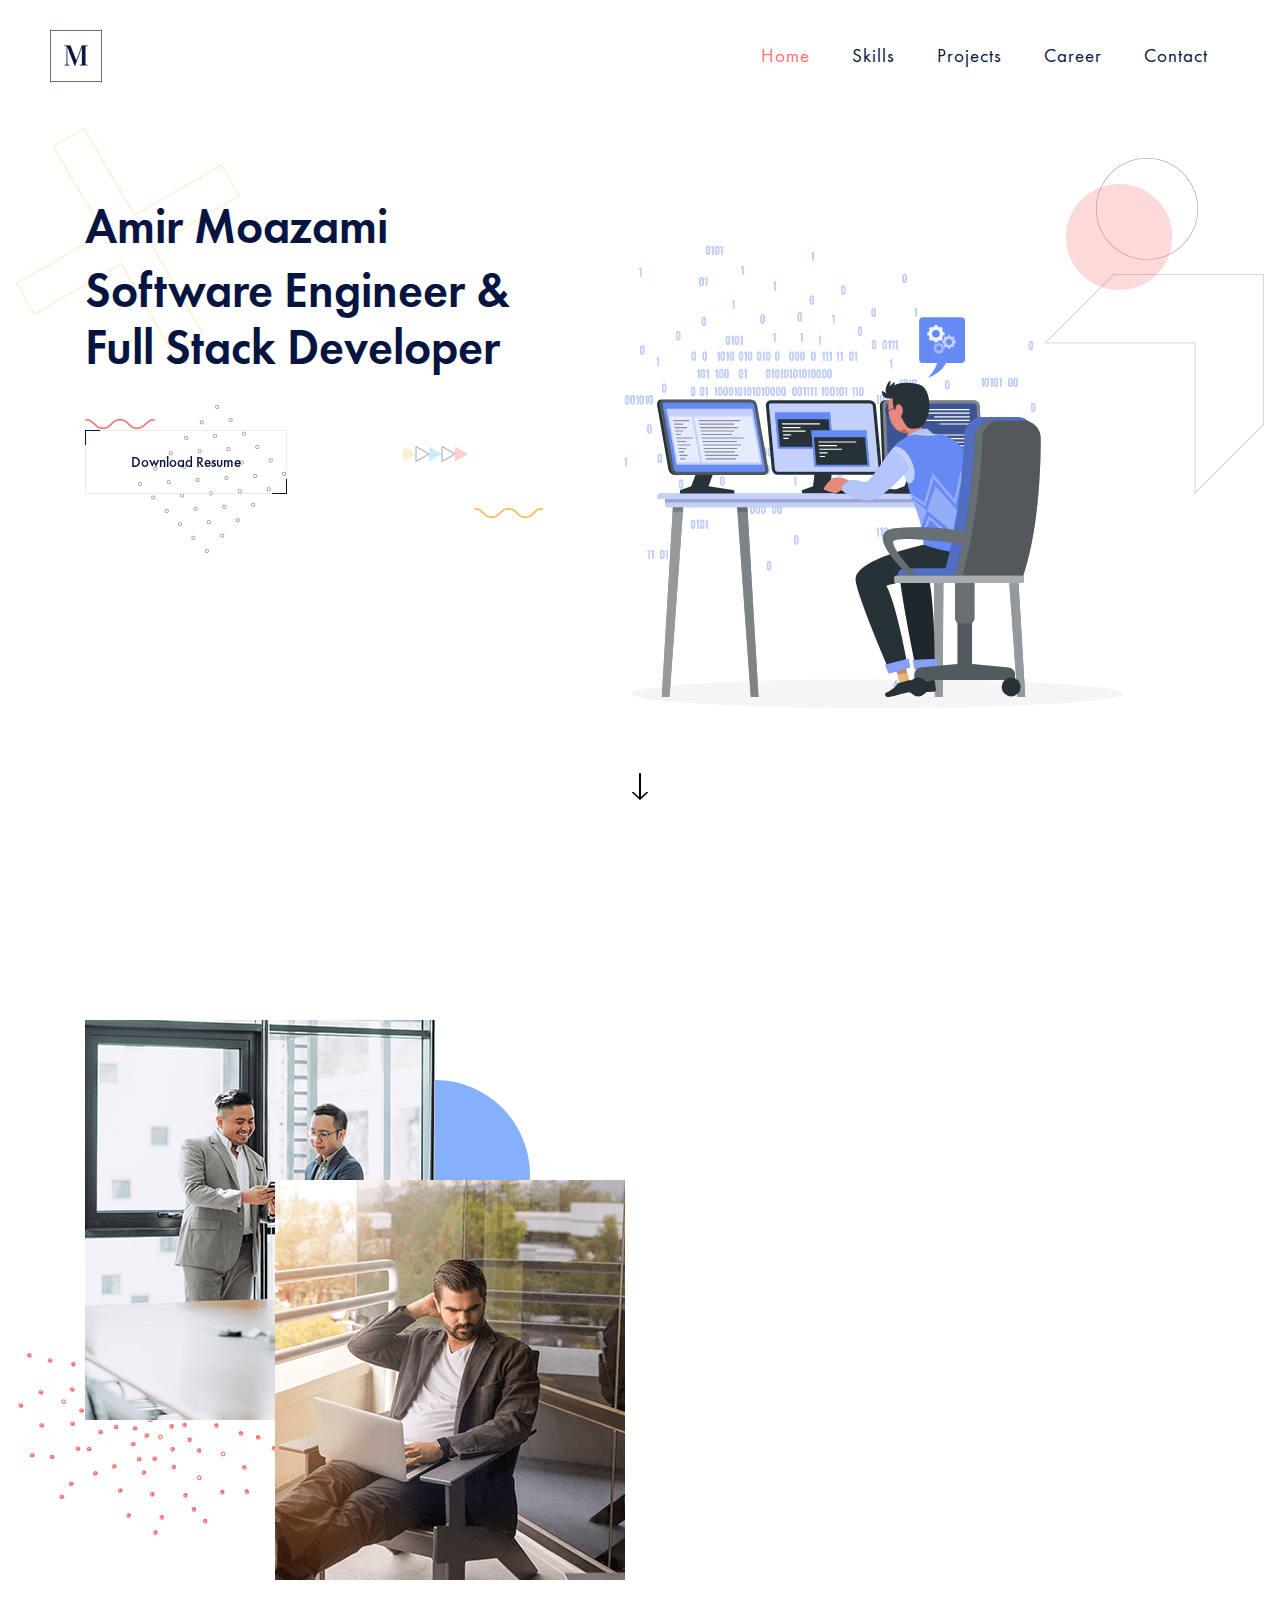
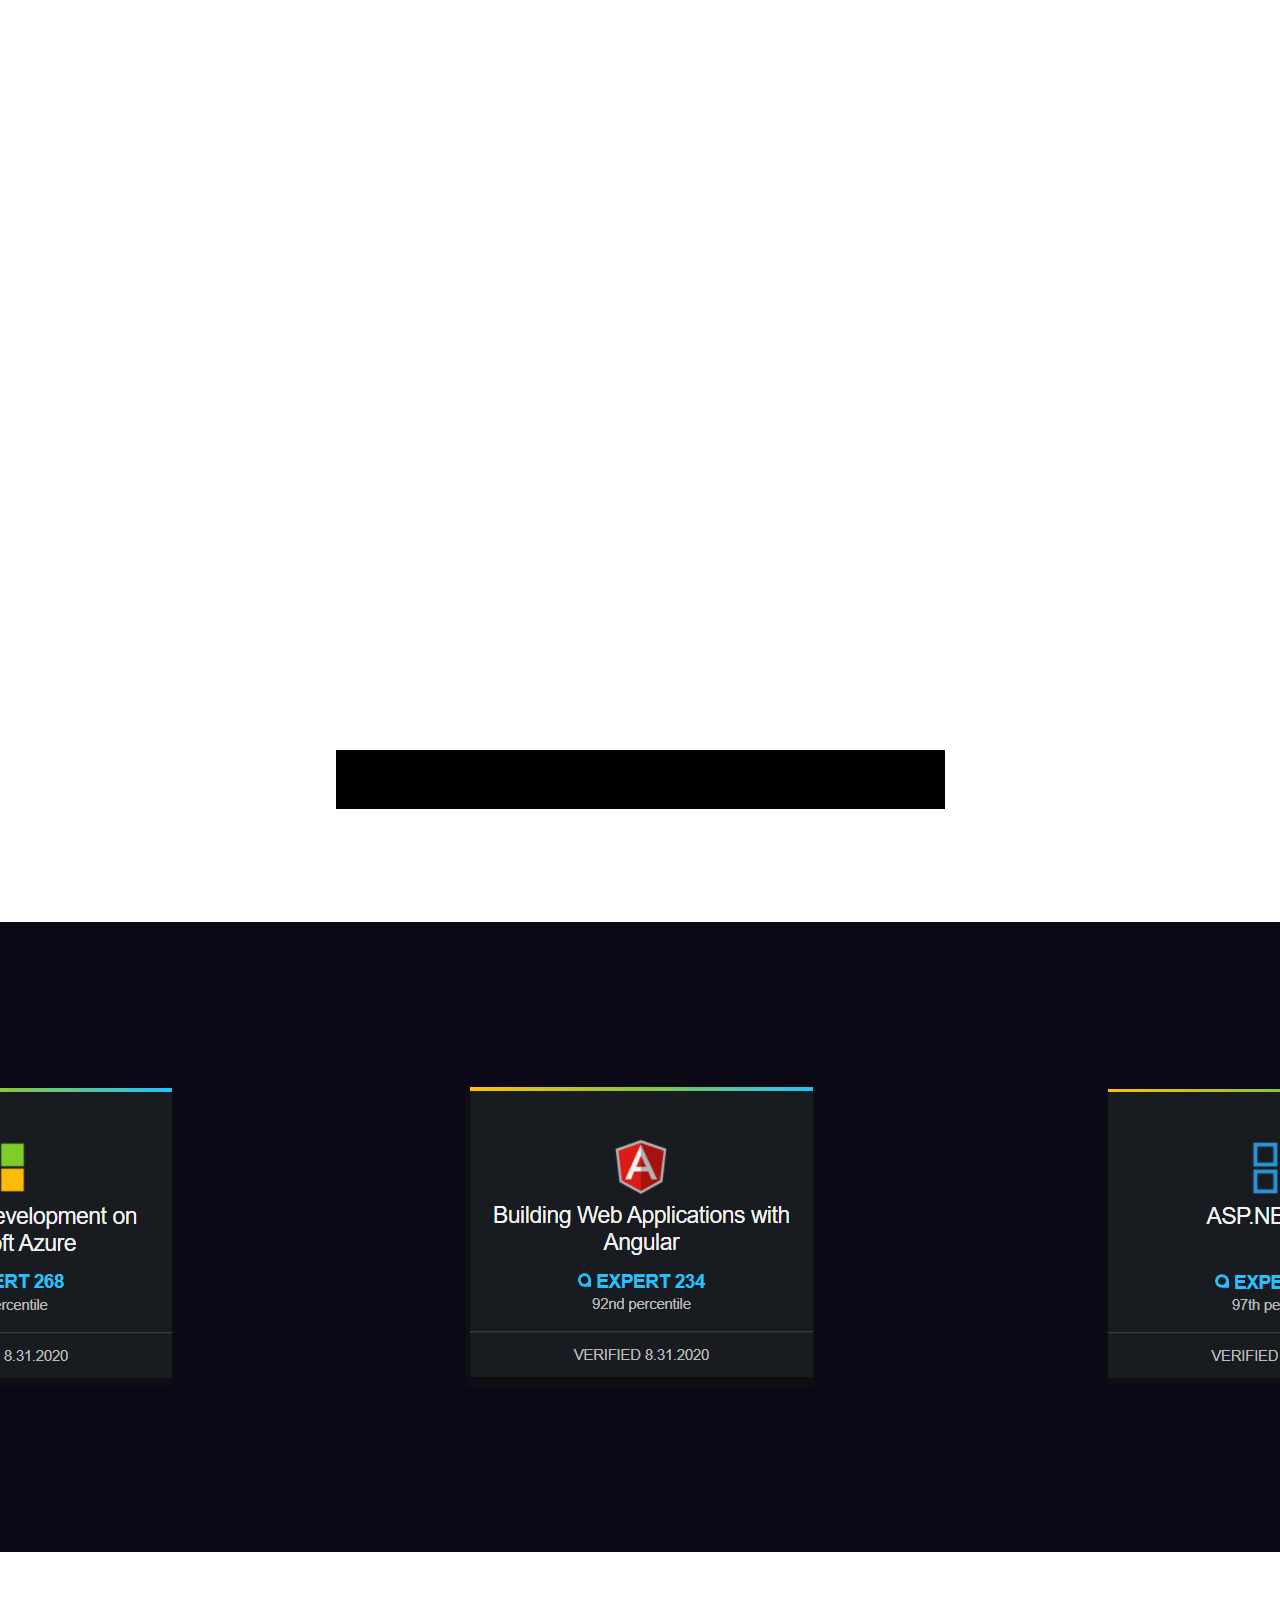
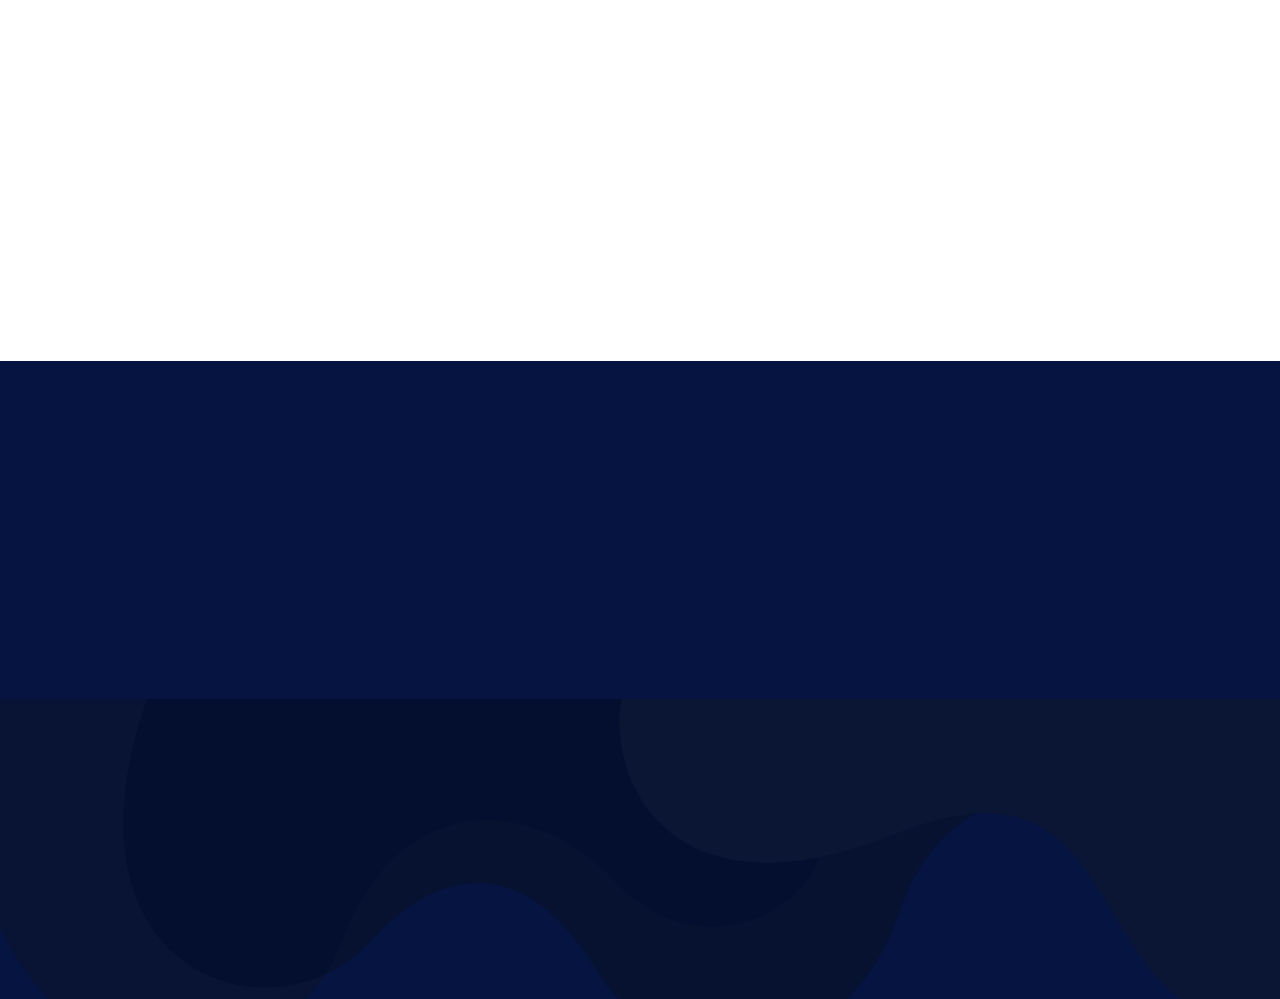
<file: index.html>
<!DOCTYPE html>
<html lang="zxx">
  <head>
    <!-- Required meta tags -->
    <meta charset="utf-8" />
    <meta
      name="viewport"
      content="width=device-width, initial-scale=1, shrink-to-fit=no"
    />
    <title>Amir Moazami</title>
     <link rel="icon" href="img/logo/M-dark.png" type="image/png" />
    <!-- Bootstrap CSS -->
    <link rel="stylesheet" href="css/bootstrap.min.css" />
    <!-- animate CSS -->
    <link rel="stylesheet" href="css/animate.css" />
    <!-- themify icon CSS -->
    <link rel="stylesheet" href="vendors/themify_icons/themify-icons.css" />
    <!-- owl carousel CSS -->
    <link rel="stylesheet" href="vendors/owl_carousel/css/owl.carousel.css" />
    <!-- swiper CSS -->
    <link rel="stylesheet" href="vendors/swiper/swiper.min.css" />
    <!-- flaticon CSS -->
    <link rel="stylesheet" href="vendors/icomoon/style.css" />
    <!-- flaticon CSS -->
    <link rel="stylesheet" href="vendors/flatIcon/flaticon.css" />
    <!-- fontawesome cdn -->
    <link
      rel="stylesheet"
      href="https://cdnjs.cloudflare.com/ajax/libs/font-awesome/6.0.0-beta2/css/all.min.css"
      integrity="sha512-YWzhKL2whUzgiheMoBFwW8CKV4qpHQAEuvilg9FAn5VJUDwKZZxkJNuGM4XkWuk94WCrrwslk8yWNGmY1EduTA=="
      crossorigin="anonymous"
      referrerpolicy="no-referrer"
    />
    <!-- style CSS -->
    <link rel="stylesheet" href="css/style.css" />
  </head>

  <body>
    <!-- preloader -->
    <div class="preloader-wrapper" id="preloader-wrapper">
      <div class="percentage-wrapper">
        <div class="loadbar-percent"></div>
        <div id="percent"></div>
      </div>
    </div>
    <!-- preloader end -->

    <!-- header part -->
    <header class="header_part classic_header right_align_header">
      <div class="container-fluid">
        <div class="row">
          <div class="col-lg-12">
            <nav
              class="
                navbar navbar-expand-lg
                justify-content-between
                align-items-center
              "
            >
              <a class="navbar-brand main_logo" href="index.html"
                ><img
                  src="img/logo/M-dark.png"
                  srcset="img/logo/M-dark.png"
                  alt="logo"
                />
              </a>
              <button
                class="navbar-toggler collapsed"
                type="button"
                data-toggle="collapse"
                data-target="#navbarNavDropdown"
                aria-controls="navbarNavDropdown"
                aria-expanded="false"
                aria-label="Toggle navigation"
              >
                <span class="icon-bar"></span>
                <span class="icon-bar"></span>
                <span class="icon-bar"></span>
              </button>

              <div
                class="collapse navbar-collapse justify-content-end"
                id="navbarNavDropdown"
              >
                <ul class="navbar-nav">
                  <li class="nav-item">
                    <a class="nav-link active" href="index.html"> Home </a>
                  </li>
                  <li class="nav-item">
                    <a class="nav-link" href="skills.html"> Skills </a>
                  </li>
                  <li class="nav-item">
                    <a class="nav-link" href="projects.html"> Projects </a>
                  </li>
                  <li class="nav-item">
                    <a class="nav-link" href="career.html"> Career </a>
                  </li>
                  <li class="nav-item">
                    <a class="nav-link" href="contact.html"> Contact </a>Me </a>
                  </li>
                </ul>
              </div>
            </nav>
          </div>
        </div>
      </div>
    </header>
    <!-- header part end -->

    <!-- portfolio list here -->
    <section class="profile_info style_1">
      <div class="container">
        <div class="row justify-content-center">
          <div class="col-lg-5">
            <div class="profile_info_iner">
              <div class="profile_info_iner">
                <h2 class="overlay_effect">
                  <span class="overlay_effect_in">Amir Moazami</span>
                </h2>
                <h2 class="overlay_effect">
                  <span class="overlay_effect_in"
                    >Software Engineer & Full Stack Developer</span
                  >
                </h2>
              </div>
              <div class="overlay_effect mt-5 d-inline-flex">
                <div class="overlay_effect_in">
                  <div class="border_animation">
                    <a href="./docs/Moazami_Amir_ATS.pdf" download="Amir Moazami Resume" class="cu_btn btn_2">Download Resume</a>
                  </div>
                </div>
              </div>

              <div class="profile_icon_1 wow zoomIn" data-wow-delay=".3s">
                <img
                  src="img/anmation_shape/animation_shape_1.png"
                  alt="#"
                  data-parallax='{"x": 100, "y": -50, "rotateZ":0}'
                />
              </div>
              <div class="profile_icon_2 wow fadeInDown" data-wow-delay=".3s">
                <img
                  src="img/anmation_shape/animation_shape_2.png"
                  alt="#"
                  data-parallax='{"x": 40, "y": 100, "rotateZ":0}'
                />
              </div>
              <div class="profile_icon_3 wow fadeInDown" data-wow-delay=".3s">
                <img
                  src="img/anmation_shape/animation_shape_3.png"
                  alt="#"
                  data-parallax='{"x": 100, "y": -150, "rotateZ":90}'
                />
              </div>
              <div class="profile_icon_4 wow fadeInUp" data-wow-delay=".3s">
                <img
                  src="img/anmation_shape/animation_shape_4.png"
                  alt="#"
                  data-parallax='{"x": 100, "y": 50, "rotateZ":0}'
                />
              </div>
              <div class="profile_icon_5 wow fadeInUp" data-wow-delay=".3s">
                <img
                  src="img/anmation_shape/animation_shape_5.png"
                  alt="#"
                  data-parallax='{"x": 100, "y": 50, "rotateZ":0}'
                />
              </div>
              <div class="profile_icon_6 wow fadeInUp" data-wow-delay=".3s">
                <img
                  src="img/anmation_shape/animation_shape_6.png"
                  alt="#"
                  data-parallax='{"x": 100, "y": 50, "rotateZ":0}'
                />
              </div>
              <div class="profile_icon_7 wow fadeInUp" data-wow-delay=".3s">
                <img
                  src="img/anmation_shape/animation_shape_7.png"
                  alt="#"
                  data-parallax='{"x": 200, "y": 0}'
                />
              </div>
            </div>
          </div>
          <div class="col-lg-7 order-sm-12">
            <img
              src="./img/home/Programmer-rafiki.svg"
              alt=""
              style="margin-top: -2rem"
            />
          </div>
        </div>
      </div>
      <div class="arrow_down bounce animated">
        <a href="#about" class="page-scroll"
          ><img src="img/anmation_shape/arrow_down.svg" alt="#"
        /></a>
      </div>
    </section>
    <!-- portfolio list end -->

    <!-- about part here -->
    <section class="about_section padding_top sp_font" id="about">
      <div class="container">
        <div class="row">
          <div class="col-sm-6 col-lg-6">
            <div class="img_section">
              <img
                src="img/about_img_1.png"
                alt="#"
                class="about_img_1 img-fluid"
                data-parallax='{"x": 0, "y": 30, "rotateZ":0}'
              />
              <img
                src="img/about_img_2.png"
                alt="#"
                class="about_img_2 img-fluid"
              />
              <img
                src="img/about_img_3.png"
                alt="#"
                class="about_img_3"
                data-parallax='{"x": 0, "y": -50, "rotateZ":0}'
              />
              <div class="round_shape_animation"></div>
            </div>
          </div>
          <div class="col-sm-6 col-lg-6">
            <div class="about_section_content">
              <h5 class="wow fadeInLeft" data-wow-delay=".3s">About Me</h5>
              <h2 class="wow fadeInLeft" data-wow-delay=".4s">
                Coding is my first Love
              </h2>
              <p class="wow fadeInLeft" data-wow-delay=".5s">
                I'm a Full-stack software engineer and certified Scrum Master with
                proven experience building advanced cloud-based applications to
                optimize efficiency, performance, and quality. Entrepreneurial
                and software architecture expertise. Lead cross-functional agile
                teams in establishing business objectives and delivering
                value-driven solutions via effective communication and
                interpersonal skills, time management, and attention to detail.
                Data Scientist with track record for saving costs and time
                through automation.
              </p>
              <a
                href="#"
                class="cu_btn animate_btn wow fadeInLeft"
                data-wow-delay=".6s"
                >Get in touch</a
              >
            </div>
          </div>
        </div>
      </div>
    </section>
    <!-- about part end -->

    <!-- portfolio list here -->
    <section
      class="portfolio_grid_style grid_style_1 overflow-hidden"
      id="portfolio_grid_style"
    >
      <div class="container-fluid no-gutters p-lg-0">
        <div class="row">
          <div class="col-lg-3 col-sm-6 wow fadeInDown" data-wow-delay=".3s">
            <a href="#" class="single_portfolio_part">
              <img src="./img/home/1.png" alt="#" class="img-fluid" />
              <div class="hover_content">
                <h4><span>Mobile Application Development</span></h4>
              </div>
            </a>
          </div>
          <div class="col-lg-3 col-sm-6 wow fadeInDown" data-wow-delay=".5s">
            <a href="#" class="single_portfolio_part">
              <img src="./img/home/2.png" alt="#" class="img-fluid" />
              <div class="hover_content">
                <h4><span>Backend & API Development</span></h4>
              </div>
            </a>
          </div>
          <div class="col-lg-3 col-sm-6 wow fadeInDown" data-wow-delay=".7s">
            <a href="#" class="single_portfolio_part">
              <img src="./img/home/3.png" alt="#" class="img-fluid" />
              <div class="hover_content">
                <h4><span>Frontend & Web Design</span></h4>
              </div>
            </a>
          </div>
          <div class="col-lg-3 col-sm-6 wow fadeInDown" data-wow-delay=".9s">
            <a href="#" class="single_portfolio_part">
              <img src="./img/home/4.png" alt="#" class="img-fluid" />
              <div class="hover_content">
                <h4><span>Machine Learning</span></h4>
              </div>
            </a>
          </div>
          <div class="col-lg-3 col-sm-6 wow fadeInDown" data-wow-delay=".3s">
            <a href="#" class="single_portfolio_part">
              <img src="./img/home/5.png" alt="#" class="img-fluid" />
              <div class="hover_content">
                <h4><span>DevOps</span></h4>
              </div>
            </a>
          </div>
          <div class="col-lg-3 col-sm-6 wow fadeInDown" data-wow-delay=".5s">
            <a href="#" class="single_portfolio_part">
              <img src="./img/home/6.png" alt="#" class="img-fluid" />
              <div class="hover_content">
                <h4><span>Data Analysis</span></h4>
              </div>
            </a>
          </div>
          <div class="col-lg-3 col-sm-6 wow fadeInDown" data-wow-delay=".7s">
            <a href="#" class="single_portfolio_part">
              <img src="./img/home/7.png" alt="#" class="img-fluid" />
              <div class="hover_content">
                <h4><span>Cloud</span></h4>
              </div>
            </a>
          </div>
          <div class="col-lg-3 col-sm-6 wow fadeInDown" data-wow-delay=".9s">
            <a href="#" class="single_portfolio_part">
              <img src="./img/home/8.png" alt="#" class="img-fluid" />
              <div class="hover_content">
                <h4><span>CI / CD Pipeline Design</span></h4>
              </div>
            </a>
          </div>
        </div>
      </div>
    </section>
    <!-- portfolio list end -->


    <section class='my-5'>
      <div class="container">
        <div class="row justify-content-center">
          <div class="col-sm-10">
            <div class="section_tittle wrapper">
              <h2 class="overlay_effect">
                <span class="overlay_effect_in">Check out my Plural Sight results</span>
              </h2>
            </div>
          </div>
        </div>
      </div>
    </section>
  <!-- banner part here -->
  <section class="center_portfolio_img" id="center_portfolio_img">
    <div class="container-fluid no-gutters">
        <div class="row">
            <div class="col-lg-12 p-0">
                <div class="swiper-container">
                    <div class="swiper-wrapper">
                        <div class="swiper-slide single_portfolio_slider tittle_slide_effect">
                            <a href="https://app.pluralsight.com/profile/amir-moazami" target="_blank" rel="noopener noreferrer"><img src="./img/home/angular-plural.PNG" alt=""></a>
                        </div>
                        <div class="swiper-slide single_portfolio_slider tittle_slide_effect">
                          <a href="https://app.pluralsight.com/profile/amir-moazami" target="_blank" rel="noopener noreferrer"><img src="./img/home/asp-plural.PNG" alt=""></a>
                      </div>
                      <div class="swiper-slide single_portfolio_slider tittle_slide_effect">
                        <a href="https://app.pluralsight.com/profile/amir-moazami" target="_blank" rel="noopener noreferrer"><img src="./img/home/python-plural.PNG" alt=""></a>
                    </div>
                        <div class="swiper-slide single_portfolio_slider tittle_slide_effect">
                          <a href="https://app.pluralsight.com/profile/amir-moazami" target="_blank" rel="noopener noreferrer"><img src="./img/home/ansible-plural.PNG" alt=""></a>
                      </div>
                      <div class="swiper-slide single_portfolio_slider tittle_slide_effect">
                        <a href="https://app.pluralsight.com/profile/amir-moazami" target="_blank" rel="noopener noreferrer"><img src="./img/home/typescript-plural.PNG" alt=""></a>
                    </div>
                    <div class="swiper-slide single_portfolio_slider tittle_slide_effect">
                      <a href="https://app.pluralsight.com/profile/amir-moazami" target="_blank" rel="noopener noreferrer"><img src="./img/home/azure-plural.PNG" alt=""></a>
                  </div>
                    </div>
                </div>
            </div>
        </div>
    </div>
    <div class="swiper_next"></div>
    <div class="swiper_prev"></div>
</section>
<!-- banner part end -->

  <!-- testimonial part end -->

    <!-- language list section part here -->
    <section class="client_list_section client_lis_grid">
      <div class="container">
        <div class="row justify-content-center">
          <div class="col-sm-10">
            <div class="section_tittle wrapper">
              <h2 class="overlay_effect">
                <span class="overlay_effect_in">Languages that I Speak </span>
              </h2>
            </div>
          </div>
        </div>
        <div
          class="row justify-content-center wow fadeInDown"
          data-wow-delay=".7s"
        >
          <div class="col-lg-12">
            <div class="client_logo logo_carousel owl-carousel">
              <div class="single_client_logo">
                <img src="./img/home/typescript.png" alt="#" />
              </div>
              <div class="single_client_logo">
                <img src="./img/home/scrum.png" alt="#" />
              </div>
              <div class="single_client_logo">
                <img src="./img/home/python.png" alt="#" />
              </div>
              <div class="single_client_logo">
                <img src="./img/home/tensorflow.png" alt="#" />
              </div>
              <div class="single_client_logo">
                <img src="./img/home/react.png" alt="#" />
              </div>
            </div>
          </div>
        </div>
      </div>
    </section>
    <!-- language list section part end -->

    <!-- contact section part here -->
    <section class="hire_section client_lis_grid bark_bg">
      <div class="container">
        <div class="row justify-content-center">
          <div class="col-sm-10">
            <div class="hire_section_content">
              <h2 class="overlay_effect text-white">
                <span class="overlay_effect_in"
                  >Simple Code is the soul of efficiency</span
                >
              </h2>
            </div>
          </div>
        </div>
      </div>
      <div class="hire_shape_1 wow fadeInUp" data-wow-delay=".3s">
        <img
          src="img/img_list/4.png"
          alt="#"
          data-parallax='{"x": 0, "y": -150, "rotateZ":0}'
        />
      </div>
      <div class="hire_shape_2 wow fadeInUp" data-wow-delay=".3s">
        <img
          src="img/img_list/5.png"
          alt="#"
          data-parallax='{"x": 0, "y": -150, "rotateZ":0}'
        />
      </div>
    </section>
    <!-- contact section part end -->



    <!-- footer part here -->
    <footer class="footer_section footer_style_2">
      <div class="container">
        <div class="row justify-content-between">
          <div class="col-lg-3 col-sm-6 wow fadeInDown" data-wow-delay=".3s">
            <div class="single_footer_widget">
              <a href="index.html"
                ><img
                  src="img/logo/M-white.png"
                  srcset="img/logo/M-white.png"
                  alt="#"
              /></a>
              <p>
                Full-stack software engineer and certified Scrum Master
              </p>
            </div>
          </div>
          <div class="col-lg-3 col-sm-6 wow fadeInDown" data-wow-delay=".4s">
            <div class="single_footer_widget footer_nav text-lg-right">
              <h4>Contact Info <img src="img/icon/sent.svg" alt="#" /></h4>
              <ul>
                <li><a href="contact.html">Email: amirebrahim.m@gmail.com</a></li>
                
              </ul>
            </div>
          </div>
          <div class="col-lg-2 col-sm-6 wow fadeInDown" data-wow-delay=".5s">
            <div class="single_footer_widget footer_nav text-lg-right">
              <h4>Location <img src="img/icon/location_icon.svg" alt="#" /></h4>
              <ul>
                <li>Pleasant Hill</li>
                <li>CA 94523</li>
              </ul>
            </div>
          </div>
          <div class="col-lg-2 col-sm-6 wow fadeInDown" data-wow-delay=".6s">
            <div class="single_footer_widget footer_nav text-lg-right">
              <h4>On Socials <img src="img/icon/social_icon.png" alt="#" /></h4>
              <ul>
                <li><a href="https://www.linkedin.com/in/moazamis/" target="_blank" >LinkedIn</a></li>
              </ul>
            </div>
          </div>
          
        </div>
      </div>
    </footer>
     <!-- footer end -->


    <!-- jquery slim -->
    <script src="js/jquery-3.5.1.min.js"></script>
    <!-- popper js -->
    <script src="js/popper.min.js"></script>
    <!-- bootstarp js -->
    <script src="js/bootstrap.min.js"></script>
    <!-- easing js -->
    <script src="js/jquery.easing.min.js"></script>
    <!-- owl carousel js -->
    <script src="vendors/swiper/swiper.min.js"></script>
    <!-- owl carousel js -->
    <script src="vendors/owl_carousel/js/owl.carousel.min.js"></script>
    <!-- parallax js -->
    <script src="vendors/parallax/jquery.parallax-scroll.js"></script>
    <script src="vendors/parallax/breadctumb_parallax.js"></script>
    <!-- isotope js -->
    <script src="vendors/isotop/isotope.pkgd.js"></script>
    <!-- magnify js -->
    <script src="vendors/magnify_popup/jquery.magnific-popup.js"></script>
    <!-- wow js -->
    <script src="vendors/wow/wow.min.js"></script>
    <!-- powertip js -->
    <script src="vendors/powertip/jquery.powertip.js"></script>
    <!-- imagesloaded js -->
    <script src="vendors/imagesloaded/imagesloaded.pkgd.min.js"></script>
    <!-- custom js -->
    <script src="js/custom.js"></script>
  </body>
</html>
</file>
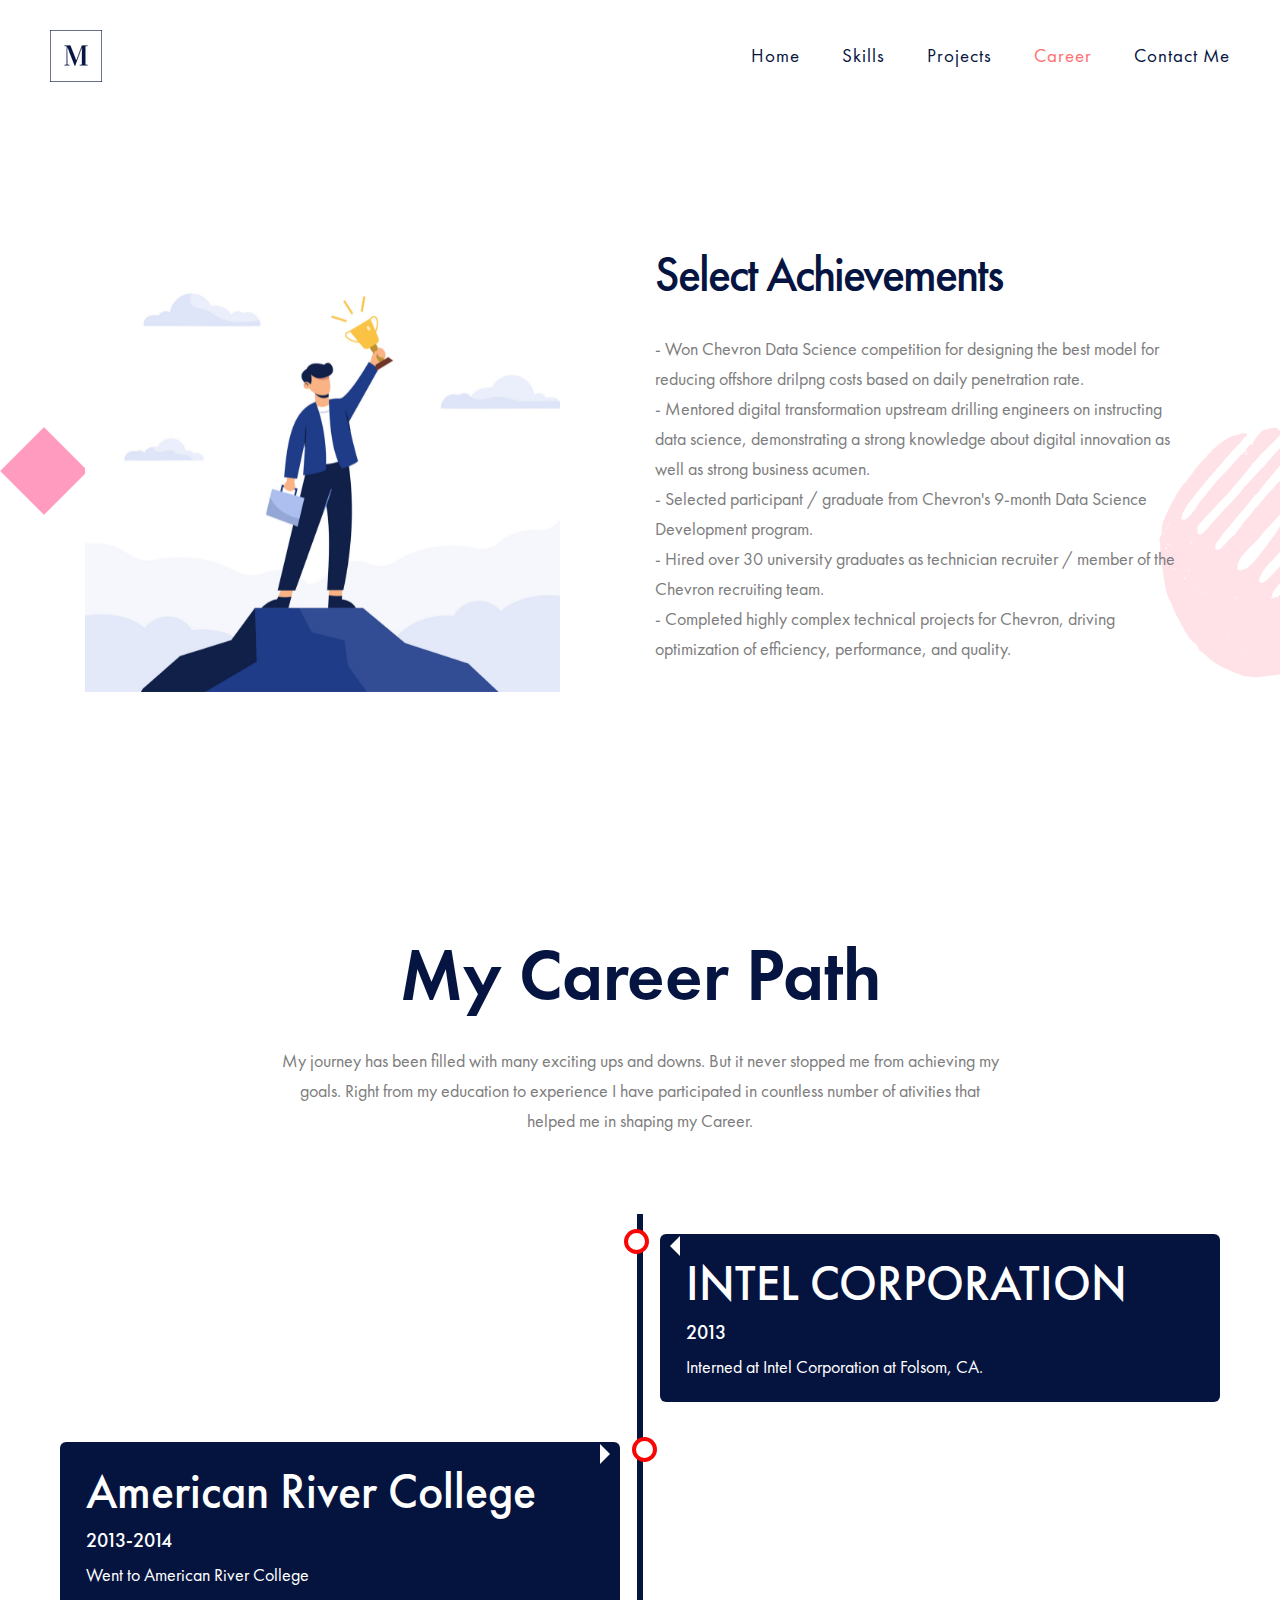
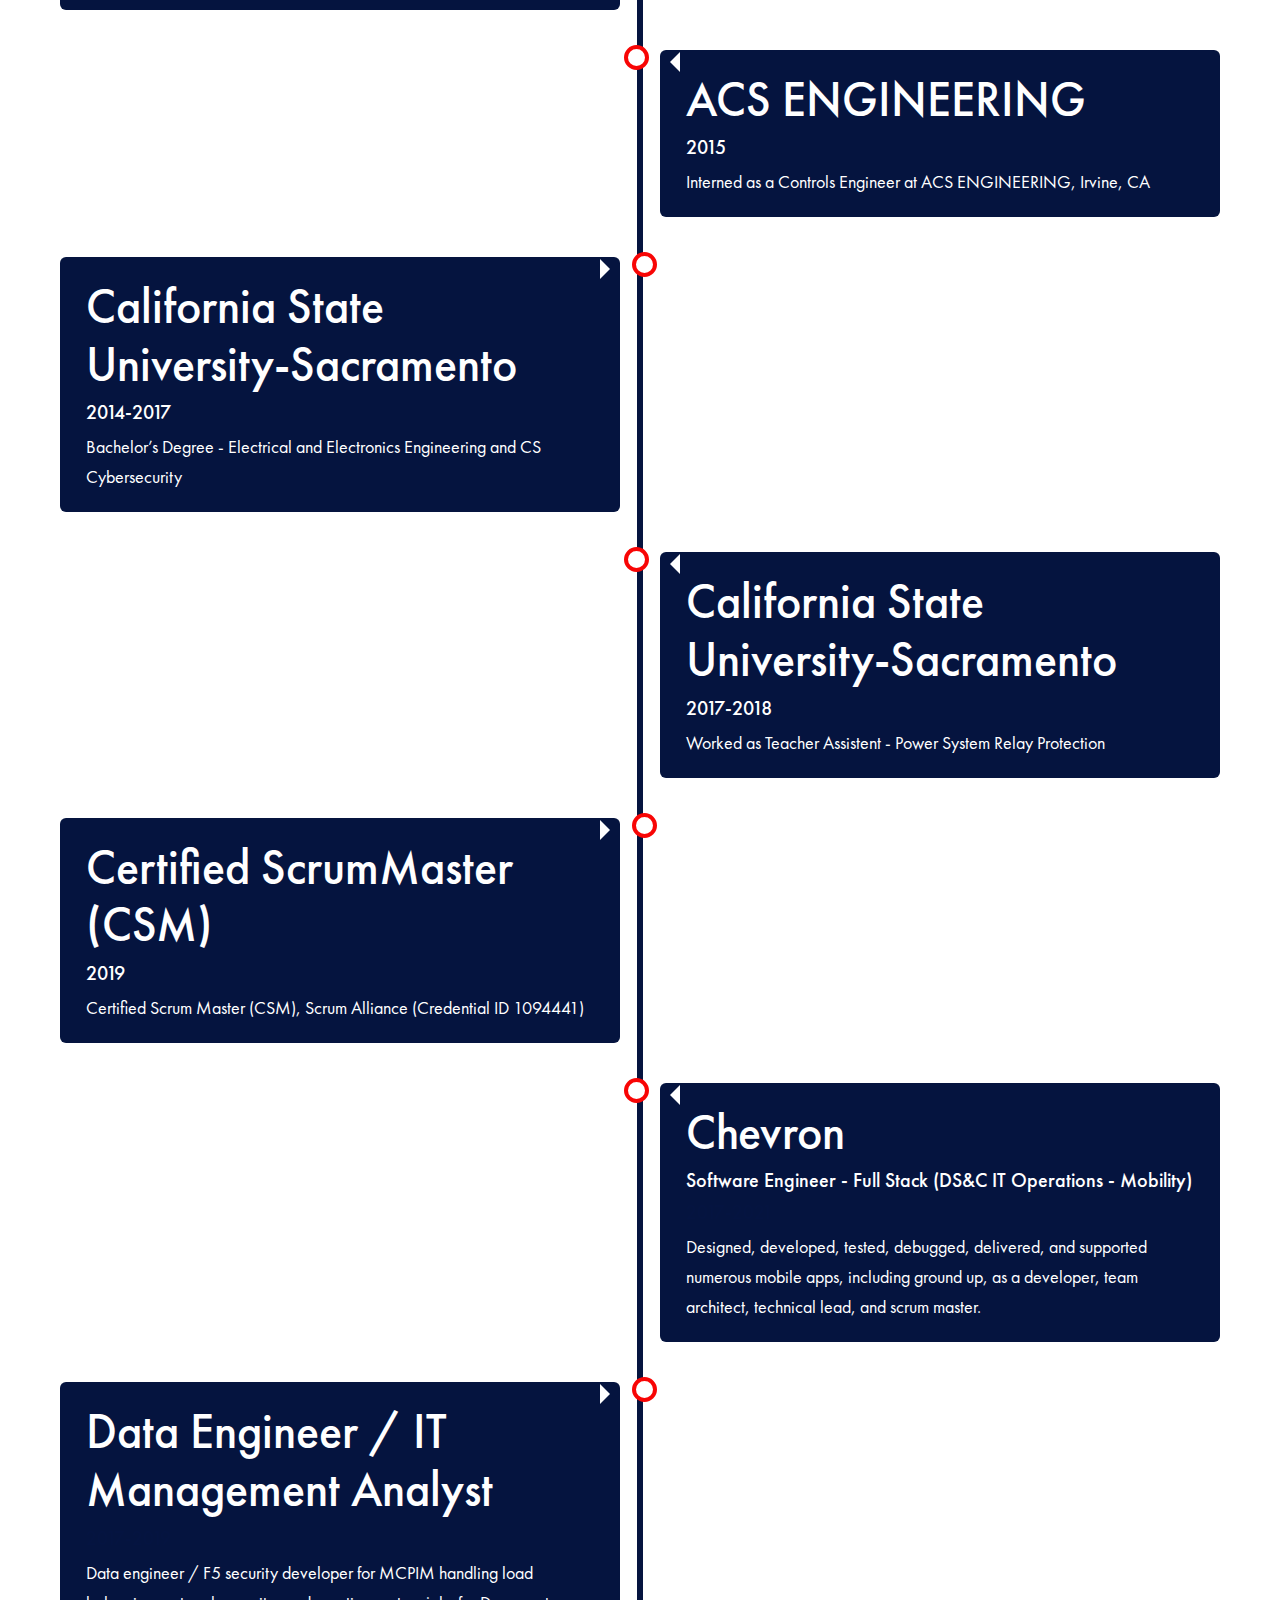
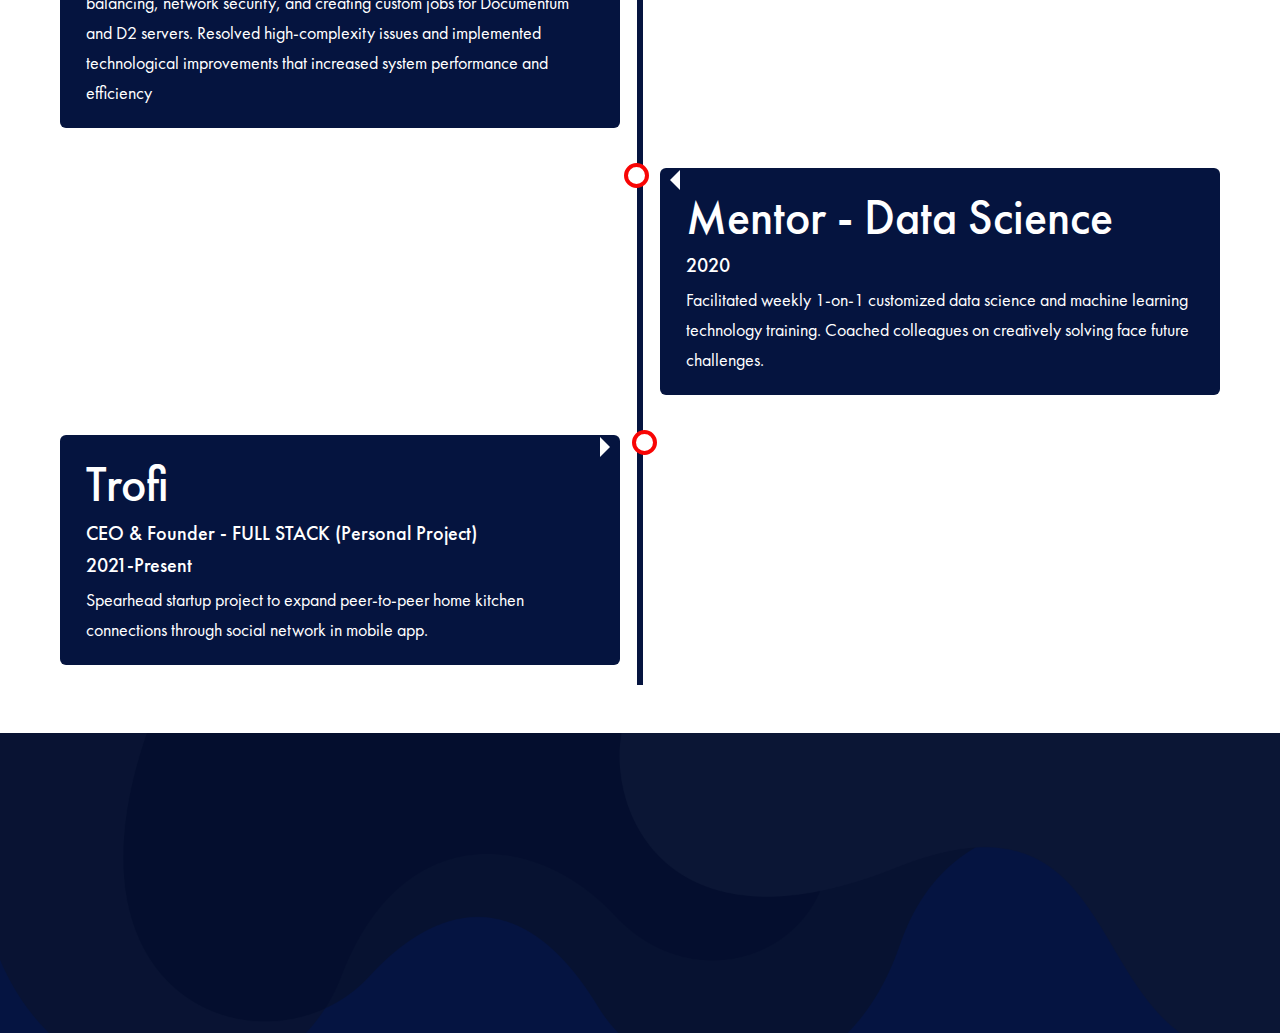
<file: career.html>
<!DOCTYPE html>
<html lang="zxx">
  <head>
    <!-- Required meta tags -->
    <meta charset="utf-8" />
    <meta
      name="viewport"
      content="width=device-width, initial-scale=1, shrink-to-fit=no"
    />
    <title>Amir Moazami</title>
     <link rel="icon" href="img/logo/M-dark.png" type="image/png" />
    <!-- Bootstrap CSS -->
    <link rel="stylesheet" href="css/bootstrap.min.css" />
    <!-- animate CSS -->
    <link rel="stylesheet" href="css/animate.css" />
    <!-- themify icon CSS -->
    <link rel="stylesheet" href="vendors/themify_icons/themify-icons.css" />
    <!-- owl carousel CSS -->
    <link rel="stylesheet" href="vendors/owl_carousel/css/owl.carousel.css" />
    <!-- flaticon CSS -->
    <link rel="stylesheet" href="vendors/flatIcon/flaticon.css" />
    <!-- fontawesome cdn -->
    <link
      rel="stylesheet"
      href="https://cdnjs.cloudflare.com/ajax/libs/font-awesome/6.0.0-beta2/css/all.min.css"
      integrity="sha512-YWzhKL2whUzgiheMoBFwW8CKV4qpHQAEuvilg9FAn5VJUDwKZZxkJNuGM4XkWuk94WCrrwslk8yWNGmY1EduTA=="
      crossorigin="anonymous"
      referrerpolicy="no-referrer"
    />
    <!-- style CSS -->
    <link rel="stylesheet" href="css/style.css" />
  </head>

  <body>
    <!-- preloader -->
    <div class="preloader-wrapper" id="preloader-wrapper">
      <div class="percentage-wrapper">
        <div class="loadbar-percent"></div>
        <div id="percent"></div>
      </div>
    </div>
    <!-- preloader end -->

    <!-- header part -->
    <header class="header_part classic_header right_align_header">
      <div class="container-fluid">
        <div class="row">
          <div class="col-lg-12">
            <nav
              class="
                navbar navbar-expand-lg
                justify-content-between
                align-items-center
              "
            >
              <a class="navbar-brand main_logo" href="index.html"
                ><img
                  src="img/logo/M-dark.png"
                  srcset="img/logo/M-dark.png"
                  alt="logo"
                />
              </a>
              <button
                class="navbar-toggler collapsed"
                type="button"
                data-toggle="collapse"
                data-target="#navbarNavDropdown"
                aria-controls="navbarNavDropdown"
                aria-expanded="false"
                aria-label="Toggle navigation"
              >
                <span class="icon-bar"></span>
                <span class="icon-bar"></span>
                <span class="icon-bar"></span>
              </button>

              <div
                class="collapse navbar-collapse justify-content-end"
                id="navbarNavDropdown"
              >
                <ul class="navbar-nav">
                  <li class="nav-item">
                    <a class="nav-link" href="index.html"> Home </a>
                  </li>
                  <li class="nav-item">
                    <a class="nav-link" href="skills.html"> Skills </a>
                  </li>
                  <li class="nav-item">
                    <a class="nav-link" href="projects.html"> Projects </a>
                  </li>
                  <li class="nav-item">
                    <a class="nav-link active" href="career.html"> Career </a>
                  </li>
                  <li class="nav-item">
                    <a class="nav-link" href="contact.html"> Contact Me </a>
                  </li>
                </ul>
              </div>
            </nav>
          </div>
        </div>
      </div>
    </header>
    <!-- header part end -->
    <!-- about part here -->
    <section class="about_me_section sec_padding">
      <div class="container">
        <div class="row align-items-center">
          <div class="col-sm-6">
            <div class="img_section wow fadeInLeft" data-wow-delay=".4s">
              <img
                src="./img/career/achievements-amir.png"
                alt="#"
                class="img-fluid"
              />
            </div>
          </div>
          <div class="col-sm-6">
            <div class="about_section_content">
              <h2 class="wow fadeInRight" data-wow-delay=".3s">
                Select Achievements
              </h2>
              <p class="wow fadeInRight" data-wow-delay=".5s">
                  <p>- Won Chevron Data Science competition for designing the best model for reducing offshore drilpng costs based on daily
                    penetration rate.</p>
                  <p>- Mentored digital transformation upstream drilling engineers on instructing data science, demonstrating a strong knowledge
                    about digital innovation as well as strong business acumen.</p>
                  <p>- Selected participant / graduate from Chevron's 9-month Data Science Development program.</p>
                  <p>- Hired over 30 university graduates as technician recruiter / member of the Chevron recruiting team.</p>
                  <p>- Completed highly complex technical projects for Chevron, driving optimization of efficiency, performance, and quality.</p>
              </p>
            </div>
          </div>
        </div>
      </div>
      <div class="dark_shape_1 wow fadeInLeft" data-wow-delay=".5s">
        <img
          src="img/icon/testimonial_icon_3.png"
          alt="#"
          data-parallax='{"x": 0, "y": -100}'
        />
      </div>
      <div class="dark_shape_2 wow fadeInRight" data-wow-delay=".5s">
        <img
          src="img/shape_1.png"
          alt="#"
          data-parallax='{"x": 0, "y": -150}'
        />
      </div>
    </section>
    <!-- about part end -->

    <!-- portfolio content part -->
    <section class="portfolio_details_content style_1 padding_top">
      <div class="container">
        <div class="row justify-content-center">
          <div class="col-lg-8">
            <div class="portfolio_content_iner">
              <h3>My Career Path</h3>
              <p>
                My journey has been filled with many exciting ups and downs. But
                it never stopped me from achieving my goals. Right from my
                education to experience I have participated in countless number
                of ativities that helped me in shaping my Career.
              </p>
            </div>
          </div>
        </div>
      </div>
      <div class="portfolio_details_shape" data-parallax='{"x": 0, "y": 50}'>
        <img
          src="img/icon/testimonial_icon_3.png"
          alt="#"
          class="wow fadeInRight"
          data-wow-delay=".3s"
        />
      </div>
    </section>
    <!-- portfolio content part end -->

    <!-- Timeline start -->
    <section id="timeline" class="my-5">
      <div class="timeline">
        <div class="contain righty">
          <div class="content">
            <h2 class="white">INTEL CORPORATION</h2>
            <h5 class="white">2013</h5>
            <p class="white">Interned at Intel Corporation at Folsom, CA.</p>
          </div>
        </div>
        <div class="contain lefty">
          <div class="content">
            <h2 class="white">American River College</h2>
            <h5 class="white">2013-2014</h5>
            <p class="white">Went to American River College</p>
          </div>
        </div>
        <div class="contain righty">
          <div class="content">
            <h2 class="white">ACS ENGINEERING</h2>
            <h5 class="white">2015</h5>
            <p class="white">
              Interned as a Controls Engineer at ACS ENGINEERING, Irvine, CA
            </p>
          </div>
        </div>
        <div class="contain lefty">
          <div class="content">
            <h2 class="white">California State University-Sacramento</h2>
            <h5 class="white">2014-2017</h5>
            <p class="white">
              Bachelor’s Degree - Electrical and Electronics Engineering and CS
              Cybersecurity
            </p>
          </div>
        </div>
        <div class="contain righty">
          <div class="content">
            <h2 class="white">California State University-Sacramento</h2>
            <h5 class="white">2017-2018</h5>
            <p class="white">Worked as Teacher Assistent - Power System Relay Protection</p>
          </div>
        </div>
        <div class="contain lefty">
          <div class="content">
            <h2 class="white">Certified ScrumMaster (CSM)</h2>
            <h5 class="white">2019</h5>
            <p class="white">
              Certified Scrum Master (CSM), Scrum Alliance (Credential ID
              1094441)
            </p>
          </div>
        </div>
        <div class="contain righty">
          <div class="content">
            <h2 class="white">Chevron</h2>
            <h5 class="white">
              Software Engineer - Full Stack (DS&C IT Operations - Mobility)
            </h5>
            <h5>2017-2021</h5>
            <p class="white">
              Designed, developed, tested, debugged, delivered, and supported
              numerous mobile apps, including ground up, as a developer, team
              architect, technical lead, and scrum master.
            </p>
          </div>
        </div>
        <div class="contain lefty">
          <div class="content">
            <h2 class="white">Data Engineer / IT Management Analyst</h2>
            <h5>2017-2019</h5>
            <p class="white">
              Data engineer / F5 security developer for MCPIM handling load
              balancing, network security, and creating custom jobs for
              Documentum and D2 servers. Resolved high-complexity issues and
              implemented technological improvements that increased system
              performance and efficiency
            </p>
          </div>
        </div>
        <div class="contain righty">
          <div class="content">
            <h2 class="white">Mentor - Data Science</h2>
            <h5 class="white">2020</h5>
            <p class="white">
              Facilitated weekly 1-on-1 customized data science and machine
              learning technology training. Coached colleagues on creatively
              solving face future challenges.
            </p>
          </div>
        </div>
        <div class="contain lefty">
          <div class="content">
            <h2 class="white">Trofi</h2>
            <h5 class="white">CEO & Founder - FULL STACK (Personal Project)</h5>
            <h5 class="white">2021-Present</h5>
            <p class="white">
              Spearhead startup project to expand peer-to-peer home kitchen
              connections through social network in mobile app.
            </p>
          </div>
        </div>
      </div>
    </section>
    <!-- Timeline end -->
    <!-- footer part here -->
    <footer class="footer_section footer_style_2">
      <div class="container">
        <div class="row justify-content-between">
          <div class="col-lg-3 col-sm-6 wow fadeInDown" data-wow-delay=".3s">
            <div class="single_footer_widget">
              <a href="index.html"
                ><img
                  src="img/logo/M-white.png"
                  srcset="img/logo/M-white.png"
                  alt="#"
              /></a>
              <p>Full-stack software engineer and certified Scrum Master</p>
            </div>
          </div>
          <div class="col-lg-3 col-sm-6 wow fadeInDown" data-wow-delay=".4s">
            <div class="single_footer_widget footer_nav text-lg-right">
              <h4>Contact Info <img src="img/icon/sent.svg" alt="#" /></h4>
              <ul>
                <li><a href="contact.html">Email: amirebrahim.m@gmail.com</a></li>
                
              </ul>
            </div>
          </div>
          <div class="col-lg-2 col-sm-6 wow fadeInDown" data-wow-delay=".5s">
            <div class="single_footer_widget footer_nav text-lg-right">
              <h4>Location <img src="img/icon/location_icon.svg" alt="#" /></h4>
              <ul>
                <li>Pleasant Hill</li>
                <li>CA 94523</li>
              </ul>
            </div>
          </div>
          <div class="col-lg-2 col-sm-6 wow fadeInDown" data-wow-delay=".6s">
            <div class="single_footer_widget footer_nav text-lg-right">
              <h4>On Socials <img src="img/icon/social_icon.png" alt="#" /></h4>
              <ul>
                <li>
                  <a href="https://www.linkedin.com/in/moazamis/" target="_blank"
                    >LinkedIn</a
                  >
                </li>
              </ul>
            </div>
          </div>
          
        </div>
      </div>
    </footer>
    <!-- footer end -->

    <!-- jquery slim -->
    <script src="js/jquery-3.5.1.min.js"></script>
    <!-- popper js -->
    <script src="js/popper.min.js"></script>
    <!-- bootstarp js -->
    <script src="js/bootstrap.min.js"></script>
    <!-- easing js -->
    <script src="js/jquery.easing.min.js"></script>
    <!-- owl carousel js -->
    <script src="vendors/owl_carousel/js/owl.carousel.min.js"></script>
    <!-- parallax js -->
    <script src="vendors/parallax/jquery.parallax-scroll.js"></script>
    <script src="vendors/parallax/breadctumb_parallax.js"></script>
    <!-- isotope js -->
    <script src="vendors/isotop/isotope.pkgd.js"></script>
    <!-- magnify js -->
    <script src="vendors/magnify_popup/jquery.magnific-popup.js"></script>
    <!-- wow js -->
    <script src="vendors/wow/wow.min.js"></script>
    <!-- powertip js -->
    <script src="vendors/powertip/jquery.powertip.js"></script>
    <!-- imagesloaded js -->
    <script src="vendors/imagesloaded/imagesloaded.pkgd.min.js"></script>
    <!-- custom js -->
    <script src="js/custom.js"></script>
  </body>
</html>
</file>
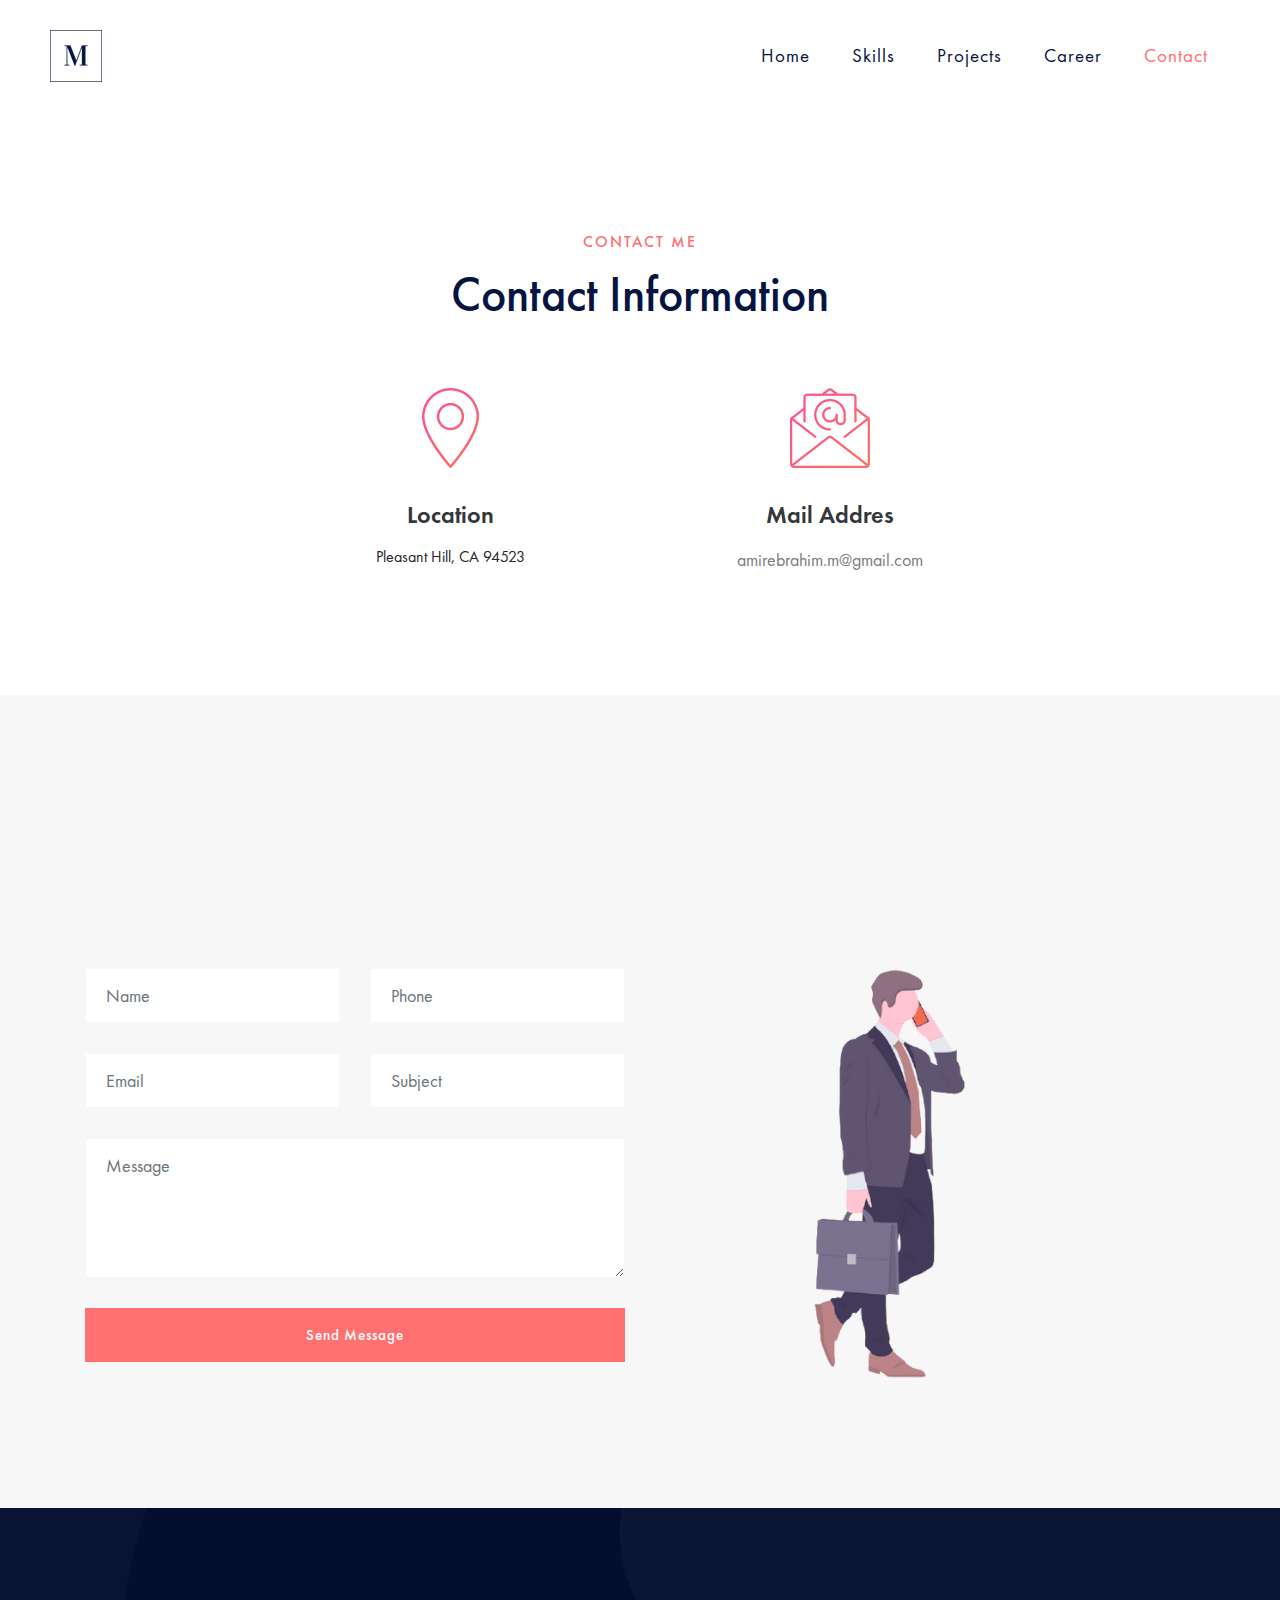
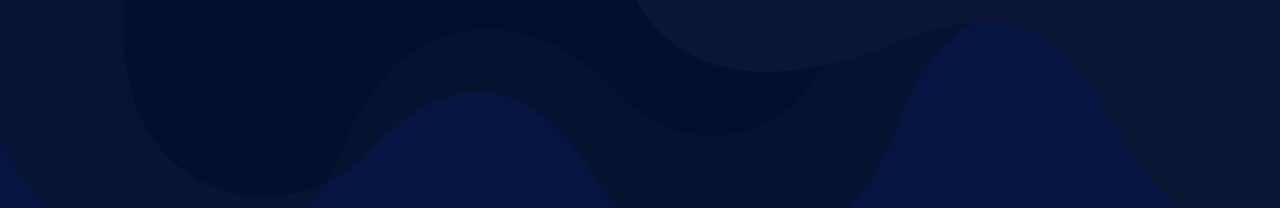
<file: contact.html>
<!DOCTYPE html>
<html lang="zxx">
  <head>
    <!-- Required meta tags -->
    <meta charset="utf-8" />
    <meta
      name="viewport"
      content="width=device-width, initial-scale=1, shrink-to-fit=no"
    />
    <title>Amir Moazami</title>
     <link rel="icon" href="img/logo/M-dark.png" type="image/png" />
    <!-- Bootstrap CSS -->
    <link rel="stylesheet" href="css/bootstrap.min.css" />
    <!-- animate CSS -->
    <link rel="stylesheet" href="css/animate.css" />
    <!-- themify icon CSS -->
    <link rel="stylesheet" href="vendors/themify_icons/themify-icons.css" />
    <!-- owl carousel CSS -->
    <link rel="stylesheet" href="vendors/owl_carousel/css/owl.carousel.css" />
    <!-- flaticon CSS -->
    <link rel="stylesheet" href="vendors/flatIcon/flaticon.css" />
    <!-- fontawesome cdn -->
    <link
      rel="stylesheet"
      href="https://cdnjs.cloudflare.com/ajax/libs/font-awesome/6.0.0-beta2/css/all.min.css"
      integrity="sha512-YWzhKL2whUzgiheMoBFwW8CKV4qpHQAEuvilg9FAn5VJUDwKZZxkJNuGM4XkWuk94WCrrwslk8yWNGmY1EduTA=="
      crossorigin="anonymous"
      referrerpolicy="no-referrer"
    />
    <!-- style CSS -->
    <link rel="stylesheet" href="css/style.css" />
  </head>

  <body>
    <!-- preloader -->
    <div class="preloader-wrapper" id="preloader-wrapper">
      <div class="percentage-wrapper">
        <div class="loadbar-percent"></div>
        <div id="percent"></div>
      </div>
    </div>
    <!-- preloader end -->

    <!-- header part -->
    <header class="header_part classic_header right_align_header">
      <div class="container-fluid">
        <div class="row">
          <div class="col-lg-12">
            <nav
              class="
                navbar navbar-expand-lg
                justify-content-between
                align-items-center
              "
            >
              <a class="navbar-brand main_logo" href="index.html"
                ><img
                  src="img/logo/M-dark.png"
                  srcset="img/logo/M-dark.png"
                  alt="logo"
                />
              </a>
              <button
                class="navbar-toggler collapsed"
                type="button"
                data-toggle="collapse"
                data-target="#navbarNavDropdown"
                aria-controls="navbarNavDropdown"
                aria-expanded="false"
                aria-label="Toggle navigation"
              >
                <span class="icon-bar"></span>
                <span class="icon-bar"></span>
                <span class="icon-bar"></span>
              </button>

              <div
                class="collapse navbar-collapse justify-content-end"
                id="navbarNavDropdown"
              >
                <ul class="navbar-nav">
                  <li class="nav-item">
                    <a class="nav-link" href="index.html"> Home </a>
                  </li>
                  <li class="nav-item">
                    <a class="nav-link" href="skills.html"> Skills </a>
                  </li>
                  <li class="nav-item">
                    <a class="nav-link" href="projects.html"> Projects </a>
                  </li>
                  <li class="nav-item">
                    <a class="nav-link" href="career.html"> Career </a>
                  </li>
                  <li class="nav-item">
                    <a class="nav-link active" href="contact.html"> Contact </a>Me </a>
                  </li>
                </ul>
              </div>
            </nav>
          </div>
        </div>
      </div>
    </header>
    <!-- header part end -->

<!-- instructor list part here -->
<section class="contact_info_section section_padding ft_font">
    <div class="container">
        <div class="row justify-content-center">
            <div class="col-lg-6">
                <div class="section_tittle">
                    <h5 class="wow fadeInUp" data-wow-delay=".3s">Contact Me</h5>
                    <h2 class="wow fadeInUp" data-wow-delay=".5s">Contact Information</h2>
                </div>
            </div>
        </div>
        <div class="row justify-content-center">
            <div class="col-lg-4 col-sm-6 wow fadeInUp" data-wow-delay=".3s">
                <div class="single_contact_info">
                    <img src="img/icon/map.png" alt="#">
                    <h4>Location</h4>
                    Pleasant Hill, CA 94523
                </div>
            </div>
            <div class="col-lg-4 col-sm-6 wow fadeInUp" data-wow-delay=".7s">
                <div class="single_contact_info">
                    <img src="img/icon/mail.png" alt="#">
                    <h4>Mail Addres</h4>
                    <p> <a href="mailto:demor@example.com" target="_blank"> amirebrahim.m@gmail.com</a></p>
                </div>
            </div>
        </div>
    </div>
</section>
<!-- instructor list part end -->

 <!-- contact form part -->
 <section class="contact_form section_bg section_padding text-center">
    <div class="container">
        <div class="row justify-content-center">
            <div class="col-sm-10">
                <div class="section_tittle contact_form_sec_tittle">
                    <h5 class="wow fadeInDown" data-wow-delay=".3s">Send Message</h5>
                    <h2 class="wow fadeInDown" data-wow-delay=".5s">Get in Touch </h2>
                </div>
            </div>
        </div>
        <div class="row justify-content-center">
            <div class="col-lg-6">
                <div class="contact_form_iner">
                  <form action="https://formsubmit.co/amirebrahim.m@gmail.com" method="POST" class="contact_form">
                        <div class="row">
                            <div class="col-lg-6 col-sm-12">
                                <div class="single_contact_form">
                                    <input type="text" name="name" id="name" class="form-control cu_input" placeholder="Name" required>
                                </div>
                            </div>
                            <div class="col-lg-6 col-sm-12">
                                <div class="single_contact_form">
                                    <input type="text" name="number" id="number" class="form-control cu_input" placeholder="Phone" required>
                                </div>
                            </div>
                            <div class="col-lg-6 col-sm-12">
                                <div class="single_contact_form">
                                    <input type="email" name="email" id="email" class="form-control cu_input" placeholder="Email" required>
                                </div>
                            </div>
                            <div class="col-lg-6 col-sm-12">
                                <div class="single_contact_form">
                                    <input type="text" name="subject" id="subject" class="form-control cu_input" placeholder="Subject" required>
                                </div>
                            </div>
                            <div class="col-lg-12">
                                <div class="single_contact_form">
                                    <textarea name="message" id="message" class="form-control cu_input" placeholder="Message" required></textarea>
                                </div>
                            </div>
                            <div class="col-lg-12">
                                <div class="single_contact_form">
                                    <button type="submit" class="cu_btn btn_3">Send Message</button>
                                </div>
                            </div>
                        </div>
                    </form>
                    <div id="success">Your message succesfully sent!</div>
                    <div id="error">Opps! There is something wrong. Please try again</div>
                </div>
            </div>
            <div class="col-lg-6">
                <img class='contact-image' src="./img/contact/amir-contact.png" alt="">
            </div>
        </div>
    </div>
</section>
<!-- contact form part -->



  <!-- footer part here -->
  <footer class="footer_section footer_style_2">
    <div class="container">
      <div class="row justify-content-between">
        <div class="col-lg-3 col-sm-6 wow fadeInDown" data-wow-delay=".3s">
          <div class="single_footer_widget">
            <a href="index.html"
              ><img
                src="img/logo/M-white.png"
                srcset="img/logo/M-white.png"
                alt="#"
            /></a>
            <p>
              Full-stack software engineer and certified Scrum Master
            </p>
          </div>
        </div>
        <div class="col-lg-3 col-sm-6 wow fadeInDown" data-wow-delay=".4s">
          <div class="single_footer_widget footer_nav text-lg-right">
            <h4>Contact Info <img src="img/icon/sent.svg" alt="#" /></h4>
            <ul>
              <li><a href="contact.html">Email: amirebrahim.m@gmail.com</a></li>
              
            </ul>
          </div>
        </div>
        <div class="col-lg-2 col-sm-6 wow fadeInDown" data-wow-delay=".5s">
          <div class="single_footer_widget footer_nav text-lg-right">
            <h4>Location <img src="img/icon/location_icon.svg" alt="#" /></h4>
            <ul>
              <li>Pleasant Hill</li>
              <li>CA 94523</li>
            </ul>
          </div>
        </div>
        <div class="col-lg-2 col-sm-6 wow fadeInDown" data-wow-delay=".6s">
          <div class="single_footer_widget footer_nav text-lg-right">
            <h4>On Socials <img src="img/icon/social_icon.png" alt="#" /></h4>
            <ul>
              <li><a href="https://www.linkedin.com/in/moazamis/" target="_blank" >LinkedIn</a></li>
            </ul>
          </div>
        </div>
      </div>
    </div>
  </footer>
   <!-- footer end -->

  <!-- jquery slim -->
  <script src="js/jquery-3.5.1.min.js"></script>
  <!-- popper js -->
  <script src="js/popper.min.js"></script>
  <!-- bootstarp js -->
  <script src="js/bootstrap.min.js"></script>
  <!-- easing js -->
  <script src="js/jquery.easing.min.js"></script>
  <!-- owl carousel js -->
  <script src="vendors/owl_carousel/js/owl.carousel.min.js"></script>
  <!-- parallax js -->
  <script src="vendors/parallax/jquery.parallax-scroll.js"></script>
  <script src="vendors/parallax/breadctumb_parallax.js"></script>
  <!-- isotope js -->
  <script src="vendors/isotop/isotope.pkgd.js"></script>
  <!-- magnify js -->
  <script src="vendors/magnify_popup/jquery.magnific-popup.js"></script>
  <!-- wow js -->
  <script src="vendors/wow/wow.min.js"></script>
  <!-- powertip js -->
  <script src="vendors/powertip/jquery.powertip.js"></script>
  <!-- imagesloaded js -->
  <script src="vendors/imagesloaded/imagesloaded.pkgd.min.js"></script>
  <!-- custom js -->
  <script src="js/custom.js"></script>
</body>
</html>
</file>
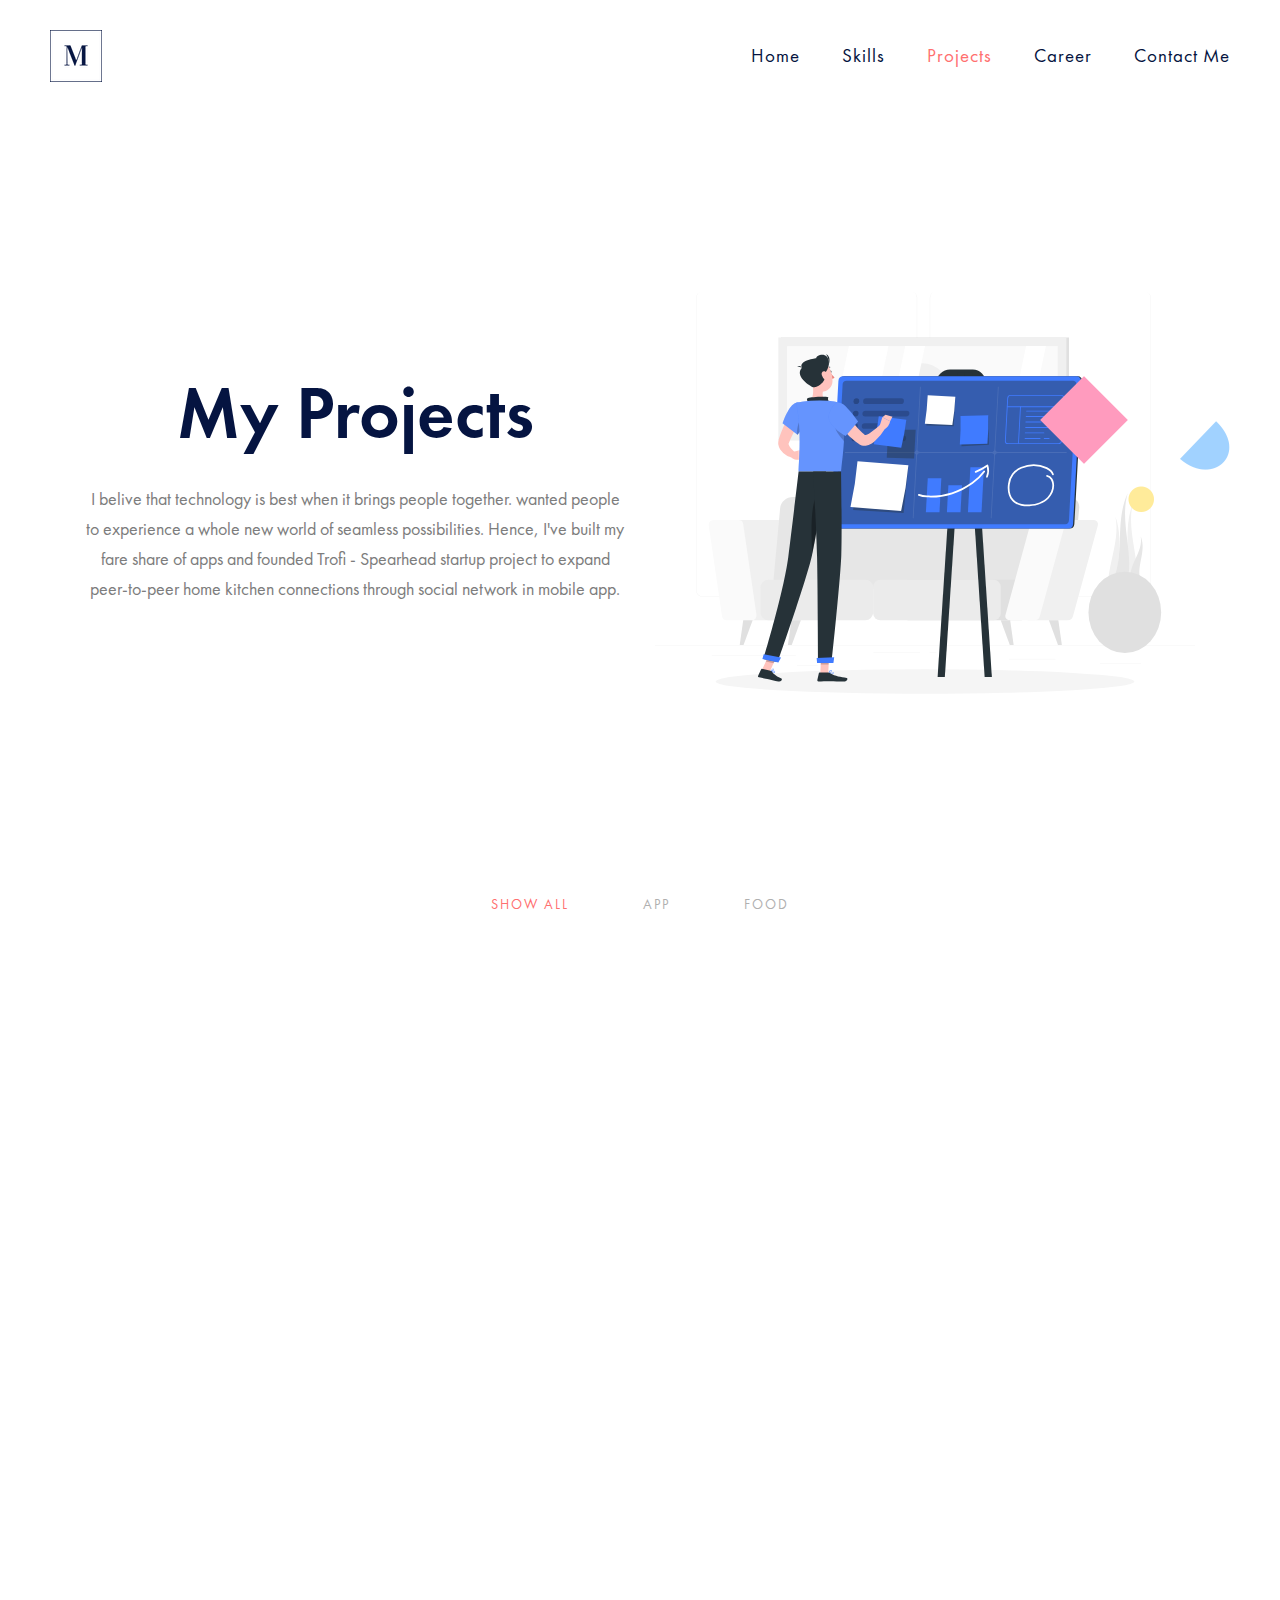
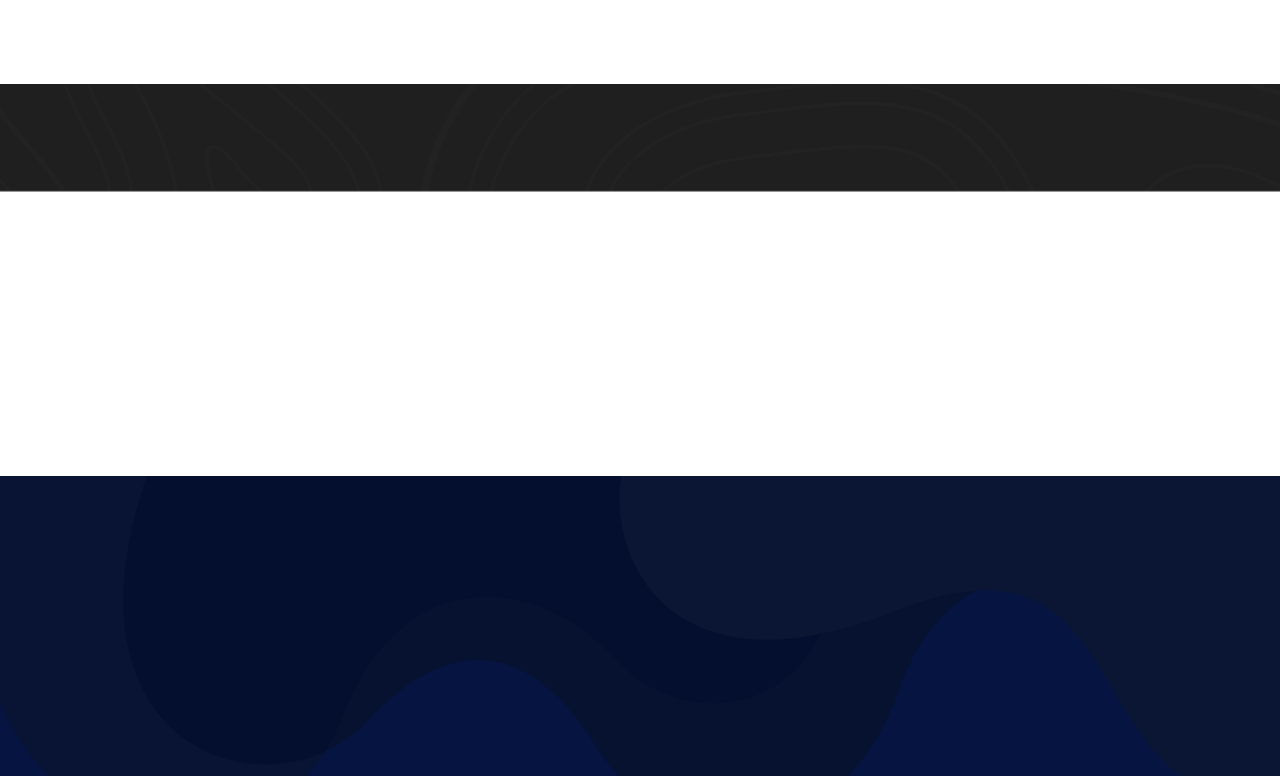
<file: projects.html>
<!DOCTYPE html>
<html lang="zxx">
  <head>
    <!-- Required meta tags -->
    <meta charset="utf-8" />
    <meta
      name="viewport"
      content="width=device-width, initial-scale=1, shrink-to-fit=no"
    />
    <title>Amir Moazami</title>
    <link rel="icon" href="img/logo/M-dark.png" type="image/png" />
    <!-- Bootstrap CSS -->
    <link rel="stylesheet" href="css/bootstrap.min.css" />
    <!-- animate CSS -->
    <link rel="stylesheet" href="css/animate.css" />
    <!-- themify icon CSS -->
    <link rel="stylesheet" href="vendors/themify_icons/themify-icons.css" />
    <!-- owl carousel CSS -->
    <link rel="stylesheet" href="vendors/owl_carousel/css/owl.carousel.css" />
    <!-- flaticon CSS -->
    <link rel="stylesheet" href="vendors/flatIcon/flaticon.css" />
    <!-- fontawesome cdn -->
    <link
      rel="stylesheet"
      href="https://cdnjs.cloudflare.com/ajax/libs/font-awesome/6.0.0-beta2/css/all.min.css"
      integrity="sha512-YWzhKL2whUzgiheMoBFwW8CKV4qpHQAEuvilg9FAn5VJUDwKZZxkJNuGM4XkWuk94WCrrwslk8yWNGmY1EduTA=="
      crossorigin="anonymous"
      referrerpolicy="no-referrer"
    />
    <!-- style CSS -->
    <link rel="stylesheet" href="css/style.css" />
  </head>

  <body>
    <!-- preloader -->
    <div class="preloader-wrapper" id="preloader-wrapper">
      <div class="percentage-wrapper">
        <div class="loadbar-percent"></div>
        <div id="percent"></div>
      </div>
    </div>
    <!-- preloader end -->

    <!-- header part -->
    <header class="header_part classic_header right_align_header">
      <div class="container-fluid">
        <div class="row">
          <div class="col-lg-12">
            <nav
              class="
                navbar navbar-expand-lg
                justify-content-between
                align-items-center
              "
            >
              <a class="navbar-brand main_logo" href="index.html"
                ><img
                  src="img/logo/M-dark.png"
                  srcset="img/logo/M-dark.png"
                  alt="logo"
                />
              </a>
              <button
                class="navbar-toggler collapsed"
                type="button"
                data-toggle="collapse"
                data-target="#navbarNavDropdown"
                aria-controls="navbarNavDropdown"
                aria-expanded="false"
                aria-label="Toggle navigation"
              >
                <span class="icon-bar"></span>
                <span class="icon-bar"></span>
                <span class="icon-bar"></span>
              </button>

              <div
                class="collapse navbar-collapse justify-content-end"
                id="navbarNavDropdown"
              >
                <ul class="navbar-nav">
                  <li class="nav-item">
                    <a class="nav-link" href="index.html"> Home </a>
                  </li>
                  <li class="nav-item">
                    <a class="nav-link" href="skills.html"> Skills </a>
                  </li>
                  <li class="nav-item">
                    <a class="nav-link active" href="projects.html">
                      Projects
                    </a>
                  </li>
                  <li class="nav-item">
                    <a class="nav-link" href="career.html"> Career </a>
                  </li>
                  <li class="nav-item">
                    <a class="nav-link" href="contact.html"> Contact Me </a>
                  </li>
                </ul>
              </div>
            </nav>
          </div>
        </div>
      </div>
    </header>
    <!-- header part end -->

    <section class="portfolio_details_content style_1 padding_top">
      <div class="container">
        <div class="row justify-content-center align-items-center">
          <div class="col-lg-6">
            <div class="portfolio_content_iner">
              <h3>My Projects</h3>
              <p>
                I belive that technology is best when it brings people together.
                wanted people to experience a whole new world of seamless
                possibilities. Hence, I've built my fare share of apps and
                founded Trofi - Spearhead startup project to expand peer-to-peer
                home kitchen connections through social network in mobile app.
              </p>
            </div>
          </div>
          <div class="col-lg-6">
            <img src="./img/projects/project-illustration.svg" alt="" />
          </div>
        </div>
      </div>
      <div class="portfolio_details_shape" data-parallax='{"x": 0, "y": 50}'>
        <img
          src="img/icon/testimonial_icon_3.png"
          alt="#"
          class="wow fadeInRight"
          data-wow-delay=".3s"
        />
      </div>
    </section>
    <!-- portfolio content part end -->

    <!-- portfolio list here -->
    <section class="portfolio_grid_style section_padding text-center">
      <div class="container">
        <div class="row">
          <div class="col-lg-12">
            <div class="portfolio_filter_menu">
              <button data-filter="*" class="active">Show all</button>
              <button data-filter=".app">App</button>
              <button data-filter=".food">Food</button>
            </div>
          </div>
        </div>
        <div class="row grid grid_portfolio_style">
          <div class="grid-sizer col-lg-4 col-sm-6"></div>
          <div
            class="col-lg-4 col-sm-6 grid-item app wow fadeInUp"
            data-wow-delay=".3s"
          >
            <div class="single_portfolio_part overlay_effect">
              <a
                href="https://play.google.com/store/apps/details?id=com.stuzo.chevron"
                target="_blank"
                class="single_portfolio_img"
              >
                <div class="overlay_effect_in">
                  <img
                    src="./img/projects/chevron-app.png"
                    alt="#"
                    class="matrix3d_1 img-fluid"
                  />
                </div>
              </a>
              <h4>
                <span class="overlay_effect_in horizontal_effect">
                  <a
                    class="tittle_animation"
                    href="https://play.google.com/store/apps/details?id=com.stuzo.chevron"
                    target="_blank"
                    data-hover="Chevron App"
                  >
                    Chevron App</a
                  >
                </span>
              </h4>
              <p>
                <span class="overlay_effect_in">
                  (Available on Google and Apple Store)</span
                >
              </p>
            </div>
          </div>
          <div
            class="col-lg-4 col-sm-6 grid-item food wow fadeInUp"
            data-wow-delay=".7s"
          >
            <div class="single_portfolio_part overlay_effect">
              <a
                href="https://Trofiapp.com"
                target="_blank"
                class="single_portfolio_img"
              >
                <div class="overlay_effect_in">
                  <img
                    src="img/projects/trofi-app.png"
                    alt="#"
                    class="matrix3d_1 img-fluid"
                  />
                </div>
              </a>
              <h4>
                <span class="overlay_effect_in horizontal_effect">
                  <a
                    class="tittle_animation"
                    href="https://Trofiapp.com"
                    target="_blank"
                    data-hover="Trofi App"
                  >
                    Trofi App</a
                  >
                </span>
              </h4>
              <p>
                <span class="overlay_effect_in"
                  >A peer-to-peer home kitchen connections app</span
                >
              </p>
            </div>
          </div>
        </div>
        <div class="overlay_effect d-inline-flex mt-2"></div>
      </div>
    </section>
    <!-- portfolio list end -->

    <!-- faq cta part here -->
    <section class="faq_cta_part section_padding parallaxie newsletter_bg">
      <div class="container">
        <div class="row justify-content-center">
          <div class="col-lg-8">
            <div class="faq_cta_content">
              <h2 class="base_color wow fadeInUp" data-wow-delay=".3s">
                Connect with Me
              </h2>
              <a
                href="contact.html"
                class="cu_btn btn_4 base_hover wow fadeInUp"
                data-wow-delay=".7s"
                >Contact Me<img src="img/icon/arrow_white.svg" alt="#"
              /></a>
            </div>
          </div>
        </div>
      </div>
    </section>
    <!-- faq cta part end -->

    <!-- footer part here -->
    <footer class="footer_section footer_style_2">
      <div class="container">
        <div class="row justify-content-between">
          <div class="col-lg-3 col-sm-6 wow fadeInDown" data-wow-delay=".3s">
            <div class="single_footer_widget">
              <a href="index.html"
                ><img
                  src="img/logo/M-white.png"
                  srcset="img/logo/M-white.png"
                  alt="#"
              /></a>
              <p>Full-stack software engineer and certified Scrum Master</p>
            </div>
          </div>
          <div class="col-lg-3 col-sm-6 wow fadeInDown" data-wow-delay=".4s">
            <div class="single_footer_widget footer_nav text-lg-right">
              <h4>Contact Info <img src="img/icon/sent.svg" alt="#" /></h4>
              <ul>
                <li>
                  <a href="contact.html">Email: amirebrahim.m@gmail.com</a>
                </li>
              </ul>
            </div>
          </div>
          <div class="col-lg-2 col-sm-6 wow fadeInDown" data-wow-delay=".5s">
            <div class="single_footer_widget footer_nav text-lg-right">
              <h4>Location <img src="img/icon/location_icon.svg" alt="#" /></h4>
              <ul>
                <li>Pleasant Hill</li>
                <li>CA 94523</li>
              </ul>
            </div>
          </div>
          <div class="col-lg-2 col-sm-6 wow fadeInDown" data-wow-delay=".6s">
            <div class="single_footer_widget footer_nav text-lg-right">
              <h4>On Socials <img src="img/icon/social_icon.png" alt="#" /></h4>
              <ul>
                <li>
                  <a
                    href="https://www.linkedin.com/in/moazamis/"
                    target="_blank"
                    >LinkedIn</a
                  >
                </li>
              </ul>
            </div>
          </div>
        </div>
      </div>
    </footer>

    <!-- jquery slim -->
    <script src="js/jquery-3.5.1.min.js"></script>
    <!-- popper js -->
    <script src="js/popper.min.js"></script>
    <!-- bootstarp js -->
    <script src="js/bootstrap.min.js"></script>
    <!-- easing js -->
    <script src="js/jquery.easing.min.js"></script>
    <!-- owl carousel js -->
    <script src="vendors/owl_carousel/js/owl.carousel.min.js"></script>
    <!-- owl carousel js -->
    <!-- parallax js -->
    <script src="vendors/parallax/parallax.js"></script>
    <script src="vendors/parallax/breadctumb_parallax.js"></script>
    <!-- isotope js -->
    <script src="vendors/isotop/isotope.pkgd.js"></script>
    <!-- magnify js -->
    <script src="vendors/magnify_popup/jquery.magnific-popup.js"></script>
    <!-- wow js -->
    <script src="vendors/wow/wow.min.js"></script>
    <!-- powertip js -->
    <script src="vendors/powertip/jquery.powertip.js"></script>
    <!-- imagesloaded js -->
    <script src="vendors/imagesloaded/imagesloaded.pkgd.min.js"></script>
    <!-- custom js -->
    <script src="js/custom.js"></script>
  </body>
</html>
</file>
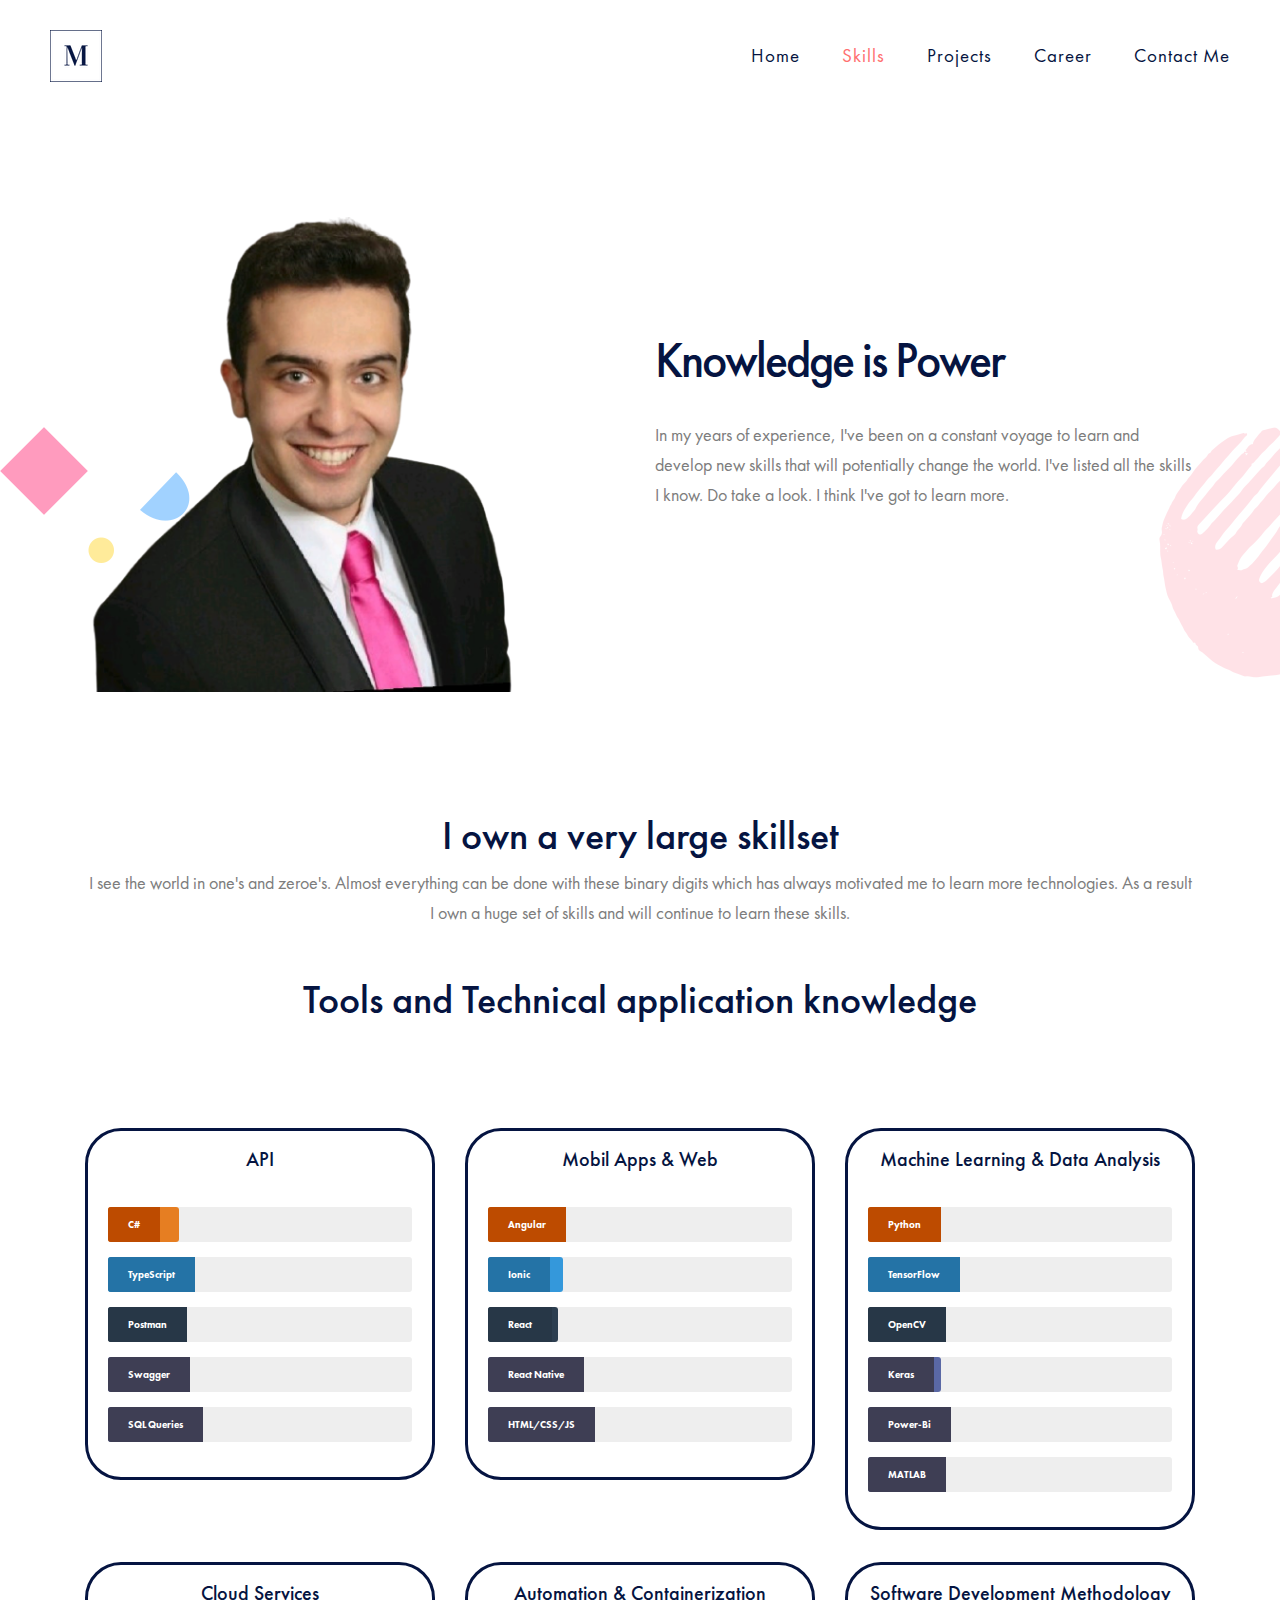
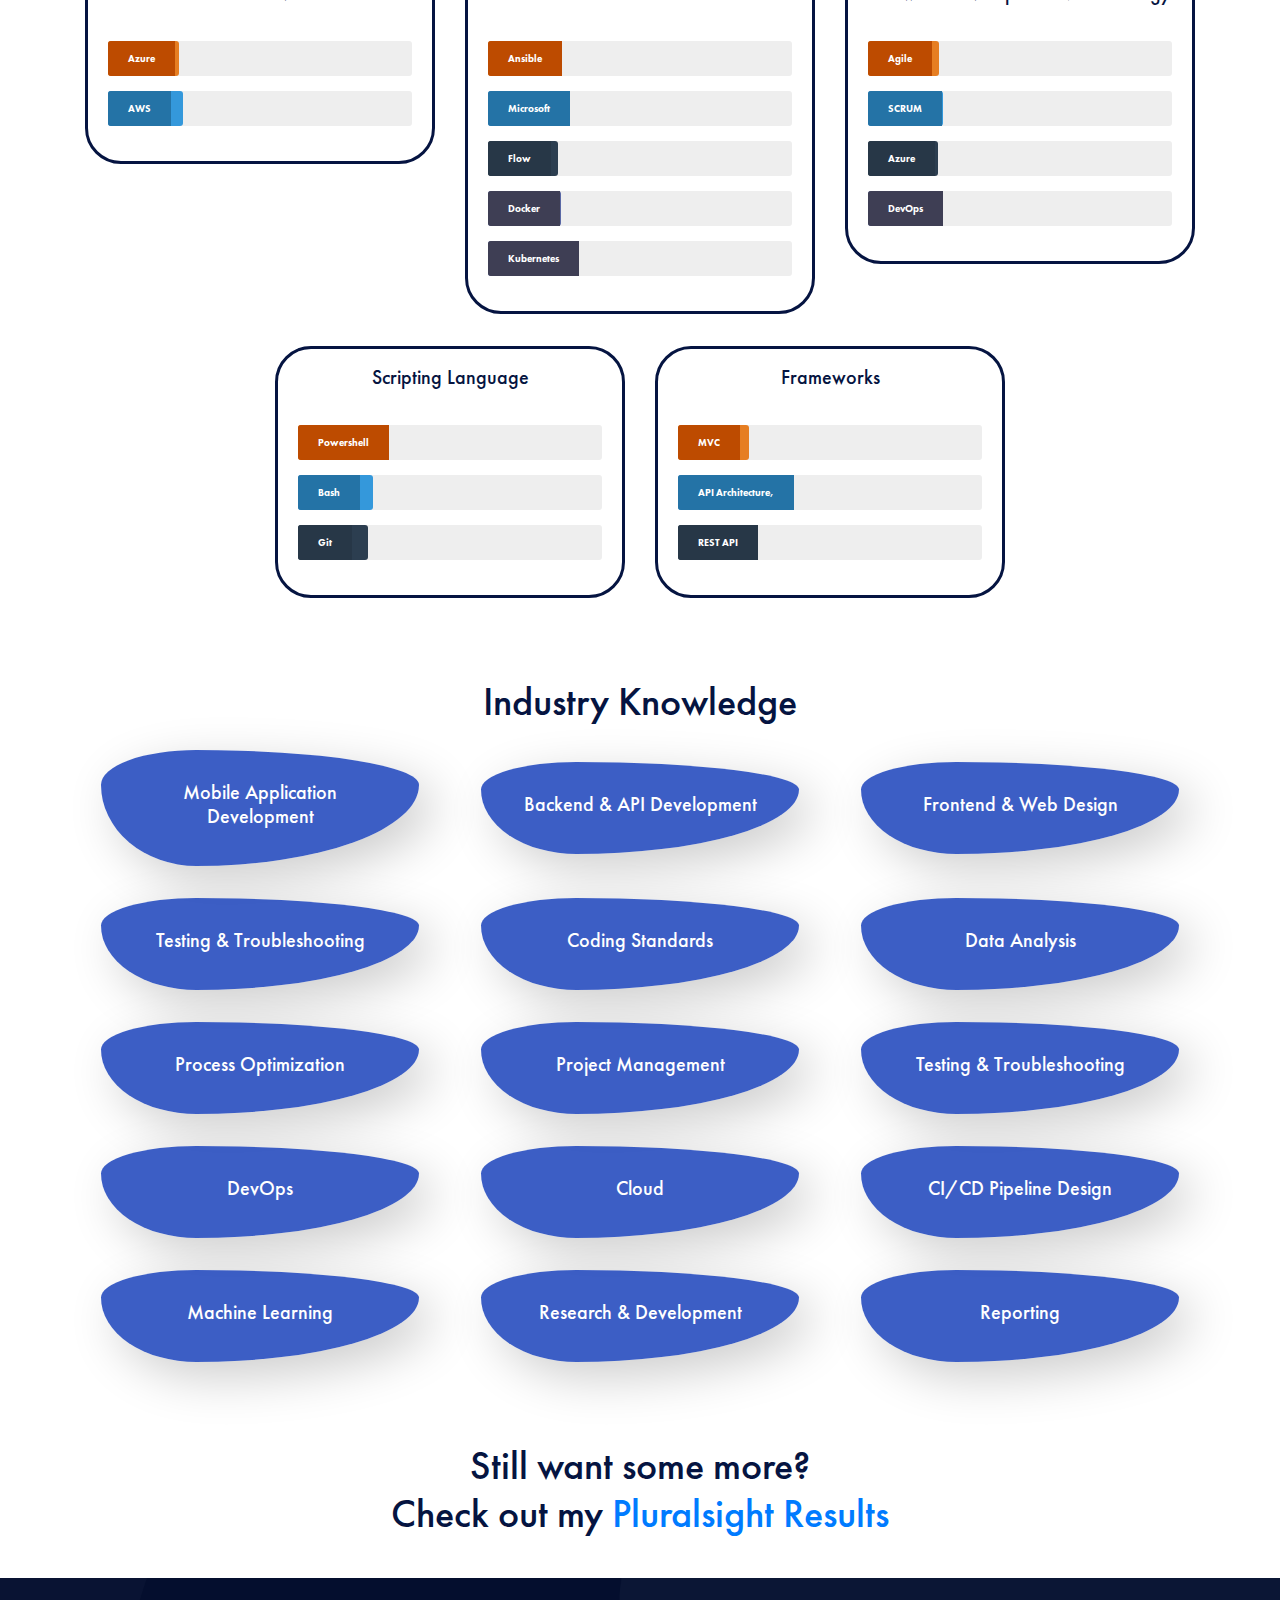
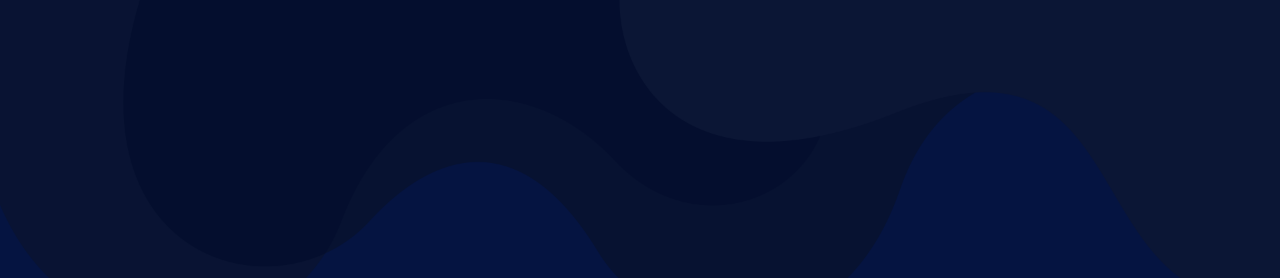
<file: skills.html>
<!DOCTYPE html>
<html lang="zxx">
  <head>
    <!-- Required meta tags -->
    <meta charset="utf-8" />
    <meta
      name="viewport"
      content="width=device-width, initial-scale=1, shrink-to-fit=no"
    />
    <title>Amir Moazami</title>
    <link rel="icon" href="img/logo/M-dark.png" type="image/png" />
    <!-- Bootstrap CSS -->
    <link rel="stylesheet" href="css/bootstrap.min.css" />
    <!-- animate CSS -->
    <link rel="stylesheet" href="css/animate.css" />
    <!-- themify icon CSS -->
    <link rel="stylesheet" href="vendors/themify_icons/themify-icons.css" />
    <!-- owl carousel CSS -->
    <link rel="stylesheet" href="vendors/owl_carousel/css/owl.carousel.css" />
    <!-- flaticon CSS -->
    <link rel="stylesheet" href="vendors/flatIcon/flaticon.css" />
    <!-- fontawesome cdn -->
    <link
      rel="stylesheet"
      href="https://cdnjs.cloudflare.com/ajax/libs/font-awesome/6.0.0-beta2/css/all.min.css"
      integrity="sha512-YWzhKL2whUzgiheMoBFwW8CKV4qpHQAEuvilg9FAn5VJUDwKZZxkJNuGM4XkWuk94WCrrwslk8yWNGmY1EduTA=="
      crossorigin="anonymous"
      referrerpolicy="no-referrer"
    />
    <!-- style CSS -->
    <link rel="stylesheet" href="css/style.css" />
  </head>

  <body>
    <!-- preloader -->
    <div class="preloader-wrapper" id="preloader-wrapper">
      <div class="percentage-wrapper">
        <div class="loadbar-percent"></div>
        <div id="percent"></div>
      </div>
    </div>
    <!-- preloader end -->

    <!-- header part -->
    <header class="header_part classic_header right_align_header">
      <div class="container-fluid">
        <div class="row">
          <div class="col-lg-12">
            <nav
              class="
                navbar navbar-expand-lg
                justify-content-between
                align-items-center
              "
            >
              <a class="navbar-brand main_logo" href="index.html"
                ><img
                  src="img/logo/M-dark.png"
                  srcset="img/logo/M-dark.png"
                  alt="logo"
                />
              </a>
              <button
                class="navbar-toggler collapsed"
                type="button"
                data-toggle="collapse"
                data-target="#navbarNavDropdown"
                aria-controls="navbarNavDropdown"
                aria-expanded="false"
                aria-label="Toggle navigation"
              >
                <span class="icon-bar"></span>
                <span class="icon-bar"></span>
                <span class="icon-bar"></span>
              </button>

              <div
                class="collapse navbar-collapse justify-content-end"
                id="navbarNavDropdown"
              >
                <ul class="navbar-nav">
                  <li class="nav-item">
                    <a class="nav-link" href="index.html"> Home </a>
                  </li>
                  <li class="nav-item">
                    <a class="nav-link active" href="skills.html"> Skills </a>
                  </li>
                  <li class="nav-item">
                    <a class="nav-link" href="projects.html"> Projects </a>
                  </li>
                  <li class="nav-item">
                    <a class="nav-link" href="career.html"> Career </a>
                  </li>
                  <li class="nav-item">
                    <a class="nav-link" href="contact.html"> Contact Me </a>
                  </li>
                </ul>
              </div>
            </nav>
          </div>
        </div>
      </div>
    </header>
    <!-- header part end -->

    <!-- about part here -->
    <section class="about_me_section sec_padding">
      <div class="container">
        <div class="row align-items-center">
          <div class="col-sm-6">
            <div class="img_section wow fadeInLeft" data-wow-delay=".4s">
              <img
                src="./img/skills/amir-profile-pic.png"
                alt="#"
                class="img-fluid"
              />
            </div>
          </div>
          <div class="col-sm-6">
            <div class="about_section_content">
              <h2 class="wow fadeInRight" data-wow-delay=".3s">
                Knowledge is Power
              </h2>
              <p class="wow fadeInRight" data-wow-delay=".5s">
                In my years of experience, I've been on a constant voyage to
                learn and develop new skills that will potentially change the
                world. I've listed all the skills I know. Do take a look. I
                think I've got to learn more.
              </p>
              <div class="social_icon wow fadeInRight" data-wow-delay=".7s">
                <a
                  class="burger_icon"
                  href="https://www.linkedin.com/in/moazamis/"
                  target="_blank"
                >
                  <i class="fa-brands fa-linkedin-in"></i>
                </a>
              </div>
            </div>
          </div>
        </div>
      </div>
      <div class="dark_shape_1 wow fadeInLeft" data-wow-delay=".5s">
        <img
          src="img/icon/testimonial_icon_3.png"
          alt="#"
          data-parallax='{"x": 0, "y": -100}'
        />
      </div>
      <div class="dark_shape_2 wow fadeInRight" data-wow-delay=".5s">
        <img
          src="img/shape_1.png"
          alt="#"
          data-parallax='{"x": 0, "y": -150}'
        />
      </div>
    </section>
    <!-- about part end -->

    <!-- skill section start -->
    <section class="skil_list_section section_padding" style="padding: 0">
      <div class="container">
        <div class="row align-items-center">
          <div class="col-lg-12 text-center">
            <h1>I own a very large skillset</h1>
            <p>
              I see the world in one's and zeroe's. Almost everything can be
              done with these binary digits which has always motivated me to
              learn more technologies. As a result I own a huge set of skills
              and will continue to learn these skills.
            </p>
          </div>
          <div class="col-lg-12 my-5 text-center">
            <h1>Tools and Technical application knowledge</h1>
          </div>
        </div>
      </div>
    </section>

    <!-- progress bar start -->
    <div id="skills">
      <div class="container">
        <div class="row my-5 justify-content-center">
          <!-- API -->
          <div class="col-lg-4">
            <div class="card">
              <h5 class="card-title text-center my-3">API</h5>
              <div class="card-body">
                <div class="skillbar clearfix" data-percent="90%">
                  <div class="skillbar-title" style="background: #d35400">
                    <span>C#</span>
                  </div>
                  <div class="skillbar-bar" style="background: #e67e22"></div>
                </div>
                <!-- End Skill Bar -->

                <div class="skillbar clearfix" data-percent="96%">
                  <div class="skillbar-title" style="background: #2980b9">
                    <span>TypeScript</span>
                  </div>
                  <div class="skillbar-bar" style="background: #3498db"></div>
                </div>
                <!-- End Skill Bar -->

                <div class="skillbar clearfix" data-percent="89%">
                  <div class="skillbar-title" style="background: #2c3e50">
                    <span>Postman</span>
                  </div>
                  <div class="skillbar-bar" style="background: #2c3e50"></div>
                </div>
                <!-- End Skill Bar -->

                <div class="skillbar clearfix" data-percent="93%">
                  <div class="skillbar-title" style="background: #46465e">
                    <span>Swagger</span>
                  </div>
                  <div class="skillbar-bar" style="background: #5a68a5"></div>
                </div>
                <!-- End Skill Bar -->
                <div class="skillbar clearfix" data-percent="95%">
                  <div class="skillbar-title" style="background: #46465e">
                    <span>SQL Queries</span>
                  </div>
                  <div class="skillbar-bar" style="background: #5a68a5"></div>
                </div>
                <!-- End Skill Bar -->
              </div>
            </div>
          </div>
          <!-- mobile apps -->
          <div class="col-lg-4">
            <div class="card">
              <h5 class="card-title text-center my-3">Mobil Apps & Web</h5>
              <div class="card-body">
                <div class="skillbar clearfix" data-percent="90%">
                  <div class="skillbar-title" style="background: #d35400">
                    <span>Angular</span>
                  </div>
                  <div class="skillbar-bar" style="background: #e67e22"></div>
                </div>
                <!-- End Skill Bar -->

                <div class="skillbar clearfix" data-percent="96%">
                  <div class="skillbar-title" style="background: #2980b9">
                    <span>Ionic</span>
                  </div>
                  <div class="skillbar-bar" style="background: #3498db"></div>
                </div>
                <!-- End Skill Bar -->

                <div class="skillbar clearfix" data-percent="89%">
                  <div class="skillbar-title" style="background: #2c3e50">
                    <span>React</span>
                  </div>
                  <div class="skillbar-bar" style="background: #2c3e50"></div>
                </div>
                <!-- End Skill Bar -->

                <div class="skillbar clearfix" data-percent="93%">
                  <div class="skillbar-title" style="background: #46465e">
                    <span>React Native</span>
                  </div>
                  <div class="skillbar-bar" style="background: #5a68a5"></div>
                </div>
                <!-- End Skill Bar -->
                <div class="skillbar clearfix" data-percent="95%">
                  <div class="skillbar-title" style="background: #46465e">
                    <span>HTML/CSS/JS</span>
                  </div>
                  <div class="skillbar-bar" style="background: #5a68a5"></div>
                </div>
                <!-- End Skill Bar -->
              </div>
            </div>
          </div>
          <!-- machine learning -->
          <div class="col-lg-4">
            <div class="card">
              <h5 class="card-title text-center my-3">
                Machine Learning & Data Analysis
              </h5>
              <div class="card-body">
                <div class="skillbar clearfix" data-percent="90%">
                  <div class="skillbar-title" style="background: #d35400">
                    <span>Python</span>
                  </div>
                  <div class="skillbar-bar" style="background: #e67e22"></div>
                </div>
                <!-- End Skill Bar -->

                <div class="skillbar clearfix" data-percent="96%">
                  <div class="skillbar-title" style="background: #2980b9">
                    <span>TensorFlow</span>
                  </div>
                  <div class="skillbar-bar" style="background: #3498db"></div>
                </div>
                <!-- End Skill Bar -->

                <div class="skillbar clearfix" data-percent="89%">
                  <div class="skillbar-title" style="background: #2c3e50">
                    <span>OpenCV</span>
                  </div>
                  <div class="skillbar-bar" style="background: #2c3e50"></div>
                </div>
                <!-- End Skill Bar -->

                <div class="skillbar clearfix" data-percent="93%">
                  <div class="skillbar-title" style="background: #46465e">
                    <span>Keras</span>
                  </div>
                  <div class="skillbar-bar" style="background: #5a68a5"></div>
                </div>
                <!-- End Skill Bar -->
                <div class="skillbar clearfix" data-percent="95%">
                  <div class="skillbar-title" style="background: #46465e">
                    <span>Power-Bi</span>
                  </div>
                  <div class="skillbar-bar" style="background: #5a68a5"></div>
                </div>
                <div class="skillbar clearfix" data-percent="95%">
                  <div class="skillbar-title" style="background: #46465e">
                    <span>MATLAB</span>
                  </div>
                  <div class="skillbar-bar" style="background: #5a68a5"></div>
                </div>
                <!-- End Skill Bar -->
              </div>
            </div>
          </div>
          <!-- Cloud Services -->
          <div class="col-lg-4">
            <div class="card">
              <h5 class="card-title text-center my-3">Cloud Services</h5>
              <div class="card-body">
                <div class="skillbar clearfix" data-percent="90%">
                  <div class="skillbar-title" style="background: #d35400">
                    <span>Azure</span>
                  </div>
                  <div class="skillbar-bar" style="background: #e67e22"></div>
                </div>
                <!-- End Skill Bar -->

                <div class="skillbar clearfix" data-percent="96%">
                  <div class="skillbar-title" style="background: #2980b9">
                    <span>AWS</span>
                  </div>
                  <div class="skillbar-bar" style="background: #3498db"></div>
                </div>
                <!-- End Skill Bar -->
              </div>
            </div>
          </div>
          <!-- automation -->
          <div class="col-lg-4">
            <div class="card">
              <h5 class="card-title text-center my-3">
                Automation & Containerization
              </h5>
              <div class="card-body">
                <div class="skillbar clearfix" data-percent="90%">
                  <div class="skillbar-title" style="background: #d35400">
                    <span>Ansible</span>
                  </div>
                  <div class="skillbar-bar" style="background: #e67e22"></div>
                </div>
                <!-- End Skill Bar -->

                <div class="skillbar clearfix" data-percent="96%">
                  <div class="skillbar-title" style="background: #2980b9">
                    <span>Microsoft</span>
                  </div>
                  <div class="skillbar-bar" style="background: #3498db"></div>
                </div>
                <!-- End Skill Bar -->

                <div class="skillbar clearfix" data-percent="89%">
                  <div class="skillbar-title" style="background: #2c3e50">
                    <span>Flow</span>
                  </div>
                  <div class="skillbar-bar" style="background: #2c3e50"></div>
                </div>
                <!-- End Skill Bar -->

                <div class="skillbar clearfix" data-percent="93%">
                  <div class="skillbar-title" style="background: #46465e">
                    <span>Docker</span>
                  </div>
                  <div class="skillbar-bar" style="background: #5a68a5"></div>
                </div>
                <!-- End Skill Bar -->
                <div class="skillbar clearfix" data-percent="95%">
                  <div class="skillbar-title" style="background: #46465e">
                    <span>Kubernetes</span>
                  </div>
                  <div class="skillbar-bar" style="background: #5a68a5"></div>
                </div>
              </div>
            </div>
          </div>
          <!-- software methodologies -->
          <div class="col-lg-4">
            <div class="card">
              <h5 class="card-title text-center my-3">
                Software Development Methodology
              </h5>
              <div class="card-body">
                <div class="skillbar clearfix" data-percent="90%">
                  <div class="skillbar-title" style="background: #d35400">
                    <span>Agile</span>
                  </div>
                  <div class="skillbar-bar" style="background: #e67e22"></div>
                </div>
                <!-- End Skill Bar -->

                <div class="skillbar clearfix" data-percent="96%">
                  <div class="skillbar-title" style="background: #2980b9">
                    <span>SCRUM</span>
                  </div>
                  <div class="skillbar-bar" style="background: #3498db"></div>
                </div>
                <!-- End Skill Bar -->

                <div class="skillbar clearfix" data-percent="89%">
                  <div class="skillbar-title" style="background: #2c3e50">
                    <span>Azure</span>
                  </div>
                  <div class="skillbar-bar" style="background: #2c3e50"></div>
                </div>
                <!-- End Skill Bar -->

                <div class="skillbar clearfix" data-percent="93%">
                  <div class="skillbar-title" style="background: #46465e">
                    <span>DevOps</span>
                  </div>
                  <div class="skillbar-bar" style="background: #5a68a5"></div>
                </div>
                <!-- End Skill Bar -->
              </div>
            </div>
          </div>
          <!-- scripting language -->
          <div class="col-lg-4">
            <div class="card">
              <h5 class="card-title text-center my-3">Scripting Language</h5>
              <div class="card-body">
                <div class="skillbar clearfix" data-percent="90%">
                  <div class="skillbar-title" style="background: #d35400">
                    <span>Powershell</span>
                  </div>
                  <div class="skillbar-bar" style="background: #e67e22"></div>
                </div>
                <!-- End Skill Bar -->

                <div class="skillbar clearfix" data-percent="96%">
                  <div class="skillbar-title" style="background: #2980b9">
                    <span>Bash</span>
                  </div>
                  <div class="skillbar-bar" style="background: #3498db"></div>
                </div>
                <!-- End Skill Bar -->

                <div class="skillbar clearfix" data-percent="89%">
                  <div class="skillbar-title" style="background: #2c3e50">
                    <span>Git</span>
                  </div>
                  <div class="skillbar-bar" style="background: #2c3e50"></div>
                </div>
                <!-- End Skill Bar -->
              </div>
            </div>
          </div>
          <!-- frameworks -->
          <div class="col-lg-4">
            <div class="card">
              <h5 class="card-title text-center my-3">Frameworks</h5>
              <div class="card-body">
                <div class="skillbar clearfix" data-percent="90%">
                  <div class="skillbar-title" style="background: #d35400">
                    <span>MVC</span>
                  </div>
                  <div class="skillbar-bar" style="background: #e67e22"></div>
                </div>
                <!-- End Skill Bar -->

                <div class="skillbar clearfix" data-percent="96%">
                  <div class="skillbar-title" style="background: #2980b9">
                    <span>API Architecture,</span>
                  </div>
                  <div class="skillbar-bar" style="background: #3498db"></div>
                </div>
                <!-- End Skill Bar -->

                <div class="skillbar clearfix" data-percent="89%">
                  <div class="skillbar-title" style="background: #2c3e50">
                    <span>REST API</span>
                  </div>
                  <div class="skillbar-bar" style="background: #2c3e50"></div>
                </div>
                <!-- End Skill Bar -->
              </div>
            </div>
          </div>
        </div>
      </div>
      <!-- end of column 1 -->
    </div>

    <!-- industry knowledge start -->
    <section class="skil_list_section section_padding" style="padding: 0">
      <div class="container">
        <div class="row align-items-center">
          <div class="col-lg-12 text-center">
            <h1>Industry Knowledge</h1>
          </div>
        </div>
      </div>
    </section>
    <section>
      <div class="container">
        <div class="row justify-content-center align-items-center">
          <div class="col-lg-4 col-md-6 md-mt-5">
            <div class="count styl-3">
              <div class="count-des">
                <h5>Mobile Application Development</h5>
              </div>
            </div>
          </div>
          <div class="col-lg-4 col-md-6 md-mt-5">
            <div class="count styl-3">
              <div class="count-desc">
                <h5>Backend & API Development</h5>
              </div>
            </div>
          </div>
          <div class="col-lg-4 col-md-6 md-mt-5">
            <div class="count styl-3">
              <div class="count-desc">
                <h5>Frontend & Web Design</h5>
              </div>
            </div>
          </div>
          <div class="col-lg-4 col-md-6 md-mt-5">
            <div class="count styl-3">
              <div class="count-desc">
                <h5>Testing & Troubleshooting</h5>
              </div>
            </div>
          </div>
          <div class="col-lg-4 col-md-6 md-mt-5">
            <div class="count styl-3">
              <div class="count-desc">
                <h5>Coding Standards</h5>
              </div>
            </div>
          </div>
          <div class="col-lg-4 col-md-6 md-mt-5">
            <div class="count styl-3">
              <div class="count-desc">
                <h5>Data Analysis</h5>
              </div>
            </div>
          </div>
          <div class="col-lg-4 col-md-6 md-mt-5">
            <div class="count styl-3">
              <div class="count-desc">
                <h5>Process Optimization</h5>
              </div>
            </div>
          </div>
          <div class="col-lg-4 col-md-6 md-mt-5">
            <div class="count styl-3">
              <div class="count-desc">
                <h5>Project Management</h5>
              </div>
            </div>
          </div>
          <div class="col-lg-4 col-md-6 md-mt-5">
            <div class="count styl-3">
              <div class="count-desc">
                <h5>Testing & Troubleshooting</h5>
              </div>
            </div>
          </div>
          <div class="col-lg-4 col-md-6 md-mt-5">
            <div class="count styl-3">
              <div class="count-desc">
                <h5>DevOps</h5>
              </div>
            </div>
          </div>
          <div class="col-lg-4 col-md-6 md-mt-5">
            <div class="count styl-3">
              <div class="count-desc">
                <h5>Cloud</h5>
              </div>
            </div>
          </div>
          <div class="col-lg-4 col-md-6 md-mt-5">
            <div class="count styl-3">
              <div class="count-desc">
                <h5>CI/CD Pipeline Design</h5>
              </div>
            </div>
          </div>
          <div class="col-lg-4 col-md-6 md-mt-5">
            <div class="count styl-3">
              <div class="count-desc">
                <h5>Machine Learning</h5>
              </div>
            </div>
          </div>
          <div class="col-lg-4 col-md-6 md-mt-5">
            <div class="count styl-3">
              <div class="count-desc">
                <h5>Research & Development</h5>
              </div>
            </div>
          </div>
          <div class="col-lg-4 col-md-6 md-mt-5">
            <div class="count styl-3">
              <div class="count-desc">
                <h5>Reporting</h5>
              </div>
            </div>
          </div>
        </div>
      </div>
    </section>

    <!-- pluralsight link -->
    <section
      class="skil_list_section section_padding"
      style="padding: 2rem; margin-top: 2rem"
    >
      <div class="container">
        <div class="row align-items-center">
          <div class="col-lg-12 text-center">
            <h1>
              Still want some more? <br />
              Check out my
              <a
                href="https://app.pluralsight.com/profile/amir-moazami"
                target="_blank"
                >Pluralsight Results</a
              >
            </h1>
          </div>
        </div>
      </div>
    </section>
    <!-- industry knowledge end -->
    <!-- progress bar end -->
    <!-- skill section end -->

    <!-- footer part here -->
    <footer class="footer_section footer_style_2">
      <div class="container">
        <div class="row justify-content-between">
          <div class="col-lg-3 col-sm-6 wow fadeInDown" data-wow-delay=".3s">
            <div class="single_footer_widget">
              <a href="index.html"
                ><img
                  src="img/logo/M-white.png"
                  srcset="img/logo/M-white.png"
                  alt="#"
              /></a>
              <p>Full-stack software engineer and certified Scrum Master</p>
            </div>
          </div>
          <div class="col-lg-3 col-sm-6 wow fadeInDown" data-wow-delay=".4s">
            <div class="single_footer_widget footer_nav text-lg-right">
              <h4>Contact Info <img src="img/icon/sent.svg" alt="#" /></h4>
              <ul>
                <li>
                  <a href="contact.html">Email: amirebrahim.m@gmail.com</a>
                </li>
              </ul>
            </div>
          </div>
          <div class="col-lg-2 col-sm-6 wow fadeInDown" data-wow-delay=".5s">
            <div class="single_footer_widget footer_nav text-lg-right">
              <h4>Location <img src="img/icon/location_icon.svg" alt="#" /></h4>
              <ul>
                <li>Pleasant Hill</li>
                <li>CA 94523</li>
              </ul>
            </div>
          </div>
          <div class="col-lg-2 col-sm-6 wow fadeInDown" data-wow-delay=".6s">
            <div class="single_footer_widget footer_nav text-lg-right">
              <h4>On Socials <img src="img/icon/social_icon.png" alt="#" /></h4>
              <ul>
                <li>
                  <a
                    href="https://www.linkedin.com/in/moazamis/"
                    target="_blank"
                    >LinkedIn</a
                  >
                </li>
              </ul>
            </div>
          </div>
        </div>
      </div>
    </footer>
    <!-- footer end -->

    <!-- jquery slim -->
    <script src="js/jquery-3.5.1.min.js"></script>
    <!-- popper js -->
    <script src="js/popper.min.js"></script>
    <!-- bootstarp js -->
    <script src="js/bootstrap.min.js"></script>
    <!-- easing js -->
    <script src="js/jquery.easing.min.js"></script>
    <!-- owl carousel js -->
    <script src="vendors/owl_carousel/js/owl.carousel.min.js"></script>
    <!-- parallax js -->
    <script src="vendors/parallax/jquery.parallax-scroll.js"></script>
    <script src="vendors/parallax/breadctumb_parallax.js"></script>
    <!-- isotope js -->
    <script src="vendors/isotop/isotope.pkgd.js"></script>
    <!-- magnify js -->
    <script src="vendors/magnify_popup/jquery.magnific-popup.js"></script>
    <!-- wow js -->
    <script src="vendors/wow/wow.min.js"></script>
    <!-- powertip js -->
    <script src="vendors/powertip/jquery.powertip.js"></script>
    <!-- imagesloaded js -->
    <script src="vendors/imagesloaded/imagesloaded.pkgd.min.js"></script>
    <!-- custom js -->
    <script src="js/custom.js"></script>
  </body>
</html>
</file>
<file: vendors/themify_icons/themify-icons.css>
@font-face {
	font-family: 'themify';
	src:url('fonts/themify9f24.eot?-fvbane');
	src:url('fonts/themifyd41d.eot?#iefix-fvbane') format('embedded-opentype'),
		url('fonts/themify9f24.woff?-fvbane') format('woff'),
		url('fonts/themify9f24.ttf?-fvbane') format('truetype'),
		url('fonts/themify9f24.svg?-fvbane#themify') format('svg');
	font-weight: normal;
	font-style: normal;
}

[class^="ti-"], [class*=" ti-"] {
	font-family: 'themify';
	speak: none;
	font-style: normal;
	font-weight: normal;
	font-variant: normal;
	text-transform: none;
	line-height: 1;

	/* Better Font Rendering =========== */
	-webkit-font-smoothing: antialiased;
	-moz-osx-font-smoothing: grayscale;
}

.ti-wand:before {
	content: "\e600";
}
.ti-volume:before {
	content: "\e601";
}
.ti-user:before {
	content: "\e602";
}
.ti-unlock:before {
	content: "\e603";
}
.ti-unlink:before {
	content: "\e604";
}
.ti-trash:before {
	content: "\e605";
}
.ti-thought:before {
	content: "\e606";
}
.ti-target:before {
	content: "\e607";
}
.ti-tag:before {
	content: "\e608";
}
.ti-tablet:before {
	content: "\e609";
}
.ti-star:before {
	content: "\e60a";
}
.ti-spray:before {
	content: "\e60b";
}
.ti-signal:before {
	content: "\e60c";
}
.ti-shopping-cart:before {
	content: "\e60d";
}
.ti-shopping-cart-full:before {
	content: "\e60e";
}
.ti-settings:before {
	content: "\e60f";
}
.ti-search:before {
	content: "\e610";
}
.ti-zoom-in:before {
	content: "\e611";
}
.ti-zoom-out:before {
	content: "\e612";
}
.ti-cut:before {
	content: "\e613";
}
.ti-ruler:before {
	content: "\e614";
}
.ti-ruler-pencil:before {
	content: "\e615";
}
.ti-ruler-alt:before {
	content: "\e616";
}
.ti-bookmark:before {
	content: "\e617";
}
.ti-bookmark-alt:before {
	content: "\e618";
}
.ti-reload:before {
	content: "\e619";
}
.ti-plus:before {
	content: "\e61a";
}
.ti-pin:before {
	content: "\e61b";
}
.ti-pencil:before {
	content: "\e61c";
}
.ti-pencil-alt:before {
	content: "\e61d";
}
.ti-paint-roller:before {
	content: "\e61e";
}
.ti-paint-bucket:before {
	content: "\e61f";
}
.ti-na:before {
	content: "\e620";
}
.ti-mobile:before {
	content: "\e621";
}
.ti-minus:before {
	content: "\e622";
}
.ti-medall:before {
	content: "\e623";
}
.ti-medall-alt:before {
	content: "\e624";
}
.ti-marker:before {
	content: "\e625";
}
.ti-marker-alt:before {
	content: "\e626";
}
.ti-arrow-up:before {
	content: "\e627";
}
.ti-arrow-right:before {
	content: "\e628";
}
.ti-arrow-left:before {
	content: "\e629";
}
.ti-arrow-down:before {
	content: "\e62a";
}
.ti-lock:before {
	content: "\e62b";
}
.ti-location-arrow:before {
	content: "\e62c";
}
.ti-link:before {
	content: "\e62d";
}
.ti-layout:before {
	content: "\e62e";
}
.ti-layers:before {
	content: "\e62f";
}
.ti-layers-alt:before {
	content: "\e630";
}
.ti-key:before {
	content: "\e631";
}
.ti-import:before {
	content: "\e632";
}
.ti-image:before {
	content: "\e633";
}
.ti-heart:before {
	content: "\e634";
}
.ti-heart-broken:before {
	content: "\e635";
}
.ti-hand-stop:before {
	content: "\e636";
}
.ti-hand-open:before {
	content: "\e637";
}
.ti-hand-drag:before {
	content: "\e638";
}
.ti-folder:before {
	content: "\e639";
}
.ti-flag:before {
	content: "\e63a";
}
.ti-flag-alt:before {
	content: "\e63b";
}
.ti-flag-alt-2:before {
	content: "\e63c";
}
.ti-eye:before {
	content: "\e63d";
}
.ti-export:before {
	content: "\e63e";
}
.ti-exchange-vertical:before {
	content: "\e63f";
}
.ti-desktop:before {
	content: "\e640";
}
.ti-cup:before {
	content: "\e641";
}
.ti-crown:before {
	content: "\e642";
}
.ti-comments:before {
	content: "\e643";
}
.ti-comment:before {
	content: "\e644";
}
.ti-comment-alt:before {
	content: "\e645";
}
.ti-close:before {
	content: "\e646";
}
.ti-clip:before {
	content: "\e647";
}
.ti-angle-up:before {
	content: "\e648";
}
.ti-angle-right:before {
	content: "\e649";
}
.ti-angle-left:before {
	content: "\e64a";
}
.ti-angle-down:before {
	content: "\e64b";
}
.ti-check:before {
	content: "\e64c";
}
.ti-check-box:before {
	content: "\e64d";
}
.ti-camera:before {
	content: "\e64e";
}
.ti-announcement:before {
	content: "\e64f";
}
.ti-brush:before {
	content: "\e650";
}
.ti-briefcase:before {
	content: "\e651";
}
.ti-bolt:before {
	content: "\e652";
}
.ti-bolt-alt:before {
	content: "\e653";
}
.ti-blackboard:before {
	content: "\e654";
}
.ti-bag:before {
	content: "\e655";
}
.ti-move:before {
	content: "\e656";
}
.ti-arrows-vertical:before {
	content: "\e657";
}
.ti-arrows-horizontal:before {
	content: "\e658";
}
.ti-fullscreen:before {
	content: "\e659";
}
.ti-arrow-top-right:before {
	content: "\e65a";
}
.ti-arrow-top-left:before {
	content: "\e65b";
}
.ti-arrow-circle-up:before {
	content: "\e65c";
}
.ti-arrow-circle-right:before {
	content: "\e65d";
}
.ti-arrow-circle-left:before {
	content: "\e65e";
}
.ti-arrow-circle-down:before {
	content: "\e65f";
}
.ti-angle-double-up:before {
	content: "\e660";
}
.ti-angle-double-right:before {
	content: "\e661";
}
.ti-angle-double-left:before {
	content: "\e662";
}
.ti-angle-double-down:before {
	content: "\e663";
}
.ti-zip:before {
	content: "\e664";
}
.ti-world:before {
	content: "\e665";
}
.ti-wheelchair:before {
	content: "\e666";
}
.ti-view-list:before {
	content: "\e667";
}
.ti-view-list-alt:before {
	content: "\e668";
}
.ti-view-grid:before {
	content: "\e669";
}
.ti-uppercase:before {
	content: "\e66a";
}
.ti-upload:before {
	content: "\e66b";
}
.ti-underline:before {
	content: "\e66c";
}
.ti-truck:before {
	content: "\e66d";
}
.ti-timer:before {
	content: "\e66e";
}
.ti-ticket:before {
	content: "\e66f";
}
.ti-thumb-up:before {
	content: "\e670";
}
.ti-thumb-down:before {
	content: "\e671";
}
.ti-text:before {
	content: "\e672";
}
.ti-stats-up:before {
	content: "\e673";
}
.ti-stats-down:before {
	content: "\e674";
}
.ti-split-v:before {
	content: "\e675";
}
.ti-split-h:before {
	content: "\e676";
}
.ti-smallcap:before {
	content: "\e677";
}
.ti-shine:before {
	content: "\e678";
}
.ti-shift-right:before {
	content: "\e679";
}
.ti-shift-left:before {
	content: "\e67a";
}
.ti-shield:before {
	content: "\e67b";
}
.ti-notepad:before {
	content: "\e67c";
}
.ti-server:before {
	content: "\e67d";
}
.ti-quote-right:before {
	content: "\e67e";
}
.ti-quote-left:before {
	content: "\e67f";
}
.ti-pulse:before {
	content: "\e680";
}
.ti-printer:before {
	content: "\e681";
}
.ti-power-off:before {
	content: "\e682";
}
.ti-plug:before {
	content: "\e683";
}
.ti-pie-chart:before {
	content: "\e684";
}
.ti-paragraph:before {
	content: "\e685";
}
.ti-panel:before {
	content: "\e686";
}
.ti-package:before {
	content: "\e687";
}
.ti-music:before {
	content: "\e688";
}
.ti-music-alt:before {
	content: "\e689";
}
.ti-mouse:before {
	content: "\e68a";
}
.ti-mouse-alt:before {
	content: "\e68b";
}
.ti-money:before {
	content: "\e68c";
}
.ti-microphone:before {
	content: "\e68d";
}
.ti-menu:before {
	content: "\e68e";
}
.ti-menu-alt:before {
	content: "\e68f";
}
.ti-map:before {
	content: "\e690";
}
.ti-map-alt:before {
	content: "\e691";
}
.ti-loop:before {
	content: "\e692";
}
.ti-location-pin:before {
	content: "\e693";
}
.ti-list:before {
	content: "\e694";
}
.ti-light-bulb:before {
	content: "\e695";
}
.ti-Italic:before {
	content: "\e696";
}
.ti-info:before {
	content: "\e697";
}
.ti-infinite:before {
	content: "\e698";
}
.ti-id-badge:before {
	content: "\e699";
}
.ti-hummer:before {
	content: "\e69a";
}
.ti-home:before {
	content: "\e69b";
}
.ti-help:before {
	content: "\e69c";
}
.ti-headphone:before {
	content: "\e69d";
}
.ti-harddrives:before {
	content: "\e69e";
}
.ti-harddrive:before {
	content: "\e69f";
}
.ti-gift:before {
	content: "\e6a0";
}
.ti-game:before {
	content: "\e6a1";
}
.ti-filter:before {
	content: "\e6a2";
}
.ti-files:before {
	content: "\e6a3";
}
.ti-file:before {
	content: "\e6a4";
}
.ti-eraser:before {
	content: "\e6a5";
}
.ti-envelope:before {
	content: "\e6a6";
}
.ti-download:before {
	content: "\e6a7";
}
.ti-direction:before {
	content: "\e6a8";
}
.ti-direction-alt:before {
	content: "\e6a9";
}
.ti-dashboard:before {
	content: "\e6aa";
}
.ti-control-stop:before {
	content: "\e6ab";
}
.ti-control-shuffle:before {
	content: "\e6ac";
}
.ti-control-play:before {
	content: "\e6ad";
}
.ti-control-pause:before {
	content: "\e6ae";
}
.ti-control-forward:before {
	content: "\e6af";
}
.ti-control-backward:before {
	content: "\e6b0";
}
.ti-cloud:before {
	content: "\e6b1";
}
.ti-cloud-up:before {
	content: "\e6b2";
}
.ti-cloud-down:before {
	content: "\e6b3";
}
.ti-clipboard:before {
	content: "\e6b4";
}
.ti-car:before {
	content: "\e6b5";
}
.ti-calendar:before {
	content: "\e6b6";
}
.ti-book:before {
	content: "\e6b7";
}
.ti-bell:before {
	content: "\e6b8";
}
.ti-basketball:before {
	content: "\e6b9";
}
.ti-bar-chart:before {
	content: "\e6ba";
}
.ti-bar-chart-alt:before {
	content: "\e6bb";
}
.ti-back-right:before {
	content: "\e6bc";
}
.ti-back-left:before {
	content: "\e6bd";
}
.ti-arrows-corner:before {
	content: "\e6be";
}
.ti-archive:before {
	content: "\e6bf";
}
.ti-anchor:before {
	content: "\e6c0";
}
.ti-align-right:before {
	content: "\e6c1";
}
.ti-align-left:before {
	content: "\e6c2";
}
.ti-align-justify:before {
	content: "\e6c3";
}
.ti-align-center:before {
	content: "\e6c4";
}
.ti-alert:before {
	content: "\e6c5";
}
.ti-alarm-clock:before {
	content: "\e6c6";
}
.ti-agenda:before {
	content: "\e6c7";
}
.ti-write:before {
	content: "\e6c8";
}
.ti-window:before {
	content: "\e6c9";
}
.ti-widgetized:before {
	content: "\e6ca";
}
.ti-widget:before {
	content: "\e6cb";
}
.ti-widget-alt:before {
	content: "\e6cc";
}
.ti-wallet:before {
	content: "\e6cd";
}
.ti-video-clapper:before {
	content: "\e6ce";
}
.ti-video-camera:before {
	content: "\e6cf";
}
.ti-vector:before {
	content: "\e6d0";
}
.ti-themify-logo:before {
	content: "\e6d1";
}
.ti-themify-favicon:before {
	content: "\e6d2";
}
.ti-themify-favicon-alt:before {
	content: "\e6d3";
}
.ti-support:before {
	content: "\e6d4";
}
.ti-stamp:before {
	content: "\e6d5";
}
.ti-split-v-alt:before {
	content: "\e6d6";
}
.ti-slice:before {
	content: "\e6d7";
}
.ti-shortcode:before {
	content: "\e6d8";
}
.ti-shift-right-alt:before {
	content: "\e6d9";
}
.ti-shift-left-alt:before {
	content: "\e6da";
}
.ti-ruler-alt-2:before {
	content: "\e6db";
}
.ti-receipt:before {
	content: "\e6dc";
}
.ti-pin2:before {
	content: "\e6dd";
}
.ti-pin-alt:before {
	content: "\e6de";
}
.ti-pencil-alt2:before {
	content: "\e6df";
}
.ti-palette:before {
	content: "\e6e0";
}
.ti-more:before {
	content: "\e6e1";
}
.ti-more-alt:before {
	content: "\e6e2";
}
.ti-microphone-alt:before {
	content: "\e6e3";
}
.ti-magnet:before {
	content: "\e6e4";
}
.ti-line-double:before {
	content: "\e6e5";
}
.ti-line-dotted:before {
	content: "\e6e6";
}
.ti-line-dashed:before {
	content: "\e6e7";
}
.ti-layout-width-full:before {
	content: "\e6e8";
}
.ti-layout-width-default:before {
	content: "\e6e9";
}
.ti-layout-width-default-alt:before {
	content: "\e6ea";
}
.ti-layout-tab:before {
	content: "\e6eb";
}
.ti-layout-tab-window:before {
	content: "\e6ec";
}
.ti-layout-tab-v:before {
	content: "\e6ed";
}
.ti-layout-tab-min:before {
	content: "\e6ee";
}
.ti-layout-slider:before {
	content: "\e6ef";
}
.ti-layout-slider-alt:before {
	content: "\e6f0";
}
.ti-layout-sidebar-right:before {
	content: "\e6f1";
}
.ti-layout-sidebar-none:before {
	content: "\e6f2";
}
.ti-layout-sidebar-left:before {
	content: "\e6f3";
}
.ti-layout-placeholder:before {
	content: "\e6f4";
}
.ti-layout-menu:before {
	content: "\e6f5";
}
.ti-layout-menu-v:before {
	content: "\e6f6";
}
.ti-layout-menu-separated:before {
	content: "\e6f7";
}
.ti-layout-menu-full:before {
	content: "\e6f8";
}
.ti-layout-media-right-alt:before {
	content: "\e6f9";
}
.ti-layout-media-right:before {
	content: "\e6fa";
}
.ti-layout-media-overlay:before {
	content: "\e6fb";
}
.ti-layout-media-overlay-alt:before {
	content: "\e6fc";
}
.ti-layout-media-overlay-alt-2:before {
	content: "\e6fd";
}
.ti-layout-media-left-alt:before {
	content: "\e6fe";
}
.ti-layout-media-left:before {
	content: "\e6ff";
}
.ti-layout-media-center-alt:before {
	content: "\e700";
}
.ti-layout-media-center:before {
	content: "\e701";
}
.ti-layout-list-thumb:before {
	content: "\e702";
}
.ti-layout-list-thumb-alt:before {
	content: "\e703";
}
.ti-layout-list-post:before {
	content: "\e704";
}
.ti-layout-list-large-image:before {
	content: "\e705";
}
.ti-layout-line-solid:before {
	content: "\e706";
}
.ti-layout-grid4:before {
	content: "\e707";
}
.ti-layout-grid3:before {
	content: "\e708";
}
.ti-layout-grid2:before {
	content: "\e709";
}
.ti-layout-grid2-thumb:before {
	content: "\e70a";
}
.ti-layout-cta-right:before {
	content: "\e70b";
}
.ti-layout-cta-left:before {
	content: "\e70c";
}
.ti-layout-cta-center:before {
	content: "\e70d";
}
.ti-layout-cta-btn-right:before {
	content: "\e70e";
}
.ti-layout-cta-btn-left:before {
	content: "\e70f";
}
.ti-layout-column4:before {
	content: "\e710";
}
.ti-layout-column3:before {
	content: "\e711";
}
.ti-layout-column2:before {
	content: "\e712";
}
.ti-layout-accordion-separated:before {
	content: "\e713";
}
.ti-layout-accordion-merged:before {
	content: "\e714";
}
.ti-layout-accordion-list:before {
	content: "\e715";
}
.ti-ink-pen:before {
	content: "\e716";
}
.ti-info-alt:before {
	content: "\e717";
}
.ti-help-alt:before {
	content: "\e718";
}
.ti-headphone-alt:before {
	content: "\e719";
}
.ti-hand-point-up:before {
	content: "\e71a";
}
.ti-hand-point-right:before {
	content: "\e71b";
}
.ti-hand-point-left:before {
	content: "\e71c";
}
.ti-hand-point-down:before {
	content: "\e71d";
}
.ti-gallery:before {
	content: "\e71e";
}
.ti-face-smile:before {
	content: "\e71f";
}
.ti-face-sad:before {
	content: "\e720";
}
.ti-credit-card:before {
	content: "\e721";
}
.ti-control-skip-forward:before {
	content: "\e722";
}
.ti-control-skip-backward:before {
	content: "\e723";
}
.ti-control-record:before {
	content: "\e724";
}
.ti-control-eject:before {
	content: "\e725";
}
.ti-comments-smiley:before {
	content: "\e726";
}
.ti-brush-alt:before {
	content: "\e727";
}
.ti-youtube:before {
	content: "\e728";
}
.ti-vimeo:before {
	content: "\e729";
}
.ti-twitter:before {
	content: "\e72a";
}
.ti-time:before {
	content: "\e72b";
}
.ti-tumblr:before {
	content: "\e72c";
}
.ti-skype:before {
	content: "\e72d";
}
.ti-share:before {
	content: "\e72e";
}
.ti-share-alt:before {
	content: "\e72f";
}
.ti-rocket:before {
	content: "\e730";
}
.ti-pinterest:before {
	content: "\e731";
}
.ti-new-window:before {
	content: "\e732";
}
.ti-microsoft:before {
	content: "\e733";
}
.ti-list-ol:before {
	content: "\e734";
}
.ti-linkedin:before {
	content: "\e735";
}
.ti-layout-sidebar-2:before {
	content: "\e736";
}
.ti-layout-grid4-alt:before {
	content: "\e737";
}
.ti-layout-grid3-alt:before {
	content: "\e738";
}
.ti-layout-grid2-alt:before {
	content: "\e739";
}
.ti-layout-column4-alt:before {
	content: "\e73a";
}
.ti-layout-column3-alt:before {
	content: "\e73b";
}
.ti-layout-column2-alt:before {
	content: "\e73c";
}
.ti-instagram:before {
	content: "\e73d";
}
.ti-google:before {
	content: "\e73e";
}
.ti-github:before {
	content: "\e73f";
}
.ti-flickr:before {
	content: "\e740";
}
.ti-facebook:before {
	content: "\e741";
}
.ti-dropbox:before {
	content: "\e742";
}
.ti-dribbble:before {
	content: "\e743";
}
.ti-apple:before {
	content: "\e744";
}
.ti-android:before {
	content: "\e745";
}
.ti-save:before {
	content: "\e746";
}
.ti-save-alt:before {
	content: "\e747";
}
.ti-yahoo:before {
	content: "\e748";
}
.ti-wordpress:before {
	content: "\e749";
}
.ti-vimeo-alt:before {
	content: "\e74a";
}
.ti-twitter-alt:before {
	content: "\e74b";
}
.ti-tumblr-alt:before {
	content: "\e74c";
}
.ti-trello:before {
	content: "\e74d";
}
.ti-stack-overflow:before {
	content: "\e74e";
}
.ti-soundcloud:before {
	content: "\e74f";
}
.ti-sharethis:before {
	content: "\e750";
}
.ti-sharethis-alt:before {
	content: "\e751";
}
.ti-reddit:before {
	content: "\e752";
}
.ti-pinterest-alt:before {
	content: "\e753";
}
.ti-microsoft-alt:before {
	content: "\e754";
}
.ti-linux:before {
	content: "\e755";
}
.ti-jsfiddle:before {
	content: "\e756";
}
.ti-joomla:before {
	content: "\e757";
}
.ti-html5:before {
	content: "\e758";
}
.ti-flickr-alt:before {
	content: "\e759";
}
.ti-email:before {
	content: "\e75a";
}
.ti-drupal:before {
	content: "\e75b";
}
.ti-dropbox-alt:before {
	content: "\e75c";
}
.ti-css3:before {
	content: "\e75d";
}
.ti-rss:before {
	content: "\e75e";
}
.ti-rss-alt:before {
	content: "\e75f";
}
</file>
<file: vendors/icomoon/style.css>
@font-face {
  font-family: 'icomoon';
  src:  url('fonts/icomoon0dc4.eot?1ard1b');
  src:  url('fonts/icomoon0dc4.eot?1ard1b#iefix') format('embedded-opentype'),
    url('fonts/icomoon0dc4.ttf?1ard1b') format('truetype'),
    url('fonts/icomoon0dc4.woff?1ard1b') format('woff'),
    url('fonts/icomoon0dc4.svg?1ard1b#icomoon') format('svg');
  font-weight: normal;
  font-style: normal;
  font-display: block;
}

[class^="icon-"], [class*=" icon-"] {
  /* use !important to prevent issues with browser extensions that change fonts */
  font-family: 'icomoon' !important;
  speak: none;
  font-style: normal;
  font-weight: normal;
  font-variant: normal;
  text-transform: none;
  line-height: 1;

  /* Better Font Rendering =========== */
  -webkit-font-smoothing: antialiased;
  -moz-osx-font-smoothing: grayscale;
}

.icon-facebook:before {
  content: "\ea90";
}
.icon-twitter:before {
  content: "\ea96";
}
.icon-dribbble:before {
  content: "\eaa7";
}
.icon-tumblr:before {
  content: "\eab9";
}
</file>
<file: vendors/flatIcon/flaticon.css>
/*
  	Flaticon icon font: Flaticon
  	Creation date: 16/03/2020 09:03
  	*/

@font-face {
  font-family: "Flaticon";
  src: url("fonts/Flaticon.eot");
  src: url("fonts/Flaticond41d.eot?#iefix") format("embedded-opentype"),
       url("fonts/Flaticon.woff2") format("woff2"),
       url("fonts/Flaticon.woff") format("woff"),
       url("fonts/Flaticon.ttf") format("truetype"),
       url("fonts/Flaticon.html#Flaticon") format("svg");
  font-weight: normal;
  font-style: normal;
}

@media screen and (-webkit-min-device-pixel-ratio:0) {
  @font-face {
    font-family: "Flaticon";
    src: url("Flaticon.html#Flaticon") format("svg");
  }
}

[class^="flaticon-"]:before, [class*=" flaticon-"]:before,
[class^="flaticon-"]:after, [class*=" flaticon-"]:after {   
  font-family: Flaticon;
   font-style: normal;
}

.flaticon-right:before { content: "\f100"; }
.flaticon-left:before { content: "\f101"; }
</file>
<file: css/style.css>
@charset "UTF-8";
/*----------------------------------------------------

Table of Content:
01/ Variables
02/ mixins
03/ reset
04/ button
05/ header
06/ banner part
07/ about
08/ services section
09/ gallery
10/ portfolio section 
11/ testimonial section 
12/ cta part 
13/ client list section 
14/ subscribe_form section 
15/ vartical slidebanner 
16/ profile info 
17/ portfolio grid style 
18/ dark grid style 
19/ skil list section 
20/ breadcrumb part 
21/ blog section 
22/ team member part 
23/ countdown section 
24/ blog details 
25/ blog Page 
26/ sidebar 
27/ contact section 
28/ faq intro 
29/ faq cta part 
30/ pricing 
31/ single page service 
32/ shop list section 
33/ multiScroll section 
34/ coming soon 
35/ error page content 
36/ cart page content 
37/ portfolio details 
38/ product details 
39/ center portfolio part 
40/ fullpage 
41/ footer
=====================================================================*/
@import url("https://fonts.googleapis.com/css?family=Playfair+Display:400,500,600,700,700i|Spectral:300,400,500,600,700&amp;display=swap");
@-webkit-keyframes bounce {
  0%,
  20%,
  50%,
  80%,
  100% {
    -webkit-transform: translateY(0);
    -moz-transform: translateY(0);
    -ms-transform: translateY(0);
    transform: translateY(0);
  }
  40% {
    -webkit-transform: translateY(-20px);
    -moz-transform: translateY(-20px);
    -ms-transform: translateY(-20px);
    transform: translateY(-20px);
  }
  60% {
    -webkit-transform: translateY(-10px);
    -moz-transform: translateY(-10px);
    -ms-transform: translateY(-10px);
    transform: translateY(-10px);
  }
}
@-moz-keyframes bounce {
  0%,
  20%,
  50%,
  80%,
  100% {
    -webkit-transform: translateY(0);
    -moz-transform: translateY(0);
    -ms-transform: translateY(0);
    transform: translateY(0);
  }
  40% {
    -webkit-transform: translateY(-20px);
    -moz-transform: translateY(-20px);
    -ms-transform: translateY(-20px);
    transform: translateY(-20px);
  }
  60% {
    -webkit-transform: translateY(-10px);
    -moz-transform: translateY(-10px);
    -ms-transform: translateY(-10px);
    transform: translateY(-10px);
  }
}
@-ms-keyframes bounce {
  0%,
  20%,
  50%,
  80%,
  100% {
    -webkit-transform: translateY(0);
    -moz-transform: translateY(0);
    -ms-transform: translateY(0);
    transform: translateY(0);
  }
  40% {
    -webkit-transform: translateY(-20px);
    -moz-transform: translateY(-20px);
    -ms-transform: translateY(-20px);
    transform: translateY(-20px);
  }
  60% {
    -webkit-transform: translateY(-10px);
    -moz-transform: translateY(-10px);
    -ms-transform: translateY(-10px);
    transform: translateY(-10px);
  }
}
@keyframes bounce {
  0%,
  20%,
  50%,
  80%,
  100% {
    -webkit-transform: translateY(0);
    -moz-transform: translateY(0);
    -ms-transform: translateY(0);
    transform: translateY(0);
  }
  40% {
    -webkit-transform: translateY(-20px);
    -moz-transform: translateY(-20px);
    -ms-transform: translateY(-20px);
    transform: translateY(-20px);
  }
  60% {
    -webkit-transform: translateY(-10px);
    -moz-transform: translateY(-10px);
    -ms-transform: translateY(-10px);
    transform: translateY(-10px);
  }
}
/**************** common css start ****************/
@font-face {
  font-family: "Mr Dafoe";
  src: url("../fonts/MrDafoe-Regular.ttf");
  font-weight: 400;
}
@font-face {
  font-family: Futura;
  src: url("../fonts/FuturaPTLight.woff") format("WOFF");
  font-weight: 300;
}
@font-face {
  font-family: Futura;
  src: url("../fonts/FuturaPTBook.woff") format("WOFF");
  font-weight: 400;
}
@font-face {
  font-family: Futura;
  src: url("../fonts/FuturaPTMedium.woff") format("WOFF");
  font-weight: 500;
}
@font-face {
  font-family: Futura;
  src: url("../fonts/FuturaPTDemi.woff") format("WOFF");
  font-weight: 600;
}
@font-face {
  font-family: Futura;
  src: url("../fonts/FuturaPTHeavy.woff") format("WOFF");
  font-weight: 700;
}
body {
  font-family: Futura;
  padding: 0;
  margin: 0;
  font-size: 16px;
  overflow-x: hidden;
}

input:hover,
input:focus {
  outline: none !important;
  box-shadow: 0px 0px 0px 0px transparent;
}

:focus {
  outline: -webkit-focus-ring-color auto 0;
}

.custom-file-input:focus ~ .custom-file-label {
  border-color: transparent;
  box-shadow: none;
}

.form-control:focus {
  box-shadow: 0 0 0 0rem transparent !important;
  border-color: #d6d9dc;
}

.section_padding {
  padding: 120px 0px;
}
@media only screen and (min-width: 992px) and (max-width: 1199.98px) {
  .section_padding {
    padding: 100px 0px;
  }
}
@media only screen and (min-width: 768px) and (max-width: 991.98px) {
  .section_padding {
    padding: 70px 0px;
  }
}
@media (max-width: 767.98px) {
  .section_padding {
    padding: 70px 0px;
  }
}

.padding_top {
  padding-top: 120px;
}
@media (max-width: 991px) {
  .padding_top {
    padding-top: 70px;
  }
}
@media only screen and (min-width: 992px) and (max-width: 1199.98px) {
  .padding_top {
    padding-top: 100px;
  }
}

.padding_bottom {
  padding-bottom: 120px;
}
@media (max-width: 991px) {
  .padding_bottom {
    padding-bottom: 70px;
  }
}
@media only screen and (min-width: 992px) and (max-width: 1199.98px) {
  .padding_bottom {
    padding-bottom: 100px;
  }
}

a {
  text-decoration: none;
  -webkit-transition: 0.3s;
  transition: 0.3s;
}
a:hover {
  text-decoration: none;
}

h1,
h2,
h3,
h4,
h5,
h6 {
  color: #051441;
  font-family: Futura;
}

h2 {
  font-size: 48px;
  line-height: 1.2;
}
@media (max-width: 991px) {
  h2 {
    font-size: 30px;
  }
}
@media only screen and (min-width: 992px) and (max-width: 1199.98px) {
  h2 {
    font-size: 30px;
  }
}

p {
  line-height: 30px;
  font-size: 18px;
  margin-bottom: 0px;
  color: #7d7d7d;
  font-family: Futura;
}

.sub_tittle {
  font-size: 16px;
  letter-spacing: 2px;
  color: #ff7070;
  text-transform: uppercase;
  margin-bottom: 14px;
  font-weight: 500;
}

.base_color {
  color: #ff7070 !important;
}

a:focus,
.button:focus,
button:focus,
.btn:focus {
  text-decoration: none;
  outline: none;
  box-shadow: none;
  -webkit-transition: 1s;
  transition: 1s;
}

.p_30 {
  padding: 30px;
}
@media (max-width: 991px) {
  .p_30 {
    padding: 20px;
  }
}

.border_bottom {
  border-bottom: 1px solid #e5e5e5;
}

.ft_font {
  font-family: Futura;
}
.ft_font h2,
.ft_font h3,
.ft_font h4,
.ft_font h5 {
  font-family: Futura;
}
.ft_font p {
  font-family: Futura;
}

.sp_font h2,
.sp_font h3,
.sp_font h4,
.sp_font h5 {
  font-family: "Spectral", serif !important;
  font-weight: 500 !important;
}
.sp_font p {
  font-family: Futura;
}

@media (min-width: 991px) {
  .pl_45 {
    padding-left: 45px;
  }

  .pr_45 {
    padding-right: 45px;
  }
}
.p_20 {
  padding: 20px;
}

.p_15 {
  padding: 20px 20px 15px;
}

.pt_30 {
  padding-top: 30px;
}

.pb_20 {
  padding-bottom: 20px;
}

.mt_25 {
  margin-top: 25px;
}

.mt_30 {
  margin-top: 30px;
}
@media (max-width: 991px) {
  .mt_30 {
    margin-top: 15px;
  }
}

.mt_80 {
  margin-top: 80px;
}
@media (max-width: 991px) {
  .mt_80 {
    margin-top: 40px;
  }
}

.mb50 {
  margin-bottom: -40px;
}

.pl_30 {
  padding-left: 30px;
}
@media (max-width: 991px) {
  .pl_30 {
    padding-left: 0;
  }
}

.pr_30 {
  padding-right: 30px;
}
@media (max-width: 991px) {
  .pr_30 {
    padding-left: 0;
  }
}

.mt_10 {
  margin-top: 10px;
}

.mb_15 {
  margin-bottom: 15px;
}

.mb_20 {
  margin-bottom: 20px;
}

.mb_25 {
  margin-bottom: 20px;
}

.mt_50 {
  margin-top: 50px;
}
@media (max-width: 767.98px) {
  .mt_50 {
    margin-top: 25px;
  }
}

.mb_50 {
  margin-bottom: 50px;
}
@media (max-width: 991px) {
  .mb_50 {
    margin-bottom: 30px;
  }
}

.mt_25 {
  margin-top: 25px !important;
}
@media (max-width: 991px) {
  .mt_25 {
    margin-top: 15px !important;
  }
}

.mt_20 {
  margin-top: 20px;
}

.mb_10 {
  margin-bottom: 10px !important;
}

.mt_40 {
  margin-top: 40px;
}

.mb_55 {
  margin-bottom: 55px !important;
}
@media (max-width: 991px) {
  .mb_55 {
    margin-bottom: 25px !important;
  }
}

.section_bg {
  background-color: #f7f7f7;
}

@media (max-width: 991px) {
  br {
    display: none;
  }
}
@media only screen and (min-width: 992px) and (max-width: 1199.98px) {
  br {
    display: none;
  }
}
@media (min-width: 1600px) {
  .custom_container {
    max-width: 1450px;
  }
}
@media (min-width: 1600px) {
  .container_1550 {
    max-width: 1550px;
  }
}
@media (min-width: 768px) {
  .colums_3 {
    columns: 3;
  }
}
@media (max-width: 768px) {
  .colums_3 {
    columns: 2;
  }
}
.matrix3d {
  transition: all 0.5s ease;
}

.niceSelect {
  border: 1px solid #d6d9dc;
  font-size: 16px;
  color: #7c8189;
  display: block;
  width: 100%;
  text-transform: capitalize;
  padding: 0 20px;
  border-radius: 6px;
  float: inherit;
  font-weight: 300;
}
.niceSelect .option:hover,
.niceSelect .option.focus,
.niceSelect .option.selected.focus {
  background-color: transparent;
}
.niceSelect .option.selected {
  font-weight: normal;
  color: #ff7070;
}
.niceSelect:after {
  height: 8px;
  right: 0;
  top: 43%;
  width: 8px;
}
.niceSelect .option {
  line-height: 34px;
  min-height: 34px;
  font-size: 14px;
}
.niceSelect .list {
  width: 100%;
  border-radius: 4px;
  background-color: #fff;
  color: #7d7d7d;
  padding: 20px;
}
@media only screen and (min-width: 992px) and (max-width: 1199.98px) {
  .niceSelect .list {
    padding: 5px;
  }
}
.niceSelect .list li {
  -webkit-transition: 0.2s;
  transition: 0.2s;
}
.niceSelect .list li:hover {
  color: #ff7070 !important;
}
@media only screen and (min-width: 768px) and (max-width: 991.98px) {
  .niceSelect .list li {
    line-height: 33px;
    padding: 0 15px;
  }
}

.white_img {
  -webkit-filter: brightness(0) invert(1);
  filter: brightness(0) invert(1);
}

.section_tittle {
  text-align: center;
  margin-bottom: 65px;
}
@media (max-width: 767.98px) {
  .section_tittle {
    margin-bottom: 35px;
  }
}
@media only screen and (min-width: 768px) and (max-width: 991.98px) {
  .section_tittle {
    margin-bottom: 45px;
  }
}
.section_tittle h5 {
  color: #ff7070;
  text-transform: uppercase;
  font-size: 16px;
  letter-spacing: 2px;
  margin-bottom: 13px;
}
.section_tittle h2 {
  font-weight: 500;
  margin-bottom: 12px;
  font-size: 48px;
  line-height: 59px;
}
@media (max-width: 767.98px) {
  .section_tittle h2 {
    font-size: 25px;
    line-height: 32px;
  }
}
@media only screen and (min-width: 768px) and (max-width: 991.98px) {
  .section_tittle h2 {
    font-size: 30px;
    line-height: 38px;
  }
}
.section_tittle.style_2 {
  margin-bottom: 80px;
}
@media (max-width: 767.98px) {
  .section_tittle.style_2 {
    margin-bottom: 40px;
  }
}
@media only screen and (min-width: 768px) and (max-width: 991.98px) {
  .section_tittle.style_2 {
    margin-bottom: 50px;
  }
}
.section_tittle.style_2 h5 {
  font-family: Futura;
  font-weight: 600;
  font-size: 16px;
  color: #ff7070;
  letter-spacing: 3px;
  margin-bottom: 15px;
  line-height: 12px;
}
.section_tittle.style_2 h2 {
  font-family: Futura;
  font-size: 48px;
  font-weight: 600;
  margin-bottom: 0;
}
.section_tittle.style_2 h2 span {
  font-family: "Playfair Display", serif;
  font-size: 42px;
  font-style: italic;
}
@media (max-width: 767.98px) {
  .section_tittle.style_2 h2 {
    font-size: 30px;
  }
  .section_tittle.style_2 h2 span {
    font-size: 26px;
  }
}
@media only screen and (min-width: 768px) and (max-width: 991.98px) {
  .section_tittle.style_2 h2 {
    font-size: 30px;
  }
  .section_tittle.style_2 h2 span {
    font-size: 26px;
  }
}
.section_tittle.fade_effect h5 {
  margin-bottom: 7px;
}
.section_tittle.fade_effect h2 {
  margin-bottom: 3px;
}

.sub_header_color {
  color: #ca063a !important;
}

.text_fadeup {
  overflow: hidden;
}
.text_fadeup h1,
.text_fadeup h2,
.text_fadeup h3,
.text_fadeup h4,
.text_fadeup h5,
.text_fadeup span,
.text_fadeup p,
.text_fadeup a {
  overflow: hidden;
}

.navText .owl-nav button.owl-next,
.navText .owl-nav button.owl-prev {
  border: 1px solid #fff;
  background-color: #fff;
  height: 65px;
  width: 65px;
  line-height: 50px;
  text-align: center;
  color: #000;
  background-color: transparent;
  position: absolute;
  left: -15%;
  top: 50%;
  transform: translateY(-50%);
  display: inline-block;
  border-radius: 50%;
  -webkit-transition: 0.3s;
  transition: 0.3s;
  z-index: 99;
  box-shadow: 0px 10px 40px 0px rgba(0, 0, 0, 0.06);
  background-color: #fff;
}
.navText .owl-nav button.owl-next img,
.navText .owl-nav button.owl-prev img {
  max-width: 30px;
  -webkit-transition: 0.3s;
  transition: 0.3s;
}
.navText .owl-nav button.owl-next:hover,
.navText .owl-nav button.owl-prev:hover {
  background-color: #ff7070;
  border: 1px solid #ff7070;
  color: #fff;
}
.navText .owl-nav button.owl-next:hover img,
.navText .owl-nav button.owl-prev:hover img {
  -webkit-filter: brightness(0) invert(1);
  filter: brightness(0) invert(1);
}
@media only screen and (min-width: 768px) and (max-width: 991.98px) {
  .navText .owl-nav button.owl-next,
  .navText .owl-nav button.owl-prev {
    left: 20px;
  }
}
.navText .owl-nav button.owl-next i,
.navText .owl-nav button.owl-prev i {
  font-size: 17px;
}
.navText .owl-nav button.owl-next {
  left: auto;
  right: -15%;
}
@media only screen and (min-width: 768px) and (max-width: 991.98px) {
  .navText .owl-nav button.owl-next {
    right: 20px;
  }
}
.navText.section_bg .owl-nav button.owl-next,
.navText.section_bg .owl-nav button.owl-prev {
  background-color: #fff;
}
.navText.section_bg .owl-nav button.owl-next:hover,
.navText.section_bg .owl-nav button.owl-prev:hover {
  background-color: #ff7070;
}

.position_abs {
  position: absolute;
  left: 0;
  top: 0;
  width: 100%;
  z-index: 9;
}

.video_popup {
  background-color: #fff;
  height: 65px;
  width: 65px;
  border-radius: 50%;
  display: flex;
  align-items: center;
  justify-content: center;
}
.video_popup img {
  position: relative;
  z-index: 9;
  -webkit-transition: 0.3s;
  transition: 0.3s;
}
.video_popup .polygon_shape {
  width: 0px;
  height: 0px;
  border-top: 10px solid transparent;
  border-bottom: 10px solid transparent;
  border-left: 18px solid #ff7070;
  display: block;
  text-align: center;
  margin-left: 6px;
  position: relative;
  z-index: 9;
  -webkit-transition: 0.3s;
  transition: 0.3s;
}
.video_popup:hover {
  background-color: #ff7070;
}
.video_popup:hover .polygon_shape {
  border-left: 18px solid #fff;
}
.video_popup:hover img {
  -webkit-filter: brightness(0) invert(1);
  filter: brightness(0) invert(1);
}
.video_popup.play_animation:before {
  content: "";
  position: absolute;
  z-index: 0;
  left: 50%;
  top: 50%;
  transform: translateX(-50%) translateY(-50%);
  display: block;
  width: 80px;
  height: 80px;
  background: rgba(255, 255, 255, 0.5);
  border-radius: 50%;
  animation: pulse-border 1500ms ease-out infinite;
  z-index: -1;
}
@keyframes pulse-border {
  0% {
    transform: translateX(-50%) translateY(-50%) translateZ(0) scale(1);
    opacity: 1;
  }
  100% {
    transform: translateX(-50%) translateY(-50%) translateZ(0) scale(1.5);
    opacity: 0;
  }
}

.mask {
  position: relative;
  overflow: hidden;
}

.dark_version {
  background-color: #040911;
}

.page_pageination {
  display: flex;
  justify-content: center;
}
.page_pageination a {
  height: 50px;
  width: 50px;
  line-height: 50px;
  border: 1px solid #e7e7f6;
  text-align: center;
  color: #7b8a9e;
  font-size: 18px;
  display: inline-block;
  border-radius: 50px;
  margin-right: 10px;
  font-family: Futura;
}
.page_pageination a:hover {
  background-color: #ff7070;
  border: 1px solid #ff7070;
  color: #fff;
}
.page_pageination a i {
  font-size: 14px;
  line-height: 50px;
}
.page_pageination .active {
  background-color: #ff7070;
  border: 1px solid #ff7070;
  color: #fff;
}
.page_pageination .arrow {
  line-height: 45px;
}
.page_pageination .arrow img {
  -webkit-transition: 0.3s;
  transition: 0.3s;
}
.page_pageination .arrow:hover img {
  -webkit-filter: brightness(0) invert(1);
  filter: brightness(0) invert(1);
}

.cu_input {
  padding: 13px 20px;
  border: 1px solid #f7f7f7;
  background-color: #fff;
  border-radius: 0;
  color: #7d7d7d;
  font-size: 18px;
  height: auto;
  background-clip: border-box;
  -webkit-transition: 0.3s;
  transition: 0.3s;
}
.cu_input:focus {
  border: 1px solid rgba(255, 112, 112, 0.5) !important;
}
.cu_input:focus::placeholder {
  color: #051441;
}

@-webkit-keyframes circleAnimation {
  0%,
  100% {
    border-radius: 42% 58% 70% 30%/45% 45% 55% 55%;
    -webkit-transform: translate3d(0, 0, 0) rotateZ(0.01deg);
    transform: translate3d(0, 0, 0) rotateZ(0.01deg);
  }
  34% {
    border-radius: 70% 30% 46% 54%/30% 29% 71% 70%;
    -webkit-transform: translate3d(0, 5px, 0) rotateZ(0.01deg);
    transform: translate3d(0, 5px, 0) rotateZ(0.01deg);
  }
  50% {
    -webkit-transform: translate3d(0, 0, 0) rotateZ(0.01deg);
    transform: translate3d(0, 0, 0) rotateZ(0.01deg);
  }
  67% {
    border-radius: 100% 60% 60% 100%/100% 100% 60% 60%;
    -webkit-transform: translate3d(0, -3px, 0) rotateZ(0.01deg);
    transform: translate3d(0, -3px, 0) rotateZ(0.01deg);
  }
}
.wave_line {
  height: 11px;
  width: 70px;
  background-position: center;
  -webkit-animation: slide 2s linear infinite;
  animation: slide 2s linear infinite;
  margin: 0 auto;
}
.wave_line.bg_1 {
  background-image: url(../img/anmation_shape/animation_shape_5.png);
}
.wave_line.bg_2 {
  background-image: url(../img/anmation_shape/animation_shape_6.png);
}

@-webkit-keyframes slide {
  from {
    background-position: 0 0;
  }
  to {
    background-position: -40px 0;
  }
}
@keyframes slide {
  from {
    background-position: 0 0;
  }
  to {
    background-position: -40px 0;
  }
}
/*animated scroll arrow animation*/
.bounce {
  -webkit-animation: bounce 2s infinite;
  -moz-animation: bounce 2s infinite;
  -ms-animation: bounce 2s infinite;
  animation: bounce 2s infinite;
}

.niro-newsletter-modal .modal-dialog {
  max-width: 790px;
  margin: 0 auto;
}
.niro-newsletter-modal .modal-content {
  border: 0px solid transparent;
  border-radius: 0;
}
.niro-newsletter-modal .niro_modal_inner {
  display: flex;
  width: 790px;
  flex-wrap: wrap;
  align-items: center;
  background-color: #fff;
  position: relative;
}
@media (max-width: 767.98px) {
  .niro-newsletter-modal .niro_modal_inner {
    width: 320px;
    flex-wrap: wrap;
  }
}
@media only screen and (min-width: 768px) and (max-width: 991.98px) {
  .niro-newsletter-modal .niro_modal_inner {
    width: 700px;
  }
}
.niro-newsletter-modal .niro_modal_inner .niro_modal_img {
  flex: 50% 0 0;
}
@media (max-width: 767.98px) {
  .niro-newsletter-modal .niro_modal_inner .niro_modal_img {
    flex: 100% 0 0;
    display: none;
  }
}
.niro-newsletter-modal .niro_modal_inner .niro_modal_content {
  flex: 50% 0 0;
  background-color: #fff;
  padding: 40px 40px 50px;
  text-align: center;
  height: 100%;
}
@media (max-width: 767.98px) {
  .niro-newsletter-modal .niro_modal_inner .niro_modal_content {
    flex: 100% 0 0;
  }
}
.niro-newsletter-modal .niro_modal_inner .niro_modal_content i {
  position: absolute;
  right: 40px;
  top: 40px;
  color: #949494;
}
.niro-newsletter-modal .niro_modal_inner .niro_modal_content img {
  margin-bottom: 25px;
}
.niro-newsletter-modal .niro_modal_inner .niro_modal_content h3 {
  font-size: 30px;
  margin-bottom: 10px;
}
.niro-newsletter-modal .niro_modal_inner .niro_modal_content p {
  line-height: 26px;
}
.niro-newsletter-modal .niro_modal_inner .niro_modal_content .input-group {
  margin-top: 43px;
}
.niro-newsletter-modal
  .niro_modal_inner
  .niro_modal_content
  .input-group
  .form-control {
  border: 1px solid #e5e5e5;
  padding: 12px 25px;
  height: auto;
  color: #7d7d7d;
  border-radius: 0;
}
.niro-newsletter-modal
  .niro_modal_inner
  .niro_modal_content
  .input-group
  .form-control:focus {
  color: #051441 !important;
}
.niro-newsletter-modal
  .niro_modal_inner
  .niro_modal_content
  .input-group
  .form-control:focus::placeholder {
  color: #051441 !important;
}
.niro-newsletter-modal
  .niro_modal_inner
  .niro_modal_content
  .input-group
  .cu_btn {
  padding: 12px 20px;
  min-width: auto;
}

@media (min-width: 576px) {
  .niro_modal_inner .modal-dialog {
    max-width: 375px;
    margin: 0 auto;
  }
}
.niro_modal_inner .offer_modal_content {
  padding: 140px 40px 40px;
  width: 375px;
  border-radius: 10px;
  background-color: #fff;
  position: relative;
  text-align: center;
}
.niro_modal_inner .offer_modal_content .offer_img {
  position: absolute;
  left: 0;
  right: 0;
  top: -79px;
  margin: 0 auto;
}
.niro_modal_inner .offer_modal_content h5 {
  font-size: 24px;
  font-weight: 500;
}
.niro_modal_inner .offer_modal_content h2 {
  font-weight: 700;
  font-size: 86px;
  line-height: 89px;
  margin-bottom: 0;
}
.niro_modal_inner .offer_modal_content p {
  margin-top: 12px;
}
.niro_modal_inner .offer_modal_content .cu_btn {
  display: block;
  width: 100%;
  text-align: center;
  text-transform: uppercase;
  margin: 25px 0 27px;
}
.niro_modal_inner .offer_modal_content .close_btn {
  text-transform: uppercase;
  color: #051441;
  letter-spacing: 2px;
  font-weight: 600;
  opacity: 1;
  text-shadow: none;
  float: none;
  font-size: 18px;
}
.niro_modal_inner .offer_modal_content .close_btn:hover {
  color: #ff7070;
}

.overlay_effect,
.overlay_effect_slide {
  overflow: hidden;
}

.overlay_effect img {
  -webkit-transition-duration: 4s;
  transition-duration: 4s;
  -webkit-transition-timing-function: cubic-bezier(0.075, 0.82, 0.165, 1);
  transition-timing-function: cubic-bezier(0.075, 0.82, 0.165, 1);
  -webkit-transition-property: -webkit-transform;
  transition-property: -webkit-transform;
  transition-property: transform;
  transition-property: transform, -webkit-transform;
  width: 100%;
}

.overlay_effect_in {
  overflow: hidden;
  position: relative;
  -webkit-transform: translate3d(-100.5%, 0, 0);
  transform: translate3d(-100.5%, 0, 0);
  -webkit-transform-origin: left;
  transform-origin: left;
  -webkit-transition-duration: 1s;
  transition-duration: 1s;
  -webkit-transition-timing-function: cubic-bezier(0.075, 0.82, 0.165, 1);
  transition-timing-function: cubic-bezier(0.075, 0.82, 0.165, 1);
  -webkit-transition-property: -webkit-transform;
  transition-property: -webkit-transform;
  transition-property: transform;
  transition-property: transform, -webkit-transform;
  -webkit-transition-delay: 0s;
  transition-delay: 0s;
}
.overlay_effect_in:before {
  content: "";
  display: block;
  position: absolute;
  top: 0;
  right: 0;
  bottom: 0;
  left: 0;
  z-index: 2;
  background-color: #000;
  -webkit-transform: scaleX(1);
  transform: scaleX(1);
  -webkit-transform-origin: right;
  transform-origin: right;
  -webkit-transition-duration: 1s;
  transition-duration: 1s;
  -webkit-transition-timing-function: cubic-bezier(0.075, 0.82, 0.165, 1);
  transition-timing-function: cubic-bezier(0.075, 0.82, 0.165, 1);
  -webkit-transition-property: -webkit-transform;
  transition-property: -webkit-transform;
  transition-property: transform;
  transition-property: transform, -webkit-transform;
  -webkit-transition-delay: 0.4s;
  transition-delay: 0.4s;
}

.overlay_effect.is_show .overlay_effect_in {
  -webkit-transform: translate3d(0, 0, 0);
  transform: translate3d(0, 0, 0);
}
@media (max-width: 991px) {
  .overlay_effect.is_show .overlay_effect_in {
    display: inline-table;
  }
}
.overlay_effect.is_show .overlay_effect_in:before {
  -webkit-transform: scale(0, 1);
  transform: scale(0, 1);
}

.horizontal_effect .tittle_animation {
  margin: 0 auto;
  cursor: pointer;
  position: relative;
  display: inline-block;
  overflow: hidden;
}
.horizontal_effect .tittle_animation:before {
  text-align: left;
  box-sizing: border-box;
  position: absolute;
  top: 0;
  left: 0;
  overflow: hidden;
  transition: all 400ms ease-in-out;
  content: attr(data-hover);
}

.horizontal_effect .tittle_animation {
  -webkit-transition: 0.5s;
  transition: 0.5s;
}
.horizontal_effect .tittle_animation:before {
  width: 0px;
  color: #ff7070;
}
.horizontal_effect .tittle_animation:hover:before {
  width: 100%;
}

.burger_icon {
  font-size: 16px;
  font-weight: 500;
  letter-spacing: 1.3px;
  color: #000000;
  overflow: hidden;
  cursor: pointer;
  text-align: center;
  width: 25px;
  margin-left: 10px !important;
}
.burger_icon:first-child {
  margin-left: 0 !important;
}
.burger_icon .icon {
  text-transform: uppercase;
  position: relative;
  transition: all 0.6s linear, color 0.1s;
  height: 24px;
  overflow: hidden;
  display: inline-block;
  line-height: 24px;
}
.burger_icon .icon:before {
  content: attr(data-icon);
  position: absolute;
  top: 1.5px;
  transform: translateY(-100%);
  left: 0;
  text-transform: uppercase;
  transition: all 0.4s linear;
  font-family: "icomoon" !important;
}
.burger_icon .icon:after {
  content: attr(data-icon);
  position: relative;
  top: 1.5px;
  left: 0;
  text-transform: uppercase;
  transition: all 0.4s linear;
  font-family: "icomoon" !important;
}
.burger_icon:hover .icon {
  color: #ff7070;
}
.burger_icon:hover .icon:before {
  transform: translateY(0);
}
.burger_icon:hover .icon:after {
  top: 20px;
}

.progressbar {
  width: 100%;
  margin-top: 5px;
  margin-bottom: 25px;
  position: relative;
}

.proggress {
  height: 4px;
  width: 10px;
}

.percentCount {
  float: right;
  margin-top: -42px;
  clear: both;
  font-weight: 400;
  font-size: 18px;
  color: #fff;
}

.cookie-box {
  position: fixed;
  margin: 0 auto;
  bottom: 10px;
  text-align: center;
  padding: 5px 30px;
  background: #fff;
  transition: all 0.75s cubic-bezier(0.19, 1, 0.22, 1);
  z-index: 99;
  font-size: 20px;
  font-weight: 400;
  border-radius: 5px;
}
.cookie-box--hide {
  opacity: 0;
  bottom: -100%;
}
.cookie-box .close_cookies {
  cursor: pointer;
  font-size: 14px;
  margin-left: 4px;
}
.cookie-box p {
  display: inline-block;
  cursor: pointer;
  color: #16141e;
  text-decoration: underline;
  font-weight: 600;
}
.cookie-box .close_cookies {
  margin-left: 10px;
}

.cookie-content {
  display: flex;
  justify-content: center;
}

.text_hover_effect {
  display: inline;
  background-image: -webkit-gradient(
    linear,
    left top,
    left bottom,
    from(#000),
    to(#000)
  );
  background-image: -o-linear-gradient(#000, #000);
  background-image: linear-gradient(#000, #000);
  background-position: 0 100%;
  background-repeat: no-repeat;
  background-size: 0 100%;
  -webkit-transition: background-size 0.4s cubic-bezier(0.165, 0.84, 0.44, 1),
    color 0.1s;
  -o-transition: background-size 0.4s cubic-bezier(0.165, 0.84, 0.44, 1),
    color 0.1s;
  transition: background-size 0.4s cubic-bezier(0.165, 0.84, 0.44, 1),
    color 0.1s;
}
.text_hover_effect:hover {
  color: #fff !important;
  background-size: 100% 100%;
  -webkit-transition: background-size 0.5s cubic-bezier(0.165, 0.84, 0.44, 1),
    color 0.35s;
  -o-transition: background-size 0.5s cubic-bezier(0.165, 0.84, 0.44, 1),
    color 0.35s;
  transition: background-size 0.5s cubic-bezier(0.165, 0.84, 0.44, 1),
    color 0.35s;
}

.loadbar-percent {
  width: 0;
  height: 2px;
  background: #ffffff;
}

#percent {
  font-size: 80px;
  color: #fff;
  margin-top: 20px;
  font-weight: 400;
}

.preloader-wrapper {
  display: flex;
  align-items: center;
  justify-content: center;
  position: fixed;
  top: 0;
  left: 0;
  width: 100vw;
  height: 100vh;
  background-color: #000;
  z-index: 9999;
}
.preloader-wrapper.preloader_end {
  -webkit-transition: 1s;
  transition: 1s;
  transform: translateY(-100%);
}
.preloader-wrapper .preloader_box {
  margin-top: 50px;
}
.preloader-wrapper .preloader_box h2 {
  font-size: 48px;
  color: #fafafa;
  text-transform: uppercase;
  font-weight: 400;
}
.preloader-wrapper .preloader_box p {
  font-size: 18px;
  color: #fff;
  text-transform: uppercase;
  letter-spacing: 3px;
}

.percentage-wrapper {
  width: 100%;
  text-align: center;
  font-size: 50px;
  z-index: 99999;
  right: 0;
  margin: 0 auto;
}

/**************** common css end ****************/
/******** base color css ********/
.cu_btn {
  display: inline-block;
  padding: 17px 26px;
  line-height: 18px;
  font-size: 15px;
  font-weight: 500;
  border-radius: 0;
  -webkit-transition: 0.3s;
  transition: 0.3s;
  font-family: Futura;
  min-width: 180px;
  text-align: center;
}
@media (max-width: 767.98px) {
  .cu_btn {
    padding: 15px 20px;
    font-size: 15px;
  }
}
.cu_btn i {
  margin-left: 7px;
}
.cu_btn.btn_1 {
  background-color: transparent;
  border: 1px solid #d6d9dc;
  color: #fff;
}
.cu_btn.btn_1:hover {
  background-color: #ff7070;
  border: 1px solid #ff7070;
  color: #fff;
}
.cu_btn.btn_2 {
  background-color: transparent;
  border: 1px solid rgba(5, 20, 65, 0.2);
  color: #051441;
}
.cu_btn.btn_2:hover {
  background-color: #ff7070;
  border: 1px solid #ff7070;
  color: #fff;
}
.cu_btn.white_btn {
  background-color: transparent;
  border: 1px solid #fff;
  color: #fff;
}
.cu_btn.white_btn:hover {
  background-color: transparent;
  border: 1px solid #ff7070;
  color: #fff;
  background-color: #ff7070;
}
.cu_btn.white_bg {
  background-color: #fff;
  border: 1px solid #fff;
  color: #ff7070;
}
.cu_btn.white_bg:hover {
  background-color: transparent;
  border: 1px solid #fff;
  color: #fff;
  background-color: #ff7070;
}
.cu_btn.btn_3 {
  background-color: #ff7070;
  border: 1px solid #ff7070;
  color: #fff;
}
.cu_btn.btn_3:hover {
  background-color: transparent;
  border: 1px solid #ff7070;
  color: #ff7070;
}
.cu_btn.btn_4 {
  background-color: transparent;
  border: 1px solid #88888a;
  color: #fff;
  display: inline-flex;
  align-items: center;
  justify-content: center;
  font-family: Futura;
  padding: 17px 40px;
}
.cu_btn.btn_4 img {
  margin-left: 10px;
  -webkit-filter: brightness(0) invert(1);
  filter: brightness(0) invert(1);
}
.cu_btn.btn_4:hover {
  background-color: #ff7070;
  border: 1px solid #ff7070;
}
.cu_btn.tag_btn {
  background-color: #f0f2f9;
  border: 1px solid #f0f2f9;
  color: #7d7d7d;
  border-radius: 50px;
  font-weight: 400;
  font-size: 16px;
  padding: 11px 20px;
  font-family: Futura;
  min-width: auto;
  text-transform: capitalize;
}
.cu_btn.tag_btn:hover {
  background-color: transparent;
  border: 1px solid #ff7070;
  color: #fff;
  background-color: #ff7070;
}
.cu_btn.tag_btn_1 {
  background-color: #37a45d;
  border: 1px solid #37a45d;
  color: #fff;
  border-radius: 50px;
  font-weight: 400;
  font-size: 18px;
  min-width: 120px;
  height: 30px;
  line-height: 30px;
  padding: 0 5px;
  border-radius: 5px;
}
.cu_btn.tag_btn_1:hover {
  background-color: transparent;
  border: 1px solid #ff7070;
  color: #fff;
  background-color: #ff7070;
}
.cu_btn.sm_btn {
  padding: 11px 45px;
  min-width: auto;
}
.cu_btn.btn_ct {
  text-transform: capitalize;
  letter-spacing: 1pt;
  width: 180px;
  text-align: center;
  border: 1px solid rgba(255, 255, 255, 0.3);
}
.cu_btn.animate_btn {
  position: relative;
  z-index: 1;
  text-align: center;
  background-color: transparent;
  border: 1px solid #d6d9dc;
  color: #051441;
}
.cu_btn.animate_btn:after,
.cu_btn.animate_btn:before {
  content: "";
  display: block;
  position: absolute;
  top: 0;
  right: 0;
  bottom: 0;
  left: 0;
}
.cu_btn.animate_btn:before {
  opacity: 0;
  -webkit-transition-duration: 0.6s;
  transition-duration: 0.6s;
  -webkit-transition-delay: 0.2s;
  transition-delay: 0.2s;
  -webkit-transition-property: opacity;
  transition-property: opacity;
  z-index: -1;
}
.cu_btn.animate_btn:after {
  -webkit-transform: scaleX(0);
  transform: scaleX(0);
  -webkit-transform-origin: right;
  transform-origin: right;
  -webkit-transition-duration: 0.3s;
  transition-duration: 0.3s;
  -webkit-transition-timing-function: cubic-bezier(0.075, 0.82, 0.165, 1);
  transition-timing-function: cubic-bezier(0.075, 0.82, 0.165, 1);
  -webkit-transition-property: -webkit-transform;
  transition-property: -webkit-transform;
  transition-property: transform;
  transition-property: transform, -webkit-transform;
  z-index: -1;
  background-color: #ff7070;
}
.cu_btn.animate_btn:hover:after {
  -webkit-transform: scaleX(1);
  transform: scaleX(1);
  transform-origin: left;
  -webkit-transform-origin: left;
}
.cu_btn.animate_btn:hover:before {
  opacity: 1;
}
.cu_btn.animate_btn:hover {
  border: 1px solid #ff7070;
  color: #fff;
}
.cu_btn.animate_btn_2 {
  position: relative;
  z-index: 1;
  text-align: center;
  background-color: #ff7070;
  border: 1px solid #ff7070;
  color: #fff;
}
.cu_btn.animate_btn_2:after,
.cu_btn.animate_btn_2:before {
  content: "";
  display: block;
  position: absolute;
  top: 0;
  right: 0;
  bottom: 0;
  left: 0;
}
.cu_btn.animate_btn_2:before {
  opacity: 0;
  -webkit-transition-duration: 0.6s;
  transition-duration: 0.6s;
  -webkit-transition-delay: 0.2s;
  transition-delay: 0.2s;
  -webkit-transition-property: opacity;
  transition-property: opacity;
  z-index: -1;
}
.cu_btn.animate_btn_2:after {
  -webkit-transform: scaleX(0);
  transform: scaleX(0);
  -webkit-transform-origin: right;
  transform-origin: right;
  -webkit-transition-duration: 0.3s;
  transition-duration: 0.3s;
  -webkit-transition-timing-function: cubic-bezier(0.075, 0.82, 0.165, 1);
  transition-timing-function: cubic-bezier(0.075, 0.82, 0.165, 1);
  -webkit-transition-property: -webkit-transform;
  transition-property: -webkit-transform;
  transition-property: transform;
  transition-property: transform, -webkit-transform;
  z-index: -1;
  background-color: #fff;
}
.cu_btn.animate_btn_2:hover:after {
  -webkit-transform: scaleX(1);
  transform: scaleX(1);
  transform-origin: left;
  -webkit-transform-origin: left;
}
.cu_btn.animate_btn_2:hover:before {
  opacity: 1;
}
.cu_btn.animate_btn_2:hover {
  border: 1px solid #ff7070;
  color: #ff7070;
}

.btn_arrow {
  position: relative;
  padding-right: 27px;
  color: #051441;
  font-size: 18px;
  font-weight: 600;
  display: inline-block;
}
.btn_arrow img {
  position: absolute;
  right: 0;
  top: 9px;
  -webkit-transition: 0.3s;
  transition: 0.3s;
}
.btn_arrow i {
  font-size: 16px;
  margin-left: 8px;
  -webkit-transition: 0.3s;
  transition: 0.3s;
  position: absolute;
  right: 0;
  top: 4px;
}
.btn_arrow:hover i,
.btn_arrow:hover img {
  transform: translateX(5px);
  color: #ff7070;
}

.border_animation {
  position: relative;
  display: inline-block;
}
.border_animation:after,
.border_animation .cu_btn:after {
  position: absolute;
  left: 0;
  top: 0;
  width: 15px;
  height: 1px;
  background-color: #051441;
  content: "";
  -webkit-transition: 0.3s;
  transition: 0.3s;
}
.border_animation:before,
.border_animation .cu_btn:before {
  position: absolute;
  left: 0;
  top: 0;
  width: 1px;
  height: 15px;
  background-color: #051441;
  content: "";
  -webkit-transition: 0.3s;
  transition: 0.3s;
}
.border_animation .cu_btn {
  padding: 22px 45px;
  border: 1px solid #ebebeb;
}
.border_animation .cu_btn:after {
  top: auto;
  bottom: 0;
  right: 0;
  left: auto;
}
.border_animation .cu_btn:before {
  top: auto;
  bottom: 0;
  right: 0;
  left: auto;
}
.border_animation .cu_btn:hover {
  background-color: transparent;
  color: #051441;
  border: 1px solid #ebebeb;
}
.border_animation .cu_btn:hover:after {
  width: 100%;
}
.border_animation .cu_btn:hover:before {
  height: 100%;
}
.border_animation:hover {
  background-color: transparent;
}
.border_animation:hover:after {
  width: 100%;
}
.border_animation:hover:before {
  height: 100%;
}

.btn_border_effect {
  background-color: transparent;
  position: relative;
  overflow: hidden;
  font-size: 14px;
  -webkit-transition: 0.3s;
  transition: 0.3s;
  cursor: pointer;
  border: 0;
  display: inline-block;
  height: 55px;
  line-height: 55px;
}
.btn_border_effect:before {
  content: "";
  position: absolute;
  width: 0;
  height: 2px;
  background-color: #c85831;
  -webkit-transition: 0.5s;
  transition: 0.5s;
  left: 0;
  top: 0;
}
.btn_border_effect:after {
  position: absolute;
  content: "";
  width: 100%;
  height: 7px;
  background-color: #c85831;
  left: 0;
  bottom: 17px;
  z-index: -1;
  -webkit-transition: 0.3s;
  transition: 0.3s;
}
.btn_border_effect a {
  width: 100%;
  height: 100%;
  position: absolute;
  left: 0;
  top: 0;
  display: flex;
  align-items: center;
  justify-content: center;
  margin: 0;
  padding: 0;
  z-index: 1;
}
.btn_border_effect a:before {
  content: "";
  position: absolute;
  width: 2px;
  height: 0;
  background-color: #c85831;
  transition: all 0.3s ease;
  right: 0;
  top: 0;
}
.btn_border_effect a:after {
  content: "";
  position: absolute;
  width: 2px;
  height: 0;
  background-color: #c85831;
  transition: all 0.3s ease;
  left: 0;
  bottom: 0;
}
.btn_border_effect:hover {
  min-width: 150px;
  height: 55px;
  line-height: 55px;
  text-align: center;
}
.btn_border_effect:hover:before {
  width: 100%;
  transition: all 0.3s ease;
  background-color: #ff7070;
}
.btn_border_effect:hover:after {
  content: "";
  position: absolute;
  width: 100%;
  height: 2px;
  background-color: #ff7070;
  right: 0;
  bottom: 0;
}
.btn_border_effect:hover a {
  z-index: 1;
  color: #ff7070 !important;
}
.btn_border_effect:hover a:before,
.btn_border_effect:hover a:after {
  height: 100%;
  background-color: #ff7070;
}
.btn_border_effect:hover a:after {
  transition: all 0.1s ease;
  -webkit-transition-delay: 0s;
  transition-delay: 0s;
}

button:active {
  outline: none;
  border: none;
}

button:focus {
  outline: 0;
}

/******** header css here *********/
.header_part {
  -webkit-transition: 0.3s;
  transition: 0.3s;
}
.header_part .navbar-toggler {
  padding: 0px;
  border: 0px;
}
.header_part .navbar-brand {
  padding: 0;
  margin: 0;
}
@media (min-width: 991px) {
  .header_part .menu_list {
    position: static !important;
  }
}
.header_part .menu_list ul.dropdown-menu {
  width: 100%;
  position: absolute;
}
@media (max-width: 991px) {
  .header_part .menu_list ul.dropdown-menu {
    position: relative;
  }
}
.header_part .menu_list .menu_list_inner_content {
  display: flex;
  flex-wrap: wrap;
  justify-content: center;
  padding: 30px 20px 30px;
}
@media (max-width: 767.98px) {
  .header_part .menu_list .menu_list_inner_content {
    padding: 15px 25px 20px;
  }
}
@media (max-width: 991px) {
  .header_part .menu_list .menu_list_inner_content {
    justify-content: start;
  }
}
.header_part .menu_list .dropdown-menu .dropdown-item {
  padding: 8px 0 !important;
}
.header_part .menu_list .dropdown-menu .dropdown-item:hover {
  background-color: transparent !important;
}
@media (min-width: 1200px) {
  .header_part .menu_list .single_menu_list {
    margin: 0 55px;
  }
}
@media only screen and (min-width: 992px) and (max-width: 1199.98px) {
  .header_part .menu_list .single_menu_list {
    margin: 0 25px;
  }
}
@media (max-width: 767.98px) {
  .header_part .menu_list .single_menu_list {
    margin: 0 20px 40px 0;
  }
}
@media only screen and (min-width: 768px) and (max-width: 991.98px) {
  .header_part .menu_list .single_menu_list {
    margin: 0 30px 50px;
  }
}
.header_part .menu_list .single_menu_list h5 {
  font-size: 16px;
  text-transform: uppercase;
  font-weight: 600;
  margin-bottom: 20px;
}
@media (max-width: 767.98px) {
  .header_part .menu_list .single_menu_list h5 {
    margin-bottom: 10px;
  }
}
@media only screen and (min-width: 768px) and (max-width: 991.98px) {
  .header_part .menu_list .single_menu_list h5 {
    margin-bottom: 10px;
  }
}
.header_part .menu_list .single_menu_list ul {
  margin: 0;
  padding: 0;
}
.header_part .menu_list .single_menu_list ul li {
  list-style: none;
}
.header_part .navbar-toggler .icon-bar {
  background-color: #051441;
  transition: all 0.3s linear;
  display: block;
  width: 22px;
  height: 2px;
}
.header_part .navbar-toggler .icon-bar + .icon-bar {
  margin-top: 5px;
}
.header_part .navbar {
  padding: 0;
}
@media (max-width: 991px) {
  .header_part .navbar {
    padding: 14px 0;
  }
  .header_part .navbar .cu_btn {
    margin-right: 15px;
    padding: 8px 30px;
  }
}
.header_part .navbar-toggler .icon-bar:nth-child(1) {
  transform: rotate(45deg);
  top: 7px;
  position: relative;
}
.header_part .navbar-toggler .icon-bar:nth-child(2) {
  transform: rotate(-45deg);
}
.header_part .navbar-toggler .icon-bar:nth-child(3) {
  opacity: 0;
}
.header_part .navbar-toggler.collapsed .icon-bar:nth-child(1) {
  transform: rotate(0deg);
  top: 0;
}
.header_part .navbar-toggler.collapsed .icon-bar:nth-child(2) {
  transform: rotate(0deg);
}
.header_part .navbar-toggler.collapsed .icon-bar:nth-child(3) {
  opacity: 1;
}
.header_part .navbar-nav .nav-link {
  text-transform: capitalize;
  color: #fff;
  padding: 40px 35px;
  font-size: 15px;
  text-transform: uppercase;
  line-height: 12px;
  font-weight: 500;
}
.header_part .navbar-nav .nav-link:hover {
  color: #ff7070;
}
@media (max-width: 991px) {
  .header_part .navbar-nav .nav-link {
    border-top: 1px solid #d6d9dc;
    padding: 18px 20px;
    color: #051441;
  }
  .header_part .navbar-nav .nav-link:hover {
    color: #ff7070;
  }
}
@media (max-width: 991px) {
  .header_part .navbar-nav .nav-item:first-child .nav-link {
    border-top: 0px solid transparent;
  }
}
.header_part .navbar-nav .dropdown.show .dropdown-toggle::after {
  transform: rotate(180deg);
  color: #fff;
}
@media (max-width: 991px) {
  .header_part .navbar-collapse {
    position: absolute;
    left: 0;
    top: 72px;
    left: 0;
    z-index: 99;
    width: 100%;
    background-color: #fff;
    box-shadow: 0px 5px 10px #14303a15;
  }
}
@media (max-width: 767.98px) {
  .header_part .navbar-collapse {
    overflow-x: hidden;
    max-height: 400px;
  }
}
@media only screen and (min-width: 768px) and (max-width: 991.98px) {
  .header_part .navbar-collapse {
    overflow-x: hidden;
    max-height: 500px;
  }
}
.header_part .nav-item {
  text-transform: capitalize;
  color: #fff;
}
.header_part .cu_btn {
  padding: 13px 26px;
  color: #fff;
}
.header_part.dark .navbar-nav .nav-link {
  color: #051441;
  letter-spacing: 3px;
}
.header_part .header_right_option {
  display: flex;
  align-items: center;
}
.header_part .header_right_option .cart_option {
  margin-right: 30px;
  position: relative;
  z-index: 99;
}
.header_part .header_right_option .cart_option .cart_content {
  position: relative;
  z-index: 1;
}
.header_part .header_right_option .cart_option .cart_content .cart_count {
  background-color: #ff7070;
  font-size: 10px;
  color: #fff;
  line-height: 1;
  border-radius: 50%;
  position: absolute;
  right: -5px;
  top: 0;
  height: 16px;
  width: 16px;
  line-height: 16px;
  text-align: center;
}
.header_part .header_right_option .cart_option .cart_content .cart_count.bg_1 {
  background-color: #ca063a;
}
.header_part .header_right_option .cart_option .cart_icon {
  max-width: 30px;
  cursor: pointer;
}
@media (max-width: 991px) {
  .header_part .header_right_option .cart_option {
    margin-right: 20px;
  }
}
.header_part .header_right_option .cart_option .cart_item_list {
  position: absolute;
  width: 350px;
  right: 0;
  background-color: #fff;
  box-shadow: 0 10px 20px rgba(0, 0, 0, 0.1);
  padding: 25px 20px;
  opacity: 0;
  visibility: hidden;
  transform: translateY(30px);
  -webkit-transition: 0.3s;
  transition: 0.3s;
  z-index: 99;
}
@media (max-width: 767.98px) {
  .header_part .header_right_option .cart_option .cart_item_list {
    width: 280px;
    right: -40px;
  }
}
.header_part .header_right_option .cart_option .single_cart_product {
  display: flex;
  align-items: center;
  justify-content: space-between;
  margin-bottom: 20px;
}
.header_part .header_right_option .cart_option .single_cart_product .cart_img {
  flex: 17% 0 0;
}
.header_part .header_right_option .cart_option .single_cart_product i {
  font-size: 16px;
}
.header_part
  .header_right_option
  .cart_option
  .single_cart_product
  .cart_content {
  flex: 65% 0 0;
  padding-left: 15px;
}
.header_part
  .header_right_option
  .cart_option
  .single_cart_product
  .cart_content
  h4 {
  font-size: 20px;
  font-weight: 600;
  margin-bottom: 5px;
}
.header_part
  .header_right_option
  .cart_option
  .single_cart_product
  .cart_content
  h4
  a {
  color: #051441;
}
.header_part
  .header_right_option
  .cart_option
  .single_cart_product
  .cart_content
  h4
  a:hover {
  color: #ff7070;
}
.header_part
  .header_right_option
  .cart_option
  .single_cart_product
  .cart_content
  p {
  font-size: 16px;
}
.header_part
  .header_right_option
  .cart_option
  .single_cart_product
  .cart_content
  i {
  font-size: 10px;
}
.header_part .header_right_option .cart_option .single_cart_product i {
  flex: 7% 0 0;
  cursor: pointer;
}
.header_part .header_right_option .cart_option .single_cart_product img {
  max-width: 70px;
}
.header_part .header_right_option .cart_option .cart_option_btn {
  border-top: 1px solid #d6d9dc;
  padding-top: 25px;
  margin-top: 10px;
}
.header_part .header_right_option .cart_option .cart_option_btn h5 {
  text-transform: capitalize;
  font-size: 20px;
  color: #7d7d7d;
  margin-bottom: 15px;
}
.header_part .header_right_option .cart_option .cart_option_btn h5 span {
  color: #051441;
  font-weight: 600;
}
.header_part .header_right_option .cart_option .cart_option_btn .cu_btn {
  min-width: auto;
}
.header_part .header_right_option .cart_option:hover .cart_item_list {
  opacity: 1;
  visibility: visible;
  transform: translateY(10px);
}
.header_part.custom_width .container {
  max-width: 1450px;
}
.header_part.full_width {
  padding: 35px 50px;
}
@media (max-width: 991px) {
  .header_part.full_width {
    padding: 15px 0;
  }
}
.header_part.full_width .container {
  max-width: 100%;
}
.header_part.full_width .navbar-nav .nav-link {
  text-transform: capitalize;
  color: #051441;
  padding: 20px 35px;
  font-size: 15px;
  text-transform: uppercase;
  line-height: 12px;
  font-weight: 500;
}
.header_part.full_width_padding {
  padding: 40px 25px;
}
@media (max-width: 991px) {
  .header_part.full_width_padding {
    padding: 15px 0;
  }
}
.header_part.full_width_padding .container {
  max-width: 100%;
}
@media (min-width: 1600px) {
  .header_part.full_width_padding .container.container_1550 {
    max-width: 1550px;
  }
}
.header_part.full_width_padding .navbar-nav .nav-link {
  text-transform: capitalize;
  color: #051441;
  padding: 20px 35px;
  font-size: 15px;
  text-transform: uppercase;
  line-height: 12px;
  font-weight: 500;
}
.header_part.single_page_header {
  padding: 25px 45px;
}
@media (max-width: 767.98px) {
  .header_part.single_page_header {
    padding: 15px 0;
  }
}
.header_part.single_page_header .container {
  max-width: 100%;
}
.header_part.single_page_header .navbar-nav .nav-link {
  text-transform: capitalize;
  color: #051441;
  padding: 20px 30px;
  font-size: 15px;
  text-transform: uppercase;
  line-height: 12px;
  font-weight: 400;
  letter-spacing: 2px;
}
@media (max-width: 991px) {
  .header_part.classic_header {
    padding: 20px 0;
  }
}
@media only screen and (min-width: 1200px) and (max-width: 1439px) {
  .header_part.classic_header .navbar-nav {
    padding-left: 60px;
  }
}
.header_part.classic_header.menu_padding {
  padding: 0 45px;
}
@media (max-width: 576px) {
  .header_part.classic_header.menu_padding {
    padding: 20px 0;
  }
}
@media only screen and (min-width: 576px) and (max-width: 767.98px) {
  .header_part.classic_header.menu_padding {
    padding: 20px 20px;
  }
}
@media only screen and (min-width: 768px) and (max-width: 991.98px) {
  .header_part.classic_header.menu_padding {
    padding: 20px 20px;
  }
}
@media (min-width: 991px) {
  .header_part.classic_header.menu_padding .navbar .nav-link {
    padding: 40px 0;
  }
}
.header_part.classic_header .navbar {
  padding: 0;
}
@media (max-width: 991px) {
  .header_part.classic_header .navbar .navbar-brand img {
    max-width: 100px;
  }
}
.header_part.classic_header .navbar .nav-link {
  display: inline-block;
  padding: 50px 0;
  margin: 0 28px;
  text-transform: capitalize;
  font-size: 19px;
  color: #051441;
  letter-spacing: auto;
  font-weight: 400;
  position: relative;
  z-index: 1;
}
.header_part.classic_header .navbar .nav-link:hover {
  color: #ff7070;
}
@media (max-width: 991px) {
  .header_part.classic_header .navbar .nav-link {
    display: block;
    padding: 15px 5px;
    margin: 0 20px;
  }
}
@media only screen and (min-width: 992px) and (max-width: 1199.98px) {
  .header_part.classic_header .navbar .nav-link {
    padding: 35px 5px;
    margin: 0 20px;
  }
}
.header_part.classic_header .navbar .dropdown:hover .nav-link {
  color: #ff7070;
}
.header_part.classic_header .navbar .dropdown-menu {
  margin: 0;
  padding: 16px 0;
  border: 0px solid transparent;
  box-shadow: 0px 5px 10px #14303a15;
  -webkit-transition: 0.4s;
  transition: 0.4s;
  transition: all 0.3s linear;
}
@media (min-width: 991px) {
  .header_part.classic_header .navbar .dropdown-menu {
    display: block;
    transform: scale(1);
    visibility: hidden;
    opacity: 0;
    min-width: 200px;
    margin-top: 20px;
  }
  .header_part.classic_header .navbar .dropdown-menu .dropdown-menu {
    left: 100%;
    top: -15px;
  }
}
@media (max-width: 991px) {
  .header_part.classic_header .navbar .dropdown-menu {
    padding: 0;
  }
}
.header_part.classic_header .navbar .dropdown-menu .dropdown-item {
  padding: 7px 25px;
  text-transform: capitalize;
  font-size: 16px;
  color: #464a56;
  letter-spacing: 1;
  font-weight: 400;
  display: inline-block;
}
.header_part.classic_header .navbar .dropdown-menu .dropdown-item:hover {
  color: #ff7070;
}
.header_part.classic_header .navbar .dropdown-menu .dropdown-item:focus,
.header_part.classic_header .navbar .dropdown-menu .dropdown-item:hover {
  background-color: transparent;
}
.header_part.classic_header .navbar .dropdown:hover > .dropdown-item {
  color: #ff7070;
}
@media (min-width: 991px) {
  .header_part.classic_header .navbar .dropdown:hover > .dropdown-menu {
    opacity: 1;
    visibility: visible;
    margin-top: 0px;
  }
}
.header_part.classic_header .navbar .dropdown .dropdown-toggle::after {
  display: none;
}
@media (max-width: 991px) {
  .header_part.classic_header .navbar .dropdown .dropdown-toggle::after {
    display: inline-block;
    content: "";
    border-top: transparent;
    font-family: "themify";
    vertical-align: middle;
    float: right;
    font-size: 12px;
    color: #051441;
    border: 0 solid transparent;
    -webkit-transition: 0.3s;
    transition: 0.3s;
  }
}
@media (max-width: 991px) {
  .header_part.classic_header .navbar .dropdown.show .dropdown-toggle::after {
    transform: rotate(180deg);
  }
}
@media (min-width: 991px) {
  .header_part.classic_header
    .navbar
    .dropdown
    .dropdown
    .dropdown-toggle::after {
    display: inline-block;
    content: "";
    border-top: transparent;
    font-family: "themify";
    vertical-align: middle;
    float: right;
    font-size: 12px;
    color: #051441;
    border: 0 solid transparent;
    -webkit-transition: 0.3s;
    transition: 0.3s;
    position: absolute;
    right: 25px;
    top: 10px;
  }
}
@media (max-width: 991px) {
  .header_part.classic_header
    .navbar
    .dropdown
    .dropdown
    .dropdown-toggle::after {
    display: inline-block;
    transform: rotate(0);
  }
}
@media (min-width: 991px) {
  .header_part.classic_header
    .navbar
    .dropdown
    .dropdown
    .dropdown-toggle.active_icon::after {
    content: "";
    color: #ff7070;
  }
}
@media (max-width: 991px) {
  .header_part.classic_header
    .navbar
    .dropdown
    .dropdown-toggle.active_icon::after {
    transform: rotate(180deg) !important;
  }
}
.header_part .border_none .nav-link:before {
  display: none !important;
}
.header_part.white .header_right_option i {
  color: #fff;
  font-size: 20px;
  color: #fff;
  margin-right: 25px;
}
.header_part.white .navbar .nav-link {
  color: #fff;
}
@media (max-width: 991px) {
  .header_part.white .navbar .nav-link {
    color: #051441;
  }
}
.header_part.white .menu-trigger.style_2 .dot_icon .dot {
  background: #fff;
}
.header_part.white .header_right_option img {
  -webkit-filter: brightness(0) invert(1);
  filter: brightness(0) invert(1);
}
.header_part.white .navbar-toggler .icon-bar {
  background-color: #fff;
}
.header_part.white .header_right_option .cart_item_list img {
  -webkit-filter: brightness(1) invert(0);
  filter: brightness(1) invert(0);
}
.header_part.white .header_right_option .cart_item_list i {
  color: #051441;
  margin-right: 0;
}
@media (min-width: 991px) {
  .header_part.right_align_header {
    padding: 0 35px;
  }
  .header_part.right_align_header .nav-item .nav-link {
    margin: 0;
    padding: 50px 21px;
    letter-spacing: 1px;
  }
  .header_part.right_align_header .nav-item .nav-link:before {
    display: none;
  }
  .header_part.right_align_header .nav-item .nav-link:hover {
    color: #ff7070;
  }
  .header_part.right_align_header .nav-item:last-child .nav-link {
    padding: 50px 0 50px 21px;
  }
  .header_part.right_align_header .navbar .dropdown-menu {
    left: auto;
    right: 0;
  }
  .header_part.right_align_header .navbar .dropdown-menu .dropdown-menu {
    left: auto;
    top: 0px;
    right: 100%;
  }
}
.header_part.menu_item_padding .navbar .nav-link:before {
  top: 0;
  transform: translateY(0);
  background-color: #ca063a;
  height: 4px;
}
.header_part.menu_item_padding .navbar .nav-link.active:before {
  top: 0;
  transform: translateY(0);
  background-color: #ca063a;
  height: 4px;
  width: 100%;
}
.header_part .cu_btn {
  min-width: auto;
}
.header_part .sticky_logo {
  display: none;
}
.header_part.menu_fixed {
  background-color: #fff;
  box-shadow: 0 9px 35px rgba(0, 0, 0, 0.05);
  position: sticky;
  z-index: 99;
  width: 100%;
  left: 0;
  border-bottom: 0 solid transparent;
  top: 0;
  -webkit-transition: 0.3s;
  transition: 0.3s;
}
.header_part.menu_fixed .navbar .nav-link {
  color: #051441;
}
.header_part.menu_fixed .header_right_option img {
  -webkit-filter: brightness(1) invert(0);
  filter: brightness(1) invert(0);
}
.header_part.menu_fixed .menu-trigger.style_2 .dot_icon .dot {
  background: #051441;
}
.header_part.menu_fixed .sticky_logo {
  display: block;
}
.header_part.menu_fixed .sticky_none {
  display: none;
}
.header_part.menu_fixed .cu_btn {
  color: #051441;
}
.header_part.menu_fixed .cu_btn:hover {
  color: #fff;
}
.header_part.menu_fixed.full_width_padding {
  padding: 20px 25px;
}
.header_part.menu_fixed .navbar-toggler .icon-bar {
  background-color: #051441;
}
.header_part.menu_fixed.position_abs {
  position: fixed;
}

.dropdown-item.active,
.dropdown-item:active {
  color: #051441;
  text-decoration: none;
  background-color: transparent;
}

/******** header css end *********/
.full_Width_header {
  position: absolute;
  left: 0;
  top: 0;
  width: 100%;
  z-index: 9;
  padding: 200;
  padding: 50px 35px;
}
@media (max-width: 767.98px) {
  .full_Width_header {
    padding: 20px 15px;
  }
}
.full_Width_header .navbar {
  display: flex;
  justify-content: space-between;
  padding: 0;
}
.full_Width_header .navbar .navbar-brand {
  padding: 0;
  margin: 0;
}
.full_Width_header .header_collaps_nav {
  display: flex;
  align-items: center;
}
.full_Width_header .header_collaps_nav .menu_item {
  list-style: none;
  padding: 0;
  margin: 0;
}
.full_Width_header .header_collaps_nav .menu_item li {
  display: inline-block;
}
.full_Width_header .header_collaps_nav .menu_item li a {
  color: rgba(255, 255, 255, 0.5);
  padding: 0 15px;
}
.full_Width_header .header_collaps_nav .menu_item li a:hover {
  color: white;
}
.full_Width_header .header_collaps_nav .collaps_nav_iner .menu_icon {
  padding-left: 35px;
  color: #fff;
}

.header_style_iner {
  display: flex;
  justify-content: space-between;
  align-items: center;
}
.menu-trigger.style_1 {
  cursor: pointer;
  display: inline-block;
  width: 25px;
  position: relative;
  z-index: 3;
}
.menu-trigger.style_1 span {
  display: block;
  height: 2px;
  background: #000;
  transition: 0.3s;
  margin: 5px 0;
}
.menu-trigger.style_1 span:nth-child(3) {
  margin: 5px 0 5px 8px;
}
.menu-trigger.style_1:hover span:nth-child(3) {
  margin: 5px 0 5px 0;
}
.menu-trigger.style_2 {
  overflow: hidden;
  display: flex;
  align-items: center;
  cursor: pointer;
  background-color: transparent;
  border: 0px solid transparent;
}
@media (max-width: 991px) {
  .menu-trigger.style_2 {
    justify-content: center;
  }
}
.menu-trigger.style_2 .dot_icon {
  display: flex;
  flex-wrap: wrap;
  width: 24px;
  height: 24px;
  margin: -2px;
  overflow: hidden;
}
.menu-trigger.style_2 .dot_icon .dot {
  width: 4px;
  height: 4px;
  background: #051441;
  margin: 2px;
  transition: all 0.3s linear;
}
.menu-trigger.style_2:hover .dot_icon .dot:nth-child(odd) {
  transform: translate(8px, 8px);
}
.menu-trigger.style_2:hover .dot_icon .dot:nth-child(5) {
  opacity: 0;
}
.menu-trigger.light .dot_icon .dot {
  background: #fff;
}

.item_trigger.style_1 {
  overflow: hidden;
  display: flex;
  align-items: center;
  cursor: pointer;
}
@media (max-width: 991px) {
  .item_trigger.style_1 {
    justify-content: center;
  }
}
.item_trigger.style_1 .dot_icon {
  display: flex;
  flex-wrap: wrap;
  width: 27px;
  height: 27px;
  margin: -2px;
  overflow: hidden;
}
.item_trigger.style_1 .dot_icon .dot {
  width: 9px;
  height: 9px;
  background: #051441;
  margin: 2px;
  transition: all 0.3s linear;
}
.item_trigger.style_1 .dot_icon .dot:nth-child(1),
.item_trigger.style_1 .dot_icon .dot:nth-child(4) {
  border-radius: 0 3px 0 3px;
}
.item_trigger.style_1 .dot_icon .dot:nth-child(2),
.item_trigger.style_1 .dot_icon .dot:nth-child(3) {
  border-radius: 3px 0 3px 0;
}
.item_trigger.style_1:hover .dot {
  transform: rotate(90px);
}
.item_trigger.style_1:hover .dot:nth-child(1),
.item_trigger.style_1:hover .dot:nth-child(4) {
  border-radius: 0;
}
.item_trigger.style_1:hover .dot:nth-child(2),
.item_trigger.style_1:hover .dot:nth-child(3) {
  border-radius: 0;
}

.bark_bg {
  background-color: #051441;
  padding: 15px;
}
.bark_bg .style_2 .dot_icon .dot {
  background: #fff;
  border-radius: 50%;
}

.off_canvus_menu {
  position: fixed;
  background-color: rgba(0, 0, 0, 0.9);
  width: 100%;
  height: 100%;
  z-index: 999999;
  top: 0;
  right: 0;
  padding: 30px 40px 110px;
  transition: 0.5s;
  right: 0;
  opacity: 0;
  visibility: 0;
  overflow-y: auto;
  text-align: center;
  visibility: hidden;
}
.off_canvus_menu.left_align {
  right: auto;
}
.off_canvus_menu.left_align.active {
  right: auto;
  overflow-y: auto;
}
@media (min-width: 768px) {
  .off_canvus_menu .canvus_menu_iner {
    margin: 50px 0;
    min-width: auto;
  }
}
@media (max-width: 991px) {
  .off_canvus_menu {
    padding: 30px 40px;
  }
}
@media (max-width: 767.98px) {
  .off_canvus_menu .canvus_menu_iner {
    min-width: 200px;
    margin: 50px 0;
  }
}
.off_canvus_menu .social_icon {
  float: none !important;
}
.off_canvus_menu .canvas_menu_header {
  display: flex;
  justify-content: space-between;
  align-items: center;
  width: 100%;
  left: 0;
  z-index: 33;
}
.off_canvus_menu.active {
  opacity: 1;
  visibility: visible;
}
.off_canvus_menu.active .canvus_menu_iner ul .nav-item:nth-child(1),
.off_canvus_menu.active .canvus_menu_iner ul li:nth-child(1) {
  animation: fadeInUp 0.4s both 0.4s;
}
.off_canvus_menu.active .canvus_menu_iner ul .nav-item:nth-child(2),
.off_canvus_menu.active .canvus_menu_iner ul li:nth-child(2) {
  animation: fadeInUp 0.5s both 0.5s;
}
.off_canvus_menu.active .canvus_menu_iner ul .nav-item:nth-child(3),
.off_canvus_menu.active .canvus_menu_iner ul li:nth-child(3) {
  animation: fadeInUp 0.6s both 0.6s;
}
.off_canvus_menu.active .canvus_menu_iner ul .nav-item:nth-child(4),
.off_canvus_menu.active .canvus_menu_iner ul li:nth-child(4) {
  animation: fadeInUp 0.7s both 0.7s;
}
.off_canvus_menu.active .canvus_menu_iner ul .nav-item:nth-child(5),
.off_canvus_menu.active .canvus_menu_iner ul li:nth-child(5) {
  animation: fadeInUp 0.8s both 0.8s;
}
.off_canvus_menu.active .canvus_menu_iner ul .nav-item:nth-child(6),
.off_canvus_menu.active .canvus_menu_iner ul li:nth-child(6) {
  animation: fadeInUp 0.9s both 0.9s;
}
.off_canvus_menu.active .canvus_menu_iner ul .nav-item:nth-child(7),
.off_canvus_menu.active .canvus_menu_iner ul li:nth-child(7) {
  animation: fadeInUp 1s both 1s;
}
.off_canvus_menu.active .canvus_menu_iner ul .nav-item:nth-child(8),
.off_canvus_menu.active .canvus_menu_iner ul li:nth-child(8) {
  animation: fadeInUp 0.4s both 1.1s;
}
.off_canvus_menu.active .canvus_menu_iner ul .nav-item:nth-child(9),
.off_canvus_menu.active .canvus_menu_iner ul li:nth-child(9) {
  animation: fadeInUp 0.5s both 1.2s;
}
.off_canvus_menu.active .canvus_menu_iner ul .nav-item:nth-child(10),
.off_canvus_menu.active .canvus_menu_iner ul li:nth-child(10) {
  animation: fadeInUp 0.6s both 1.3s;
}
.off_canvus_menu.active .canvus_menu_iner ul .nav-item:nth-child(11),
.off_canvus_menu.active .canvus_menu_iner ul li:nth-child(11) {
  animation: fadeInUp 0.7s both 1.4s;
}
.off_canvus_menu.active .canvus_menu_iner ul .nav-item:nth-child(12),
.off_canvus_menu.active .canvus_menu_iner ul li:nth-child(12) {
  animation: fadeInUp 0.8s both 1.5s;
}
.off_canvus_menu.active .canvus_menu_iner ul .nav-item:nth-child(13),
.off_canvus_menu.active .canvus_menu_iner ul li:nth-child(13) {
  animation: fadeInUp 0.9s both 1.6s;
}
.off_canvus_menu.active .canvus_menu_iner ul .nav-item:nth-child(14),
.off_canvus_menu.active .canvus_menu_iner ul li:nth-child(14) {
  animation: fadeInUp 1s both 1.7s;
}
.off_canvus_menu.active .canvus_menu_iner ul .nav-item:nth-child(15),
.off_canvus_menu.active .canvus_menu_iner ul li:nth-child(15) {
  animation: fadeInUp 0.9s both 1.9s;
}
.off_canvus_menu.active .canvus_menu_iner ul .nav-item:nth-child(16),
.off_canvus_menu.active .canvus_menu_iner ul li:nth-child(16) {
  animation: fadeInUp 1s both 2s;
}
.off_canvus_menu.active .menu_btm_section h5 {
  animation: fadeInUp 0.8s both 0.8s;
}
.off_canvus_menu.active .menu_btm_section .social_icon a:nth-child(1) {
  animation: fadeInUp 0.8s both 0.8s;
}
.off_canvus_menu.active .menu_btm_section .social_icon a:nth-child(2) {
  animation: fadeInUp 0.9s both 0.9s;
}
.off_canvus_menu.active .menu_btm_section .social_icon a:nth-child(3) {
  animation: fadeInUp 1s both 1s;
}

.offcanvas_overlay {
  position: fixed;
  width: 100%;
  height: 100%;
  top: 0;
  left: 0;
  background: #000;
  z-index: 99999;
  opacity: 0;
  visibility: hidden;
}
.offcanvas_overlay.active {
  opacity: 0.7;
  visibility: visible;
}

.menu_btm_section {
  width: 100%;
}
.menu_btm_section h5 {
  font-style: 24px;
  font-weight: 600;
  color: #fff;
  font-family: Futura;
}
.menu_btm_section .social_icon {
  animation: fadeInUp 1s both 1s;
  margin-top: 20px;
  float: left;
}
.menu_btm_section .social_icon a {
  color: #b6b3c1;
  font-size: 16px;
  display: inline-block;
}
.menu_btm_section .social_icon a:hover {
  color: #ff7070;
}
.menu_btm_section .social_icon a:nth-child(1) {
  color: #31428b;
  margin-left: 0;
}
.menu_btm_section .social_icon a:nth-child(2) {
  color: #35a2ff;
}
.menu_btm_section .social_icon a:nth-child(3) {
  color: #f82196;
}

.canvus_menu_warp {
  display: flex;
  align-items: center;
  margin: 0 auto;
}
.canvus_menu_warp ul li {
  -webkit-transition: 0.3s;
  transition: 0.3s;
}
.canvus_menu_warp .dropdown-toggle::after {
  display: none;
}
.canvus_menu_warp .dropdown > a:before {
  position: absolute;
  right: -25px;
  top: 30px;
  content: "";
  font-family: "themify";
  font-size: 14px;
  color: #fff;
}
@media (max-width: 991px) {
  .canvus_menu_warp .dropdown > a:before {
    top: 21px;
  }
}
.canvus_menu_warp .show > a:before {
  content: "" !important;
}
.canvus_menu_warp .dropdown-menu {
  position: relative !important;
  width: 100%;
  background-color: transparent;
  transform: translate3d(0px, 0, 0px) !important;
  float: inherit;
  border: 0px solid transparent;
}
.canvus_menu_warp .dropdown-menu.colum_4 {
  columns: 4;
}
@media (max-width: 767.98px) {
  .canvus_menu_warp .dropdown-menu.colum_4 {
    columns: 2;
  }
}
.canvus_menu_warp .dropdown-menu.colum_4 a {
  margin: 0 20px 0 0;
}
.canvus_menu_warp .dropdown-menu .dropdown > a {
  position: relative;
  z-index: 1;
  -webkit-transition: 0.3s;
  transition: 0.3s;
}
.canvus_menu_warp .dropdown-menu .dropdown > a:before {
  position: absolute;
  right: -26px;
  top: 50%;
  transform: translateY(-50%);
  content: "";
  font-family: "themify";
  font-size: 14px;
  color: #fff;
  -webkit-transition: 0.3s;
  transition: 0.3s;
}
.canvus_menu_warp .dropdown-menu .dropdown > a.show_dropdown:before {
  content: "";
}
.canvus_menu_warp .dropdown-item:focus,
.canvus_menu_warp .dropdown-item:hover {
  color: #ff7070;
  text-decoration: none;
  background-color: transparent;
}
.canvus_menu_warp .dropdown-toggle::after {
  display: none;
}
.canvus_menu_warp .dropdown-item {
  padding: 5px 0;
  width: auto;
  text-align: center;
}
.canvus_menu_warp ul {
  list-style: none;
  padding: 0;
  margin: 0;
}
.canvus_menu_warp ul li {
  display: block;
  width: 100%;
  text-align: center;
}
.canvus_menu_warp ul li a {
  text-transform: capitalize;
  font-size: 36px;
  line-height: 1.8;
  color: #fff;
  font-weight: 600;
  display: inline-block;
  padding: 5px 0;
  position: relative;
}
@media (max-width: 991px) {
  .canvus_menu_warp ul li a {
    line-height: 1.2;
  }
}
.canvus_menu_warp ul ul a {
  font-size: 18px;
}
.canvus_menu_warp ul ul a:hover {
  color: #ff7070;
}

.close_icon i {
  position: relative;
  z-index: 9;
  font-size: 25px;
  cursor: pointer;
  color: #fff;
}

.off_canvus_item {
  position: fixed;
  background-color: #fff;
  width: 550px;
  height: 100%;
  z-index: 999999;
  top: 0;
  right: 0;
  padding: 30px 40px;
  transition: 0.5s;
  right: -550px;
  opacity: 0;
  visibility: 0;
  overflow-y: auto;
  text-align: center;
}
.off_canvus_item.left_align {
  left: -550px;
  right: auto;
}
.off_canvus_item.left_align.active {
  left: 0;
  right: auto;
  overflow-y: auto;
}
.off_canvus_item .close_icon i {
  color: #051441;
}
@media (max-width: 767.98px) {
  .off_canvus_item {
    width: 300px;
    right: -300px;
  }
}
@media (min-width: 768px) {
  .off_canvus_item .canvus_menu_iner {
    min-width: 250px;
  }
}
@media (max-width: 767.98px) {
  .off_canvus_item .canvus_menu_iner {
    min-width: 200px;
  }
}
.off_canvus_item .canvas_menu_header {
  display: flex;
  justify-content: space-between;
  align-items: center;
  width: 100%;
  left: 0;
  z-index: 33;
}
.off_canvus_item .menu_btm_section {
  text-align: center;
  margin-top: 50px;
}
.off_canvus_item .menu_btm_section h5 {
  color: #051441;
}
.off_canvus_item .menu_btm_section .social_icon {
  float: none;
}
.off_canvus_item .canvus_item_warp .main_logo {
  display: inline-flex;
  justify-content: center;
  align-items: center;
  margin-bottom: 50px;
}
.off_canvus_item .canvus_item_warp h2 {
  font-size: 36px;
  margin-top: 30px;
}
@media (max-width: 991px) {
  .off_canvus_item .canvus_item_warp h2 {
    font-size: 25px;
    margin-top: 20px;
  }
}
.off_canvus_item .canvus_item_warp .cu_btn {
  margin-top: 50px;
}
@media (max-width: 991px) {
  .off_canvus_item .canvus_item_warp .cu_btn {
    margin-top: 30px;
  }
}
.off_canvus_item.active {
  right: 0;
  opacity: 1;
  visibility: visible;
}
.off_canvus_item.active .canvus_item_warp h2 {
  animation: fadeInUp 0.3s both 0.5s;
}
.off_canvus_item.active .canvus_item_warp .cu_btn {
  animation: fadeInUp 0.5s both 0.7s;
}
.off_canvus_item.active .menu_btm_section h5 {
  animation: fadeInUp 0.7s both 0.8s;
}
.off_canvus_item.active .menu_btm_section .social_icon a:nth-child(1) {
  animation: fadeInUp 0.8s both 0.8s;
}
.off_canvus_item.active .menu_btm_section .social_icon a:nth-child(2) {
  animation: fadeInUp 0.9s both 0.9s;
}
.off_canvus_item.active .menu_btm_section .social_icon a:nth-child(3) {
  animation: fadeInUp 1s both 1s;
}

.fixed_left {
  position: fixed;
  height: 100%;
  width: 90px;
  left: 0;
  top: 0;
  padding: 20px;
}
.fixed_left .social_icon {
  display: grid;
  width: 100%;
}
.fixed_left .social_icon a {
  text-align: center;
  margin: 8px 0;
}
.fixed_left .social_icon .burger_icon:first-child {
  margin-left: 10px !important;
}
.fixed_left .canvus_menu_warp {
  margin: 50px 0 auto;
}
.fixed_left nav {
  height: 100%;
  width: 100%;
}
.fixed_left .main_logo,
.fixed_left .header_right_option {
  width: 100%;
  text-align: center;
  display: block;
}
.fixed_left .style_2 {
  justify-content: center;
}

.fixed_left_content {
  position: fixed;
  height: 100%;
  width: 350px;
  left: 0;
  top: 0;
  padding: 60px;
  overflow-x: auto;
  border-right: 1px solid #e4e4e4;
  z-index: 7;
}
@media (max-width: 991px) {
  .fixed_left_content {
    width: 90px;
    padding: 40px 20px;
    text-align: center;
  }
}
.fixed_left_content .canvus_menu_warp {
  margin: 50px 0 auto;
}
.fixed_left_content .canvus_menu_warp ul li {
  text-align: left;
}
@media only screen and (min-width: 992px) and (max-width: 1199.98px) {
  .fixed_left_content {
    width: 250px;
  }
}
.fixed_left_content .social_icon {
  width: 100%;
}
@media (max-width: 991px) {
  .fixed_left_content .social_icon {
    display: grid;
  }
}
.fixed_left_content .social_icon a {
  color: #051441;
}
.fixed_left_content .social_icon a:first-child {
  margin-left: 0 !important;
}
@media (max-width: 991px) {
  .fixed_left_content .social_icon a:first-child {
    margin-left: 10px !important;
  }
}
.fixed_left_content nav {
  height: 100%;
  width: 100%;
}
.fixed_left_content .main_logo,
.fixed_left_content .header_right_option {
  width: 100%;
  display: block;
}
.fixed_left_content ul .nav-item:nth-child(1),
.fixed_left_content ul li:nth-child(1) {
  animation: fadeInUp 0.4s both 0.4s;
}
.fixed_left_content ul .nav-item:nth-child(2),
.fixed_left_content ul li:nth-child(2) {
  animation: fadeInUp 0.5s both 0.5s;
}
.fixed_left_content ul .nav-item:nth-child(3),
.fixed_left_content ul li:nth-child(3) {
  animation: fadeInUp 0.6s both 0.6s;
}
.fixed_left_content ul .nav-item:nth-child(4),
.fixed_left_content ul li:nth-child(4) {
  animation: fadeInUp 0.7s both 0.7s;
}
.fixed_left_content ul .nav-item:nth-child(5),
.fixed_left_content ul li:nth-child(5) {
  animation: fadeInUp 0.8s both 0.8s;
}
.fixed_left_content ul .nav-item:nth-child(6),
.fixed_left_content ul li:nth-child(6) {
  animation: fadeInUp 0.9s both 0.9s;
}
.fixed_left_content ul .nav-item:nth-child(7),
.fixed_left_content ul li:nth-child(7) {
  animation: fadeInUp 1s both 1s;
}
.fixed_left_content ul .nav-item:nth-child(8),
.fixed_left_content ul li:nth-child(8) {
  animation: fadeInUp 0.4s both 1.1s;
}
.fixed_left_content ul .nav-item:nth-child(9),
.fixed_left_content ul li:nth-child(9) {
  animation: fadeInUp 0.5s both 1.2s;
}
.fixed_left_content ul .nav-item:nth-child(10),
.fixed_left_content ul li:nth-child(10) {
  animation: fadeInUp 0.6s both 1.3s;
}
.fixed_left_content ul .nav-item:nth-child(11),
.fixed_left_content ul li:nth-child(11) {
  animation: fadeInUp 0.7s both 1.4s;
}
.fixed_left_content ul .nav-item:nth-child(12),
.fixed_left_content ul li:nth-child(12) {
  animation: fadeInUp 0.8s both 1.5s;
}
.fixed_left_content ul .nav-item:nth-child(13),
.fixed_left_content ul li:nth-child(13) {
  animation: fadeInUp 0.9s both 1.6s;
}
.fixed_left_content ul .nav-item:nth-child(14),
.fixed_left_content ul li:nth-child(14) {
  animation: fadeInUp 1s both 1.7s;
}
.fixed_left_content ul .nav-item:nth-child(15),
.fixed_left_content ul li:nth-child(15) {
  animation: fadeInUp 0.9s both 1.9s;
}
.fixed_left_content ul .nav-item:nth-child(16),
.fixed_left_content ul li:nth-child(16) {
  animation: fadeInUp 1s both 2s;
}
.fixed_left_content .canvus_menu_warp .dropdown > a:before {
  display: none;
}
.fixed_left_content .canvus_menu_warp ul li a {
  color: #051441;
  font-size: 18px;
  font-weight: 500;
  padding: 11px 0;
}
.fixed_left_content .canvus_menu_warp ul li a:hover {
  color: #ff7070;
}
.fixed_left_content .canvus_menu_warp ul .dropdown-item {
  padding: 5px 0;
  line-height: 22px;
}

.cart_item_list .cu_btn {
  color: #fff !important;
}
.cart_item_list .cu_btn:hover {
  color: #ff7070 !important;
}

/********* banner part css here ********/
.banner_part {
  position: relative;
  z-index: 2;
  height: 100vh;
  display: flex;
  align-items: center;
}
.banner_part.banner_bg {
  background-image: url("../img/banner.png");
  background-position: center;
  background-repeat: no-repeat;
  background-size: cover;
}
@media (max-width: 767.98px) {
  .banner_part {
    height: 700px;
  }
}
.banner_part:after {
  position: absolute;
  content: "";
  left: 0;
  top: 0;
  width: 100%;
  height: 100%;
  background-color: #000;
  opacity: 0.6;
  z-index: -2;
}
.banner_part .banner_iner {
  text-align: center;
}
.banner_part .banner_iner h2 {
  font-size: 60px;
  font-weight: 400;
  color: #fff;
  line-height: 70px;
  margin: 0 0 30px;
  font-family: "Spectral", serif;
}
@media (max-width: 767.98px) {
  .banner_part .banner_iner h2 {
    font-size: 40px;
    line-height: 55px;
    margin: 0 0 20px;
  }
}
.banner_part .banner_iner p {
  font-size: 24px;
  color: #fff;
}
.banner_part .video_popup {
  margin: 0 auto;
  margin-top: 60px;
  text-align: center;
  position: relative;
}
@media (max-width: 767.98px) {
  .banner_part .video_popup {
    margin-top: 20px;
  }
}
.banner_part .banner_line {
  position: absolute;
  left: 0;
  top: 0;
  width: 100%;
  height: 100%;
  z-index: -1;
  display: flex;
  justify-content: space-around;
}
.banner_part .banner_line span {
  width: 1px;
  background-color: rgba(255, 255, 255, 0.1);
  height: 100%;
}

.img_banner_section {
  background-color: #ffdbdb;
  position: relative;
  z-index: 1;
}
.img_banner_section .banner_iner h2 {
  font-size: 82px;
  font-weight: 600;
  line-height: 1.2;
  letter-spacing: -2px;
  margin-bottom: 0;
}
@media (max-width: 767.98px) {
  .img_banner_section .banner_iner h2 {
    font-size: 35px;
  }
}
@media (max-width: 991px) {
  .img_banner_section .banner_iner h2 {
    font-size: 40px;
  }
}
@media only screen and (min-width: 992px) and (max-width: 1199.98px) {
  .img_banner_section .banner_iner h2 {
    font-size: 40px;
  }
}
@media only screen and (min-width: 1200px) and (max-width: 1439px) {
  .img_banner_section .banner_iner h2 {
    font-size: 50px;
  }
}
.img_banner_section .banner_iner h2 span {
  font-family: "Playfair Display", serif;
  font-style: italic;
  font-size: 76px;
}
@media (max-width: 767.98px) {
  .img_banner_section .banner_iner h2 span {
    font-size: 30px;
  }
}
@media (max-width: 991px) {
  .img_banner_section .banner_iner h2 span {
    font-size: 35px;
  }
}
@media only screen and (min-width: 992px) and (max-width: 1199.98px) {
  .img_banner_section .banner_iner h2 span {
    font-size: 35px;
  }
}
@media only screen and (min-width: 1200px) and (max-width: 1439px) {
  .img_banner_section .banner_iner h2 span {
    font-size: 45px;
  }
}
.img_banner_section .banner_iner p {
  font-size: 24px;
  font-family: Futura;
  color: #4b4b4b;
  margin-top: 35px;
}
@media (max-width: 767.98px) {
  .img_banner_section .banner_iner p {
    margin-top: 10px;
  }
}
@media (max-width: 991px) {
  .img_banner_section .banner_iner p {
    margin-top: 10px;
  }
}
.img_banner_section .banner_iner .cu_btn.btn_3 {
  background-color: #ca063a;
  border: 1px solid #ca063a;
  font-family: Futura;
  text-transform: capitalize;
  font-weight: 600;
  letter-spacing: 1px;
}
.img_banner_section .banner_iner .cu_btn.btn_3:hover {
  background-color: transparent;
  border: 1px solid #ca063a;
  color: #ca063a;
}
.img_banner_section .banner_iner .banner_btn {
  display: flex;
  align-items: center;
  margin-top: 57px;
}
@media only screen and (min-width: 768px) and (max-width: 991.98px) {
  .img_banner_section .banner_iner .banner_btn {
    margin-top: 35px;
  }
}
.img_banner_section .banner_iner .video_popup {
  height: 65px;
  width: 65px;
  line-height: 65px;
  margin-left: 50px;
  position: relative;
}
@media (max-width: 767.98px) {
  .img_banner_section .banner_iner .video_popup {
    margin-left: 30px;
  }
}
.img_banner_section .banner_iner .video_popup .polygon_shape {
  border-left: 18px solid #ca063a;
}
.img_banner_section .banner_iner .video_popup:hover {
  background-color: #ca063a;
}
.img_banner_section .banner_iner .video_popup:hover .polygon_shape {
  border-left: 18px solid #fff;
}
.img_banner_section .overlay_effect.is_show .overlay_effect_in {
  -webkit-transform: translate3d(0, 0, 0);
  transform: translate3d(0, 0, 0);
}
.img_banner_section .overlay_effect.is_show .overlay_effect_in:before {
  -webkit-transform: scale(0, 1);
  transform: scale(0, 1);
}
.img_banner_section .overlay_effect .overlay_effect_in {
  transform: scaleX(0);
  transform-origin: left;
  display: inline-flex;
  align-items: center;
}
.img_banner_section .overlay_effect.is_show .overlay_effect_in {
  transform: scaleX(1);
}
.img_banner_section .banner_img {
  text-align: right;
  margin-right: -100px;
}
@media (max-width: 991px) {
  .img_banner_section .banner_img {
    display: none;
  }
}
@media only screen and (min-width: 992px) and (max-width: 1199.98px) {
  .img_banner_section .banner_img {
    margin-right: 0;
  }
}
@media only screen and (min-width: 1200px) and (max-width: 1439px) {
  .img_banner_section .banner_img {
    margin-right: 0;
  }
}
@media (min-width: 991px) {
  .img_banner_section {
    min-height: 100vh;
    display: flex;
    align-items: center;
  }
}
@media (max-width: 991px) {
  .img_banner_section {
    min-height: 600px;
    display: flex;
    align-items: center;
  }
}
.img_banner_section .banner_line {
  position: absolute;
  left: 0;
  top: 0;
  width: 100%;
  height: 100%;
  z-index: -1;
  display: flex;
  justify-content: space-around;
}
.img_banner_section .banner_line span {
  width: 1px;
  background-color: #f2d0d0;
  height: 100%;
}

.dark_bg {
  background-color: #040911;
}

.dark_banner_section {
  background-image: url("../img/dark_banner_bg.png");
  background-position: center;
  background-repeat: no-repeat;
  background-size: cover;
  display: flex;
  height: 100vh;
  align-items: center;
}
.dark_banner_section .banner_content_inner {
  text-align: center;
}
.dark_banner_section .banner_content_inner .video_popup {
  position: relative;
  margin: 0 auto;
  margin-bottom: 55px;
  background-image: -moz-linear-gradient(0deg, #fe422f 0%, #fe5196 100%);
  background-image: -webkit-linear-gradient(0deg, #fe422f 0%, #fe5196 100%);
  background-image: -ms-linear-gradient(0deg, #fe422f 0%, #fe5196 100%);
  width: 80px;
  height: 80px;
}
.dark_banner_section .banner_content_inner .video_popup img {
  -webkit-filter: brightness(0) invert(1);
  filter: brightness(0) invert(1);
  position: relative;
  z-index: 9;
}
.dark_banner_section .banner_content_inner .video_popup.play_animation:before {
  z-index: 7;
  background-image: -moz-linear-gradient(0deg, #fe422f 0%, #fe5196 100%);
  background-image: -webkit-linear-gradient(0deg, #fe422f 0%, #fe5196 100%);
  background-image: -ms-linear-gradient(0deg, #fe422f 0%, #fe5196 100%);
  opacity: 0.302;
}
.dark_banner_section .banner_content_inner h2 {
  font-size: 90px;
  color: #fff;
}
@media (max-width: 767.98px) {
  .dark_banner_section .banner_content_inner h2 {
    font-size: 26px;
    margin-top: 0px;
  }
}
@media only screen and (min-width: 768px) and (max-width: 991.98px) {
  .dark_banner_section .banner_content_inner h2 {
    font-size: 60px;
  }
}
@media only screen and (min-width: 992px) and (max-width: 1199.98px) {
  .dark_banner_section .banner_content_inner h2 {
    font-size: 70px;
  }
}
.dark_banner_section .typed,
.dark_banner_section .typed-cursor {
  background: -moz-linear-gradient(0deg, #fe422f 0%, #fe5196 100%);
  background: -webkit-linear-gradient(0deg, #fe422f 0%, #fe5196 100%);
  background: -ms-linear-gradient(0deg, #fe422f 0%, #fe5196 100%);
  -webkit-background-clip: text;
  -webkit-text-fill-color: transparent;
}

.gradient_color {
  background: -moz-linear-gradient(0deg, #fe422f 0%, #fe5196 100%);
  background: -webkit-linear-gradient(0deg, #fe422f 0%, #fe5196 100%);
  background: -ms-linear-gradient(0deg, #fe422f 0%, #fe5196 100%);
  -webkit-background-clip: text;
  -webkit-text-fill-color: transparent;
  display: inline-block;
}

/********* banner part css end ********/
.about_section {
  padding-bottom: 100px;
}
@media (max-width: 991px) {
  .about_section {
    padding-bottom: 0;
  }
}
@media only screen and (min-width: 992px) and (max-width: 1199.98px) {
  .about_section {
    padding-bottom: 0;
  }
}
.about_section .img_section {
  position: relative;
  min-height: 490px;
  z-index: -1;
}
@media (max-width: 767.98px) {
  .about_section .img_section {
    min-height: 410px;
  }
}
.about_section .img_section .about_img_1 {
  position: absolute;
  bottom: 35px;
  z-index: -2;
  left: 30px;
}
@media (max-width: 767.98px) {
  .about_section .img_section .about_img_1 {
    bottom: 52px;
    left: 30px;
    max-width: 250px;
  }
}
@media only screen and (min-width: 768px) and (max-width: 991.98px) {
  .about_section .img_section .about_img_1 {
    left: 30px;
    max-width: 300px;
  }
}
.about_section .img_section .about_img_1 {
  position: absolute;
  bottom: -25px;
  z-index: -1;
  left: -67px;
}
@media (max-width: 767.98px) {
  .about_section .img_section .about_img_1 {
    bottom: 62px;
    left: 30px;
    max-width: 250px;
  }
}
@media only screen and (min-width: 768px) and (max-width: 991.98px) {
  .about_section .img_section .about_img_1 {
    left: -62px;
    max-width: 300px;
  }
}
@media (max-width: 576px) {
  .about_section .img_section .about_img_2 {
    max-width: 235px;
  }
}
.about_section .img_section .about_img_3 {
  position: absolute;
  top: 160px;
  right: 0;
  z-index: 1;
}
@media (max-width: 767.98px) {
  .about_section .img_section .about_img_3 {
    max-width: 250px;
    right: 0;
    top: 108px;
  }
}
@media only screen and (min-width: 768px) and (max-width: 991.98px) {
  .about_section .img_section .about_img_3 {
    right: -70px;
    top: 167px;
  }
}
@media only screen and (min-width: 768px) and (max-width: 991.98px) {
  .about_section .img_section .about_img_3 {
    right: -70px;
    top: 60px;
  }
}
.about_section .about_section_content {
  padding-left: 65px;
}
@media (min-width: 991px) {
  .about_section .about_section_content {
    margin-top: 71px;
  }
}
@media (max-width: 767.98px) {
  .about_section .about_section_content {
    padding-left: 0;
    margin-bottom: 1.5rem;
  }
}
.about_section .about_section_content h5 {
  font-size: 16px;
  color: #ff7070;
  font-weight: 500;
  text-transform: uppercase;
  letter-spacing: 2px;
  margin-bottom: 25px;
}
.about_section .about_section_content h2 {
  font-size: 48px;
  margin-bottom: 30px;
  line-height: 1.2;
  font-weight: 400;
}
@media (max-width: 767.98px) {
  .about_section .about_section_content h2 {
    font-size: 25px;
    margin-bottom: 10px;
  }
}
@media (max-width: 991px) {
  .about_section .about_section_content h2 {
    font-size: 30px;
    margin-bottom: 10px;
  }
}
.about_section .about_section_content .cu_btn {
  margin-top: 47px;
  padding: 18px 35px;
  letter-spacing: 1px;
}
@media (max-width: 767.98px) {
  .about_section .about_section_content .cu_btn {
    margin-top: 20px;
    padding: 18px 35px;
  }
}
@media only screen and (min-width: 768px) and (max-width: 991.98px) {
  .about_section .about_section_content .cu_btn {
    margin-top: 25px;
    padding: 18px 35px;
  }
}
.about_section .round_shape_animation {
  border-radius: 50%;
  background: #85b0fc;
  position: absolute;
  right: 95px;
  top: 60px;
  width: 190px;
  height: 190px;
  -webkit-animation: circleAnimation 5s linear infinite;
  animation: circleAnimation 5s linear infinite;
  z-index: -1;
}
@media only screen and (min-width: 768px) and (max-width: 991.98px) {
  .about_section .round_shape_animation {
    right: -53px;
    top: 18px;
  }
}
.about_section.sp_font h2 {
  letter-spacing: -3px;
}

.about_part_accordion_style .about_img {
  position: relative;
  z-index: 1;
}
.about_part_accordion_style .about_img .about_overlay {
  position: absolute;
  right: -150px;
  top: 50%;
  transform: translateY(-50%);
  z-index: -1;
}
.about_part_accordion_style .faq_content.collaps_style .card:last-child {
  border-bottom: 0;
}
.about_part_accordion_style .faq_content.collaps_style .card .btn {
  text-transform: capitalize;
}

.about_part_accordion_style {
  overflow: hidden;
}
.about_part_accordion_style.sec_padding {
  padding: 160px 0;
}
@media (max-width: 991px) {
  .about_part_accordion_style.sec_padding {
    padding: 70px 0;
  }
}
@media only screen and (min-width: 992px) and (max-width: 1199.98px) {
  .about_part_accordion_style.sec_padding {
    padding: 80px 0;
  }
}
@media (max-width: 767.98px) {
  .about_part_accordion_style .about_img {
    margin-top: 40px;
  }
}

.accordion_content .card-header {
  background-color: transparent;
  border-top: 1px solid #e5e5e5;
  border-bottom: 0 solid transparent;
  margin-bottom: 0 !important;
  padding: 40px 40px 40px 40px;
  line-height: 18px;
}
@media (max-width: 991px) {
  .accordion_content .card-header {
    padding: 20px 20px 20px 40px;
  }
}
.accordion_content .card {
  border: 0px solid transparent;
  background-color: transparent;
}
.accordion_content .card:first-child .card-header {
  border-top: 0 solid transparent;
}
.accordion_content .card-body {
  padding: 0 0 40px 40px;
  font-size: 18px;
  line-height: 30px;
  color: #4b4b4b;
  letter-spacing: 1px;
}
.accordion_content .btn {
  padding: 0;
  font-size: 24px;
  color: #051441;
  line-height: 18px;
}
.accordion_content .btn-link:hover {
  color: #ca063a;
  text-decoration: none;
}
.accordion_content .tittle {
  position: relative;
  z-index: 1;
  font-weight: 600;
}
.accordion_content .tittle:after {
  position: absolute;
  content: "";
  left: -40px;
  top: 0;
  width: 15px;
  height: 15px;
  font-family: "themify";
  font-size: 12px;
  -webkit-transition: 0.3s;
  transition: 0.3s;
  font-weight: 700;
  color: #051441;
}
.accordion_content .tittle.active {
  color: #ca063a;
}
.accordion_content .tittle.active:after {
  transform: rotate(180deg);
  color: #ca063a;
}

.about_me_section {
  position: relative;
  z-index: 1;
}
.about_me_section.sec_padding {
  padding: 105px 0 120px;
}
@media (max-width: 991px) {
  .about_me_section.sec_padding {
    padding: 50px 0 70px;
  }
}
@media only screen and (min-width: 992px) and (max-width: 1199.98px) {
  .about_me_section.sec_padding {
    padding: 60px 0 80px;
  }
}
.about_me_section .dark_shape_1 {
  position: absolute;
  left: 0;
  top: 45%;
  z-index: -1;
}
@media (max-width: 767.98px) {
  .about_me_section .dark_shape_1 {
    display: none;
  }
}
.about_me_section .dark_shape_2 {
  position: absolute;
  right: 0;
  top: 45%;
  z-index: -1;
}
@media (max-width: 767.98px) {
  .about_me_section .dark_shape_2 {
    display: none;
  }
}
.about_me_section .img_section {
  padding-right: 65px;
}
@media (max-width: 991px) {
  .about_me_section .img_section {
    padding-right: 0;
  }
}
@media (max-width: 576px) {
  .about_me_section .about_section_content {
    margin-top: 35px;
  }
}
.about_me_section .about_section_content h2 {
  font-family: Futura;
  font-weight: 500;
  font-size: 48px;
  letter-spacing: -2px;
  line-height: 1.2;
  margin-bottom: 31px;
}
@media (max-width: 991px) {
  .about_me_section .about_section_content h2 {
    font-size: 30px;
    margin-bottom: 15px;
  }
}
@media only screen and (min-width: 992px) and (max-width: 1199.98px) {
  .about_me_section .about_section_content h2 {
    font-size: 30px;
    margin-bottom: 15px;
  }
}
.about_me_section .about_section_content h2 span {
  color: #ff7a7a;
}
.about_me_section .about_section_content p {
  color: #7d7d7d;
}
.about_me_section .social_icon {
  float: left;
  margin-top: 44px;
}
@media (max-width: 991px) {
  .about_me_section .social_icon {
    margin-top: 20px;
  }
}
@media only screen and (min-width: 992px) and (max-width: 1199.98px) {
  .about_me_section .social_icon {
    margin-top: 20px;
  }
}
.about_me_section .social_icon a {
  margin-left: 0;
  color: #ff5d9e;
}
.about_me_section .social_icon a:nth-child(2) {
  color: #5243bb;
}
.about_me_section .social_icon a:nth-child(3) {
  color: #38ccfd;
}

.about_us_section {
  padding-bottom: 72px;
  position: relative;
  z-index: 1;
}
.about_us_section .about_us_shap {
  position: absolute;
  bottom: 0;
  right: 80px;
  z-index: -1;
}
.about_us_section .about_section_img {
  display: flex;
}
.about_us_section .faq_content.collaps_style .card:last-child {
  border-bottom: 0px solid transparent;
}
.about_us_section .about_us_img {
  position: relative;
  margin-right: 30px;
  z-index: 1;
  margin-top: 50px;
}
.about_us_section .about_us_img:last-child {
  margin-top: 70px;
}
@media (max-width: 991px) {
  .about_us_section .about_us_img:last-child {
    margin-top: 10px;
  }
}
.about_us_section .about_us_img .about_img_shape {
  position: absolute;
  position: absolute;
  left: -45px;
  top: -15px;
  z-index: -1;
}
.about_us_section .about_us_img .round_shape_animation {
  border-radius: 50%;
  background: #acf2f0;
  position: absolute;
  left: -45px;
  bottom: -70px;
  width: 110px;
  height: 110px;
  -webkit-animation: circleAnimation 5s linear infinite;
  animation: circleAnimation 5s linear infinite;
  z-index: -1;
}
@media (max-width: 991px) {
  .about_us_section .about_us_img .round_shape_animation {
    bottom: -30px;
  }
}
.about_us_section.dark_version {
  padding-bottom: 40px;
}
.about_us_section.dark_version .about_section_content h5 {
  font-size: 16px;
  letter-spacing: 2px;
  margin-bottom: 10px;
}
.about_us_section.dark_version .about_section_content h2 {
  font-size: 64px;
  margin-bottom: 25px;
  line-height: 1.2;
  font-weight: 500;
  color: #fff;
}
@media (max-width: 767.98px) {
  .about_us_section.dark_version .about_section_content h2 {
    font-size: 25px;
    margin-bottom: 10px;
  }
}
@media only screen and (min-width: 768px) and (max-width: 991.98px) {
  .about_us_section.dark_version .about_section_content h2 {
    font-size: 30px;
    margin-bottom: 10px;
  }
}
@media only screen and (min-width: 992px) and (max-width: 1199.98px) {
  .about_us_section.dark_version .about_section_content h2 {
    font-size: 50px;
    margin-bottom: 10px;
  }
}
.about_us_section.dark_version .about_section_content p {
  color: rgba(255, 255, 255, 0.5);
  font-weight: 400;
}
.about_us_section.dark_version .about_section_content .cu_btn {
  margin-top: 47px;
  padding: 18px 35px;
  letter-spacing: 1px;
  color: #fff;
  text-transform: capitalize;
}
@media (max-width: 767.98px) {
  .about_us_section.dark_version .about_section_content .cu_btn {
    margin-top: 20px;
    padding: 18px 35px;
  }
}
@media only screen and (min-width: 768px) and (max-width: 991.98px) {
  .about_us_section.dark_version .about_section_content .cu_btn {
    margin-top: 25px;
    padding: 18px 35px;
  }
}

.video_section {
  overflow: hidden;
}
.video_section.video_sec_padding {
  padding: 163px 0 130px;
}
@media (max-width: 991px) {
  .video_section.video_sec_padding {
    padding: 100px 0;
  }
}
.video_section .video_section_content {
  position: relative;
  z-index: 1;
}
.video_section .video_section_content .video_popup {
  height: 80px;
  width: 80px;
  box-shadow: 10px 17.321px 40px 0px rgba(1, 16, 58, 0.14);
}
.video_section .video_section_content .video_popup img {
  max-width: 14px;
  margin-left: 3px;
}
@media (max-width: 991px) {
  .video_section .video_section_content .video_popup {
    height: 60px;
    width: 60px;
  }
}
.video_section .about_img_shape {
  position: absolute;
  top: -70px;
  left: -40px;
  z-index: -1;
}
.video_section .round_shape_animation {
  border-radius: 50%;
  background: #acf2f0;
  position: absolute;
  right: -130px;
  bottom: -65px;
  width: 280px;
  height: 280px;
  -webkit-animation: circleAnimation 5s linear infinite;
  animation: circleAnimation 5s linear infinite;
  z-index: -1;
}
@media (max-width: 991px) {
  .video_section .round_shape_animation {
    width: 150px;
    height: 150px;
    right: -70px;
  }
}

.video_popup_section .video_popup {
  position: absolute;
  left: 0;
  right: 0;
  margin: 0 auto;
  top: 50%;
  transform: translateY(-50%);
}
.video_popup_section .video_popup i {
  font-size: 18px;
  color: #ff7070;
}

.dark_bg.about_me_section {
  background-color: #111015;
  padding: 160px 0 0;
  position: relative;
}
.dark_bg.about_me_section .dark_shape_1 {
  position: absolute;
  left: 0;
  top: 45%;
}
@media (max-width: 767.98px) {
  .dark_bg.about_me_section .dark_shape_1 {
    display: none;
  }
}
.dark_bg.about_me_section .dark_shape_2 {
  position: absolute;
  right: 0;
  top: 45%;
}
@media (max-width: 767.98px) {
  .dark_bg.about_me_section .dark_shape_2 {
    display: none;
  }
}
@media (max-width: 767.98px) {
  .dark_bg.about_me_section .about_section_content {
    margin-bottom: 70px;
    margin-top: 50px;
  }
}
.dark_bg.about_me_section .about_section_content h2 {
  color: #fff;
}
.dark_bg.about_me_section .about_section_content h2 span {
  color: #ff7070;
}
.dark_bg.about_me_section .about_section_content p {
  color: #fff;
}
.dark_bg.about_me_section .about_section_content .cu_btn {
  margin-top: 42px;
  letter-spacing: 1px;
}
.dark_bg.skil_list_section {
  background-image: none;
  background-color: #140e2a;
}
.dark_bg.portfolio_section {
  background-color: #111015;
}
.dark_bg.client_list_style_2 {
  background-color: #140e2a !important;
}
.dark_bg.footer_section {
  background-color: #111015;
}
.dark_bg.footer_section .footer_nav h4 {
  color: #fff;
  text-transform: capitalize;
}
.dark_bg.footer_section .single_footer_widget p,
.dark_bg.footer_section .footer_nav ul li a {
  color: rgba(255, 255, 255, 0.2);
}
.dark_bg.footer_section .border_top {
  border-top: 1px solid #29282d;
}

.single_service_section {
  text-align: center;
}
@media (max-width: 767.98px) {
  .single_service_section {
    margin-top: 40px;
  }
}
.single_service_section img {
  margin-bottom: 46px;
}
@media (max-width: 767.98px) {
  .single_service_section img {
    margin-bottom: 20px;
  }
}
.single_service_section h4 {
  font-size: 24px;
  font-weight: 500;
  margin-bottom: 13px;
}
.single_service_section h4 a {
  color: #051441;
}
.single_service_section h4 a:hover {
  color: #ff7070;
}
@media (max-width: 767.98px) {
  .single_service_section h4 {
    margin-bottom: 15px;
  }
}

.services_section .section_tittle {
  margin-bottom: 84px;
}
@media (max-width: 767.98px) {
  .services_section .section_tittle {
    margin-bottom: 20px;
  }
}
.services_section .section_tittle h2 {
  letter-spacing: -2px;
}
.services_section.ft_font h4 {
  font-weight: 600;
}
.services_section.corporate_services_section .section_tittle {
  margin-bottom: 24px;
}
.services_section.corporate_services_section .single_service_section {
  margin-top: 60px;
}
.services_section.dark_version .section_tittle_content p {
  color: rgba(255, 255, 255, 0.5);
}
.services_section.dark_version .single_service_section h4 a {
  color: #fff;
  -webkit-transition: 0.5s;
  transition: 0.5s;
}
.services_section.dark_version .single_service_section h4 a:hover {
  color: #ff7070;
}
.services_section.dark_version .single_service_section p {
  color: rgba(255, 255, 255, 0.5);
}

.dark_version .section_tittle_content p {
  color: rgba(255, 255, 255, 0.5);
}
@media (max-width: 991px) {
  .dark_version .section_tittle_content p {
    margin-bottom: 30px;
  }
}

.our_services {
  margin-top: -130px;
}
@media (max-width: 767.98px) {
  .our_services {
    margin-top: -30px;
  }
}

.services_content_iner {
  display: flex;
  flex-wrap: wrap;
  justify-content: center;
}
.services_content_iner .single_services_section {
  flex: 33.3% 0 0;
}
@media (max-width: 767.98px) {
  .services_content_iner .single_services_section {
    flex: 100% 0 0;
  }
}

.single_services_section {
  position: relative;
  z-index: 1;
  display: inline-block;
}
.single_services_section .services_section_bg {
  height: 435px;
  -webkit-transition: 0.3s;
  transition: 0.3s;
  display: block;
}
@media (max-width: 767.98px) {
  .single_services_section .services_section_bg {
    height: 400px;
  }
}
@media only screen and (min-width: 768px) and (max-width: 991.98px) {
  .single_services_section .services_section_bg {
    height: 350px;
  }
}
.single_services_section .services_section_bg.bg_1 {
  background-image: url("../img/services_bg_1.png");
  background-position: center;
  background-repeat: no-repeat;
  background-size: cover;
}
.single_services_section .services_section_bg.bg_2 {
  background-image: url("../img/services_bg_2.png");
  background-position: center;
  background-repeat: no-repeat;
  background-size: cover;
}
.single_services_section .services_section_bg.bg_3 {
  background-image: url("../img/services_bg_3.png");
  background-position: center;
  background-repeat: no-repeat;
  background-size: cover;
}
.single_services_section .services_section_bg.bg_4 {
  background-image: url("../img/services_bg_4.png");
  background-position: center;
  background-repeat: no-repeat;
  background-size: cover;
}
.single_services_section .services_section_bg.bg_5 {
  background-image: url("../img/services_bg_5.png");
  background-position: center;
  background-repeat: no-repeat;
  background-size: cover;
}
.single_services_section .services_section_bg.bg_6 {
  background-image: url("../img/services_bg_6.png");
  background-position: center;
  background-repeat: no-repeat;
  background-size: cover;
}
.single_services_section .single_section_content {
  position: absolute;
  bottom: 0;
  left: 0;
  padding: 40px 40px 24px;
}
@media only screen and (min-width: 768px) and (max-width: 991.98px) {
  .single_services_section .single_section_content {
    padding: 20px 20px 15px;
  }
}
.single_services_section .single_section_content h5 {
  font-size: 14px;
  text-transform: uppercase;
  color: #fff;
  -webkit-transition: 0.3s;
  transition: 0.3s;
}
.single_services_section .single_section_content h3 {
  font-size: 30px;
  color: #fff;
  -webkit-transition: 0.3s;
  transition: 0.3s;
}
.single_services_section .single_section_content h3 a {
  color: #fff;
}
.single_services_section .single_section_content h3 a:hover {
  color: #ff7070;
}

.service_details_content h2 {
  margin-bottom: 15px;
  font-weight: 600;
  margin-bottom: 15px;
  margin-top: 50px;
}
.service_details_content p {
  margin-bottom: 25px;
}
.service_details_content p:last-child {
  margin-bottom: 0;
}

.service_details.mt_150 {
  margin-top: -150px;
}
@media (max-width: 991px) {
  .service_details.mt_150 {
    margin-top: -50px;
  }
}
.service_details.style_2 h2 {
  margin-top: 0;
}
.service_details.style_2 .service_details_content {
  border-bottom: 1px solid #f2f2f2;
  padding-bottom: 73px;
}
.service_details.style_2 .service_details_content img {
  margin-bottom: 20px;
}
.service_details.style_2 .service_nmber {
  margin-bottom: 33px;
}

.single_service {
  margin-top: 80px;
}
@media (max-width: 767.98px) {
  .single_service {
    margin-top: 50px;
  }
}
.single_service h3 {
  font-size: 36px;
  font-weight: 600;
  margin-bottom: 22px;
}
@media (max-width: 767.98px) {
  .single_service h3 {
    font-size: 25px;
    margin-bottom: 15px;
  }
}
.single_service .single_service_section_img {
  margin: 25px 0;
}

.service_icon {
  max-width: 95px !important;
}

.our_gallery {
  position: relative;
  z-index: 1;
  overflow: hidden;
}
.our_gallery .grid-item,
.our_gallery .grid-sizer {
  width: 25%;
}
@media (max-width: 576px) {
  .our_gallery .grid-item,
  .our_gallery .grid-sizer {
    width: 100%;
  }
}
@media only screen and (min-width: 576px) and (max-width: 767.98px) {
  .our_gallery .grid-item,
  .our_gallery .grid-sizer {
    width: 50%;
  }
}
.our_gallery .grid-item {
  float: left;
  height: 425px;
}
@media (max-width: 576px) {
  .our_gallery .grid-item {
    height: 300px;
  }
}
@media only screen and (min-width: 576px) and (max-width: 767.98px) {
  .our_gallery .grid-item {
    height: 300px;
  }
  .our_gallery .grid-item .our_gallery {
    position: relative;
    z-index: 1;
    overflow: hidden;
  }
  .our_gallery .grid-item .our_gallery .grid-item,
  .our_gallery .grid-item .our_gallery .grid-sizer {
    width: 25%;
  }
}
@media only screen and (min-width: 576px) and (max-width: 767.98px) and (max-width: 576px) {
  .our_gallery .grid-item .our_gallery .grid-item,
  .our_gallery .grid-item .our_gallery .grid-sizer {
    width: 100%;
  }
}
@media only screen and (min-width: 576px) and (max-width: 767.98px) and (min-width: 576px) and (max-width: 767.98px) {
  .our_gallery .grid-item .our_gallery .grid-item,
  .our_gallery .grid-item .our_gallery .grid-sizer {
    width: 50%;
  }
}
@media only screen and (min-width: 576px) and (max-width: 767.98px) {
  .our_gallery .grid-item .our_gallery .grid-item {
    float: left;
    height: 425px;
  }
}
@media only screen and (min-width: 576px) and (max-width: 767.98px) and (max-width: 576px) {
  .our_gallery .grid-item .our_gallery .grid-item {
    height: 300px;
  }
}
@media only screen and (min-width: 576px) and (max-width: 767.98px) and (min-width: 576px) and (max-width: 767.98px) {
  .our_gallery .grid-item .our_gallery .grid-item {
    height: 300px;
  }
}
@media only screen and (min-width: 576px) and (max-width: 767.98px) and (min-width: 768px) and (max-width: 991.98px) {
  .our_gallery .grid-item .our_gallery .grid-item {
    height: 200px;
  }
}
@media only screen and (min-width: 576px) and (max-width: 767.98px) and (min-width: 992px) and (max-width: 1199.98px) {
  .our_gallery .grid-item .our_gallery .grid-item {
    height: 200px;
  }
}
@media only screen and (min-width: 576px) and (max-width: 767.98px) {
  .our_gallery .grid-item .our_gallery .grid-item .grid_item_content {
    position: absolute;
    left: 0;
    padding: 40px;
    opacity: 0;
    visibility: hidden;
    z-index: 2;
    -webkit-transition: 0.3s;
    transition: 0.3s;
  }
}
@media only screen and (min-width: 576px) and (max-width: 767.98px) and (min-width: 768px) and (max-width: 991.98px) {
  .our_gallery .grid-item .our_gallery .grid-item .grid_item_content {
    bottom: 10px;
    left: 20px;
  }
}
@media only screen and (min-width: 576px) and (max-width: 767.98px) {
  .our_gallery .grid-item .our_gallery .grid-item:hover .grid_item_content {
    opacity: 1;
    visibility: visible;
    bottom: 0;
  }
  .our_gallery
    .grid-item
    .our_gallery
    .grid-item:hover
    .grid_item_content
    h3
    a {
    animation: fadeInUp2 0.5s both 0.1s;
  }
  .our_gallery
    .grid-item
    .our_gallery
    .grid-item:hover
    .grid_item_content
    p
    span {
    animation: fadeInUp2 0.5s both 0.1s;
  }
}
@media only screen and (min-width: 576px) and (max-width: 767.98px) and (min-width: 768px) and (max-width: 991.98px) {
  .our_gallery .grid-item .our_gallery .grid-item:hover .grid_item_content {
    bottom: 20px;
  }
}
@media only screen and (min-width: 576px) and (max-width: 767.98px) {
  .our_gallery .grid-item .our_gallery .grid-item h3 {
    font-size: 26px;
    font-weight: 700;
    margin-bottom: 2px;
    overflow: hidden;
    display: block;
  }
  .our_gallery .grid-item .our_gallery .grid-item h3 a {
    color: #fff;
    overflow: hidden;
    display: block;
  }
  .our_gallery .grid-item .our_gallery .grid-item h3 a:hover {
    color: #ff7070;
  }
}
@media only screen and (min-width: 576px) and (max-width: 767.98px) and (min-width: 768px) and (max-width: 991.98px) {
  .our_gallery .grid-item .our_gallery .grid-item h3 {
    font-size: 20px;
  }
}
@media only screen and (min-width: 576px) and (max-width: 767.98px) {
  .our_gallery .grid-item .our_gallery .grid-item p {
    font-size: 14px;
    font-weight: 500;
    color: #dad9d9;
    overflow: hidden;
    display: block;
  }
  .our_gallery .grid-item .our_gallery .grid-item p span {
    overflow: hidden;
    display: block;
  }
}
@media only screen and (min-width: 576px) and (max-width: 767.98px) {
  .our_gallery .grid-item .our_gallery .grid_item_width2 {
    width: 50%;
  }
}
@media only screen and (min-width: 576px) and (max-width: 767.98px) and (max-width: 576px) {
  .our_gallery .grid-item .our_gallery .grid_item_width2 {
    width: 100%;
  }
}
@media only screen and (min-width: 576px) and (max-width: 767.98px) and (min-width: 576px) and (max-width: 767.98px) {
  .our_gallery .grid-item .our_gallery .grid_item_width2 {
    width: 50%;
  }
}
@media only screen and (min-width: 576px) and (max-width: 767.98px) {
  .our_gallery .grid-item .our_gallery .grid_item_width2 .grid_item_content {
    bottom: 50px;
    left: 80px;
  }
}
@media only screen and (min-width: 576px) and (max-width: 767.98px) and (min-width: 768px) and (max-width: 991.98px) {
  .our_gallery .grid-item .our_gallery .grid_item_width2 .grid_item_content {
    left: 20px;
    bottom: 10px;
  }
}
@media only screen and (min-width: 576px) and (max-width: 767.98px) {
  .our_gallery .grid-item .our_gallery .grid_item_width2 .grid_item_content {
    bottom: 80px;
  }
}
@media only screen and (min-width: 576px) and (max-width: 767.98px) and (min-width: 768px) and (max-width: 991.98px) {
  .our_gallery .grid-item .our_gallery .grid_item_width2 .grid_item_content {
    bottom: 20px;
  }
}
@media only screen and (min-width: 576px) and (max-width: 767.98px) {
  .our_gallery .grid-item .our_gallery .grid_item_height2 {
    height: 850px;
  }
}
@media only screen and (min-width: 576px) and (max-width: 767.98px) and (max-width: 576px) {
  .our_gallery .grid-item .our_gallery .grid_item_height2 {
    height: 300px;
  }
}
@media only screen and (min-width: 576px) and (max-width: 767.98px) and (min-width: 576px) and (max-width: 767.98px) {
  .our_gallery .grid-item .our_gallery .grid_item_height2 {
    height: 300px;
  }
}
@media only screen and (min-width: 576px) and (max-width: 767.98px) and (min-width: 768px) and (max-width: 991.98px) {
  .our_gallery .grid-item .our_gallery .grid_item_height2 {
    height: 400px;
  }
}
@media only screen and (min-width: 576px) and (max-width: 767.98px) and (min-width: 992px) and (max-width: 1199.98px) {
  .our_gallery .grid-item .our_gallery .grid_item_height2 {
    height: 400px;
  }
}
@media only screen and (min-width: 576px) and (max-width: 767.98px) {
  .our_gallery .grid-item .our_gallery .gallery_item_bg {
    background-position: center;
    background-size: cover;
    background-repeat: no-repeat;
    width: 100%;
    height: 100%;
    transform: scale(1);
    -webkit-transition: 0.3s;
    transition: 0.3s;
    display: inline-block;
    position: relative;
    z-index: 1;
  }
  .our_gallery .grid-item .our_gallery .gallery_item_bg:after {
    position: absolute;
    content: "";
    left: 0;
    top: 0;
    width: 100%;
    height: 100%;
    z-index: 1;
    -webkit-transition: 0.3s;
    transition: 0.3s;
    background-color: rgba(0, 0, 0, 0);
  }
}
@media only screen and (min-width: 576px) and (max-width: 767.98px) {
  .our_gallery .grid-item .our_gallery .grid-item {
    overflow: hidden;
  }
  .our_gallery .grid-item .our_gallery .grid-item:hover .gallery_item_bg {
    transform: scale(1.1);
  }
  .our_gallery .grid-item .our_gallery .grid-item:hover .grid_item_content {
    opacity: 1;
    visibility: visible;
    bottom: 0;
  }
}
@media only screen and (min-width: 576px) and (max-width: 767.98px) and (min-width: 768px) and (max-width: 991.98px) {
  .our_gallery .grid-item .our_gallery .grid-item:hover .grid_item_content {
    bottom: 20px;
  }
}
@media only screen and (min-width: 576px) and (max-width: 767.98px) {
  .our_gallery .grid-item .our_gallery .grid-item:hover .gallery_item_bg:after {
    background-color: rgba(0, 0, 0, 0.6);
  }
}
@media only screen and (min-width: 768px) and (max-width: 991.98px) {
  .our_gallery .grid-item {
    height: 200px;
  }
}
@media only screen and (min-width: 992px) and (max-width: 1199.98px) {
  .our_gallery .grid-item {
    height: 200px;
  }
}
.our_gallery .grid-item .grid_item_content {
  position: absolute;
  left: 0;
  padding: 40px;
  opacity: 0;
  visibility: hidden;
  z-index: 2;
  -webkit-transition: 0.3s;
  transition: 0.3s;
}
@media only screen and (min-width: 768px) and (max-width: 991.98px) {
  .our_gallery .grid-item .grid_item_content {
    bottom: 10px;
    left: 20px;
  }
}
.our_gallery .grid-item:hover .grid_item_content {
  opacity: 1;
  visibility: visible;
  bottom: 0;
}
.our_gallery .grid-item:hover .grid_item_content h3 a {
  animation: fadeInUp2 0.5s both 0.1s;
}
.our_gallery .grid-item:hover .grid_item_content p span {
  animation: fadeInUp2 0.5s both 0.1s;
}
@media only screen and (min-width: 768px) and (max-width: 991.98px) {
  .our_gallery .grid-item:hover .grid_item_content {
    bottom: 20px;
  }
}
.our_gallery .grid-item h3 {
  font-size: 26px;
  font-weight: 700;
  margin-bottom: 2px;
  overflow: hidden;
  display: block;
}
.our_gallery .grid-item h3 a {
  color: #fff;
  overflow: hidden;
  display: block;
}
.our_gallery .grid-item h3 a:hover {
  color: #ff7070;
}
@media only screen and (min-width: 768px) and (max-width: 991.98px) {
  .our_gallery .grid-item h3 {
    font-size: 20px;
  }
}
.our_gallery .grid-item p {
  font-size: 14px;
  font-weight: 500;
  color: #dad9d9;
  overflow: hidden;
  display: block;
}
.our_gallery .grid-item p span {
  overflow: hidden;
  display: block;
}
.our_gallery .grid_item_width2 {
  width: 50%;
}
@media (max-width: 576px) {
  .our_gallery .grid_item_width2 {
    width: 100%;
  }
}
@media only screen and (min-width: 576px) and (max-width: 767.98px) {
  .our_gallery .grid_item_width2 {
    width: 50%;
  }
}
.our_gallery .grid_item_width2 .grid_item_content {
  bottom: 50px;
  left: 80px;
}
@media only screen and (min-width: 768px) and (max-width: 991.98px) {
  .our_gallery .grid_item_width2 .grid_item_content {
    left: 20px;
    bottom: 10px;
  }
}
.our_gallery .grid_item_width2 .grid_item_content {
  bottom: 80px;
}
@media only screen and (min-width: 768px) and (max-width: 991.98px) {
  .our_gallery .grid_item_width2 .grid_item_content {
    bottom: 20px;
  }
}
.our_gallery .grid_item_height2 {
  height: 850px;
}
@media (max-width: 576px) {
  .our_gallery .grid_item_height2 {
    height: 300px;
  }
}
@media only screen and (min-width: 576px) and (max-width: 767.98px) {
  .our_gallery .grid_item_height2 {
    height: 300px;
  }
}
@media only screen and (min-width: 768px) and (max-width: 991.98px) {
  .our_gallery .grid_item_height2 {
    height: 400px;
  }
}
@media only screen and (min-width: 992px) and (max-width: 1199.98px) {
  .our_gallery .grid_item_height2 {
    height: 400px;
  }
}
.our_gallery .gallery_item_bg {
  background-position: center;
  background-size: cover;
  background-repeat: no-repeat;
  width: 100%;
  height: 100%;
  transform: scale(1);
  -webkit-transition: 0.3s;
  transition: 0.3s;
  display: inline-block;
  position: relative;
  z-index: 1;
}
.our_gallery .gallery_item_bg:after {
  position: absolute;
  content: "";
  left: 0;
  top: 0;
  width: 100%;
  height: 100%;
  z-index: 1;
  -webkit-transition: 0.3s;
  transition: 0.3s;
  background-color: rgba(0, 0, 0, 0);
}
.our_gallery .grid-item {
  overflow: hidden;
}
.our_gallery .grid-item:hover .gallery_item_bg {
  transform: scale(1.1);
}
.our_gallery .grid-item:hover .grid_item_content {
  opacity: 1;
  visibility: visible;
  bottom: 0;
}
@media only screen and (min-width: 768px) and (max-width: 991.98px) {
  .our_gallery .grid-item:hover .grid_item_content {
    bottom: 0;
  }
}
.our_gallery .grid-item:hover .gallery_item_bg:after {
  background-color: rgba(0, 0, 0, 0.6);
}

.portfolio_section {
  position: relative;
  z-index: 1;
}
.portfolio_section .portfolio_shape {
  position: absolute;
  bottom: 150px;
  right: 0;
  z-index: -1;
}
.portfolio_section .section_tittle.style_2 {
  margin-bottom: 48px;
}
@media (max-width: 991px) {
  .portfolio_section .section_tittle.style_2 {
    margin-bottom: 20px;
  }
}
@media only screen and (min-width: 992px) and (max-width: 1199.98px) {
  .portfolio_section .section_tittle.style_2 {
    margin-bottom: 20px;
  }
}
.portfolio_section .single_portfolio_section {
  margin-top: 30px;
  position: relative;
  overflow: hidden;
  border-radius: 5px;
}
.portfolio_section .single_portfolio_section img {
  -webkit-transition: 0.3s;
  transition: 0.3s;
  transform: scale(1);
}
@media (max-width: 991px) {
  .portfolio_section .single_portfolio_section img {
    width: 100%;
  }
}
.portfolio_section .single_portfolio_section .single_portfolio_content {
  position: absolute;
  bottom: 0;
  left: 0;
  padding: 28px 40px;
}
.portfolio_section .single_portfolio_section .single_portfolio_content h4 {
  font-size: 30px;
  font-weight: 700;
  margin-bottom: 0;
  font-family: Futura;
}
.portfolio_section .single_portfolio_section .single_portfolio_content h4 a {
  color: #051441;
}
.portfolio_section
  .single_portfolio_section
  .single_portfolio_content
  h4
  a:hover {
  color: #ff7070;
}
.portfolio_section .single_portfolio_section .single_portfolio_content p {
  font-size: 16px;
}
.portfolio_section
  .single_portfolio_section.full_width_portfolio
  .single_portfolio_content {
  bottom: auto;
  top: 47px;
}
.portfolio_section .single_portfolio_section:hover img {
  transform: scale(1.2);
}

.filter_menu_position {
  position: absolute;
  left: 0;
  right: 0;
  margin: 0 auto;
  top: 50px;
  text-align: center;
}

.portfolio_list_style_1 .single_portfolio_item,
.portfolio_list_style_1 .grid-sizer {
  width: 25%;
}
@media (max-width: 576px) {
  .portfolio_list_style_1 .single_portfolio_item,
  .portfolio_list_style_1 .grid-sizer {
    width: 100%;
  }
}
@media only screen and (min-width: 576px) and (max-width: 767.98px) {
  .portfolio_list_style_1 .single_portfolio_item,
  .portfolio_list_style_1 .grid-sizer {
    width: 50%;
  }
}
@media only screen and (min-width: 768px) and (max-width: 991.98px) {
  .portfolio_list_style_1 .single_portfolio_item,
  .portfolio_list_style_1 .grid-sizer {
    width: 50%;
  }
}
.portfolio_list_style_1 .single_portfolio_item {
  width: 25%;
  text-align: center;
  background-position: center;
  background-size: cover;
  -webkit-transition: 0.3s;
  transition: 0.3s;
  background-repeat: no-repeat;
  overflow: hidden;
  height: 480px;
}
@media (max-width: 576px) {
  .portfolio_list_style_1 .single_portfolio_item {
    width: 100%;
  }
}
@media only screen and (min-width: 576px) and (max-width: 767.98px) {
  .portfolio_list_style_1 .single_portfolio_item {
    width: 50%;
  }
}
@media only screen and (min-width: 768px) and (max-width: 991.98px) {
  .portfolio_list_style_1 .single_portfolio_item {
    width: 50%;
    height: 300px;
  }
}
@media only screen and (min-width: 992px) and (max-width: 1199.98px) {
  .portfolio_list_style_1 .single_portfolio_item {
    height: 300px;
  }
}
.portfolio_list_style_1 .single_portfolio_item.bg_1 {
  background-image: url("../img/portfolio_grid/1.png");
}
.portfolio_list_style_1 .single_portfolio_item.bg_2 {
  background-image: url("../img/portfolio_grid/2.png");
}
.portfolio_list_style_1 .single_portfolio_item.bg_3 {
  background-image: url("../img/portfolio_grid/3.png");
}
.portfolio_list_style_1 .single_portfolio_item.bg_4 {
  background-image: url("../img/portfolio_grid/4.png");
}
.portfolio_list_style_1 .single_portfolio_item.bg_5 {
  background-image: url("../img/portfolio_grid/5.png");
}
.portfolio_list_style_1 .single_portfolio_item.bg_6 {
  background-image: url("../img/portfolio_grid/6.png");
}
.portfolio_list_style_1 .single_portfolio_item.bg_7 {
  background-image: url("../img/portfolio_grid/7.png");
}
.portfolio_list_style_1 .single_portfolio_item.bg_8 {
  background-image: url("../img/portfolio_grid/8.png");
}
.portfolio_list_style_1 .single_portfolio_item.bg_9 {
  background-image: url("../img/portfolio_grid/9.png");
}
.portfolio_list_style_1 .single_portfolio_item.bg_10 {
  background-image: url("../img/portfolio_grid/10.png");
}
.portfolio_list_style_1 .single_portfolio_item.bg_11 {
  background-image: url("../img/portfolio_grid/11.png");
}
.portfolio_list_style_1 .single_portfolio_item.bg_12 {
  background-image: url("../img/portfolio_grid/12.png");
}
.portfolio_list_style_1 .single_portfolio_item.bg_13 {
  background-image: url("../img/portfolio_grid/13.png");
}
.portfolio_list_style_1 .single_portfolio_item.width_img {
  width: 50%;
}
@media (max-width: 576px) {
  .portfolio_list_style_1 .single_portfolio_item.width_img {
    width: 100%;
  }
}
.portfolio_list_style_1 .single_portfolio_item.long_img {
  height: 960px;
}
@media (max-width: 767.98px) {
  .portfolio_list_style_1 .single_portfolio_item.long_img {
    height: 480px;
  }
}
@media only screen and (min-width: 768px) and (max-width: 991.98px) {
  .portfolio_list_style_1 .single_portfolio_item.long_img {
    height: 600px;
  }
}
@media only screen and (min-width: 992px) and (max-width: 1199.98px) {
  .portfolio_list_style_1 .single_portfolio_item.long_img {
    height: 600px;
  }
}
.portfolio_list_style_1 .single_portfolio_item a {
  display: block;
}
.portfolio_list_style_1 .single_portfolio_item .portfolio_hover {
  opacity: 0;
  visibility: hidden;
  -webkit-transition: 0.5s;
  transition: 0.5s;
  display: flex;
  align-items: center;
  justify-content: center;
  flex-wrap: wrap;
  width: 100%;
  height: 100%;
  position: absolute;
  left: 0;
  right: 0;
  margin: 0;
  top: 50%;
  transform: translateY(-50%);
}
.portfolio_list_style_1 .single_portfolio_item .portfolio_hover h2 {
  font-size: 30px;
  font-weight: 600;
  text-transform: capitalize;
  margin-bottom: 0;
  flex: 100% 0 0;
  -webkit-transition: 0.3s;
  transition: 0.3s;
}
.portfolio_list_style_1 .single_portfolio_item .portfolio_hover h2 a {
  color: #051441;
}
.portfolio_list_style_1 .single_portfolio_item .portfolio_hover h2 a:hover {
  color: #ff7070;
}
.portfolio_list_style_1 .single_portfolio_item .portfolio_hover p {
  flex: 100% 0 0;
  -webkit-transition: 0.5s;
  transition: 0.5s;
}
.portfolio_list_style_1 .single_portfolio_item .mas_img {
  -webkit-transition: 0.5s;
  transition: 0.5s;
  min-width: 100%;
}
.portfolio_list_style_1 .single_portfolio_item:hover {
  background-color: #fff;
  -webkit-transition: 0.5s;
  transition: 0.5s;
}
.portfolio_list_style_1 .single_portfolio_item:hover .mas_img {
  opacity: 0;
}
.portfolio_list_style_1 .single_portfolio_item:hover .portfolio_hover {
  background-color: #fff;
  opacity: 1;
  visibility: visible;
}

.portfolio_slider_style.style_1 {
  padding-left: 90px;
}
.portfolio_slider_style.style_1 .single_portfolio_content {
  text-align: center;
  margin-top: 50px;
  position: absolute;
  left: 0;
  right: 0;
  margin: 0 auto;
  text-align: center;
  top: 50%;
  transform: translateY(-50%);
  z-index: 3;
  padding: 15px;
}
.portfolio_slider_style.style_1 .single_portfolio_content h5 {
  font-size: 12px;
  height: 22px;
  padding: 0 13px;
  background-color: #fff;
  line-height: 22px;
  border-radius: 3px;
  border: 1px solid #fff;
  text-transform: uppercase;
  margin-bottom: 17px;
  display: inline-block;
}
.portfolio_slider_style.style_1 .single_portfolio_content h4 {
  font-size: 48px;
  font-weight: 600;
}
.portfolio_slider_style.style_1 .single_portfolio_content h4 a {
  color: #fff;
  -webkit-transition: 0.6s;
  transition: 0.6s;
}
.portfolio_slider_style.style_1 .single_portfolio_content h4 a:hover {
  color: #ff7070;
}
@media (max-width: 991px) {
  .portfolio_slider_style.style_1 .single_portfolio_content h4 {
    font-size: 24px;
  }
}
@media only screen and (min-width: 992px) and (max-width: 1199.98px) {
  .portfolio_slider_style.style_1 .single_portfolio_content h4 {
    font-size: 24px;
  }
}
@media (min-width: 991px) {
  .portfolio_slider_style.style_1 .single_portfolio_content h4 {
    font-size: 35px;
  }
}
.portfolio_slider_style.style_1 .single_portfolio_item {
  height: 100vh;
  overflow: hidden;
  position: relative;
  z-index: 1;
}
.portfolio_slider_style.style_1 .single_portfolio_item .portfolio_item_bg {
  position: absolute;
  left: 0;
  top: 0;
  width: 100%;
  height: 100%;
}
.portfolio_slider_style.style_1 .single_portfolio_item .bg_3 {
  background-image: url("../img/portfolio/portfolio_slider_3.png");
  background-position: center;
  background-repeat: no-repeat;
  background-size: cover;
  height: 100%;
}
.portfolio_slider_style.style_1 .single_portfolio_item .bg_4 {
  background-image: url("../img/portfolio/portfolio_slider_4.png");
  background-position: center;
  background-repeat: no-repeat;
  background-size: cover;
  height: 100%;
}
.portfolio_slider_style.style_1 .single_portfolio_item .bg_5 {
  background-image: url("../img/portfolio/portfolio_slider_5.png");
  background-position: center;
  background-repeat: no-repeat;
  background-size: cover;
  height: 100%;
}
.portfolio_slider_style.style_1 .single_portfolio_item .bg_6 {
  background-image: url("../img/portfolio/portfolio_slider_6.png");
  background-position: center;
  background-repeat: no-repeat;
  background-size: cover;
  height: 100%;
}
.portfolio_slider_style.style_1 .single_portfolio_item:after {
  position: absolute;
  content: "";
  left: 0;
  top: 0;
  background-color: #051441;
  opacity: 0;
  width: 100%;
  height: 100%;
  transform: scale(0, 1);
  -webkit-transition: 0.5s;
  transition: 0.5s;
  transform-origin: left;
}
.portfolio_slider_style.style_1 .single_portfolio_item .portfolio_item_bg {
  transform: scale(1);
  -webkit-transition: 0.5s;
  transition: 0.5s;
}
.portfolio_slider_style.style_1 .single_portfolio_item:hover {
  background-size: auto 105%;
}
.portfolio_slider_style.style_1 .single_portfolio_item:hover:after {
  transform: scale(1, 1);
  opacity: 0.4;
}
.portfolio_slider_style.style_1
  .single_portfolio_item:hover
  .portfolio_item_bg {
  transform: scale(1.1);
}
.portfolio_slider_style.style_2 .single_portfolio_content {
  text-align: center;
  margin-top: 50px;
  -webkit-transition: 0.3s;
  transition: 0.3s;
  position: absolute;
  left: 0;
  right: 0;
  margin: 0 auto;
  z-index: 3;
  bottom: -30px;
  top: auto;
  transform: translateY(0);
  padding: 50px 50px 0 50px;
  text-align: left;
}
.portfolio_slider_style.style_2 .single_portfolio_content span {
  font-size: 12px;
  height: 22px;
  padding: 0 13px;
  background-color: #fff;
  line-height: 22px;
  border-radius: 3px;
  border: 1px solid #fff;
  text-transform: uppercase;
  margin-bottom: 17px;
  display: inline-block;
}
.portfolio_slider_style.style_2
  .single_portfolio_content
  .portfolio_content_iner {
  opacity: 0;
  visibility: hidden;
}
.portfolio_slider_style.style_2 .single_portfolio_content h4 {
  font-size: 48px;
  font-weight: 600;
  margin-bottom: 18px;
  color: #fff;
  cursor: pointer;
  -webkit-transition: 0.3s;
  transition: 0.3s;
}
.portfolio_slider_style.style_2 .single_portfolio_content h4:hover {
  color: #ff7070;
}
.portfolio_slider_style.style_2 .single_portfolio_content h4 a {
  color: #fff;
}
.portfolio_slider_style.style_2 .single_portfolio_content h4 a:hover {
  color: #ff7070;
}
@media (max-width: 991px) {
  .portfolio_slider_style.style_2 .single_portfolio_content h4 {
    font-size: 24px;
  }
}
@media only screen and (min-width: 992px) and (max-width: 1199.98px) {
  .portfolio_slider_style.style_2 .single_portfolio_content h4 {
    font-size: 24px;
  }
}
.portfolio_slider_style.style_2 .single_portfolio_content p {
  color: #fff;
  font-size: 20px;
  font-weight: 400;
}
@media (max-width: 991px) {
  .portfolio_slider_style.style_2 .single_portfolio_content p {
    font-size: 18px;
  }
}
@media only screen and (min-width: 992px) and (max-width: 1199.98px) {
  .portfolio_slider_style.style_2 .single_portfolio_content p {
    font-size: 18px;
  }
}
.portfolio_slider_style.style_2 .single_portfolio_content .read_more_btn {
  color: #fff;
  display: inline-flex;
  align-items: center;
  margin-top: 28px;
  line-height: 1;
  -webkit-transition: 0.3s;
  transition: 0.3s;
}
.portfolio_slider_style.style_2 .single_portfolio_content .read_more_btn i {
  font-weight: 600;
  margin-left: 10px;
  font-size: 18px;
}
.portfolio_slider_style.style_2 .single_portfolio_content .read_more_btn img {
  -webkit-filter: brightness(0) invert(1);
  filter: brightness(0) invert(1);
  max-width: 17px;
  margin-left: 15px;
}
.portfolio_slider_style.style_2 .single_portfolio_content .read_more_btn:hover {
  color: #ff7070;
}
.portfolio_slider_style.style_2 .single_portfolio_item {
  position: relative;
  z-index: 1;
}
.portfolio_slider_style.style_2 .single_portfolio_item:after {
  transform: scale(1);
  -webkit-transition: 0.5s;
  transition: 0.5s;
  transform-origin: left;
}
.portfolio_slider_style.style_2
  .single_portfolio_item:hover
  .single_portfolio_content {
  top: auto;
  bottom: 53px;
}
.portfolio_slider_style.style_2 .single_portfolio_item {
  height: 100vh;
  -webkit-transition: 0.5s;
  transition: 0.5s;
  overflow: hidden;
  width: 100%;
  display: block;
  position: relative;
  z-index: 1;
}
.portfolio_slider_style.style_2 .single_portfolio_item .single_portfolio_iner {
  display: block;
  width: 100%;
  height: 100%;
}
.portfolio_slider_style.style_2 .single_portfolio_item .portfolio_item_bg {
  position: absolute;
  left: 0;
  top: 0;
  width: 100%;
  height: 100%;
}
.portfolio_slider_style.style_2 .single_portfolio_item .bg_1 {
  background-image: url("../img/portfolio/portfolio_slider_1.png");
  background-position: center;
  background-repeat: no-repeat;
  background-size: cover;
  height: 100%;
}
.portfolio_slider_style.style_2 .single_portfolio_item .bg_2 {
  background-image: url("../img/portfolio/portfolio_slider_2.png");
  background-position: center;
  background-repeat: no-repeat;
  background-size: cover;
  height: 100%;
}
.portfolio_slider_style.style_2 .single_portfolio_item .bg_3 {
  background-image: url("../img/portfolio/portfolio_slider_3.png");
  background-position: center;
  background-repeat: no-repeat;
  background-size: cover;
  height: 100%;
}
.portfolio_slider_style.style_2 .single_portfolio_item .bg_4 {
  background-image: url("../img/portfolio/portfolio_slider_4.png");
  background-position: center;
  background-repeat: no-repeat;
  background-size: cover;
  height: 100%;
}
.portfolio_slider_style.style_2 .single_portfolio_item .bg_5 {
  background-image: url("../img/portfolio/portfolio_slider_5.png");
  background-position: center;
  background-repeat: no-repeat;
  background-size: cover;
  height: 100%;
}
.portfolio_slider_style.style_2 .single_portfolio_item .bg_6 {
  background-image: url("../img/portfolio/portfolio_slider_6.png");
  background-position: center;
  background-repeat: no-repeat;
  background-size: cover;
  height: 100%;
}
.portfolio_slider_style.style_2 .single_portfolio_item:after {
  position: absolute;
  content: "";
  left: 0;
  top: 0;
  background-color: #051441;
  opacity: 0;
  width: 100%;
  height: 100%;
  transform: scale(1);
  -webkit-transition: 0.5s;
  transition: 0.5s;
}
.portfolio_slider_style.style_2 .single_portfolio_item .portfolio_item_bg {
  transform: scale(1);
  -webkit-transition: 0.5s;
  transition: 0.5s;
}
.portfolio_slider_style.style_2 .single_portfolio_item:hover {
  background-size: auto 105%;
}
.portfolio_slider_style.style_2 .single_portfolio_item:hover:after {
  transform: scale(1);
  opacity: 0.4;
}
.portfolio_slider_style.style_2
  .single_portfolio_item:hover
  .single_portfolio_content {
  margin-top: 0;
  visibility: visible;
  bottom: 53px;
}
.portfolio_slider_style.style_2
  .single_portfolio_item:hover
  .portfolio_content_iner {
  opacity: 1;
  visibility: visible;
}
.portfolio_slider_style.style_2
  .single_portfolio_item:hover
  .portfolio_item_bg {
  transform: scale(1.1);
}
.portfolio_slider_style.style_3 .single_portfolio_content {
  text-align: center;
  margin-top: 50px;
  -webkit-transition: 0.3s;
  transition: 0.3s;
  position: absolute;
  left: 0;
  right: 0;
  margin: 0 auto;
  z-index: 3;
  bottom: -87px;
  top: auto;
  transform: translateY(0);
  padding: 50px 50px 0 50px;
  text-align: left;
}
.portfolio_slider_style.style_3 .single_portfolio_content span {
  font-size: 12px;
  height: 22px;
  padding: 0 13px;
  background-color: #fff;
  line-height: 22px;
  border-radius: 3px;
  border: 1px solid #fff;
  text-transform: uppercase;
  margin-bottom: 17px;
  display: inline-block;
}
.portfolio_slider_style.style_3
  .single_portfolio_content
  .portfolio_content_iner {
  opacity: 0;
  visibility: hidden;
}
@media (max-width: 991px) {
  .portfolio_slider_style.style_3 .single_portfolio_content {
    bottom: 40px;
  }
  .portfolio_slider_style.style_3
    .single_portfolio_content
    .portfolio_content_iner {
    opacity: 1;
    visibility: visible;
  }
}
@media (max-width: 767.98px) {
  .portfolio_slider_style.style_3 .single_portfolio_content {
    padding: 20px 20px 0 20px;
    bottom: 20px;
  }
}
@media only screen and (min-width: 992px) and (max-width: 1199.98px) {
  .portfolio_slider_style.style_3 .single_portfolio_content {
    bottom: -146px;
  }
}
.portfolio_slider_style.style_3 .single_portfolio_content h4 {
  font-size: 48px;
  font-weight: 600;
  margin-bottom: 18px;
  color: #fff;
  cursor: pointer;
  -webkit-transition: 0.3s;
  transition: 0.3s;
}
@media (max-width: 991px) {
  .portfolio_slider_style.style_3 .single_portfolio_content h4 {
    margin-bottom: 5px;
  }
}
.portfolio_slider_style.style_3 .single_portfolio_content h4 a {
  color: #fff;
}
.portfolio_slider_style.style_3 .single_portfolio_content h4 a:hover {
  color: #ff7070;
}
@media (max-width: 991px) {
  .portfolio_slider_style.style_3 .single_portfolio_content h4 {
    font-size: 24px;
  }
}
@media only screen and (min-width: 992px) and (max-width: 1199.98px) {
  .portfolio_slider_style.style_3 .single_portfolio_content h4 {
    font-size: 24px;
  }
}
.portfolio_slider_style.style_3 .single_portfolio_content p {
  color: #fff;
  font-size: 20px;
  font-weight: 400;
}
@media (max-width: 991px) {
  .portfolio_slider_style.style_3 .single_portfolio_content p {
    font-size: 18px;
  }
}
@media only screen and (min-width: 992px) and (max-width: 1199.98px) {
  .portfolio_slider_style.style_3 .single_portfolio_content p {
    font-size: 18px;
  }
}
.portfolio_slider_style.style_3 .single_portfolio_content .read_more_btn {
  color: #fff;
  display: inline-flex;
  align-items: center;
  margin-top: 28px;
  line-height: 1;
  -webkit-transition: 0.3s;
  transition: 0.3s;
}
@media (max-width: 991px) {
  .portfolio_slider_style.style_3 .single_portfolio_content .read_more_btn {
    margin-top: 10px;
  }
}
.portfolio_slider_style.style_3 .single_portfolio_content .read_more_btn i {
  font-weight: 600;
  margin-left: 10px;
  font-size: 18px;
}
.portfolio_slider_style.style_3 .single_portfolio_content .read_more_btn img {
  -webkit-filter: brightness(0) invert(1);
  filter: brightness(0) invert(1);
  max-width: 17px;
  margin-left: 15px;
}
.portfolio_slider_style.style_3 .single_portfolio_content .read_more_btn:hover {
  color: #ff7070;
}
.portfolio_slider_style.style_3 .single_portfolio_item {
  position: relative;
  z-index: 1;
}
.portfolio_slider_style.style_3
  .single_portfolio_item:hover
  .single_portfolio_content {
  top: auto;
  bottom: 53px;
}
.portfolio_slider_style.style_3 .single_portfolio_item {
  -webkit-transition: 0.5s;
  transition: 0.5s;
  overflow: hidden;
  width: 100%;
  display: block;
  height: 100vh;
}
.portfolio_slider_style.style_3 .single_portfolio_item .single_portfolio_iner {
  display: block;
  width: 100%;
  height: 100%;
}
.portfolio_slider_style.style_3 .single_portfolio_item .portfolio_item_bg {
  position: absolute;
  left: 0;
  top: 0;
  width: 100%;
  height: 100vh !important;
  z-index: 1;
}
.portfolio_slider_style.style_3
  .single_portfolio_item
  .portfolio_item_bg:after {
  position: absolute;
  content: "";
  left: 0;
  top: 0;
  background-color: #051441;
  opacity: 0;
  width: 100%;
  height: 100%;
  transform: scale(1);
  -webkit-transition: 0.5s;
  transition: 0.5s;
}
.portfolio_slider_style.style_3 .single_portfolio_item .bg_1 {
  background-image: url("../img/portfolio/portfolio_slider_1.png");
  background-position: center;
  background-repeat: no-repeat;
  background-size: cover;
  height: 100%;
}
.portfolio_slider_style.style_3 .single_portfolio_item .bg_2 {
  background-image: url("../img/portfolio/portfolio_slider_2.png");
  background-position: center;
  background-repeat: no-repeat;
  background-size: cover;
  height: 100%;
}
.portfolio_slider_style.style_3 .single_portfolio_item .bg_3 {
  background-image: url("../img/portfolio/portfolio_slider_3.png");
  background-position: center;
  background-repeat: no-repeat;
  background-size: cover;
  height: 100%;
}
.portfolio_slider_style.style_3 .single_portfolio_item .bg_4 {
  background-image: url("../img/portfolio/portfolio_slider_4.png");
  background-position: center;
  background-repeat: no-repeat;
  background-size: cover;
  height: 100%;
}
.portfolio_slider_style.style_3 .single_portfolio_item .bg_5 {
  background-image: url("../img/portfolio/portfolio_slider_5.png");
  background-position: center;
  background-repeat: no-repeat;
  background-size: cover;
  height: 100%;
}
.portfolio_slider_style.style_3 .single_portfolio_item .bg_6 {
  background-image: url("../img/portfolio/portfolio_slider_6.png");
  background-position: center;
  background-repeat: no-repeat;
  background-size: cover;
  height: 100%;
}
.portfolio_slider_style.style_3 .single_portfolio_item .portfolio_item_bg {
  -webkit-transition: 0.5s;
  transition: 0.5s;
}
.portfolio_slider_style.style_3 .single_portfolio_item:hover {
  background-size: auto 105%;
}
.portfolio_slider_style.style_3
  .single_portfolio_item:hover
  .single_portfolio_content {
  margin-top: 0;
  visibility: visible;
  bottom: 53px;
}
.portfolio_slider_style.style_3
  .single_portfolio_item:hover
  .portfolio_content_iner {
  opacity: 1;
  visibility: visible;
}
.portfolio_slider_style.style_3
  .single_portfolio_item:hover
  .portfolio_item_bg {
  transform: scale(1.1);
}
.portfolio_slider_style.style_3
  .single_portfolio_item:hover
  .portfolio_item_bg:after {
  transform: scale(1);
  opacity: 0.4;
}

@media (max-width: 991px) {
  .portfolio_fitrow_filter {
    margin: 50px 0 20px;
    text-align: center;
  }
}
.portfolio_fitrow_filter button {
  background-color: transparent;
  border: 0 solid transparent;
  padding: 0 30px;
  font-size: 14px;
  text-transform: uppercase;
  color: #b0b0b0;
  letter-spacing: 3px;
  font-weight: 400;
  -webkit-transition: 0.3s;
  transition: 0.3s;
}
.portfolio_fitrow_filter button.active {
  color: #051441;
}
.portfolio_fitrow_filter button:hover {
  color: #051441;
}
@media (max-width: 991px) {
  .portfolio_fitrow_filter button {
    display: inline-block;
    padding: 15px 15px;
    text-align: center;
  }
}

.testimonial_section {
  position: relative;
}
.testimonial_section .testimonial_icon_1 {
  position: absolute;
  left: 85px;
  top: 40%;
}
@media (max-width: 767.98px) {
  .testimonial_section .testimonial_icon_1 {
    display: none;
  }
}
@media only screen and (min-width: 768px) and (max-width: 991.98px) {
  .testimonial_section .testimonial_icon_1 {
    display: none;
  }
}
.testimonial_section .testimonial_icon_2 {
  position: absolute;
  right: 40px;
  top: 40%;
}
@media (max-width: 767.98px) {
  .testimonial_section .testimonial_icon_2 {
    display: none;
  }
}
@media only screen and (min-width: 768px) and (max-width: 991.98px) {
  .testimonial_section .testimonial_icon_2 {
    display: none;
  }
}
.testimonial_section .single_testimonial_slider {
  text-align: center;
}
.testimonial_section .single_testimonial_slider img {
  max-width: 100px;
  border-radius: 50%;
  margin: 0 auto;
  margin-bottom: 17px;
}
.testimonial_section .single_testimonial_slider h4 {
  font-size: 24px;
  font-weight: 500;
}
.testimonial_section .single_testimonial_slider h4 span {
  display: block;
  font-size: 16px;
  color: #4b4b4b;
  font-weight: 400;
  margin-top: 6px;
}
.testimonial_section .single_testimonial_slider p {
  font-size: 30px;
  font-style: italic;
  line-height: 1.4;
  margin-top: 25px;
  color: #4b4b4b;
}
@media (max-width: 767.98px) {
  .testimonial_section .single_testimonial_slider p {
    font-size: 18px;
  }
}
@media only screen and (min-width: 768px) and (max-width: 991.98px) {
  .testimonial_section .single_testimonial_slider p {
    font-size: 24px;
  }
}
.testimonial_section .section_tittle {
  margin-bottom: 66px;
}
@media (max-width: 991px) {
  .testimonial_section .section_tittle {
    font-size: 30px;
  }
}
@media only screen and (min-width: 992px) and (max-width: 1199.98px) {
  .testimonial_section .section_tittle {
    font-size: 30px;
  }
}
.testimonial_section.testimonial_padding .testimonial_section_content {
  margin-bottom: -40px;
}
.testimonial_section.testimonial_padding .single_testimonial_slider {
  margin-bottom: 40px !important;
}
.testimonial_section.box_style .single_testimonial_slider {
  background-color: #fff;
  box-shadow: 0px 10px 40px 0px rgba(0, 0, 0, 0.06);
  position: relative;
  margin: 57px 40px 0 40px;
  padding: 58px 100px 50px;
}
@media (max-width: 767.98px) {
  .testimonial_section.box_style .single_testimonial_slider {
    margin: 57px 15px 15px;
    padding: 34px 15px 39px;
  }
}
@media only screen and (min-width: 768px) and (max-width: 991.98px) {
  .testimonial_section.box_style .single_testimonial_slider {
    margin: 55px;
    padding: 34px 15px 39px;
  }
}
.testimonial_section.box_style .single_testimonial_slider img {
  position: absolute;
  left: 0;
  right: 0;
  margin: 0 auto;
  top: -57px;
}
.testimonial_section.box_style .single_testimonial_slider h4 {
  margin-top: 38px;
}
@media (max-width: 991px) {
  .testimonial_section.box_style .single_testimonial_slider h4 {
    margin-top: 25px;
  }
}
.testimonial_section.box_style.navText .owl-nav button.owl-next,
.testimonial_section.box_style.navText .owl-nav button.owl-prev {
  left: -60px;
  top: 52%;
}
@media (max-width: 991px) {
  .testimonial_section.box_style.navText .owl-nav button.owl-next,
  .testimonial_section.box_style.navText .owl-nav button.owl-prev {
    left: -20px;
  }
}
.testimonial_section.box_style.navText .owl-nav button.owl-next {
  right: -60px;
  left: auto;
}
@media (max-width: 991px) {
  .testimonial_section.box_style.navText .owl-nav button.owl-next {
    right: -20px;
  }
}
.testimonial_section.style_2 {
  overflow: hidden;
}
.testimonial_section.style_2 .testimonial_slider_style_2 {
  margin: -50px 0;
}
.testimonial_section.style_2 .single_testimonial_slider {
  padding: 40px;
  box-shadow: 0px 10px 20px rgba(0, 0, 0, 0.04);
  text-align: left;
  margin: 50px 25px;
  position: relative;
  z-index: 1;
  overflow: hidden;
}
@media (max-width: 991px) {
  .testimonial_section.style_2 .single_testimonial_slider {
    margin: 20px 15px;
  }
}
@media only screen and (min-width: 992px) and (max-width: 1199.98px) {
  .testimonial_section.style_2 .single_testimonial_slider {
    margin: 20px 15px;
  }
}
.testimonial_section.style_2 .single_testimonial_slider .testimonial_shape {
  position: absolute;
  right: 0;
  bottom: 0;
  z-index: -1;
  border-radius: 0;
  max-width: auto !important;
  margin-bottom: 0;
}
.testimonial_section.style_2 .single_testimonial_slider h4 {
  margin-bottom: 0;
  padding-top: 8px;
}
.testimonial_section.style_2 .single_testimonial_slider h4 span {
  color: #4b4b4b;
}
.testimonial_section.style_2
  .single_testimonial_slider
  .testimonial_slider_tittle {
  position: relative;
  padding-left: 90px;
}
.testimonial_section.style_2
  .single_testimonial_slider
  .testimonial_slider_tittle
  img {
  left: 0;
  margin: 0;
  max-width: 70px;
  position: absolute;
  top: 0;
}
.testimonial_section.style_2 .single_testimonial_slider p {
  font-size: 20px;
  line-height: 1.5;
  font-style: normal;
  margin-top: 30px;
}
.testimonial_section.style_2 .owl-nav button.owl-prev {
  left: -80px;
}
.testimonial_section.style_2 .owl-nav button.owl-next {
  right: -80px;
  left: auto;
}
.testimonial_section.style_2 .testimonial_icon_2 {
  right: -100px;
  top: 50%;
}
.testimonial_section.dark_version .single_testimonial_slider p {
  color: #fff;
  font-weight: 400;
}
.testimonial_section.dark_version .single_testimonial_slider h4 {
  margin-top: 35px;
  color: #fff;
  font-size: 30px;
  font-weight: 500;
}
@media (max-width: 991px) {
  .testimonial_section.dark_version .single_testimonial_slider h4 {
    font-size: 25px;
  }
}
.testimonial_section.dark_version .single_testimonial_slider h4 span {
  font-size: 16px;
  color: rgba(255, 255, 255, 0.5);
}
.testimonial_section.dark_version .owl-prev,
.testimonial_section.dark_version .owl-next {
  position: absolute;
  right: 0;
  top: 50%;
  transform: translateX(-50%);
  -webkit-transition: 0.3s;
  transition: 0.3s;
}
.testimonial_section.dark_version .owl-prev i,
.testimonial_section.dark_version .owl-next i {
  font-size: 30px;
  color: #828488;
}
.testimonial_section.dark_version .owl-prev:hover i,
.testimonial_section.dark_version .owl-next:hover i {
  color: #ff7070;
}
.testimonial_section.dark_version .owl-prev {
  left: 0;
  right: auto;
}
.testimonial_section.dark_version .owl-prev:hover {
  left: -10px;
}
.testimonial_section.dark_version .owl-next:hover {
  right: -10px;
}

.cta_part .cta_part_iner {
  padding: 85px 75px;
  background-color: #ffeaea;
  border-radius: 5px;
  position: relative;
}
@media (max-width: 576px) {
  .cta_part .cta_part_iner {
    padding: 35px 20px;
  }
}
.cta_part .cta_part_iner .cta_icon_1 {
  bottom: -71px;
  right: -148px;
  position: absolute;
  z-index: -1;
}
@media (max-width: 576px) {
  .cta_part .cta_part_iner .cta_icon_1 {
    display: none;
  }
}
@media only screen and (min-width: 576px) and (max-width: 767.98px) {
  .cta_part .cta_part_iner .cta_icon_1 {
    max-width: 100px;
    right: -15px;
    bottom: -15px;
  }
}
@media only screen and (min-width: 768px) and (max-width: 991.98px) {
  .cta_part .cta_part_iner .cta_icon_1 {
    max-width: 100px;
    right: -15px;
    bottom: -15px;
  }
}
@media only screen and (min-width: 992px) and (max-width: 1199.98px) {
  .cta_part .cta_part_iner .cta_icon_1 {
    max-width: 145px;
    right: -35px;
    bottom: -35px;
  }
}
.cta_part .cta_part_content h5 {
  font-size: 16px;
  letter-spacing: 2px;
  color: #ff7070;
  text-transform: uppercase;
  margin-bottom: 16px;
}
.cta_part .cta_part_content h2 {
  font-size: 36px;
  font-weight: 600;
  letter-spacing: -2px;
  margin-bottom: 27px;
}
@media (max-width: 767.98px) {
  .cta_part .cta_part_content h2 {
    font-size: 25px;
    line-height: 1.3;
    margin-bottom: 15px;
  }
}
@media only screen and (min-width: 768px) and (max-width: 991.98px) {
  .cta_part .cta_part_content h2 {
    font-size: 30px;
    line-height: 1.3;
    margin-bottom: 15px;
  }
}
.cta_part .cta_part_content .cu_btn {
  margin-top: 30px;
  letter-spacing: 1px;
}
.cta_part .cta_part_img {
  text-align: right;
}
@media (max-width: 767.98px) {
  .cta_part .cta_part_img {
    text-align: center;
    margin-top: 30px;
  }
}
.cta_part.cta_bg {
  padding: 85px 0;
  background-color: #ffeaea;
}
.cta_part.dark_version {
  background-image: -moz-linear-gradient(0deg, #fe422f 0%, #fe5196 100%);
  background-image: -webkit-linear-gradient(0deg, #fe422f 0%, #fe5196 100%);
  background-image: -ms-linear-gradient(0deg, #fe422f 0%, #fe5196 100%);
  height: 400px;
  display: flex;
  align-items: center;
  justify-content: center;
  text-align: center;
}
.cta_part.dark_version h2 {
  color: #fff;
  font-size: 48px;
  margin-bottom: 20px;
  font-weight: 400;
}
@media (max-width: 767.98px) {
  .cta_part.dark_version h2 {
    font-size: 30px;
    margin-bottom: 0;
  }
}
.cta_part.dark_version .cu_btn.white_bg {
  color: #051441;
}
.cta_part.dark_version .cu_btn.white_bg:hover {
  border: 1px solid #040911;
  background-color: #040911;
  color: #fff;
}

.cta_style_2 .cta_part_content {
  text-align: center;
}
.cta_style_2 .cta_part_content h5 {
  font-size: 16px;
  color: #ca063a;
}
.cta_style_2 .cta_part_content h2 {
  font-weight: 700;
  color: #fff;
  font-size: 48px;
}
@media (max-width: 991px) {
  .cta_style_2 .cta_part_content h2 {
    font-size: 25px;
    letter-spacing: 0;
  }
}
.cta_style_2 .cta_part_content .cu_btn {
  display: inline-flex;
  margin-top: 12px;
}
.cta_style_2 .cta_part_content .cu_btn img {
  margin-left: 12px;
}
.cta_style_2.cta_style_2 h5 {
  font-family: Futura;
}
.cta_style_2.cta_style_2 h2 {
  font-family: "Playfair Display", serif;
  margin-bottom: 33px;
}
.cta_style_2.cta_style_2 .btn_1:hover {
  background-color: #ca063a;
  border: 1px solid #ca063a;
  color: #fff;
}

.client_list_section {
  padding: 120px 0 75px;
}
@media (max-width: 767.98px) {
  .client_list_section {
    padding: 70px 0 50px;
  }
}
@media only screen and (min-width: 768px) and (max-width: 991.98px) {
  .client_list_section {
    padding: 70px 0 50px;
  }
}
@media only screen and (min-width: 992px) and (max-width: 1199.98px) {
  .client_list_section {
    padding: 70px 0 50px;
  }
}
.client_list_section .section_tittle h2 {
  font-family: Futura;
  font-weight: 400;
}
.client_list_section.bark_background {
  background-color: #040911;
}
.client_list_section .single_client_logo {
  height: 90px;
  display: flex;
  align-items: center;
}
.client_list_section .single_client_logo img {
  max-width: 135px;
  margin: 0 auto;
}
.client_list_section.client_lis_grid {
  padding: 120px 0 75px;
}
@media (max-width: 767.98px) {
  .client_list_section.client_lis_grid {
    padding: 70px 0 50px;
  }
}
@media only screen and (min-width: 768px) and (max-width: 991.98px) {
  .client_list_section.client_lis_grid {
    padding: 70px 0 50px;
  }
}
@media only screen and (min-width: 992px) and (max-width: 1199.98px) {
  .client_list_section.client_lis_grid {
    padding: 70px 0 50px;
  }
}
.client_list_section.client_lis_grid .overlay_effect {
  transform: scaleX(0);
  transform-origin: left;
  transition: 0.5s;
}
.client_list_section.client_lis_grid .overlay_effect.is_show {
  transform: scaleX(1);
}
.client_list_section.client_lis_grid .section_tittle h2 {
  font-family: Futura;
  font-weight: 400;
}
.client_list_section.client_list_style_2 {
  padding: 55px 0;
}
@media (max-width: 767.98px) {
  .client_list_section.client_list_style_2 {
    padding: 10px 0;
  }
}
@media only screen and (min-width: 768px) and (max-width: 991.98px) {
  .client_list_section.client_list_style_2 {
    padding: 10px 0;
  }
}
@media only screen and (min-width: 992px) and (max-width: 1199.98px) {
  .client_list_section.client_list_style_2 {
    padding: 10px 0;
  }
}
.client_list_section.bg_img {
  background-image: url("../img/newsletter_bg.png");
  background-position: center;
  background-repeat: no-repeat;
  background-size: cover;
}

.subscribe_form_section .section_tittle {
  margin-bottom: 40px;
}
.subscribe_form_section .section_tittle h2 {
  color: #fff;
}
.subscribe_form_section .cu_input {
  background-color: #fff;
  border: 1px solid #fff;
  border-radius: 0;
  padding: 17px 25px;
  height: auto;
  line-height: 19px;
}
.subscribe_form_section .cu_btn {
  padding: 19px 20px;
  line-height: 16px;
  width: 100%;
  text-align: center;
  text-transform: uppercase;
  letter-spacing: 1px;
}

.newsletter_bg {
  background-image: url("../img/newsletter_bg.png");
  background-position: center;
  background-repeat: no-repeat;
  background-size: cover;
}

.vartical_slider_banner {
  height: 100vh;
  background-color: #5238a7;
  align-items: center;
  display: flex;
  overflow: hidden;
}
.vartical_slider_banner .banner_img_content {
  position: relative;
  z-index: 1;
}
.vartical_slider_banner .banner_img_content .banner_shape {
  position: absolute;
  top: -60px;
  right: -90px;
  z-index: -1;
  -webkit-transition: 0.8s;
  transition: 0.8s;
}
.vartical_slider_banner .banner_content {
  position: relative;
  z-index: 3;
}
.vartical_slider_banner .banner_content h2 {
  font-size: 72px;
  font-family: Futura;
  color: #fff;
  letter-spacing: -3px;
  line-height: 1.2;
  font-weight: 400;
  overflow: hidden;
  margin-bottom: 0;
}
@media (max-width: 767.98px) {
  .vartical_slider_banner .banner_content h2 {
    font-size: 30px;
  }
}
@media only screen and (min-width: 768px) and (max-width: 991.98px) {
  .vartical_slider_banner .banner_content h2 {
    font-size: 37px;
  }
}
@media only screen and (min-width: 992px) and (max-width: 1199.98px) {
  .vartical_slider_banner .banner_content h2 {
    font-size: 50px;
  }
}
.vartical_slider_banner .banner_content h2 span {
  font-family: "Playfair Display", serif;
  font-size: 66px;
  font-style: italic;
  font-weight: 400;
}
@media (max-width: 767.98px) {
  .vartical_slider_banner .banner_content h2 span {
    font-size: 27px;
  }
}
@media only screen and (min-width: 768px) and (max-width: 991.98px) {
  .vartical_slider_banner .banner_content h2 span {
    font-size: 35px;
  }
}
@media only screen and (min-width: 992px) and (max-width: 1199.98px) {
  .vartical_slider_banner .banner_content h2 span {
    font-size: 47px;
  }
}
.vartical_slider_banner .banner_content a {
  color: #fff;
  margin-top: 40px;
  display: inline-block;
  font-size: 18px;
}
@media (max-width: 767.98px) {
  .vartical_slider_banner .banner_content a {
    margin-top: 20px;
  }
}
@media only screen and (min-width: 768px) and (max-width: 991.98px) {
  .vartical_slider_banner .banner_content a {
    margin-top: 20px;
  }
}
.vartical_slider_banner .banner_content a img {
  margin-left: 7px;
  -webkit-transition: 0.3s;
  transition: 0.3s;
}
.vartical_slider_banner .banner_content a:hover img {
  margin-left: 12px;
}
.vartical_slider_banner .swiper-slide {
  align-items: center;
  display: flex;
  justify-content: center;
}
@media (max-width: 767.98px) {
  .vartical_slider_banner .swiper-slide {
    display: block;
  }
}
.vartical_slider_banner .vartical_slider_banner_iner {
  height: 100vh;
  align-items: center;
  display: flex;
  width: 100%;
}
.vartical_slider_banner .vartical_slider_banner_iner.bg_1 {
  background-color: #5238a7;
}
.vartical_slider_banner .vartical_slider_banner_iner.bg_2 {
  background-color: #f35757;
}
.vartical_slider_banner .vartical_slider_banner_iner.bg_3 {
  background-color: #66b277;
}
.vartical_slider_banner .vartical_slider_banner_iner.bg_4 {
  background-color: #f3a057;
}
@media (max-width: 767.98px) {
  .vartical_slider_banner .vartical_slider_banner_iner {
    position: relative;
    z-index: 2;
  }
  .vartical_slider_banner .vartical_slider_banner_iner .banner_img_content {
    position: absolute;
    right: 15px;
    bottom: 50%;
    width: 65%;
    z-index: 1;
  }
}
.vartical_slider_banner .custom_pagination.swiper-pagination {
  right: 59px;
}
@media (max-width: 767.98px) {
  .vartical_slider_banner .custom_pagination.swiper-pagination {
    right: 15px;
  }
}
@media only screen and (min-width: 768px) and (max-width: 991.98px) {
  .vartical_slider_banner .custom_pagination.swiper-pagination {
    right: 15px;
  }
}
@media only screen and (min-width: 992px) and (max-width: 1199.98px) {
  .vartical_slider_banner .custom_pagination.swiper-pagination {
    right: 25px;
  }
}
.vartical_slider_banner .swiper_next,
.vartical_slider_banner .swiper_prev {
  border: 1px solid rgba(255, 255, 255, 0.3);
  height: 55px;
  width: 55px;
  text-align: center;
  line-height: 55px;
  z-index: 9;
  border-radius: 50%;
  cursor: pointer;
  margin: 12px 0;
  display: inline-block;
  flex: 100% 0 0;
  -webkit-transition: 0.3s;
  transition: 0.3s;
}
.vartical_slider_banner .swiper_next:hover,
.vartical_slider_banner .swiper_prev:hover {
  background-color: rgba(255, 255, 255, 0.5);
}
.vartical_slider_banner .swiper_controler {
  right: auto;
  left: 50px;
  position: absolute;
  top: 50%;
  transform: translateY(-50%);
  z-index: 99;
  display: flex;
  float: left;
  flex-wrap: wrap;
  max-width: 55px;
}
@media (max-width: 767.98px) {
  .vartical_slider_banner .swiper_controler {
    display: none;
  }
}
@media only screen and (min-width: 768px) and (max-width: 991.98px) {
  .vartical_slider_banner .swiper_controler {
    left: 15px;
  }
}
.vartical_slider_banner .swiper-slide-active .banner_content h2 {
  animation: fadeInUp2 1s both 1.2s;
}
.vartical_slider_banner .swiper-slide-active .banner_content a {
  animation: fadeInUp2 1s both 1.5s;
}
.vartical_slider_banner .swiper-slide-active .banner_img_content .banner_shape {
  animation: translateSC 0.9s both 1.1s;
}
.vartical_slider_banner .thumb_slide_effect {
  overflow: hidden;
}
.vartical_slider_banner .thumb_slide_effect_in {
  overflow: hidden;
  position: relative;
  transform: scaleX(0);
  -webkit-transform-origin: left;
  transform-origin: left;
  -webkit-transition-duration: 0.5s;
  transition-duration: 0.5s;
  -webkit-transition-timing-function: cubic-bezier(0.075, 0.82, 0.165, 1);
  transition-timing-function: cubic-bezier(0.075, 0.82, 0.165, 1);
  -webkit-transition-property: -webkit-transform;
  transition-property: -webkit-transform;
  transition-property: transform;
  transition-property: transform, -webkit-transform;
  -webkit-transition-delay: 0.8s;
  transition-delay: 0.8s;
}
.vartical_slider_banner .thumb_slide_effect_in:before {
  content: "";
  display: block;
  position: absolute;
  top: 0;
  right: 0;
  bottom: 0;
  left: 0;
  z-index: 2;
  background-color: #000;
  -webkit-transform: scaleX(1);
  transform: scaleX(1);
  -webkit-transform-origin: right;
  transform-origin: right;
  -webkit-transition-duration: 1.1s;
  transition-duration: 1.1s;
  -webkit-transition-timing-function: cubic-bezier(0.075, 0.82, 0.165, 1);
  transition-timing-function: cubic-bezier(0.075, 0.82, 0.165, 1);
  -webkit-transition-property: -webkit-transform;
  transition-property: -webkit-transform;
  transition-property: transform;
  transition-property: transform, -webkit-transform;
  -webkit-transition-delay: 1.1s;
  transition-delay: 1.1s;
}
.vartical_slider_banner
  .thumb_slide_effect.swiper-slide-active
  .thumb_slide_effect_in {
  transform: scaleX(1);
}
.vartical_slider_banner
  .thumb_slide_effect.swiper-slide-active
  .thumb_slide_effect_in:before {
  -webkit-transform: scale(0, 1);
  transform: scale(0, 1);
}

.vartical_slider_animation {
  height: 100vh;
  background-color: #5238a7;
  align-items: center;
  display: flex;
  overflow: hidden;
}
.vartical_slider_animation .banner_img_content {
  position: relative;
  z-index: 1;
}
.vartical_slider_animation .banner_img_content .banner_shape {
  position: absolute;
  top: -60px;
  right: -90px;
  z-index: -1;
  -webkit-transition: 0.8s;
  transition: 0.8s;
}
.vartical_slider_animation .banner_img_content .banner_img {
  -webkit-transition: 0.8s;
  transition: 0.8s;
}
.vartical_slider_animation .banner_content h2 {
  font-size: 72px;
  font-family: Futura;
  color: #fff;
  letter-spacing: -3px;
  line-height: 85px;
}
.vartical_slider_animation .banner_content h2 span {
  font-family: "Playfair Display", serif;
  font-size: 66px;
  font-style: italic;
  font-weight: 400;
}
.vartical_slider_animation .banner_content a {
  color: #fff;
  margin-top: 70px;
  display: inline-block;
}
.vartical_slider_animation .banner_content a img {
  margin-left: 7px;
}
.vartical_slider_animation .swiper-slide {
  align-items: center;
  display: flex;
  justify-content: center;
}
.vartical_slider_animation .vartical_slider_banner_iner {
  height: 100vh;
  align-items: center;
  display: flex;
  width: 100%;
}
.vartical_slider_animation .vartical_slider_banner_iner.bg_1 {
  background-color: #5238a7;
}
.vartical_slider_animation .vartical_slider_banner_iner.bg_2 {
  background-color: #f35757;
}
.vartical_slider_animation .vartical_slider_banner_iner.bg_3 {
  background-color: #66b277;
}
.vartical_slider_animation .vartical_slider_banner_iner.bg_4 {
  background-color: #f3a057;
}
.vartical_slider_animation .swiper-pagination {
  color: #fff;
  position: absolute;
  top: 50%;
  transform: translateY(-50%);
  width: 22px;
  height: 34px;
  float: right;
  text-align: right;
  left: auto;
  right: 59px;
}
@media (max-width: 767.98px) {
  .vartical_slider_animation .swiper-pagination {
    right: 23px;
  }
}
.vartical_slider_animation span.swiper-pagination-current {
  position: absolute;
  left: 0;
  top: -13px;
}
.vartical_slider_animation span.swiper-pagination-total {
  position: absolute;
  bottom: -5px;
}
.vartical_slider_animation .swiper_next,
.vartical_slider_animation .swiper_prev {
  border: 1px solid rgba(255, 255, 255, 0.3);
  height: 55px;
  width: 55px;
  text-align: center;
  line-height: 55px;
  position: absolute;
  top: 42%;
  transform: translateX(-50%);
  z-index: 9;
  border-radius: 50%;
  left: 75px;
  cursor: pointer;
}
.vartical_slider_animation .swiper_prev {
  top: 51%;
}

.custom_pagination.swiper-pagination {
  color: #fff;
  position: absolute;
  top: 50%;
  transform: translateY(-50%);
  width: 22px;
  height: 34px;
  float: right;
  text-align: right;
  left: auto;
  right: 59px;
}
@media (max-width: 767.98px) {
  .custom_pagination.swiper-pagination {
    right: 23px;
  }
}
@media only screen and (min-width: 768px) and (max-width: 991.98px) {
  .custom_pagination.swiper-pagination {
    right: 15px;
  }
}
.custom_pagination.dark.swiper-pagination {
  color: #111114;
}
.custom_pagination span.swiper-pagination-current {
  position: absolute;
  left: -3px;
  top: -25px;
  font-size: 28px;
}
.custom_pagination span.swiper-pagination-total {
  position: absolute;
  bottom: -5px;
}

.vartical_parallax_banner {
  overflow: hidden;
  position: relative;
}
.vartical_parallax_banner .swiper-container {
  min-height: 100vh;
}
.vartical_parallax_banner .swiper-slide {
  overflow: hidden;
}
.vartical_parallax_banner .banner_content {
  min-height: 100vh;
  display: flex;
  align-items: center;
  padding-left: 25px;
}
@media (max-width: 576px) {
  .vartical_parallax_banner .banner_content {
    padding-left: 0;
  }
}
.vartical_parallax_banner .banner_content p {
  font-size: 14px;
  font-weight: 600;
  color: #fff;
  margin-bottom: 10px;
}
.vartical_parallax_banner .banner_content h2 {
  font-size: 64px;
  font-weight: 500;
  color: #fff;
}
@media (max-width: 991px) {
  .vartical_parallax_banner .banner_content h2 {
    font-size: 30px;
  }
}
@media only screen and (min-width: 992px) and (max-width: 1199.98px) {
  .vartical_parallax_banner .banner_content h2 {
    font-size: 48px;
  }
}
.vartical_parallax_banner .swiper-slide-active .banner_content p {
  overflow: hidden;
  display: block;
  animation: fadeInRight 1s both 1.3s;
}
.vartical_parallax_banner .swiper-slide-active .banner_content h2 {
  overflow: hidden;
  display: block;
  animation: fadeInRight 1s both 1.5s;
}
.vartical_parallax_banner .swiper-slide .slide_bg_img {
  position: absolute;
  top: 0;
  left: 0;
  width: 100%;
  height: 100%;
  background-position: center;
  background-size: cover;
}
.vartical_parallax_banner .swiper-slide .slide_bg_img.bg_1 {
  background-image: url(../img/banner_img/7.png);
}
.vartical_parallax_banner .swiper-slide .slide_bg_img.bg_2 {
  background-image: url(../img/banner_img/8.png);
}
.vartical_parallax_banner .swiper-slide .slide_bg_img.bg_3 {
  background-image: url(../img/banner_img/9.png);
}
.vartical_parallax_banner .swiper-slide .entity-img {
  display: none;
}
.vartical_parallax_banner .swiper_navigation {
  z-index: 9;
}
.vartical_parallax_banner .swiper_navigation .swiper_next,
.vartical_parallax_banner .swiper_navigation .swiper_prev {
  text-align: center;
  line-height: 1;
  z-index: 9;
  cursor: pointer;
  display: inline-block;
  color: #fff;
}
.vartical_parallax_banner .swiper_navigation .swiper_next {
  margin-right: 36px;
}
@media (max-width: 767.98px) {
  .vartical_parallax_banner .swiper_navigation .swiper_next {
    margin-right: 20px;
  }
}
.vartical_parallax_banner .footer_content {
  position: absolute;
  left: 0;
  bottom: 0;
  padding: 40px 40px 33px;
  z-index: 9;
  width: 100%;
  display: flex;
  align-items: center;
  justify-content: space-between;
}
@media (max-width: 767.98px) {
  .vartical_parallax_banner .footer_content {
    padding: 20px 15px 20px;
  }
}
.vartical_parallax_banner .footer_content p {
  color: #fff;
}
@media (max-width: 767.98px) {
  .vartical_parallax_banner .footer_content .social_icon {
    margin-top: 5px;
  }
}
.vartical_parallax_banner .footer_content .social_icon a {
  color: #fff;
}

.profile_info {
  position: relative;
}
@media (max-width: 991px) {
  .profile_info.social_link img {
    padding-left: 60px;
  }
}
.profile_info.social_link .profile_social_icon {
  position: absolute;
  left: 65px;
  top: 50%;
  transform: translateY(-50%);
}
@media (max-width: 991px) {
  .profile_info.social_link .profile_social_icon {
    left: 20px;
  }
}
.profile_info.social_link .profile_social_icon ul {
  padding: 0;
  margin: 0;
}
.profile_info.social_link .profile_social_icon ul li {
  list-style: none;
  margin: 12px 0;
}
.profile_info.social_link .profile_social_icon ul li a {
  color: #051441;
  display: inline-block;
}
.profile_info.style_1 {
  padding: 85px 0 100px;
  overflow: hidden;
}
@media (max-width: 991px) {
  .profile_info.style_1 {
    margin: 35px 0;
    padding: 70px 0;
  }
}
.profile_info.style_1 .profile_info_iner {
  text-align: left;
  position: relative;
  z-index: 1;
}
.profile_info.style_1 .profile_info_iner h2 {
  font-size: 3rem;
  margin-bottom: 6px;
  font-weight: 600;
  overflow: hidden;
  display: block;
}
@media (max-width: 767.98px) {
  .profile_info.style_1 .profile_info_iner h2 {
    font-size: 34px;
    margin-bottom: 10px;
  }
}
@media only screen and (min-width: 768px) and (max-width: 991.98px) {
  .profile_info.style_1 .profile_info_iner h2 {
    font-size: 50px;
    margin-bottom: 10px;
  }
}
@media only screen and (min-width: 992px) and (max-width: 1199.98px) {
  .profile_info.style_1 .profile_info_iner h2 {
    font-size: 60px;
    margin-bottom: 10px;
  }
}
.profile_info.style_1 .profile_info_iner .overlay_effect {
  transform: scaleX(0);
  transform-origin: left;
  transition: 0.5s;
}
.profile_info.style_1 .profile_info_iner .overlay_effect.is_show {
  transform: scaleX(1);
}
.profile_info.style_1 .profile_info_iner .overlay_effect_in:before {
  -webkit-transition-delay: 0.5s;
  transition-delay: 0.5s;
  background-color: #ff7070;
  -webkit-transition-duration: 1.5s;
  transition-duration: 1.5s;
}
.profile_info.style_1 .profile_info_iner [class^="profile_icon_"],
.profile_info.style_1 .profile_info_iner [class*="profile_icon_"] {
  position: absolute;
  z-index: -1;
}
@media (max-width: 991px) {
  .profile_info.style_1 .profile_info_iner [class^="profile_icon_"] img,
  .profile_info.style_1 .profile_info_iner [class*="profile_icon_"] img {
    width: 50%;
  }
}
.profile_info.style_1 .profile_info_iner .profile_icon_1 {
  top: -70px;
  left: -70px;
}
.profile_info.style_1 .profile_info_iner .profile_icon_2 {
  left: 12%;
  bottom: -20%;
}
@media (max-width: 991px) {
  .profile_info.style_1 .profile_info_iner .profile_icon_2 {
    display: none;
  }
}
.profile_info.style_1 .profile_info_iner .profile_icon_5 {
  bottom: 20%;
  left: 0;
}
.profile_info.style_1 .profile_info_iner .profile_icon_3 {
  top: -13%;
  right: -150%;
}
@media (max-width: 991px) {
  .profile_info.style_1 .profile_info_iner .profile_icon_3 {
    display: none;
  }
}
.profile_info.style_1 .profile_info_iner .profile_icon_4 {
  right: -165%;
  bottom: 0;
}
@media (max-width: 991px) {
  .profile_info.style_1 .profile_info_iner .profile_icon_4 {
    display: none;
  }
}
.profile_info.style_1 .profile_info_iner .profile_icon_6 {
  bottom: -10%;
  right: -3%;
}
.profile_info.style_1 .profile_info_iner .profile_icon_7 {
  bottom: 10%;
  right: 14%;
  opacity: 0.6;
}
.profile_info.style_2 {
  padding: 130px 0 330px;
  background-image: url("../img/4.png");
  background-position: center;
  background-repeat: no-repeat;
  background-size: cover;
  background-size: contain;
}
@media (max-width: 991px) {
  .profile_info.style_2 {
    padding: 50px 0 100px;
  }
}
.profile_info.style_2 .overlay_effect {
  transform: scaleX(0);
  transform-origin: left;
  transition: 0.5s;
}
.profile_info.style_2 .overlay_effect.is_show {
  transform: scaleX(1);
}
.profile_info.style_2 .profile_info_iner {
  text-align: center;
  position: relative;
  z-index: 1;
}
.profile_info.style_2 .profile_info_iner h2 {
  font-size: 130px;
  margin-bottom: 6px;
  font-weight: 300;
  line-height: 1;
}
.profile_info.style_2 .profile_info_iner h2 span {
  font-weight: 500;
}
@media (max-width: 991px) {
  .profile_info.style_2 .profile_info_iner h2 {
    font-size: 40px;
    margin-bottom: 10px;
  }
}
@media only screen and (min-width: 992px) and (max-width: 1199.98px) {
  .profile_info.style_2 .profile_info_iner h2 {
    font-size: 60px;
    margin-bottom: 10px;
  }
}
.profile_info.style_2 .profile_info_iner .overlay_effect_in:before {
  -webkit-transition-delay: 0.5s;
  transition-delay: 0.5s;
  background-color: #ff7070;
  -webkit-transition-duration: 1.5s;
  transition-duration: 1.5s;
}
.profile_info.style_2 .profile_info_iner p {
  font-size: 24px;
  margin-bottom: 15px;
}
.profile_info.style_2 .profile_info_iner .cu_btn {
  width: 180px;
  background-color: transparent;
  border: 1px solid #cdd0d9;
  color: #051441;
  margin-top: 35px;
}
.profile_info.style_2 .profile_info_iner .cu_btn:hover {
  background-color: #ff7070;
  border: 1px solid #ff7070;
  color: #fff;
}
.profile_info.style_3 {
  padding: 230px 0 210px;
}
@media (max-width: 991px) {
  .profile_info.style_3 {
    padding: 170px 0 50px;
  }
}
.profile_info.style_3 .profile_info_iner {
  text-align: center;
  position: relative;
  z-index: 1;
}
.profile_info.style_3 .profile_info_iner h3 {
  font-size: 64px;
  font-weight: 500;
  line-height: 1.3;
}
@media (max-width: 767.98px) {
  .profile_info.style_3 .profile_info_iner h3 {
    font-size: 30px;
  }
}
@media only screen and (min-width: 768px) and (max-width: 991.98px) {
  .profile_info.style_3 .profile_info_iner h3 {
    font-size: 35px;
  }
}
@media only screen and (min-width: 992px) and (max-width: 1199.98px) {
  .profile_info.style_3 .profile_info_iner h3 {
    font-size: 50px;
  }
}
.profile_info.style_3 .profile_info_iner h3 span {
  background-color: #051441;
  color: #fff;
  line-height: 0.8;
  padding: 0 5px;
}
.profile_info.style_3 .profile_info_iner h3 .typed-cursor {
  line-height: 0.8;
}
.profile_info.style_4 {
  height: 965px;
  display: flex;
  align-items: center;
  justify-content: center;
  text-align: center;
  background-image: url("../img/profile_bg.png");
  background-position: center;
  background-repeat: no-repeat;
  background-size: cover;
}
@media (max-width: 991px) {
  .profile_info.style_4 {
    height: 565px;
  }
}
@media only screen and (min-width: 992px) and (max-width: 1199.98px) {
  .profile_info.style_4 {
    height: 665px;
  }
}
.profile_info.style_4 .profile_info_iner h2 {
  font-size: 130px;
  color: #fff;
  font-weight: 300;
  line-height: 1;
  margin-bottom: 0;
}
@media (max-width: 767.98px) {
  .profile_info.style_4 .profile_info_iner h2 {
    font-size: 50px;
  }
}
@media only screen and (min-width: 768px) and (max-width: 991.98px) {
  .profile_info.style_4 .profile_info_iner h2 {
    font-size: 80px;
  }
}
@media only screen and (min-width: 992px) and (max-width: 1199.98px) {
  .profile_info.style_4 .profile_info_iner h2 {
    font-size: 70px;
  }
}
.profile_info.style_4 .profile_info_iner .overlay_tittle span {
  position: relative;
  overflow: hidden;
  display: inline-flex;
  line-height: 1;
  margin: 0 auto;
  font-weight: 500;
}
.profile_info.style_4 .profile_info_iner h3 {
  margin-top: 39px;
  font-size: 30px;
  font-weight: 400;
  color: #fff;
}
@media (max-width: 767.98px) {
  .profile_info.style_4 .profile_info_iner h3 {
    font-size: 20px;
    margin: 15px 0 0;
  }
}
@media only screen and (min-width: 768px) and (max-width: 991.98px) {
  .profile_info.style_4 .profile_info_iner h3 {
    font-size: 30px;
  }
}
@media only screen and (min-width: 992px) and (max-width: 1199.98px) {
  .profile_info.style_4 .profile_info_iner h3 {
    font-size: 30px;
    margin: 20px 0 0;
  }
}
.profile_info.style_4 .profile_info_iner .overlay_tittle span::after {
  content: "";
  position: absolute;
  top: 0;
  right: 0;
  width: 100%;
  height: 100%;
  background: #051441;
  animation: overlay_tittle_animation-after 2s cubic-bezier(0.77, 0, 0.18, 1)
    forwards;
  transform: translateX(-101%);
}
.profile_info.style_4 .profile_info_iner .overlay_tittle span::before {
  content: "";
  position: absolute;
  top: 0;
  right: 0;
  width: 100%;
  height: 100%;
  background: var(--bg-color);
  animation: overlay_tittle_animation-before 2s cubic-bezier(0.77, 0, 0.18, 1)
    forwards;
  transform: translateX(0);
}
.profile_info.style_4
  .profile_info_iner
  .overlay_tittle
  span:nth-of-type(1)::before,
.profile_info.style_4
  .profile_info_iner
  .overlay_tittle
  span:nth-of-type(1)::after {
  animation-delay: 1s;
}
.profile_info.style_4
  .profile_info_iner
  .overlay_tittle
  span:nth-of-type(2)::before,
.profile_info.style_4
  .profile_info_iner
  .overlay_tittle
  span:nth-of-type(2)::after {
  animation-delay: 1.5s;
}
@keyframes overlay_tittle_animation-after {
  0% {
    transform: translateX(-100%);
  }
  100% {
    transform: translateX(101%);
  }
}
@keyframes overlay_tittle_animation-before {
  0% {
    transform: translateX(0);
  }
  100% {
    transform: translateX(200%);
  }
}
.profile_info.style_5 {
  padding: 215px 0 295px;
  position: relative;
}
@media (max-width: 767.98px) {
  .profile_info.style_5 {
    padding: 100px 0 150px;
  }
}
@media only screen and (min-width: 768px) and (max-width: 991.98px) {
  .profile_info.style_5 {
    padding: 100px 0 150px;
  }
}
@media only screen and (min-width: 992px) and (max-width: 1199.98px) {
  .profile_info.style_5 {
    padding: 100px 0 150px;
  }
}
.profile_info.style_5 .profile_social_icon {
  position: absolute;
  left: 50px;
  top: 50%;
  transform: translateY(-50%);
}
@media (max-width: 991px) {
  .profile_info.style_5 .profile_social_icon {
    top: auto;
    bottom: 50px;
    left: 0;
    right: 0;
    margin: 0 auto;
    text-align: center;
  }
}
.profile_info.style_5 .profile_social_icon ul {
  margin: 0;
  padding: 0;
}
.profile_info.style_5 .profile_social_icon li {
  list-style: none;
  margin: 14px 0;
}
@media (max-width: 991px) {
  .profile_info.style_5 .profile_social_icon li {
    display: inline-block;
    margin: 0 10px;
  }
}
.profile_info.style_5 .profile_social_icon li a {
  color: #051441;
}
.profile_info.style_5 .profile_social_icon li a:hover {
  color: #ff7070;
}
.profile_info.style_5 h3 {
  font-size: 30px;
  color: #4b4b4b;
  overflow: hidden;
  display: block;
  margin-bottom: 65px;
  font-weight: 400;
}
@media (max-width: 767.98px) {
  .profile_info.style_5 h3 {
    font-size: 20px;
    margin-bottom: 15px;
  }
}
@media only screen and (min-width: 768px) and (max-width: 991.98px) {
  .profile_info.style_5 h3 {
    font-size: 25px;
    margin-bottom: 20px;
  }
}
@media only screen and (min-width: 992px) and (max-width: 1199.98px) {
  .profile_info.style_5 h3 {
    margin-bottom: 20px;
  }
}
.profile_info.style_5 h3 span {
  overflow: hidden;
  display: block;
  animation: fadeInUp2 1s both 1s;
}
.profile_info.style_5 h2 {
  font-size: 100px;
  margin-bottom: 6px;
  font-weight: 600;
  overflow: hidden;
  display: block;
  font-family: "Spectral", serif;
  line-height: 1;
}
@media (max-width: 767.98px) {
  .profile_info.style_5 h2 {
    font-size: 35px;
    margin-bottom: 10px;
  }
}
@media only screen and (min-width: 768px) and (max-width: 991.98px) {
  .profile_info.style_5 h2 {
    font-size: 70px;
    margin-bottom: 10px;
  }
}
@media only screen and (min-width: 992px) and (max-width: 1199.98px) {
  .profile_info.style_5 h2 {
    font-size: 70px;
    margin-bottom: 10px;
  }
}
.profile_info.style_5 h2 span {
  overflow: hidden;
  display: block;
  animation: fadeInUp2 0.8s both 1s;
}
.profile_info.style_5 h2 span:last-child {
  animation: fadeInUp2 0.8s both 1.3s;
}

.arrow_down {
  text-align: center;
  position: absolute;
  left: 0;
  right: 0;
  bottom: 100px;
}
@media (max-width: 991px) {
  .arrow_down {
    bottom: 0;
  }
}

.single_portfolio_part {
  text-align: center;
  display: block;
  position: relative;
  z-index: 1;
}
.single_portfolio_part h4 {
  font-size: 24px;
  font-weight: 600;
  margin-top: 28px;
  margin-bottom: 0;
}
@media (max-width: 991px) {
  .single_portfolio_part h4 {
    margin-top: 20px;
    font-size: 18px;
  }
}
.single_portfolio_part h4 a {
  color: #051441;
}
.single_portfolio_part h4 a:hover {
  color: #ff7070;
}
.single_portfolio_part h4 .tittle_animation:hover {
  color: #051441;
}
.single_portfolio_part h3 {
  font-size: 24px;
  font-weight: 600;
  margin-top: 28px;
  margin-bottom: 0;
}
.single_portfolio_part h3 a {
  color: #051441;
}
@media (max-width: 991px) {
  .single_portfolio_part h3 {
    margin-top: 20px;
    font-size: 18px;
  }
}
.single_portfolio_part .single_portfolio_img {
  position: relative;
  z-index: 1;
  display: inline-block;
  overflow: hidden;
}
.single_portfolio_part .single_portfolio_img img {
  -webkit-transition: 0.3s;
  transition: 0.3s;
}
.single_portfolio_part .single_portfolio_img:hover img {
  transform: scale(1.1);
}

@media (min-width: 1680px) {
  .portfolio_grid_style .container {
    max-width: 1450px;
  }
}
@media (min-width: 991px) {
  .portfolio_grid_style .container {
    padding-right: 30px;
    padding-left: 30px;
  }
}
@media (min-width: 991px) {
  .portfolio_grid_style .container .row {
    margin-right: -30px;
    margin-left: -30px;
  }
}
@media (min-width: 991px) {
  .portfolio_grid_style .container .row .col-lg-4,
  .portfolio_grid_style .container .row .col-lg-6 {
    padding-right: 30px;
    padding-left: 30px;
  }
}
.portfolio_grid_style .portfolio_filter_menu {
  text-align: center;
  margin-bottom: 65px;
}
@media (max-width: 991px) {
  .portfolio_grid_style .portfolio_filter_menu {
    margin-bottom: 30px;
  }
}
.portfolio_grid_style .portfolio_filter_menu button {
  font-size: 14px;
  text-transform: uppercase;
  color: #b0b0b0;
  padding: 0 35px;
  letter-spacing: 2px;
  background-color: transparent;
  border: 0px solid transparent;
  -webkit-transition: 0.3s;
  transition: 0.3s;
}
@media (max-width: 991px) {
  .portfolio_grid_style .portfolio_filter_menu button {
    padding: 15px;
    display: inline-block;
  }
}
.portfolio_grid_style .portfolio_filter_menu button.active {
  color: #051441;
}
.portfolio_grid_style .portfolio_filter_menu button:hover {
  color: #051441;
}
.portfolio_grid_style .grid-item {
  margin-bottom: 75px;
  overflow: hidden;
}
@media (max-width: 991px) {
  .portfolio_grid_style .grid-item {
    margin-bottom: 35px;
  }
}
.portfolio_grid_style .cu_btn {
  margin-top: 10px;
}
@media (min-width: 991px) {
  .portfolio_grid_style .mt_btn {
    margin-top: 153px;
  }
}
@media (max-width: 991px) {
  .portfolio_grid_style .mt_btn {
    margin-top: 20px;
  }
}
.portfolio_grid_style .mt_btn.animate_btn {
  border: 1px solid rgba(255, 255, 255, 0.3);
  color: #fff;
}
.portfolio_grid_style.grid_style_1 .row {
  margin-right: -10px;
  margin-left: -10px;
}
.portfolio_grid_style.grid_style_1 .col-lg-3 {
  padding-right: 10px;
  padding-left: 10px;
}
.portfolio_grid_style.grid_style_1 .single_portfolio_part {
  margin-bottom: 13px;
  position: relative;
  z-index: 1;
  text-align: left;
  overflow: hidden;
}
.portfolio_grid_style.grid_style_1 .single_portfolio_part:after {
  position: absolute;
  content: "";
  left: 0;
  top: 0;
  width: 100%;
  height: 100%;
  z-index: 2;
  -webkit-transition: 0.5s;
  transition: 0.5s;
  background-color: rgba(255, 112, 112, 0);
}
@media (max-width: 991px) {
  .portfolio_grid_style.grid_style_1 .single_portfolio_part:after {
    background-color: transparent !important;
  }
}
.portfolio_grid_style.grid_style_1 .single_portfolio_part img {
  transform: scale(1);
  -webkit-transition: 0.5s;
  transition: 0.5s;
  width: 100%;
}
.portfolio_grid_style.grid_style_1 .single_portfolio_part .hover_content {
  position: absolute;
  left: 0;
  bottom: 0;
  padding: 40px 40px 30px;
  opacity: 0;
  visibility: hidden;
  z-index: 3;
}
@media (max-width: 991px) {
  .portfolio_grid_style.grid_style_1 .single_portfolio_part .hover_content {
    opacity: 1;
    visibility: visible;
  }
}
.portfolio_grid_style.grid_style_1 .single_portfolio_part .hover_content h4 {
  color: #fff;
  font-size: 28px;
  font-weight: 600;
  overflow: hidden;
  display: block;
}
@media (max-width: 991px) {
  .portfolio_grid_style.grid_style_1 .single_portfolio_part .hover_content h4 {
    font-size: 22px;
  }
}
.portfolio_grid_style.grid_style_1
  .single_portfolio_part
  .hover_content
  h4
  span {
  color: #fff;
  overflow: hidden;
  display: block;
}
.portfolio_grid_style.grid_style_1 .single_portfolio_part .hover_content p {
  color: #fff;
  overflow: hidden;
  display: block;
}
.portfolio_grid_style.grid_style_1
  .single_portfolio_part
  .hover_content
  p
  span {
  overflow: hidden;
  display: block;
}
.portfolio_grid_style.grid_style_1 .single_portfolio_part:hover:after {
  background-color: rgba(255, 112, 112, 0.9);
}
.portfolio_grid_style.grid_style_1 .single_portfolio_part:hover img {
  transform: scale(1.1);
}
.portfolio_grid_style.grid_style_1 .single_portfolio_part:hover .hover_content {
  opacity: 1;
  visibility: visible;
}
.portfolio_grid_style.grid_style_1
  .single_portfolio_part:hover
  .hover_content
  h4
  span {
  animation: fadeInUp2 0.5s both 0.1s;
}
.portfolio_grid_style.grid_style_1
  .single_portfolio_part:hover
  .hover_content
  p
  span {
  animation: fadeInUp2 0.5s both 0.1s;
}
.portfolio_grid_style.portfolio_normal_style .single_portfolio_part {
  margin-bottom: 60px;
}
@media (max-width: 991px) {
  .portfolio_grid_style.portfolio_normal_style .single_portfolio_part {
    margin-bottom: 30px;
  }
}
@media only screen and (min-width: 992px) and (max-width: 1199.98px) {
  .portfolio_grid_style.portfolio_normal_style .single_portfolio_part {
    margin-bottom: 40px;
  }
}
.portfolio_grid_style.portfolio_normal_style .cu_btn {
  margin-top: 40px;
}
@media (max-width: 991px) {
  .portfolio_grid_style.portfolio_normal_style .cu_btn {
    margin-top: 20px;
  }
}
@media only screen and (min-width: 992px) and (max-width: 1199.98px) {
  .portfolio_grid_style.portfolio_normal_style .cu_btn {
    margin-top: 30px;
  }
}

.hire_section {
  position: relative;
}
@media (min-width: 991px) {
  .hire_section {
    padding: 65px 0 160px;
  }
}
@media (max-width: 991px) {
  .hire_section {
    padding: 0 0 70px;
  }
}
.hire_section .hire_shape_1 {
  position: absolute;
  left: 0;
  bottom: 10%;
}
@media (max-width: 991px) {
  .hire_section .hire_shape_1 {
    display: none;
  }
}
.hire_section .hire_shape_2 {
  position: absolute;
  right: 0;
  bottom: 12%;
}
@media (max-width: 991px) {
  .hire_section .hire_shape_2 {
    display: none;
  }
}
.hire_section .hire_section_content {
  text-align: center;
}
.hire_section .btn_1 {
  margin-top: 41px;
  font-family: Futura;
  text-transform: capitalize;
  letter-spacing: 1pt;
  border: 1px solid rgba(255, 255, 255, 0.3);
}
@media (max-width: 991px) {
  .hire_section .btn_1 {
    margin-top: 20px;
  }
}
.hire_section.bark_bg {
  background-color: #051441;
  padding: 120px 0;
}
.hire_section.bark_bg .overlay_effect {
  transform: scaleX(0);
  transform-origin: left;
  transition: 0.5s;
}
.hire_section.bark_bg .overlay_effect.is_show {
  transform: scaleX(1);
}
.hire_section.bark_bg h2 {
  margin-bottom: 41px;
}
.hire_section.bark_bg .cu_btn {
  background-color: #fff;
  border: 1px solid #fff;
  color: #051441;
}
.hire_section.bark_bg .cu_btn:hover {
  background-color: #ff7070;
  border: 1px solid #ff7070;
  color: #fff;
}
.hire_section.red_bg {
  background-color: #b60000;
  padding: 120px 0;
}
@media (max-width: 767.98px) {
  .hire_section.red_bg {
    padding: 70px 0;
  }
}
@media only screen and (min-width: 768px) and (max-width: 991.98px) {
  .hire_section.red_bg {
    padding: 80px 0;
  }
}
.hire_section.red_bg .cu_btn {
  background-color: #fff;
  border: 1px solid #fff;
  color: #051441;
  margin-top: 41px;
}
.hire_section.red_bg .cu_btn:hover {
  background-color: #051441;
  color: #fff;
  border: 1px solid #051441;
}
@media (max-width: 767.98px) {
  .hire_section.red_bg .cu_btn {
    margin-top: 20px;
  }
}
@media only screen and (min-width: 768px) and (max-width: 991.98px) {
  .hire_section.red_bg .cu_btn {
    margin-top: 20px;
  }
}
@media only screen and (min-width: 992px) and (max-width: 1199.98px) {
  .hire_section.red_bg .cu_btn {
    margin-top: 20px;
  }
}

.portfolio_card_style .card-columns {
  -webkit-column-count: 2;
  -moz-column-count: 2;
  column-count: 2;
  -webkit-column-gap: 180px;
  -moz-column-gap: 180px;
  column-gap: 180px;
  orphans: 1;
  widows: 1;
}
@media (max-width: 576px) {
  .portfolio_card_style .card-columns {
    -webkit-column-count: 1;
    -moz-column-count: 1;
    column-count: 1;
  }
}
@media (max-width: 767.98px) {
  .portfolio_card_style .card-columns {
    -webkit-column-gap: 40px;
    -moz-column-gap: 40px;
    column-gap: 40px;
  }
}
@media only screen and (min-width: 768px) and (max-width: 991.98px) {
  .portfolio_card_style .card-columns {
    -webkit-column-gap: 80px;
    -moz-column-gap: 80px;
    column-gap: 80px;
  }
}
@media only screen and (min-width: 992px) and (max-width: 1199.98px) {
  .portfolio_card_style .card-columns {
    -webkit-column-gap: 80px;
    -moz-column-gap: 80px;
    column-gap: 80px;
  }
}
.portfolio_card_style .card-columns .card {
  max-width: 465px;
  border: 0px solid transparent;
  border-radius: 0;
  padding: 0;
  margin: 0;
  margin-bottom: 90px;
}
@media (max-width: 767.98px) {
  .portfolio_card_style .card-columns .card {
    margin-bottom: 40px;
  }
}
@media only screen and (min-width: 768px) and (max-width: 991.98px) {
  .portfolio_card_style .card-columns .card {
    margin-bottom: 40px;
  }
}
.portfolio_card_style .card-columns h4 {
  font-size: 36px;
}
@media (max-width: 767.98px) {
  .portfolio_card_style .card-columns h4 {
    font-size: 24px;
  }
}
@media only screen and (min-width: 768px) and (max-width: 991.98px) {
  .portfolio_card_style .card-columns h4 {
    font-size: 30px;
  }
}
.portfolio_card_style .cu_btn {
  text-align: center;
  margin: 0 auto;
}

.portfolio_card_padding {
  padding-left: 350px;
  position: relative;
}
@media (max-width: 991px) {
  .portfolio_card_padding {
    padding-left: 90px;
  }
}
@media only screen and (min-width: 992px) and (max-width: 1199.98px) {
  .portfolio_card_padding {
    padding-left: 250px;
  }
}
.portfolio_card_padding .portfolio_card_style_2 {
  padding-top: 80px;
  padding-left: 80px;
  padding-right: 80px;
  background-color: #fff;
  position: relative;
  z-index: 2;
}
@media only screen and (min-width: 992px) and (max-width: 1199.98px) {
  .portfolio_card_padding .portfolio_card_style_2 {
    padding-top: 40px;
    padding-left: 40px;
    padding-right: 40px;
  }
}
@media only screen and (min-width: 768px) and (max-width: 991.98px) {
  .portfolio_card_padding .portfolio_card_style_2 {
    padding-top: 40px;
    padding-left: 40px;
    padding-right: 40px;
  }
}
@media (max-width: 767.98px) {
  .portfolio_card_padding .portfolio_card_style_2 {
    padding-top: 20px;
    padding-left: 20px;
    padding-right: 20px;
  }
}

.portfolio_card_style_2 .grid-item {
  margin-bottom: 75px;
  overflow: hidden;
}
@media only screen and (min-width: 992px) and (max-width: 1199.98px) {
  .portfolio_card_style_2 .grid-item {
    margin-bottom: 40px;
  }
}
@media only screen and (min-width: 768px) and (max-width: 991.98px) {
  .portfolio_card_style_2 .grid-item {
    margin-bottom: 35px;
  }
}
@media (max-width: 767.98px) {
  .portfolio_card_style_2 .grid-item {
    margin-bottom: 20px;
  }
}
.portfolio_card_style_2 .cu_btn {
  margin-top: 10px;
}
.portfolio_card_style_2 .card-columns {
  -webkit-column-gap: 60px;
  -moz-column-gap: 60px;
  column-gap: 60px;
}
@media only screen and (min-width: 992px) and (max-width: 1199.98px) {
  .portfolio_card_style_2 .card-columns {
    -webkit-column-gap: 30px;
    -moz-column-gap: 30px;
    column-gap: 30px;
  }
}
@media only screen and (min-width: 768px) and (max-width: 991.98px) {
  .portfolio_card_style_2 .card-columns {
    -webkit-column-gap: 30px;
    -moz-column-gap: 30px;
    column-gap: 30px;
    -webkit-column-count: 2;
    -moz-column-count: 2;
    column-count: 2;
  }
}
@media (max-width: 767.98px) {
  .portfolio_card_style_2 .card-columns {
    -webkit-column-gap: 30px;
    -moz-column-gap: 30px;
    column-gap: 30px;
    -webkit-column-count: 1;
    -moz-column-count: 1;
    column-count: 1;
  }
}
.portfolio_card_style_2 .card {
  border: 0px solid transparent;
  margin-bottom: 70px;
}
@media (max-width: 991px) {
  .portfolio_card_style_2 .card {
    margin-bottom: 35px;
  }
}
.portfolio_card_style_2 .card p {
  font-size: 16px;
}

.single_section_zoom .addclass_section {
  opacity: 0;
  transform: scale(0.8);
  -webkit-transition: 1s;
  transition: 1s;
  transform-origin: top center;
}
.single_section_zoom .addclass_section.in_active {
  transform: scale(1);
  opacity: 1;
}

.single_section_animation .addclass_section {
  position: relative;
  z-index: 1;
  display: inline-block;
}
.single_section_animation .addclass_section:after {
  position: absolute;
  content: "";
  left: 0;
  top: 0;
  width: 100%;
  height: 100%;
  background-color: #051441;
  -webkit-transition: 1s;
  transition: 1s;
  transform: scale(1, 1);
  transform-origin: right;
}
.single_section_animation .addclass_section.in_active:after {
  transform: scale(0, 1);
}

.bark_background {
  background-color: #040911;
}

.portfolio_grid_style .dark_single_portfolio {
  display: block;
  width: 100%;
}
@media (min-width: 991px) {
  .portfolio_grid_style .dark_single_portfolio {
    margin-bottom: 60px;
  }
}
@media (max-width: 991px) {
  .portfolio_grid_style .dark_single_portfolio {
    margin-bottom: 15px;
  }
}
.portfolio_grid_style .dark_single_portfolio img {
  width: 100%;
}
@media (min-width: 991px) {
  .portfolio_grid_style .dark_single_portfolio:nth-child(2n + 1) {
    margin-top: 120px;
    margin-bottom: -60px;
  }
}
@media (max-width: 991px) {
  .portfolio_grid_style .dark_single_portfolio:nth-child(2n + 1) {
    margin-bottom: 15px;
  }
}
.portfolio_grid_style .dark_single_portfolio .single_portfolio_part {
  margin-bottom: 20px;
  position: relative;
  z-index: 1;
  text-align: left;
  overflow: hidden;
}
.portfolio_grid_style .dark_single_portfolio .single_portfolio_part:after {
  position: absolute;
  content: "";
  left: 0;
  top: 0;
  width: 100%;
  height: 100%;
  z-index: 2;
  -webkit-transition: 0.5s;
  transition: 0.5s;
  background-color: rgba(255, 112, 112, 0);
}
.portfolio_grid_style .dark_single_portfolio .single_portfolio_part img {
  transform: scale(1);
  -webkit-transition: 0.5s;
  transition: 0.5s;
}
.portfolio_grid_style
  .dark_single_portfolio
  .single_portfolio_part
  .hover_content {
  position: absolute;
  left: 0;
  bottom: 0;
  padding: 40px 40px 30px;
  opacity: 0;
  visibility: hidden;
  z-index: 3;
}
.portfolio_grid_style
  .dark_single_portfolio
  .single_portfolio_part
  .hover_content
  h4 {
  color: #fff;
  font-size: 28px;
  font-weight: 600;
  overflow: hidden;
  display: block;
}
@media (max-width: 767.98px) {
  .portfolio_grid_style
    .dark_single_portfolio
    .single_portfolio_part
    .hover_content
    h4 {
    font-size: 22px;
  }
}
.portfolio_grid_style
  .dark_single_portfolio
  .single_portfolio_part
  .hover_content
  h4
  span {
  color: #fff;
  overflow: hidden;
  display: block;
}
.portfolio_grid_style
  .dark_single_portfolio
  .single_portfolio_part
  .hover_content
  p {
  color: #fff;
  overflow: hidden;
  display: block;
}
.portfolio_grid_style
  .dark_single_portfolio
  .single_portfolio_part
  .hover_content
  p
  span {
  overflow: hidden;
  display: block;
}
@media (max-width: 767.98px) {
  .portfolio_grid_style
    .dark_single_portfolio
    .single_portfolio_part
    .hover_content {
    opacity: 1;
    visibility: visible;
  }
}
@media (max-width: 767.98px) {
  .portfolio_grid_style .dark_single_portfolio .single_portfolio_part:after {
    background-color: rgba(255, 112, 112, 0.9);
  }
}
.portfolio_grid_style
  .dark_single_portfolio
  .single_portfolio_part:hover:after {
  background-color: rgba(182, 0, 0, 0.9);
}
.portfolio_grid_style .dark_single_portfolio .single_portfolio_part:hover img {
  transform: scale(1.1);
}
.portfolio_grid_style
  .dark_single_portfolio
  .single_portfolio_part:hover
  .hover_content {
  opacity: 1;
  visibility: visible;
}
.portfolio_grid_style
  .dark_single_portfolio
  .single_portfolio_part:hover
  .hover_content
  h4
  span {
  animation: fadeInUp2 0.5s both 0.1s;
}
.portfolio_grid_style
  .dark_single_portfolio
  .single_portfolio_part:hover
  .hover_content
  p
  span {
  animation: fadeInUp2 0.5s both 0.1s;
}

@media (max-width: 576px) {
  .skil_list_section .skil_list_content {
    margin-bottom: 50px;
  }
}
.skil_list_section .skil_list_content h5 {
  margin-bottom: 30px;
  font-family: Futura;
}
.skil_list_section .skil_list_content h2 {
  color: #fff;
  margin-bottom: 30px;
  font-family: Futura;
}
@media (max-width: 991px) {
  .skil_list_section .skil_list_content h2 {
    margin-bottom: 15px;
  }
}
@media only screen and (min-width: 992px) and (max-width: 1199.98px) {
  .skil_list_section .skil_list_content h2 {
    margin-bottom: 15px;
  }
}
.skil_list_section .skil_list_content p {
  color: #fff;
}
.skil_list_section .skil_progressbar {
  padding-left: 65px;
}
@media (max-width: 576px) {
  .skil_list_section .skil_progressbar {
    padding-left: 0;
  }
}
@media only screen and (min-width: 576px) and (max-width: 767.98px) {
  .skil_list_section .skil_progressbar {
    padding-left: 15px;
  }
}
.skil_list_section .single_progress_bar .line {
  height: 4px;
  background: #fff;
  border-radius: 0;
  position: relative;
  width: 100%;
}
.skil_list_section .single_progress_bar .p {
  font-size: 18px;
  color: #fff;
}
.skil_list_section .single_progress_bar {
  margin-bottom: 32px;
  position: relative;
}
@media (max-width: 576px) {
  .skil_list_section .single_progress_bar {
    margin-bottom: 20px;
  }
}
@media only screen and (min-width: 576px) and (max-width: 767.98px) {
  .skil_list_section .single_progress_bar {
    margin-bottom: 20px;
  }
}
.skil_list_section .single_progress_bar:last-child {
  margin-bottom: 0;
}
.skil_list_section .single_progress_bar p {
  font-size: 18px;
  color: #fff;
  margin-bottom: 10px;
}
@keyframes animationLoaded {
  0% {
    width: 0%;
  }
  100% {
    width: 100%;
  }
}

.breadcrumb_part {
  position: relative;
  display: flex;
  align-items: center;
  height: 550px;
}
@media only screen and (min-width: 992px) and (max-width: 1199.98px) {
  .breadcrumb_part {
    height: 350px;
  }
}
@media (max-width: 991px) {
  .breadcrumb_part {
    height: 300px;
  }
}
@media only screen and (min-width: 768px) and (max-width: 991.98px) {
  .breadcrumb_part {
    height: 400px;
  }
}
.breadcrumb_part.bg_1 {
  background-image: url("../img/breadcrumb_bg_1.png");
  background-position: center;
  background-repeat: no-repeat;
  background-size: cover;
}
.breadcrumb_part.bg_2 {
  background-image: url("../img/faq_breadcrumb_bg.png");
  background-position: center;
  background-repeat: no-repeat;
  background-size: cover;
}
.breadcrumb_part.bg_3 {
  background-image: url("../img/breadcrumb_bg/shop_breadcrumg_1.png");
  background-position: center;
  background-repeat: no-repeat;
  background-size: cover;
}
.breadcrumb_part.bg_4 {
  background-image: url("../img/blog_grid_bg.png");
  background-position: center;
  background-repeat: no-repeat;
  background-size: cover;
}
.breadcrumb_part.bg_5 {
  background-image: url("../img/breadcrumb_bg/portfolio_breadcrumb.png");
  background-position: center;
  background-repeat: no-repeat;
  background-size: cover;
}
.breadcrumb_part.bg_6 {
  background-image: url("../img/breadcrumb_bg/team_breadcrumg_1.png");
  background-position: center;
  background-repeat: no-repeat;
  background-size: cover;
}
.breadcrumb_part.bg_7 {
  background-image: url("../img/breadcrumb_bg/team_breadcrumg.png");
  background-position: center;
  background-repeat: no-repeat;
  background-size: cover;
}
.breadcrumb_part.bg_8 {
  background-image: url("../img/breadcrumb_bg/team_breadcrumg_1.png");
  background-position: center;
  background-repeat: no-repeat;
  background-size: cover;
}
.breadcrumb_part.bg_9 {
  background-image: url("../img/breadcrumb_bg/contact_classic_bg.png");
  background-position: center;
  background-repeat: no-repeat;
  background-size: cover;
}
.breadcrumb_part.bg_10 {
  background-image: url("../img/faq_breadcrumb_bg.png");
  background-position: center;
  background-repeat: no-repeat;
  background-size: cover;
}
.breadcrumb_part.bg_11 {
  background-image: url("../img/breadcrumb_bg/shop_breadcrumg_1.png");
  background-position: center;
  background-repeat: no-repeat;
  background-size: cover;
}
.breadcrumb_part.bg_12 {
  background-image: url("../img/breadcrumb_bg/blog_breadcrumg_1.png");
  background-position: center;
  background-repeat: no-repeat;
  background-size: cover;
}
.breadcrumb_part.bg_13 {
  background-image: url("../img/breadcrumb_bg/blog_breadcrumg_2.png");
  background-position: center;
  background-repeat: no-repeat;
  background-size: cover;
}
.breadcrumb_part.bg_14 {
  background-image: url("../img/breadcrumb_bg/bg_1.png");
  background-position: center;
  background-repeat: no-repeat;
  background-size: cover;
}
.breadcrumb_part.dark_bg_img {
  background-image: url("../img/dark_breadcrumb.png");
  background-position: center;
  background-repeat: no-repeat;
  background-size: cover;
  background-color: #040911;
}
.breadcrumb_part h2,
.breadcrumb_part h3 {
  position: relative;
  z-index: 7;
}
.breadcrumb_part .breadcrumb_iner {
  text-align: center;
}
.breadcrumb_part .breadcrumb_iner.breadcrumb_iner_tittle h2 {
  font-size: 86px;
}
@media only screen and (min-width: 992px) and (max-width: 1199.98px) {
  .breadcrumb_part .breadcrumb_iner.breadcrumb_iner_tittle h2 {
    font-size: 40px;
  }
}
@media (max-width: 991px) {
  .breadcrumb_part .breadcrumb_iner.breadcrumb_iner_tittle h2 {
    font-size: 35px;
  }
}
.breadcrumb_part h2 {
  font-size: 96px;
  font-weight: 500;
  color: #fff;
  margin-bottom: 0;
  font-family: Futura;
  text-transform: capitalize;
}
@media only screen and (min-width: 992px) and (max-width: 1199.98px) {
  .breadcrumb_part h2 {
    line-height: 45px;
    margin-bottom: 5px;
  }
}
@media (max-width: 991px) {
  .breadcrumb_part h2 {
    font-size: 40px;
    line-height: 35px;
    margin-bottom: 5px;
  }
}
.breadcrumb_part .breadcrumb_iner_link span {
  color: #fff;
  margin: 0 5px;
}
.breadcrumb_part p {
  color: #fff;
  font-family: Futura;
}
.breadcrumb_part .breadcrumb_iner_link {
  display: flex;
  justify-content: center;
  align-items: center;
}
.breadcrumb_part .breadcrumb_iner_link a {
  font-size: 18px;
  color: #fff;
  font-family: Futura;
}
.breadcrumb_part .breadcrumb_iner_link i {
  margin: 0 15px;
  color: #fff;
}
@media only screen and (min-width: 992px) and (max-width: 1199.98px) {
  .breadcrumb_part .breadcrumb_iner_link i {
    margin: 0 8px;
  }
}
@media (max-width: 991px) {
  .breadcrumb_part .breadcrumb_iner_link i {
    margin: 0 8px;
  }
}
.breadcrumb_part.blog_breadcrumb .breadcrumb_iner_part h2 {
  font-size: 48px;
  font-weight: 600;
}
@media only screen and (min-width: 992px) and (max-width: 1199.98px) {
  .breadcrumb_part.blog_breadcrumb .breadcrumb_iner_part h2 {
    font-size: 30px;
  }
}
@media (max-width: 991px) {
  .breadcrumb_part.blog_breadcrumb .breadcrumb_iner_part h2 {
    font-size: 30px;
  }
}
.breadcrumb_part.blog_breadcrumb .breadcrumb_iner_part ul {
  list-style: none;
  padding: 0;
  margin: 0;
  margin-top: 30px;
}
.breadcrumb_part.blog_breadcrumb .breadcrumb_iner_part ul li {
  display: inline-block;
  color: #fff;
  margin: 0 10px;
}
.breadcrumb_part.blog_breadcrumb .breadcrumb_iner_part ul li i {
  margin-right: 8px;
}
.breadcrumb_part.blog_breadcrumb_style_1 {
  position: relative;
  height: 500px;
  overflow: hidden;
}
@media (max-width: 767.98px) {
  .breadcrumb_part.blog_breadcrumb_style_1 {
    height: 300px;
  }
}
@media only screen and (min-width: 768px) and (max-width: 991.98px) {
  .breadcrumb_part.blog_breadcrumb_style_1 {
    height: 400px;
  }
}
.breadcrumb_part.blog_breadcrumb_style_1 h3 {
  font-size: 86px;
  font-weight: 500;
  font-family: Futura;
  margin-bottom: 0;
}
@media (max-width: 991px) {
  .breadcrumb_part.blog_breadcrumb_style_1 h3 {
    font-size: 35px;
  }
}
@media only screen and (min-width: 992px) and (max-width: 1199.98px) {
  .breadcrumb_part.blog_breadcrumb_style_1 h3 {
    font-size: 48px;
  }
}
.breadcrumb_part.blog_breadcrumb_style_1 .breadcrumb_iner_link p,
.breadcrumb_part.blog_breadcrumb_style_1 .breadcrumb_iner_link span,
.breadcrumb_part.blog_breadcrumb_style_1 .breadcrumb_iner_link a {
  color: #051441;
}
.breadcrumb_part.blog_breadcrumb_style_1 .breadcrumb_img_1 {
  position: absolute;
  left: 0;
  bottom: -2px;
}
@media (max-width: 767.98px) {
  .breadcrumb_part.blog_breadcrumb_style_1 .breadcrumb_img_1 {
    max-width: 100px;
  }
}
@media only screen and (min-width: 768px) and (max-width: 991.98px) {
  .breadcrumb_part.blog_breadcrumb_style_1 .breadcrumb_img_1 {
    max-width: 250px;
  }
}
@media only screen and (min-width: 992px) and (max-width: 1199.98px) {
  .breadcrumb_part.blog_breadcrumb_style_1 .breadcrumb_img_1 {
    max-width: 250px;
  }
}
.breadcrumb_part.blog_breadcrumb_style_1 .breadcrumb_img_2 {
  position: absolute;
  right: 40px;
  bottom: 0;
}
@media (max-width: 767.98px) {
  .breadcrumb_part.blog_breadcrumb_style_1 .breadcrumb_img_2 {
    max-width: 100px;
    right: 0;
  }
}
@media only screen and (min-width: 768px) and (max-width: 991.98px) {
  .breadcrumb_part.blog_breadcrumb_style_1 .breadcrumb_img_2 {
    max-width: 250px;
    right: 0;
  }
}
@media only screen and (min-width: 992px) and (max-width: 1199.98px) {
  .breadcrumb_part.blog_breadcrumb_style_1 .breadcrumb_img_2 {
    max-width: 250px;
    right: 0;
  }
}
.breadcrumb_part.services_details_breadcrumb {
  position: relative;
  background-image: url("../img/services_details/bg.png");
  background-position: center;
  background-repeat: no-repeat;
  background-size: cover;
  height: 500px;
  overflow: hidden;
}
@media (max-width: 991px) {
  .breadcrumb_part.services_details_breadcrumb {
    height: 400px;
  }
}
.breadcrumb_part.services_details_breadcrumb h3 {
  font-size: 86px;
  font-weight: 500;
  font-family: Futura;
}
@media (max-width: 991px) {
  .breadcrumb_part.services_details_breadcrumb h3 {
    font-size: 35px;
  }
}
@media only screen and (min-width: 992px) and (max-width: 1199.98px) {
  .breadcrumb_part.services_details_breadcrumb h3 {
    font-size: 48px;
  }
}
.breadcrumb_part.services_details_breadcrumb .breadcrumb_img_1 {
  position: absolute;
  left: 0;
  bottom: 65px;
}
@media (max-width: 767.98px) {
  .breadcrumb_part.services_details_breadcrumb .breadcrumb_img_1 {
    max-width: 100px;
  }
}
@media only screen and (min-width: 768px) and (max-width: 991.98px) {
  .breadcrumb_part.services_details_breadcrumb .breadcrumb_img_1 {
    max-width: 200px;
  }
}
@media only screen and (min-width: 992px) and (max-width: 1199.98px) {
  .breadcrumb_part.services_details_breadcrumb .breadcrumb_img_1 {
    max-width: 250px;
  }
}
.breadcrumb_part.services_details_breadcrumb .breadcrumb_img_2 {
  position: absolute;
  right: 40px;
  bottom: 0;
}
@media (max-width: 767.98px) {
  .breadcrumb_part.services_details_breadcrumb .breadcrumb_img_2 {
    max-width: 100px;
    right: 0;
  }
}
@media only screen and (min-width: 768px) and (max-width: 991.98px) {
  .breadcrumb_part.services_details_breadcrumb .breadcrumb_img_2 {
    max-width: 200px;
    right: 0;
  }
}
@media only screen and (min-width: 992px) and (max-width: 1199.98px) {
  .breadcrumb_part.services_details_breadcrumb .breadcrumb_img_2 {
    max-width: 250px;
    right: 0;
  }
}
.breadcrumb_part.pricing_breadcrumb {
  background-color: #ddf0ff;
}
.breadcrumb_part.pricing_breadcrumb .breadcrumb_img_2 {
  right: 0;
  bottom: 20px;
}
.breadcrumb_part.dark_text h2 {
  color: #051441;
}
.breadcrumb_part.dark_text .breadcrumb_iner_link a,
.breadcrumb_part.dark_text .breadcrumb_iner_link p,
.breadcrumb_part.dark_text .breadcrumb_iner_link span {
  color: #051441;
}
.breadcrumb_part.service_breadcrumb {
  overflow: hidden;
  background-color: #ccffe4;
}
.breadcrumb_part.service_breadcrumb .breadcrumb_img_2 {
  right: 0;
  bottom: -13px;
}
.breadcrumb_part.service_breadcrumb_2 {
  overflow: hidden;
  background-color: #f5f6ff;
}
.breadcrumb_part.service_breadcrumb_2 .breadcrumb_img_2 {
  right: 0;
  bottom: -13px;
}
.breadcrumb_part.service_breadcrumb_1 {
  overflow: hidden;
  background-color: #ffe9cc;
}
.breadcrumb_part.service_breadcrumb_1 .breadcrumb_img_2 {
  right: 0;
  bottom: -13px;
}
.breadcrumb_part.portfolio_breadcrumb:after {
  display: none;
}
.breadcrumb_part.portfolio_breadcrumb h3 {
  font-size: 72px;
  color: #fff;
  margin-top: 7px;
}
@media (max-width: 991px) {
  .breadcrumb_part.portfolio_breadcrumb h3 {
    font-size: 35px;
  }
}
@media only screen and (min-width: 992px) and (max-width: 1199.98px) {
  .breadcrumb_part.portfolio_breadcrumb h3 {
    font-size: 48px;
  }
}
.breadcrumb_part .white p,
.breadcrumb_part .white span,
.breadcrumb_part .white a {
  color: #fff !important;
}

.overlay_none:after {
  display: none;
}
.overlay_none:before {
  display: none;
}

.blog_section .single_blog_post {
  padding: 30px 0;
  border-bottom: 1px solid #e5e5e5;
  display: flex;
  align-items: center;
  justify-content: space-between;
  flex-wrap: wrap;
}
.blog_section .single_blog_post .date {
  flex: 9% 0 0;
  text-align: center;
  padding: 0 10px;
}
@media (max-width: 576px) {
  .blog_section .single_blog_post .date {
    flex: 100% 0 0;
    text-align: left;
    margin-bottom: 20px;
  }
}
@media only screen and (min-width: 576px) and (max-width: 767.98px) {
  .blog_section .single_blog_post .date {
    flex: 10% 0 0;
    text-align: left;
    margin-bottom: 20px;
  }
}
.blog_section .single_blog_post .date h2 {
  font-size: 36px;
  font-weight: 500;
  line-height: 27px;
  margin-bottom: 0;
}
.blog_section .single_blog_post .date h2 span {
  display: block;
  text-transform: uppercase;
  color: #7d7d7d;
  font-size: 16px;
  line-height: 12px;
  margin-top: 10px;
}
.blog_section .single_blog_post .post_content {
  flex: 78% 0 0;
  display: flex;
  align-items: center;
  padding: 0 10px;
}
@media (max-width: 576px) {
  .blog_section .single_blog_post .post_content {
    flex: 100% 0 0;
  }
}
@media only screen and (min-width: 576px) and (max-width: 767.98px) {
  .blog_section .single_blog_post .post_content {
    flex: 88% 0 0;
  }
}
@media only screen and (min-width: 768px) and (max-width: 991.98px) {
  .blog_section .single_blog_post .post_content {
    flex: 70% 0 0;
  }
}
@media only screen and (min-width: 992px) and (max-width: 1199.98px) {
  .blog_section .single_blog_post .post_content {
    flex: 70% 0 0;
  }
}
.blog_section .single_blog_post .post_content img {
  max-width: 80px;
  border-radius: 5px;
}
.blog_section .single_blog_post .post_content .post_content_iner {
  margin-left: 25px;
}
@media (max-width: 576px) {
  .blog_section .single_blog_post .post_content .post_content_iner {
    margin-left: 15px;
  }
}
.blog_section .single_blog_post .post_content .post_content_iner span {
  color: #5961ff;
  font-size: 12px;
  text-transform: uppercase;
  margin-bottom: 9px;
  display: inline-block;
}
@media (max-width: 576px) {
  .blog_section .single_blog_post .post_content .post_content_iner span {
    margin-bottom: 4px;
  }
}
.blog_section .single_blog_post .post_content .post_content_iner .text_success {
  color: #58cf61;
}
.blog_section .single_blog_post .post_content .post_content_iner .text_danger {
  color: #ff3232;
}
.blog_section .single_blog_post .post_content .post_content_iner .text_warning {
  color: #ffaa3b;
}
.blog_section .single_blog_post .post_content h4 {
  font-size: 24px;
  font-weight: 500;
  margin-bottom: 0;
}
@media (max-width: 767.98px) {
  .blog_section .single_blog_post .post_content h4 {
    font-size: 18px;
  }
}
@media only screen and (min-width: 768px) and (max-width: 991.98px) {
  .blog_section .single_blog_post .post_content h4 {
    font-size: 20px;
  }
}
.blog_section .single_blog_post .post_content h4 a {
  color: #051441;
}
.blog_section .single_blog_post .post_content h4 a:hover {
  color: #ff7070;
}
.blog_section .single_blog_post .read_more_btn {
  flex: 12% 0 0;
  text-align: right;
  color: #7d7d7d;
  font-size: 15px;
  text-transform: uppercase;
  font-weight: 500;
  letter-spacing: 1px;
  padding: 0 5px;
}
@media (max-width: 576px) {
  .blog_section .single_blog_post .read_more_btn {
    flex: 100% 0 0;
    text-align: left;
    margin-top: 15px;
  }
}
@media only screen and (min-width: 576px) and (max-width: 767.98px) {
  .blog_section .single_blog_post .read_more_btn {
    flex: 100% 0 0;
    margin-top: 20px;
  }
}
@media only screen and (min-width: 768px) and (max-width: 991.98px) {
  .blog_section .single_blog_post .read_more_btn {
    margin-top: 20px;
    flex: 20% 0 0;
  }
}
@media only screen and (min-width: 992px) and (max-width: 1199.98px) {
  .blog_section .single_blog_post .read_more_btn {
    margin-top: 20px;
    flex: 20% 0 0;
  }
}
.blog_section .single_blog_post .read_more_btn i {
  margin-left: 7px;
  -webkit-transition: 0.3s;
  transition: 0.3s;
}
.blog_section .single_blog_post .read_more_btn:hover {
  color: #ff7070;
}
.blog_section .single_blog_post .read_more_btn:hover i {
  color: #ff7070;
}
.blog_section .single_blog_post:first-child {
  padding: 0 0 30px;
}
.blog_section .single_blog_post:last-child {
  padding: 30px 0 0;
  border-bottom: 0 solid transparent;
}
.blog_section .cu_btn {
  margin-top: 60px;
  padding: 18px 22px;
}

.sharp_border {
  width: 100%;
  height: 1px;
  background: #fefefe;
  background: -moz-linear-gradient(
    left,
    #fefefe 0%,
    #e5e5e5 20%,
    #e5e5e5 80%,
    #e5e5e5 80%,
    #fefefe 100%
  );
  /* FF3.6-15 */
  background: -webkit-linear-gradient(
    left,
    #fefefe 0%,
    #e5e5e5 20%,
    #e5e5e5 80%,
    #e5e5e5 80%,
    #fefefe 100%
  );
  /* Chrome10-25,Safari5.1-6 */
  background: linear-gradient(
    to right,
    #fefefe 0%,
    #e5e5e5 20%,
    #e5e5e5 80%,
    #e5e5e5 80%,
    #fefefe 100%
  );
}
.sharp_border.mt_120 {
  margin-top: 120px;
}
@media (max-width: 767.98px) {
  .sharp_border.mt_120 {
    margin-top: 70px;
  }
}
@media only screen and (min-width: 768px) and (max-width: 991.98px) {
  .sharp_border.mt_120 {
    margin-top: 70px;
  }
}
@media only screen and (min-width: 992px) and (max-width: 1199.98px) {
  .sharp_border.mt_120 {
    margin-top: 70px;
  }
}

.blog_part.dark_version .single_blog_post ul li a {
  color: rgba(255, 255, 255, 0.5);
}
.blog_part.dark_version .single_blog_post ul li a:hover {
  color: #ff7070;
}
.blog_part.dark_version .single_blog_post h4 {
  color: #fff;
}
.blog_part.dark_version .single_blog_post h4 a {
  color: #fff;
}
.blog_part.dark_version .single_blog_post h4 a:hover {
  color: #ff7070;
}

.single_team_member {
  position: relative;
}
.single_team_member .team_member_img {
  display: block;
}
.single_team_member .team_member_img img {
  width: 100%;
}
.single_team_member .social_icon {
  height: 50px;
  width: 200px;
  background-color: #ff7070;
  text-align: center;
  display: flex;
  align-items: center;
  justify-content: center;
  position: absolute;
  bottom: 45px;
  left: -100px;
  opacity: 0;
  visibility: hidden;
  -webkit-transition: 0.5s;
  transition: 0.5s;
}
@media (max-width: 991px) {
  .single_team_member .social_icon {
    opacity: 1;
    visibility: visible;
    left: 0;
  }
}
.single_team_member .social_icon a {
  margin: 0 13px;
  font-size: 16px;
  color: #fff;
}
.single_team_member .social_icon a:hover i {
  color: #fff;
}
.single_team_member .team_member_img {
  position: relative;
  overflow: hidden;
}
.single_team_member .team_member_img:hover .social_icon {
  left: 0;
  visibility: visible;
  opacity: 1;
}
.single_team_member .team_member_info {
  text-align: center;
  margin-top: 26px;
}
@media (max-width: 991px) {
  .single_team_member .team_member_info {
    margin-top: 20px;
  }
}
.single_team_member .team_member_info h4 {
  font-size: 24px;
  font-weight: 600;
  margin-bottom: 2px;
  font-family: Futura;
}
.single_team_member .team_member_info h4 a {
  color: #051441;
}
.single_team_member .team_member_info h4 a:hover {
  color: #ff7070;
}
.single_team_member.style_2 {
  margin-bottom: 50px;
}
@media (max-width: 991px) {
  .single_team_member.style_2 {
    margin-bottom: 30px;
  }
}
.single_team_member.style_2 .social_icon {
  bottom: 30px;
}
.single_team_member.style_2 .team_member_img {
  border-radius: 50%;
}
.single_team_member.style_2 .social_icon {
  width: 100%;
}

.team_member_part.sec_padding {
  padding: 120px 0 60px;
}
@media (max-width: 767.98px) {
  .team_member_part.sec_padding {
    padding: 70px 0 40px;
  }
}
@media (max-width: 991px) {
  .team_member_part.sec_padding {
    padding: 80px 0 50px;
  }
}
.team_member_part.sec_btn_padding {
  padding: 0 0 60px;
}
@media (max-width: 767.98px) {
  .team_member_part.sec_btn_padding {
    padding: 0 0 40px;
  }
}
@media (max-width: 991px) {
  .team_member_part.sec_btn_padding {
    padding: 0 0 50px;
  }
}
.team_member_part .team_tittle h2 {
  font-size: 32px;
  font-weight: 600;
  margin-bottom: 30px;
  margin-top: 20px;
}

.countdown_section {
  text-align: center;
  position: relative;
  overflow: hidden;
}
.countdown_section .countdown_section_tittle {
  margin-bottom: 65px;
}
@media (max-width: 767.98px) {
  .countdown_section .countdown_section_tittle {
    margin-bottom: 30px;
  }
}
@media only screen and (min-width: 768px) and (max-width: 991.98px) {
  .countdown_section .countdown_section_tittle {
    margin-bottom: 30px;
  }
}
.countdown_section .countdown_section_tittle h4 {
  font-size: 36px;
  font-weight: 500;
  line-height: 1.2;
}
@media (max-width: 767.98px) {
  .countdown_section .countdown_section_tittle h4 {
    font-size: 25px;
  }
}
@media only screen and (min-width: 768px) and (max-width: 991.98px) {
  .countdown_section .countdown_section_tittle h4 {
    font-size: 30px;
  }
}
.countdown_section .countdown_section_content {
  display: flex;
  justify-content: space-between;
}
@media (max-width: 767.98px) {
  .countdown_section .countdown_section_content {
    display: block;
  }
  .countdown_section .countdown_section_content .single_countdown {
    margin: 15px 0;
  }
}
.countdown_section .countdown_section_content span {
  font-size: 48px;
  color: #ff7070;
  line-height: 1.3;
}
.countdown_section .countdown_section_content p {
  text-transform: capitalize;
}
.countdown_section .countdown_img {
  position: absolute;
  right: 50px;
  top: 120px;
}
@media (max-width: 991px) {
  .countdown_section .countdown_img {
    display: none;
  }
}
@media only screen and (min-width: 992px) and (max-width: 1199.98px) {
  .countdown_section .countdown_img {
    display: none;
  }
}
.countdown_section.dark_version .countdown_section_content span {
  font-size: 64px;
  font-weight: 500;
  line-height: 1.2;
}
.countdown_section.dark_version .countdown_section_content p {
  color: rgba(255, 255, 255, 0.5);
}

.blog_details_section .blog_details_thumb img {
  margin-top: 50px;
}
@media (max-width: 767.98px) {
  .blog_details_section .blog_details_thumb img {
    margin-top: 20px;
  }
}
.blog_details_section .blog_details_thumb h2 {
  font-size: 36px;
  font-weight: 600;
  margin-bottom: 25px;
}
@media (max-width: 767.98px) {
  .blog_details_section .blog_details_thumb h2 {
    font-size: 30px;
    margin-top: 15px;
  }
}
.blog_details_section .blog_details_thumb ul {
  list-style: none;
  margin: 0;
  padding: 0;
}
.blog_details_section .blog_details_thumb ul li {
  list-style: none;
  display: inline-flex;
  align-items: center;
  margin: 0 20px;
}
@media (max-width: 767.98px) {
  .blog_details_section .blog_details_thumb ul li {
    margin: 0 10px;
  }
}
.blog_details_section .blog_details_thumb ul li a {
  color: #7d7d7d;
}
.blog_details_section .blog_details_thumb ul li a:hover {
  color: #ff7070;
}
.blog_details_section .blog_details_thumb ul li i {
  margin-right: 10px;
}
.blog_details_section .blog_details_thumb .tag_list {
  margin-bottom: 20px;
}
.blog_details_section .blog_details_thumb .tag_list .tag_btn {
  height: 30px;
  line-height: 30px;
  padding: 0 30px;
  font-size: 18px;
  text-transform: capitalize;
  color: #fff;
  border-radius: 5px;
  background-color: #37a45d;
  min-width: auto;
  font-weight: 400;
  margin: 0 5px;
  border: 0px solid transparent;
}
@media (max-width: 767.98px) {
  .blog_details_section .blog_details_thumb .tag_list .tag_btn {
    margin: 5px;
  }
}
.blog_details_section .blog_details_thumb .tag_list .tag_btn:first-child {
  background-color: #e9683e;
}
.blog_details_section .blog_details_thumb .tag_list .tag_btn:hover {
  border: 0px solid transparent;
}
.blog_details_section .blog_details_content {
  margin-top: 67px;
}
@media (max-width: 767.98px) {
  .blog_details_section .blog_details_content {
    margin-top: 25px;
  }
}
.blog_details_section .blog_details_content p {
  margin-bottom: 27px;
  color: #7d7d7d;
}
@media (max-width: 767.98px) {
  .blog_details_section .blog_details_content p {
    margin-bottom: 15px;
  }
}
.blog_details_section .blog_details_content img {
  margin: 30px 0 50px;
}
@media (max-width: 767.98px) {
  .blog_details_section .blog_details_content img {
    margin: 20px 0 25px;
  }
}
.blog_details_section .quote_post {
  background-color: white;
  box-shadow: 0px 10px 30px 0px rgba(20, 3, 67, 0.08);
  padding: 25px 40px 42px;
  position: relative;
  margin: 54px 0 52px;
}
.blog_details_section .quote_post p {
  font-size: 20px;
  color: #051441;
  font-style: italic;
  margin-bottom: 0;
  line-height: 34px;
}
.blog_details_section .quote_post img {
  margin-bottom: 12px;
  margin-top: 0;
}
.blog_details_section .quote_post .quote_img_2 {
  position: absolute;
  right: 40px;
  bottom: 0;
  margin: 0;
}
.blog_details_section .blog_content_iner {
  justify-content: space-between;
  margin-top: 57px;
  padding-bottom: 60px;
  border-bottom: 1px solid #e8ebf4;
}
.blog_details_section .blog_content_iner .share_option,
.blog_details_section .blog_content_iner .tag_list {
  display: flex;
  align-items: center;
}
.blog_details_section .blog_content_iner .share_option p,
.blog_details_section .blog_content_iner .tag_list p {
  font-style: 13px;
  color: #051441;
  text-transform: uppercase;
  letter-spacing: 2px;
}
.blog_details_section .blog_content_iner .share_option .social_icon a,
.blog_details_section .blog_content_iner .tag_list .social_icon a {
  margin-left: 10px;
  color: #848ca5;
}
.blog_details_section .blog_content_iner .share_option .social_icon a:hover,
.blog_details_section .blog_content_iner .tag_list .social_icon a:hover {
  color: #ff7070;
}
.blog_details_section .blog_content_iner .tag_list {
  margin-top: 30px;
}
@media (max-width: 767.98px) {
  .blog_details_section .blog_content_iner .tag_list {
    display: inline-block;
  }
}
.blog_details_section .blog_content_iner .tag_list a {
  margin-left: 10px;
}
@media (max-width: 767.98px) {
  .blog_details_section .blog_content_iner .tag_list a {
    margin: 10px 10px 10px 0;
  }
}
@media (max-width: 767.98px) {
  .blog_details_section .blog_content_iner .social_icon {
    margin-top: 0;
  }
}
.blog_details_section.blog_details_full_width.sec_padding {
  margin-top: -200px;
}
@media (max-width: 991px) {
  .blog_details_section.blog_details_full_width.sec_padding {
    margin-top: 0;
    padding-top: 70px;
  }
}
@media only screen and (min-width: 992px) and (max-width: 1199.98px) {
  .blog_details_section.blog_details_full_width.sec_padding {
    margin-top: -100px;
  }
}
.blog_details_section.blog_details_full_width.sec_padding .thumb_img {
  margin-top: 0;
}
.blog_details_section.blog_details_full_width .blog_details_tittle h3 {
  font-size: 36px;
  font-weight: 600;
  margin-bottom: 25px;
}
@media (max-width: 767.98px) {
  .blog_details_section.blog_details_full_width .blog_details_tittle h3 {
    font-size: 30px;
    margin-top: 15px;
  }
}
.blog_details_section.blog_details_full_width .blog_details_tittle ul {
  list-style: none;
  margin: 0;
  padding: 0;
  margin-bottom: 15px;
}
.blog_details_section.blog_details_full_width .blog_details_tittle ul li {
  list-style: none;
  display: inline-flex;
  align-items: center;
  padding-left: 38px;
}
@media (max-width: 767.98px) {
  .blog_details_section.blog_details_full_width .blog_details_tittle ul li {
    padding-left: 0;
    padding-right: 0;
  }
}
.blog_details_section.blog_details_full_width
  .blog_details_tittle
  ul
  li:first-child {
  padding-left: 0;
}
.blog_details_section.blog_details_full_width .blog_details_tittle ul li a {
  color: #7d7d7d;
}
.blog_details_section.blog_details_full_width
  .blog_details_tittle
  ul
  li
  a:hover {
  color: #ff7070;
}
.blog_details_section.blog_details_full_width .blog_details_tittle ul li i {
  margin-right: 10px;
}
.blog_details_section.blog_details_full_width .blog_details_tittle h2 {
  margin-bottom: 40px;
  font-size: 48px;
}
.blog_details_section.blog_details_full_width .quote_post.style_2 {
  background-color: transparent;
  box-shadow: none;
  padding: 0;
  margin: 54px 0 52px;
  text-align: center;
}
.blog_details_section.blog_details_full_width .quote_post.style_2 img {
  margin-bottom: 20px;
}
.blog_details_section.blog_details_full_width .quote_post.style_2 h2 {
  font-size: 40px;
}
.blog_details_section .contact_form_iner .cu_input {
  border: 1px solid rgba(5, 20, 65, 0.2);
}

.comment_part h4 {
  font-size: 30px;
  font-weight: 600;
  margin-top: 52px;
  margin-bottom: 63px;
}
.comment_part img {
  max-width: 70px;
  border-radius: 50%;
}
@media (max-width: 767.98px) {
  .comment_part img {
    max-width: 50px;
  }
}
.comment_part .media-body {
  padding-left: 30px;
}
@media (max-width: 767.98px) {
  .comment_part .media-body {
    padding-left: 20px;
  }
}
.comment_part p {
  margin-top: 7px;
}
.comment_part .comment_tittle {
  display: flex;
  justify-content: space-between;
}
.comment_part .comment_tittle h5 {
  font-weight: 600px;
  font-size: 20px;
}
.comment_part .comment_tittle h5 span {
  margin-top: 2px;
  color: #7d7d7d;
  font-size: 18px;
  display: block;
  font-weight: 400;
}
.comment_part .comment_tittle a {
  color: #051441;
  font-size: 18px;
  font-weight: 600;
}
.comment_part .comment_tittle a:hover {
  color: #ff7070;
}
.comment_part .media {
  margin: 40px 0;
  border-bottom: 1px solid #e8ebf4;
}
.comment_part .media p {
  color: #7d7d7d;
}
.comment_part .media .media {
  margin: 70px 0 40px 0;
  border-bottom: 0 solid transparent;
}
@media (max-width: 767.98px) {
  .comment_part .media .media {
    margin: 40px 0 25px 0;
  }
}
.comment_part .media:last-child {
  border-bottom: 0 solid transparent;
}

.contact_form h2 {
  font-size: 30px;
  font-weight: 600;
  margin-bottom: 60px;
  font-family: Futura;
  line-height: 20px;
}
.contact_form.sec_padding {
  padding: 80px 0;
}
.contact_form .cu_input {
  margin-bottom: 30px;
}
@media (max-width: 767.98px) {
  .contact_form .cu_input {
    margin-bottom: 15px;
  }
}
.contact_form .cu_btn {
  width: 100%;
  text-align: center;
  font-size: 15px;
  font-weight: 500;
  font-family: Futura;
  letter-spacing: 1px;
}
.contact_form textarea {
  min-height: 140px !important;
}

.blog_Page .blog_details_thumb {
  padding-bottom: 50px;
  margin-bottom: 30px;
  border-bottom: 1px solid #e5e5e5;
}
.blog_Page .blog_details_thumb ul {
  margin-top: 27px;
}
.blog_Page .blog_details_thumb h2 {
  margin-top: 12px;
  margin-bottom: 18px;
}
.blog_Page .blog_details_thumb p {
  color: #7d7d7d;
}
.blog_Page .single_blog_post:last-child {
  padding: 30px 0;
  border-bottom: 1px solid #e5e5e5;
}
.blog_Page .loading_img {
  text-align: center;
  margin: 0 auto;
  margin-top: 80px;
}

.video_post {
  position: relative;
}
.video_post .video_popup {
  background-color: #fff;
  height: 65px;
  width: 65px;
  border-radius: 50%;
  position: absolute;
  left: 0;
  right: 0;
  margin: 0 auto;
  top: 50%;
  transform: translateY(-50%);
  display: flex;
  align-items: center;
  justify-content: center;
}
.video_post .video_popup img {
  max-width: 14px;
  border-radius: 0;
}

.single_blog_post {
  position: relative;
  margin-bottom: 60px;
}
@media (max-width: 991px) {
  .single_blog_post {
    margin-bottom: 40px;
  }
}
.single_blog_post img {
  border-radius: 5px;
}
.single_blog_post h3 {
  height: 65px;
  width: 65px;
  border-radius: 4px;
  background-color: #ff7070;
  line-height: 22px;
  text-align: center;
  font-size: 30px;
  font-weight: 600;
  color: #fff;
  font-family: Futura;
  position: absolute;
  left: 20px;
  top: 20px;
  padding-top: 9px;
}
.single_blog_post h3.box_shadow {
  box-shadow: 0px 14px 30px 0px rgba(65, 84, 241, 0.25);
}
.single_blog_post h3 span {
  font-size: 50%;
  font-weight: 400;
  padding-top: 9px;
}
.single_blog_post h4 {
  font-size: 24px;
  font-weight: 600;
  margin: 10px 0;
  margin-top: 15px;
  font-family: Futura;
}
.single_blog_post h4 a {
  color: #051441;
}
.single_blog_post h4 a:hover {
  color: #ff7070;
}
.single_blog_post ul {
  list-style: none;
  margin: 0;
  padding: 0;
  margin-top: 30px;
}
@media (max-width: 991px) {
  .single_blog_post ul {
    margin-top: 20px;
  }
}
.single_blog_post ul img {
  border-radius: 0;
}
.single_blog_post ul li {
  display: inline-block;
  color: #7d7d7d;
  font-size: 16px;
  margin-right: 40px;
}
.single_blog_post ul li:last-child {
  margin-right: 0;
}
.single_blog_post ul li img,
.single_blog_post ul li i {
  margin-right: 8px;
}
.single_blog_post ul a {
  display: inline-flex;
  align-items: center;
  color: #7d7d7d;
}
.single_blog_post ul a:hover {
  color: #ff7070;
}
.single_blog_post .btn_arrow {
  color: #051441;
  font-weight: 600;
}
.single_blog_post .btn_arrow i {
  font-size: 16px;
  margin-left: 8px;
  -webkit-transition: 0.3s;
  transition: 0.3s;
}
.single_blog_post .btn_arrow:hover {
  color: #ff7070;
}
.single_blog_post .btn_arrow:hover i {
  margin-left: 12px;
}
.single_blog_post .video_post {
  position: relative;
}
.single_blog_post .video_post .video_popup {
  background-color: #fff;
  height: 80px;
  width: 80px;
  border-radius: 50%;
  position: absolute;
  left: 0;
  right: 0;
  margin: 0 auto;
  top: 50%;
  transform: translateY(-50%);
  display: flex;
  align-items: center;
  justify-content: center;
}
.single_blog_post .video_post .video_popup:hover {
  background-color: #ff7070;
}
.single_blog_post .video_post .video_popup img {
  max-width: 16px;
  border-radius: 0;
}
.single_blog_post.card_style h4 {
  margin-top: 24px;
}
.single_blog_post.card_style p {
  margin-top: 18px;
}
.single_blog_post.card_style .read_more_btn {
  display: flex;
  justify-content: space-between;
  align-items: center;
  margin-top: 15px;
}
.single_blog_post.card_style .read_more_btn a {
  color: #051441;
  font-weight: 600;
  font-size: 18px;
  text-transform: capitalize;
}
.single_blog_post.card_style .read_more_btn a:hover {
  color: #ff7070;
}
.single_blog_post.card_style .read_more_btn .comment {
  display: inline-flex;
  align-items: center;
  color: #7d7d7d;
  font-weight: 400;
  font-size: 16px;
}
.single_blog_post.card_style .read_more_btn .comment i {
  margin-right: 8px;
}

.blog_post_list .page_pageination {
  margin-top: 15px;
}
.blog_post_list.sec_padding {
  padding: 120px 0 50px;
}
@media (max-width: 991px) {
  .blog_post_list.sec_padding {
    padding: 70px 0 50px;
  }
}
.blog_post_list.normal_post_style .single_blog_post h4 {
  margin: 10px 0;
}
.blog_post_list.normal_post_style .card_style p {
  margin-top: 10px;
}
.blog_post_list.normal_post_style .btn_arrow {
  margin-top: 10px;
}

.pagination {
  padding: 30px 0;
}

@media (max-width: 991px) {
  .sidebar_part {
    margin-top: 50px;
  }
}
.sidebar_part .single_sidebar {
  margin-bottom: 60px;
  position: relative;
}
@media (max-width: 991px) {
  .sidebar_part .single_sidebar {
    margin-bottom: 40px;
  }
}
.sidebar_part .single_sidebar h3 {
  font-size: 30px;
  font-weight: 600;
  line-height: 22px;
  margin-bottom: 30px;
}
.sidebar_part .single_sidebar h3 a {
  color: #445363;
}
.sidebar_part .single_sidebar h3 a:hover {
  color: #ff7070;
}
.sidebar_part .single_sidebar:last-child {
  margin-bottom: 0;
}
.sidebar_part .single_sidebar .search_form {
  display: flex;
}
.sidebar_part .single_sidebar .search_form input {
  padding: 17px 30px;
  background-color: #f3f4f9;
  border-radius: 6px;
  border: 1px solid #f3f4f9;
  width: 100%;
  color: #7d7d7d;
}
.sidebar_part .single_sidebar .search_form input:focus {
  border: 1px solid rgba(255, 112, 112, 0.5) !important;
  color: #051441;
}
.sidebar_part .single_sidebar .search_form input:focus::placeholder {
  color: #051441;
}
.sidebar_part .single_sidebar .search_form i {
  position: absolute;
  right: 30px;
  top: 23px;
  color: #7d7d7d;
  cursor: pointer;
}
.sidebar_part .single_sidebar .single_sidebar_post {
  display: flex;
  margin-bottom: 30px;
  align-items: center;
}
.sidebar_part .single_sidebar .single_sidebar_post:last-child {
  margin-bottom: 0;
}
.sidebar_part .single_sidebar .single_sidebar_post img {
  max-width: 90px;
  max-height: 80px;
  border-radius: 6px;
}
@media (max-width: 991px) {
  .sidebar_part .single_sidebar .single_sidebar_post img {
    max-height: 80px;
  }
}
.sidebar_part .single_sidebar .single_sidebar_post .sidebar_post_content {
  padding-left: 20px;
}
.sidebar_part .single_sidebar .single_sidebar_post .sidebar_post_content h4 {
  font-size: 20px;
  line-height: 1;
  margin-bottom: 3px;
}
.sidebar_part .single_sidebar .single_sidebar_post .sidebar_post_content h4 a {
  color: #051441;
}
.sidebar_part
  .single_sidebar
  .single_sidebar_post
  .sidebar_post_content
  h4
  a:hover {
  color: #ff7070;
}
.sidebar_part .single_sidebar .category_list ul {
  margin: 0;
  padding: 0;
  list-style: none;
}
.sidebar_part .single_sidebar .category_list ul li {
  font-size: 18px;
  color: #7d7d7d;
  display: flex;
  justify-content: space-between;
  margin-bottom: 11px;
}
.sidebar_part .single_sidebar .category_list ul li:last-child {
  margin-bottom: 0;
}
.sidebar_part .single_sidebar .category_list ul li a {
  color: #7d7d7d;
}
.sidebar_part .single_sidebar .category_list ul li:hover a,
.sidebar_part .single_sidebar .category_list ul li:hover span {
  color: #ff7070;
}
.sidebar_part .single_sidebar .sidebar_tag_list .cu_btn {
  margin: 0 7px 10px 0;
  padding: 10px 20px;
}
.sidebar_part .single_sidebar .subscribe_part {
  background-image: url("../img/subscribe_bg.png");
  background-position: center;
  background-repeat: no-repeat;
  background-size: cover;
  padding: 42px 30px 50px;
}
.sidebar_part .single_sidebar .subscribe_part h4 {
  font-size: 30px;
  font-weight: 600;
  color: #fff;
  text-align: center;
  margin-bottom: 32px;
}
.sidebar_part .single_sidebar .subscribe_part form {
  margin-bottom: 0;
  position: relative;
}
.sidebar_part .single_sidebar .subscribe_part form img {
  position: absolute;
  right: 20px;
  top: 50%;
  transform: translateY(-50%);
  cursor: pointer;
}
.sidebar_part .single_sidebar .subscribe_part form input {
  height: auto;
}
.sidebar_part .single_sidebar .subscribe_part form::placeholder {
  color: #899097;
  font-size: 16px;
}
.sidebar_part
  .single_sidebar.shop_list
  .single_sidebar_post
  .sidebar_post_content
  h4 {
  font-size: 18px;
  font-weight: 600;
  line-height: 24px;
}
.sidebar_part
  .single_sidebar.shop_list
  .single_sidebar_post
  .sidebar_post_content
  h4
  a {
  color: #282835;
}
.sidebar_part
  .single_sidebar.shop_list
  .single_sidebar_post
  .sidebar_post_content
  p {
  font-weight: 600;
  color: #ff7070;
}
.sidebar_part .single_sidebar.shop_category .category_list ul li {
  justify-content: start;
}
.sidebar_part .single_sidebar.shop_category .category_list ul li span {
  margin-left: 5px;
}
.sidebar_part .single_sidebar.shop_category .category_list ul li a {
  position: relative;
  z-index: 1;
}
.sidebar_part .single_sidebar.shop_category .category_list ul li a:after {
  position: absolute;
  content: "";
  left: 0;
  bottom: 0;
  width: 0;
  height: 1px;
  background-color: #ff7070;
  -webkit-transition: 0.3s;
  transition: 0.3s;
}
.sidebar_part .single_sidebar.shop_category .category_list ul li a:hover:after {
  width: 100%;
}

.pricing_slidebar .price-range-slider .range-value {
  display: flex;
  align-items: center;
  margin-top: 23px;
}
.pricing_slidebar .price-range-slider .range-value h5 {
  font-weight: 500;
  margin-right: 5px;
  font-size: 18px;
  white-space: nowrap;
  margin-bottom: 0;
}
.pricing_slidebar .price-range-slider .range-value input {
  background: none;
  color: #778090;
  font-size: 18px;
  font-weight: initial;
  box-shadow: none;
  border: none;
}
.pricing_slidebar .price-range-slider .range-bar {
  border: none;
  background: #dbe2e9;
  height: 5px;
  width: 100%;
}
.pricing_slidebar .price-range-slider .range-bar .ui-slider-range {
  background: #eda9ac;
}
.pricing_slidebar .price-range-slider .range-bar .ui-slider-handle {
  border: none;
  border-radius: 25px;
  background: #fff;
  height: 18px;
  width: 18px;
  top: -7px;
  margin-left: 0px;
  cursor: pointer;
  background-color: #ff7070;
  box-shadow: 0px 2px 10px 0px rgba(70, 1, 1, 0.2);
}

.contact_section_content.pr_60 {
  padding-right: 60px;
}
@media (max-width: 767.98px) {
  .contact_section_content.pr_60 {
    padding-right: 0;
  }
}
.contact_section_content h2 {
  font-size: 48px;
  font-weight: 600;
  margin-bottom: 20px;
}
.contact_section_content .contact_form {
  margin-top: 50px;
}
.contact_section_content .single_contact_form .cu_input {
  border-style: solid;
  border-width: 1px;
  border-color: #e5e5e5;
}
.contact_section_content ul {
  padding: 0;
  margin: 0;
  list-style: none;
  margin-top: 35px;
}
.contact_section_content ul li {
  color: #7d7d7d;
  display: inline-flex;
  align-items: center;
  align-items: center;
  font-size: 18px;
  margin-bottom: 32px;
}
.contact_section_content ul li:last-child {
  margin-bottom: 0;
}
.contact_section_content ul li img {
  margin-right: 15px;
}

.contact_section {
  position: relative;
  z-index: 1;
}
.contact_section .contactMap {
  width: 50%;
  height: 100%;
  position: absolute;
  right: 0;
  top: 0;
}
@media (max-width: 767.98px) {
  .contact_section .contactMap {
    position: relative;
    width: 100%;
    height: 400px;
    margin-bottom: 70px;
  }
}
.contact_section .contact_shape_1 {
  position: absolute;
  left: 0;
  top: 40%;
  z-index: -1;
}
@media (max-width: 991px) {
  .contact_section .contact_shape_1 {
    display: none;
  }
}
@media only screen and (min-width: 992px) and (max-width: 1199.98px) {
  .contact_section .contact_shape_1 {
    display: none;
  }
}
.contact_section .contact_shape_2 {
  position: absolute;
  right: 0;
  top: 40%;
}
@media (max-width: 991px) {
  .contact_section .contact_shape_2 {
    display: none;
  }
}
@media only screen and (min-width: 992px) and (max-width: 1199.98px) {
  .contact_section .contact_shape_2 {
    display: none;
  }
}

#contactMap {
  height: 100% !important;
}

.contact_info_section .single_contact_info {
  text-align: center;
}
@media (max-width: 991px) {
  .contact_info_section .single_contact_info {
    margin: 30px 0;
  }
}
.contact_info_section .single_contact_info img {
  margin-bottom: 33px;
}
.contact_info_section .single_contact_info h4 {
  font-size: 24px;
  font-weight: 600;
  margin-bottom: 15px;
  color: #34373b;
}
.contact_info_section .single_contact_info p a {
  color: #7d7d7d;
}
.contact_info_section .single_contact_info p a:hover {
  color: #ff7070;
}

.contact_map_section .contactMap {
  height: 600px;
  width: 100%;
}
@media (max-width: 767.98px) {
  .contact_map_section .contactMap {
    height: 400px;
  }
}
@media only screen and (min-width: 768px) and (max-width: 991.98px) {
  .contact_map_section .contactMap {
    height: 450px;
  }
}

.contact_form_sec_tittle h2 {
  font-size: 48px;
  line-height: 56px;
}
@media (max-width: 767.98px) {
  .contact_form_sec_tittle h2 {
    font-size: 30px;
    line-height: 35px;
  }
}
@media only screen and (min-width: 768px) and (max-width: 991.98px) {
  .contact_form_sec_tittle h2 {
    font-size: 30px;
    line-height: 35px;
  }
}

#contactForm .single_contact_form {
  margin-bottom: 30px;
}
#contactForm .single_contact_form .cu_input {
  margin-bottom: 0;
}

#success,
#error {
  position: relative;
  top: 10px;
  display: block;
  right: 0;
  left: 0;
  bottom: -15px;
  display: none;
  font-weight: 600;
}

#success {
  color: #b40005;
}

#error {
  color: #ff7070;
}

.faq_intro {
  position: relative;
  padding: 120px 0 100px;
  overflow: hidden;
  text-align: center;
}
@media (max-width: 767.98px) {
  .faq_intro {
    padding: 70px 0;
  }
}
.faq_intro .faq_intro_1 {
  position: absolute;
  left: 0;
  bottom: 60px;
}
@media (max-width: 767.98px) {
  .faq_intro .faq_intro_1 {
    max-width: 50px;
  }
}
@media only screen and (min-width: 768px) and (max-width: 991.98px) {
  .faq_intro .faq_intro_1 {
    max-width: 150px;
  }
}
.faq_intro .faq_intro_2 {
  position: absolute;
  right: 0;
  top: 85px;
}
@media (max-width: 767.98px) {
  .faq_intro .faq_intro_2 {
    max-width: 80px;
  }
}
@media only screen and (min-width: 768px) and (max-width: 991.98px) {
  .faq_intro .faq_intro_2 {
    max-width: 150px;
  }
}

.faq_content {
  position: relative;
}
.faq_content.normal_style {
  overflow: hidden;
}
.faq_content.normal_style .faq_content_shape {
  position: absolute;
  right: 0;
  bottom: 20%;
}
@media (max-width: 767.98px) {
  .faq_content.normal_style .faq_content_shape {
    display: none;
  }
}
@media only screen and (min-width: 768px) and (max-width: 991.98px) {
  .faq_content.normal_style .faq_content_shape {
    display: none;
  }
}
.faq_content.normal_style .section_tittle.style_2 {
  margin-bottom: 25px;
}
.faq_content.normal_style .faq_content_iner {
  display: flex;
  flex-wrap: wrap;
  justify-content: space-between;
}
.faq_content.normal_style .single_faq_content {
  flex: 43% 0 0;
  margin-top: 33px;
  padding-bottom: 33px;
  border-bottom: 1px solid #e4e0ee;
}
@media (max-width: 767.98px) {
  .faq_content.normal_style .single_faq_content {
    flex: 100% 0 0;
    margin-top: 20px;
    padding-bottom: 20px;
  }
}
.faq_content.normal_style .single_faq_content h4 {
  font-size: 20px;
  font-weight: 600;
  margin-bottom: 23px;
}
.faq_content.normal_style .single_faq_content p {
  color: #7d7d7d;
}
.faq_content.collaps_style .card-header {
  padding: 26px 0;
  background-color: transparent;
  line-height: 18px;
  border-bottom: 0 solid transparent;
}
@media (max-width: 991px) {
  .faq_content.collaps_style .card-header {
    line-height: 30px;
    padding: 26px 0;
  }
}
.faq_content.collaps_style .btn {
  padding: 0;
  font-size: 20px;
  font-weight: 600;
  color: #ff7070;
  font-family: Futura;
  line-height: 18px;
  display: block;
  width: 100%;
  text-align: left;
  position: relative;
  border: none;
}
.faq_content.collaps_style .btn:after {
  position: absolute;
  content: "";
  right: 0;
  top: 0;
  font-size: 18px;
  font-family: "themify";
  -webkit-transition: 0.3s;
  transition: 0.3s;
  transform: rotate(0);
  color: #ff7070;
}
@media (max-width: 991px) {
  .faq_content.collaps_style .btn:after {
    display: none;
  }
}
.faq_content.collaps_style .btn.collapsed:after {
  content: "";
  transform: rotate(90deg);
  color: #7d7d7d;
}
@media (max-width: 991px) {
  .faq_content.collaps_style .btn {
    line-height: 30px;
    text-align: left;
  }
}
.faq_content.collaps_style .btn.collapsed {
  color: #051441;
}
.faq_content.collaps_style .card {
  border: 0px solid transparent;
  border-bottom: 1px solid #e4e0ee;
  color: #ff7070;
  -webkit-transition: 0.3s;
  transition: 0.3s;
}
.faq_content.collaps_style .card:first-child .card-header {
  padding: 0 0 28px;
}
.faq_content.collaps_style .card-body {
  color: #7d7d7d;
  line-height: 30px;
  padding: 5px 0 33px;
  font-size: 18px;
}
.faq_content .collaps_style_content h2 {
  margin-bottom: 22px;
}

.btn-link:hover {
  text-decoration: none;
}

.faq_cta_part {
  text-align: center;
}
.faq_cta_part h5 {
  font-size: 16px;
  text-transform: uppercase;
  letter-spacing: 4px;
  font-weight: 600;
  color: #fff;
  margin-bottom: 12px;
}
.faq_cta_part h2 {
  font-weight: 600;
  color: #fff;
}
.faq_cta_part .cu_btn {
  margin-top: 33px;
  border: 1px solid #fff;
}
.faq_cta_part .cu_btn:hover {
  border: 1px solid #051441;
  background-color: #051441;
  color: #fff;
}
.faq_cta_part .cu_btn:hover img {
  -webkit-filter: brightness(0) invert(1);
  filter: brightness(0) invert(1);
}
.faq_cta_part .cu_btn.base_hover:hover {
  border: 1px solid #ff7070;
  background-color: #ff7070;
  color: #fff;
}
.faq_cta_part .cu_btn.base_hover:hover img {
  -webkit-filter: brightness(0) invert(1);
  filter: brightness(0) invert(1);
}
.faq_cta_part.cta_bg {
  background-image: url(../img/cta_bg_1.png);
}

.pricing_part {
  position: relative;
  z-index: 1;
}
.pricing_part .pricing_part_shape {
  position: absolute;
  bottom: 30%;
  left: 0;
  z-index: -1;
}
.pricing_part .b {
  display: block;
}
.pricing_part .toggle {
  margin: 10px;
  position: relative;
  width: 60px;
  height: 20px;
  border-radius: 100px;
  background-color: #ffdada;
  border: 1px solid #ffdada;
  box-shadow: inset 0 0 2px 1px rgba(0, 0, 0, 0.05);
}
.pricing_part .toggler {
  position: relative;
}
.pricing_part .toggler.toggler--is-active {
  color: #ff7070;
}
.pricing_part .toggler span {
  position: absolute;
  right: 0;
  top: -30px;
  font-size: 12px;
  color: #051441;
  height: 20px;
  line-height: 20px;
  width: 50px;
  text-align: center;
  background-color: #b7ffb7;
  border-radius: 5px;
}
.pricing_part .toggler span:after {
  position: absolute;
  content: "";
  left: 0;
  right: 0;
  margin: 0 auto;
  border-left: 5px solid transparent;
  border-right: 5px solid transparent;
  border-top: 5px solid #b7ffb7;
  width: 8px;
  height: 5px;
  bottom: -5px;
}
.pricing_part .check {
  position: absolute;
  display: block;
  cursor: pointer;
  top: 0;
  left: 0;
  width: 100%;
  height: 100%;
  opacity: 0;
  z-index: 6;
}
.pricing_part .check:checked ~ .switch {
  right: 5px;
  left: 57.5%;
  transition: 0.25s cubic-bezier(0.785, 0.135, 0.15, 0.86);
  transition-property: left, right;
  transition-delay: 0.08s, 0s;
}
.pricing_part .switch {
  position: absolute;
  left: 0px;
  top: -4px;
  bottom: 2px;
  right: 57.5%;
  background-color: #ff7070;
  border-radius: 50%;
  z-index: 1;
  transition: 0.25s cubic-bezier(0.785, 0.135, 0.15, 0.86);
  transition-property: left, right;
  transition-delay: 0s, 0.08s;
  box-shadow: 0 1px 2px rgba(0, 0, 0, 0.2);
  height: 20px;
  width: 20px;
  padding: 14px !important;
  margin-right: 0;
  box-shadow: 0px 5px 20px 0px rgba(0, 0, 0, 0.25);
}
.pricing_part .switch:after {
  display: none;
}
.pricing_part .hide {
  display: none;
}
.pricing_part .pricing_plan_header {
  align-items: center;
  justify-content: center;
  margin-bottom: 35px;
}
.pricing_part .pricing_plan_header label {
  margin-bottom: 0;
}
.pricing_part .pricing_plan_header .toggle {
  margin: 0 10px;
}
.pricing_part.bark_img_bg {
  background-image: url("../img/dark_shadow_bg.png");
  background-position: center;
  background-repeat: no-repeat;
  background-size: cover;
}

.pricing_style_2 {
  padding: 120px 0 150px;
}
@media (max-width: 767.98px) {
  .pricing_style_2 {
    padding: 70px 0px 40px;
  }
}
@media (max-width: 767.98px) {
  .pricing_style_2 {
    padding: 80px 0px 50px;
  }
}
.pricing_style_2 .section_tittle {
  margin-bottom: 103px;
}
@media (max-width: 767.98px) {
  .pricing_style_2 .section_tittle {
    margin-bottom: 40px;
  }
}
@media (max-width: 767.98px) {
  .pricing_style_2 .section_tittle {
    margin-bottom: 50px;
  }
}
.pricing_style_2 .pricing_part_shape {
  left: auto;
  right: 0;
}

.single_pricing_plan {
  background-color: #fff;
  padding: 47px 55px;
  text-align: center;
  -webkit-transition: 0.3s;
  transition: 0.3s;
}
@media (max-width: 768px) {
  .single_pricing_plan {
    margin-bottom: 30px;
  }
}
.single_pricing_plan h2 {
  font-size: 48px;
  font-weight: 600;
  margin-bottom: 3px;
}
.single_pricing_plan h5 {
  font-size: 20px;
  margin-bottom: 27px;
}
.single_pricing_plan .cu_btn {
  margin-top: 38px;
  font-family: Futura;
  color: #ff7070;
  border: 1px solid #ff7070;
  letter-spacing: 1px;
}
.single_pricing_plan .cu_btn:hover {
  background-color: #ff7070;
  color: #fff;
}
.single_pricing_plan.box_shadow {
  box-shadow: 0px 20px 40px 0px rgba(0, 33, 121, 0.08);
}
.single_pricing_plan.box_shadow:hover {
  box-shadow: 0px 40px 80px 0px rgba(0, 33, 121, 0.08);
}
.single_pricing_plan:hover {
  box-shadow: 0px 20px 40px 0px rgba(0, 33, 121, 0.08);
}
.single_pricing_plan.active {
  position: relative;
  z-index: 1;
}
.single_pricing_plan.active:after {
  position: absolute;
  content: "";
  background-image: -moz-linear-gradient(
    -45deg,
    rgba(253, 83, 146, 0.99608) 0%,
    #f86f64 100%
  );
  background-image: -webkit-linear-gradient(
    -45deg,
    rgba(253, 83, 146, 0.99608) 0%,
    #f86f64 100%
  );
  background-image: -ms-linear-gradient(
    -45deg,
    rgba(253, 83, 146, 0.99608) 0%,
    #f86f64 100%
  );
  width: 100%;
  height: 100%;
  top: 0;
  left: 0;
  z-index: -1;
  -webkit-transition: 0.3s;
  transition: 0.3s;
}
.single_pricing_plan.active:hover:after {
  box-shadow: 0px 20px 40px 0px rgba(248, 111, 100, 0.29608);
}
@media (min-width: 991px) {
  .single_pricing_plan.active:after {
    transform: scale(1.2);
  }
}
.single_pricing_plan.active h2,
.single_pricing_plan.active h5,
.single_pricing_plan.active p {
  color: #fff;
}
.single_pricing_plan.active .cu_btn {
  background-color: #fff;
  color: #ff7070;
  border: 1px solid #fff;
}
.single_pricing_plan.active .cu_btn:hover {
  background-color: #ff7070;
  color: #fff;
  border: 1px solid #ff7070;
}

@media (max-width: 768px) {
  .single_pricing_tittle {
    margin-bottom: 30px;
  }
}
.single_pricing_tittle img {
  margin-bottom: 24px;
}
.single_pricing_tittle h2 {
  font-weight: 600;
  margin-bottom: 25px;
}

.pricing_wrapper .single_plan {
  position: relative;
  text-align: center;
  padding: 50px 20px;
  background-color: white;
  box-shadow: 0px 5px 8px 0px rgba(0, 0, 0, 0.1);
  -webkit-transition: 0.3s;
  transition: 0.3s;
  margin-top: 30px;
}
.pricing_wrapper .single_plan h5 {
  font-size: 20px;
  font-weight: 600;
  margin-bottom: 24px;
}
.pricing_wrapper .single_plan h5.color_1 {
  color: #309bf2;
}
.pricing_wrapper .single_plan h5.color_2 {
  color: #61c330;
}
.pricing_wrapper .single_plan h5.color_3 {
  color: #ffa512;
}
.pricing_wrapper .single_plan h2 {
  font-size: 48px;
  font-weight: 600;
  line-height: 33px;
  position: relative;
  display: inline-block;
  margin-bottom: 40px;
}
.pricing_wrapper .single_plan h2 small {
  display: inline-block;
  position: absolute;
  left: -10px;
  top: -7px;
  color: #051441;
  font-size: 18px;
}
.pricing_wrapper .single_plan h2 span {
  font-size: 16px;
  color: #677294;
  position: absolute;
  right: -35px;
  bottom: -9px;
}
.pricing_wrapper .single_plan ul {
  margin: 0;
  padding: 0;
  list-style: none;
  margin-top: 38px;
}
.pricing_wrapper .single_plan ul li {
  color: #6a7c92;
  font-size: 18px;
  margin: 11px 0;
}
.pricing_wrapper .single_plan .cu_btn {
  margin-top: 37px;
  font-family: Futura;
  color: #ff7070;
  border: 1px solid #ff7070;
  letter-spacing: 1px;
}
.pricing_wrapper .single_plan .cu_btn:hover {
  background-color: #ff7070;
  color: #fff;
}
.pricing_wrapper .single_plan:hover {
  box-shadow: 0px 20px 40px 0px rgba(0, 33, 121, 0.08);
}

.pricing_tricker {
  background-color: #b7ffb7;
  border: 1px solid #b7ffb7;
  height: 80px;
  width: 80px;
  border-radius: 50%;
  line-height: 80px;
  text-align: center;
  position: absolute;
  right: -15px;
  top: -15px;
}
.pricing_tricker h3 {
  font-size: 20px;
  color: #051441;
  margin-bottom: 0;
  margin-top: 19px;
}
.pricing_tricker h3 span {
  width: 100%;
  font-size: 70%;
  display: block;
}

.single_services_part {
  position: relative;
  padding-left: 100px;
  margin-bottom: 90px;
}
@media (max-width: 991px) {
  .single_services_part {
    padding-left: 70px;
    margin-bottom: 40px;
  }
}
.single_services_part img {
  position: absolute;
  left: 0;
  top: 0;
  max-width: 75px;
}
@media (max-width: 991px) {
  .single_services_part img {
    max-width: 50px;
  }
}
.single_services_part h4 {
  font-size: 24px;
  font-weight: 600;
  margin-bottom: 20px;
}
.single_services_part h4 a {
  color: #051441;
}
.single_services_part h4 a:hover {
  color: #ff7070;
}
@media (max-width: 991px) {
  .single_services_part h4 {
    margin-bottom: 10px;
  }
}
.single_services_part.style_2 {
  padding: 0;
  margin-bottom: 76px;
  text-align: center;
}
@media (max-width: 991px) {
  .single_services_part.style_2 {
    margin-bottom: 30px;
  }
}
@media only screen and (min-width: 992px) and (max-width: 1199.98px) {
  .single_services_part.style_2 {
    margin-bottom: 30px;
  }
}
.single_services_part.style_2 img {
  position: relative;
  max-width: 100%;
}
.single_services_part.style_2 h4 {
  margin-top: 30px;
  margin-bottom: 16px;
}
@media (max-width: 991px) {
  .single_services_part.style_2 h4 {
    margin-top: 15px;
  }
}
@media only screen and (min-width: 992px) and (max-width: 1199.98px) {
  .single_services_part.style_2 h4 {
    margin-top: 15px;
  }
}

.single_service_section .service_icon {
  max-width: 95px;
  min-height: 95px;
}

.single_page_service {
  position: relative;
  z-index: 1;
}
.single_page_service.sec_padding {
  padding: 120px 0 30px;
}
@media (max-width: 767.98px) {
  .single_page_service.sec_padding {
    padding: 70px 0 30px;
  }
}
@media only screen and (min-width: 768px) and (max-width: 991.98px) {
  .single_page_service.sec_padding {
    padding: 70px 0 30px;
  }
}
.single_page_service.single_service_padding {
  padding: 120px 0 35px;
}
@media (max-width: 767.98px) {
  .single_page_service.single_service_padding {
    padding: 70px 0 30px;
  }
}
@media only screen and (min-width: 768px) and (max-width: 991.98px) {
  .single_page_service.single_service_padding {
    padding: 70px 0 30px;
  }
}
.single_page_service .icon_1 {
  position: absolute;
  left: 0;
  top: 45%;
  z-index: 1;
}
@media (max-width: 767.98px) {
  .single_page_service .icon_1 {
    display: none;
  }
}
@media only screen and (min-width: 768px) and (max-width: 991.98px) {
  .single_page_service .icon_1 img {
    max-width: 150px;
  }
}

.single_shop_list {
  text-align: center;
  margin-bottom: 52px;
  position: relative;
}
@media (max-width: 991px) {
  .single_shop_list {
    margin-bottom: 30px;
  }
}
.single_shop_list h4 {
  font-size: 24px;
  font-weight: 600;
  margin-top: 22px;
  margin-bottom: 2px;
}
@media (max-width: 991px) {
  .single_shop_list h4 {
    margin-top: 15px;
  }
}
.single_shop_list h4 a {
  color: #051441;
}
.single_shop_list h4 a:hover {
  color: #ff7070;
}
.single_shop_list p {
  color: #ff7070;
  font-size: 18px;
  font-weight: 600;
}
.single_shop_list p span {
  font-size: 14px;
  font-weight: 400;
  color: #999999;
  text-decoration: line-through;
  margin-left: 12px;
}
.single_shop_list .cart_option {
  position: absolute;
  left: 0;
  right: 0;
  margin: 0 auto;
  text-align: center;
  top: 40%;
  transform: translateY(-50%);
  opacity: 0;
  visibility: hidden;
  -webkit-transition: 0.3s;
  transition: 0.3s;
}
.single_shop_list .cart_option a {
  width: 60px;
  height: 60px;
  border: 1px solid #fff;
  background-color: #fff;
  color: #ff7070;
  line-height: 60px;
  text-align: center;
  font-size: 20px;
  display: inline-block;
  margin: 0 4px;
}
.single_shop_list .cart_option a:hover {
  color: #fff;
  background-color: #ff7070;
  border: 1px solid #ff7070;
}
.single_shop_list .shop_list_img {
  background-color: #f7f7f7;
  position: relative;
  z-index: 1;
}
.single_shop_list .shop_list_img .shop_list_iner {
  padding: 50px;
  height: 380px;
  width: 100%;
  display: flex;
  align-items: center;
  justify-content: center;
  background-color: #f7f7f7;
}
.single_shop_list .shop_list_img:hover .cart_option {
  top: 50%;
  opacity: 1;
  visibility: visible;
}

.shop_page_tittle {
  padding-bottom: 20px;
  border-bottom: 1px solid #ececec;
  margin-bottom: 30px;
}
@media (min-width: 768px) {
  .shop_page_tittle {
    display: flex;
    justify-content: space-between;
    align-items: center;
  }
}
@media (max-width: 768px) {
  .shop_page_tittle {
    margin-top: 70px;
  }
  .shop_page_tittle p {
    margin-bottom: 20px;
  }
}
.shop_page_tittle .shop_page_shorting {
  display: flex;
  align-items: center;
}
.shop_page_tittle img {
  margin-right: 20px;
  cursor: pointer;
}
.shop_page_tittle .select_area {
  margin-left: 10px;
  border: 1px solid #ececec;
  padding: 4px 28px;
  display: flex;
  align-items: center;
}
.shop_page_tittle .select_area h5 {
  white-space: nowrap;
  font-weight: 600;
  color: #181b31;
  font-size: 16px;
  margin-bottom: 0;
}
.shop_page_tittle .niceSelect {
  border: 0px solid transparent;
  padding: 0 45px 0 5px;
  height: auto;
  line-height: auto;
}
.shop_page_tittle .niceSelect .list {
  min-width: 200px;
  border-radius: 0;
  background-color: #fff;
  color: #666666;
  padding: 20px;
  left: auto;
  right: -27px;
}

.shop_list_product .shop_list_img .shop_list_iner {
  height: 320px;
}

.shop_list_section .page_pageination {
  margin-top: 20px;
}

.single_shop_item {
  margin-bottom: 60px;
}
@media (min-width: 768px) {
  .single_shop_item .single_shop_list {
    margin-bottom: 0;
  }
}
.single_shop_item .shop_tittle {
  margin-bottom: 23px;
}
@media (min-width: 991px) {
  .single_shop_item .shop_tittle {
    display: flex;
    align-items: center;
    justify-content: space-between;
  }
}
.single_shop_item .shop_tittle h2 {
  color: #ff7070;
  font-size: 36px;
}
@media (max-width: 991px) {
  .single_shop_item .shop_tittle h2 {
    font-size: 30px;
  }
}
.single_shop_item .shop_tittle h2 span {
  color: #7d7d7d;
  font-size: 24px;
  margin-right: 20px;
  text-decoration: line-through;
}
@media (max-width: 991px) {
  .single_shop_item .shop_tittle h2 span {
    font-size: 20px;
  }
}
.single_shop_item p {
  margin-bottom: 55px;
}
@media (max-width: 991px) {
  .single_shop_item p {
    margin-bottom: 25px;
  }
}
.single_shop_item .cu_btn {
  padding: 17px 50px;
  font-family: Futura;
  letter-spacing: 2px;
  min-width: auto;
  text-transform: uppercase;
}
.single_shop_item .cu_btn.heart_btn {
  padding: 16px;
  margin-left: 10px;
}
.single_shop_item .cu_btn.heart_btn i {
  margin: 0;
  font-size: 18px;
}
.single_shop_item .single_shop_list_content h4 {
  font-size: 36px;
  font-weight: 600;
}
@media (max-width: 991px) {
  .single_shop_item .single_shop_list_content h4 {
    font-size: 30px;
  }
}
.single_shop_item .single_shop_list_content h4 a {
  color: #051441;
}
.single_shop_item .single_shop_list_content h4 a:hover {
  color: #ff7070;
}

.multiScroll_section {
  position: relative;
  height: 100%;
  width: 100%;
}
.multiScroll_section .social_icon {
  position: absolute;
  bottom: 40px;
  right: 40px;
}
.multiScroll_section .social_icon a {
  color: #051441;
}
@media (max-width: 991px) {
  .multiScroll_section .ms-left,
  .multiScroll_section .ms-right {
    width: 100% !important;
    min-height: 0 !important;
    height: auto !important;
    position: relative !important;
    top: auto !important;
  }
}
.multiScroll_section .single_multiScroll_img_1 {
  background-image: url("../img/multi_scorl_img_1.png");
  background-position: center;
  background-repeat: no-repeat;
  background-size: cover;
  height: 100%;
  width: 100%;
}
.multiScroll_section .multiScroll_content {
  padding: 50px;
  text-align: center;
}
.multiScroll_section .multiScroll_content h5 {
  font-size: 24px;
  color: #ff7070;
  margin-bottom: 18px;
  text-transform: capitalize;
  font-weight: 400;
}
.multiScroll_section .multiScroll_content h2 {
  font-size: 90px;
  font-weight: 700;
  margin-bottom: 4px;
  line-height: 1;
  display: inline-flex;
}
.multiScroll_section .multiScroll_content h2 a {
  color: #051441;
}
.multiScroll_section .multiScroll_content p {
  font-size: 20px;
}
.multiScroll_section .multiScroll_content .cu_btn {
  margin-top: 47px;
}
.multiScroll_section .tittle_slide_effect {
  overflow: hidden;
}
.multiScroll_section .tittle_slide_effect_in {
  overflow: hidden;
  position: relative;
  transform: scaleX(0);
  -webkit-transform-origin: left;
  transform-origin: left;
  -webkit-transition-duration: 0.5s;
  transition-duration: 0.5s;
  -webkit-transition-timing-function: cubic-bezier(0.075, 0.82, 0.165, 1);
  transition-timing-function: cubic-bezier(0.075, 0.82, 0.165, 1);
  -webkit-transition-property: -webkit-transform;
  transition-property: -webkit-transform;
  transition-property: transform;
  transition-property: transform, -webkit-transform;
  -webkit-transition-delay: 1s;
  transition-delay: 1s;
}
.multiScroll_section .tittle_slide_effect_in:before {
  content: "";
  display: block;
  position: absolute;
  top: 0;
  right: 0;
  bottom: 0;
  left: 0;
  z-index: 2;
  background-color: #ff7070;
  -webkit-transform: scaleX(1);
  transform: scaleX(1);
  -webkit-transform-origin: right;
  transform-origin: right;
  -webkit-transition-duration: 1.5s;
  transition-duration: 1.5s;
  -webkit-transition-timing-function: cubic-bezier(0.075, 0.82, 0.165, 1);
  transition-timing-function: cubic-bezier(0.075, 0.82, 0.165, 1);
  -webkit-transition-property: -webkit-transform;
  transition-property: -webkit-transform;
  transition-property: transform;
  transition-property: transform, -webkit-transform;
  -webkit-transition-delay: 1.5s;
  transition-delay: 1.5s;
}
.multiScroll_section .tittle_slide_effect.active .tittle_slide_effect_in {
  transform: scaleX(1);
}
.multiScroll_section
  .tittle_slide_effect.active
  .tittle_slide_effect_in:before {
  -webkit-transform: scale(0, 1);
  transform: scale(0, 1);
}
.multiScroll_section .single_multiScroll.active h5 {
  animation: fadeInLeft 0.7s both 0.7s;
}
.multiScroll_section .single_multiScroll.active p {
  animation: fadeInLeft 1.1s both 1.1s;
}
.multiScroll_section .single_multiScroll.active .cu_btn {
  animation: fadeInLeft 1.3s both 1.3s;
}

#multiscroll-nav.right {
  right: 40px;
}
#multiscroll-nav li {
  display: block;
  width: 20px;
  height: 13px;
  margin: 8px 0;
}
#multiscroll-nav span {
  height: 2px;
  width: 20px;
  border: 0px solid transparent;
  border-radius: 0;
  background-color: #b6a2a1;
  right: 0;
  left: auto;
  -webkit-transition: 0.3s;
  transition: 0.3s;
}
#multiscroll-nav .active span {
  width: 40px;
  background-color: #000;
}

.coming_soon_page_header {
  position: absolute;
  left: 0;
  width: 100%;
  padding: 0 65px;
  z-index: 9;
}
@media (min-width: 576px) and (max-width: 1200px) {
  .coming_soon_page_header {
    padding: 0 15px;
  }
}
@media (max-width: 576px) {
  .coming_soon_page_header {
    padding: 15px 0;
  }
}
.coming_soon_page_header .page_header_content {
  display: flex;
  justify-content: space-between;
  align-items: center;
}
@media (max-width: 767.98px) {
  .coming_soon_page_header .page_header_content {
    display: block;
  }
}
@media (max-width: 767.98px) {
  .coming_soon_page_header .header_contact_info {
    margin-top: 15px;
  }
}
.coming_soon_page_header .header_contact_info a {
  color: #7d7d7d;
  margin-right: 34px;
  padding: 35px 0;
  display: inline-block;
}
.coming_soon_page_header .header_contact_info a:last-child {
  margin-right: 0;
}
@media (max-width: 767.98px) {
  .coming_soon_page_header .header_contact_info a {
    padding: 5px 0;
  }
}
.coming_soon_page_header .header_contact_info a i {
  color: #ff7070;
  margin-right: 10px;
}

.coming_soon_section {
  height: 100vh;
  display: flex;
  align-items: center;
  position: relative;
  z-index: 8;
  justify-content: space-between;
  z-index: 1;
}
@media (max-width: 767.98px) {
  .coming_soon_section {
    min-height: 750px;
  }
}
.coming_soon_section .shape_1 {
  position: absolute;
  right: 0;
  top: 48%;
  z-index: -1;
}
@media (max-width: 991px) {
  .coming_soon_section .shape_1 {
    display: none;
  }
}
@media only screen and (min-width: 992px) and (max-width: 1199.98px) {
  .coming_soon_section .shape_1 {
    display: none;
  }
}
.coming_soon_section .page_img {
  z-index: 2;
  left: 0;
  top: 0;
  flex: 36% 0 0;
  height: 100%;
  width: 50%;
  background-image: url("../img/comming_soon_page_img.png");
  background-position: center;
  background-repeat: no-repeat;
  background-size: cover;
}
@media (max-width: 767px) {
  .coming_soon_section .page_img {
    display: none;
  }
}
.coming_soon_section .coming_soon_section_content {
  flex: 64% 0 0;
  text-align: center;
  padding: 50px;
}
@media (max-width: 767.98px) {
  .coming_soon_section .coming_soon_section_content {
    padding: 50px 15px;
    flex: 100% 0 0;
  }
}
.coming_soon_section .coming_soon_section_content img {
  margin-bottom: 85px;
}
@media (max-width: 767.98px) {
  .coming_soon_section .coming_soon_section_content img {
    margin-bottom: 20px;
  }
}
@media only screen and (min-width: 768px) and (max-width: 991.98px) {
  .coming_soon_section .coming_soon_section_content img {
    margin-bottom: 30px;
  }
}
@media only screen and (min-width: 768px) and (max-width: 991.98px) {
  .coming_soon_section .coming_soon_section_content img {
    margin-bottom: 40px;
  }
}
@media only screen and (min-width: 992px) and (max-width: 1199.98px) {
  .coming_soon_section .coming_soon_section_content img {
    margin-bottom: 40px;
  }
}
.coming_soon_section .coming_soon_section_content h2 {
  font-weight: 600;
  margin-bottom: 15px;
}
.coming_soon_section .coming_soon_section_content .countdown {
  display: flex;
  margin-bottom: 53px;
  justify-content: center;
  margin-top: 46px;
  flex-wrap: wrap;
}
@media (max-width: 767.98px) {
  .coming_soon_section .coming_soon_section_content .countdown {
    margin-bottom: 20px;
    margin-top: 15px;
  }
}
@media only screen and (min-width: 768px) and (max-width: 991.98px) {
  .coming_soon_section .coming_soon_section_content .countdown {
    margin-bottom: 40px;
    margin-top: 25px;
  }
}
.coming_soon_section .coming_soon_section_content .time {
  border-radius: 50%;
  text-align: left;
  margin: 0 25px;
  font-size: 82px;
  color: #051441;
  font-weight: 600;
  padding-top: 26px;
  line-height: 54px;
  -webkit-transition: 0.3s;
  transition: 0.3s;
  min-width: 100px;
}
@media (max-width: 767.98px) {
  .coming_soon_section .coming_soon_section_content .time {
    height: 75px;
    width: 75px;
    font-size: 45px;
    padding-top: 12px;
    line-height: 31px;
    margin-left: 0;
    text-align: center;
    margin: 0;
  }
}
@media only screen and (min-width: 768px) and (max-width: 991.98px) {
  .coming_soon_section .coming_soon_section_content .time {
    height: 55px;
    width: 55px;
    font-size: 36px;
    padding-top: 12px;
    line-height: 31px;
    margin-left: 0;
    text-align: center;
    margin: 0 13px;
    min-width: 70px;
  }
}
@media only screen and (min-width: 992px) and (max-width: 1199.98px) {
  .coming_soon_section .coming_soon_section_content .time {
    height: 55px;
    width: 55px;
    font-size: 36px;
    padding-top: 12px;
    line-height: 31px;
    margin-left: 0;
    text-align: center;
    margin: 0 20px;
    min-width: 70px;
  }
}
.coming_soon_section .coming_soon_section_content .time span {
  font-size: 18px;
  color: #051441;
  text-transform: uppercase;
  display: block;
  flex: 100% 0 0;
}
@media (max-width: 576px) {
  .coming_soon_section .coming_soon_section_content .time span {
    font-size: 12px;
  }
}
.coming_soon_section .coming_soon_section_content .counter_dot {
  font-size: 63px;
}
@media (max-width: 991px) {
  .coming_soon_section .coming_soon_section_content .counter_dot {
    display: none;
  }
}
@media only screen and (min-width: 992px) and (max-width: 1199.98px) {
  .coming_soon_section .coming_soon_section_content .counter_dot {
    line-height: 45px;
  }
}
.coming_soon_section .coming_soon_section_content .social_icon {
  float: none;
  margin-top: 60px;
}
@media (max-width: 576px) {
  .coming_soon_section .coming_soon_section_content .social_icon {
    margin-top: 30px;
  }
}
.coming_soon_section .coming_soon_section_content .social_icon a {
  height: 55px;
  width: 55px;
  text-align: center;
  line-height: 55px;
  display: inline-block;
  margin: 0 5px;
  border-radius: 50%;
  font-size: 18px;
}
.coming_soon_section .coming_soon_section_content .social_icon a.facebook {
  background-color: #31428b;
  border: 1px solid #31428b;
  color: #fff;
}
.coming_soon_section
  .coming_soon_section_content
  .social_icon
  a.facebook:hover {
  background-color: #fff;
  color: #31428b !important;
}
.coming_soon_section .coming_soon_section_content .social_icon a.twitter {
  background-color: #35a2ff;
  border: 1px solid #35a2ff;
  color: #fff;
}
.coming_soon_section .coming_soon_section_content .social_icon a.twitter:hover {
  background-color: #fff;
  color: #35a2ff !important;
}
.coming_soon_section .coming_soon_section_content .social_icon a.dribbble {
  background-color: #fd2299;
  border: 1px solid #fd2299;
  color: #fff;
}
.coming_soon_section
  .coming_soon_section_content
  .social_icon
  a.dribbble:hover {
  background-color: #fff;
  color: #fd2299 !important;
}
.coming_soon_section .coming_soon_section_content .subscribe_form {
  max-width: 530px;
  margin: 0 auto;
  display: flex;
  align-items: center;
  justify-content: space-between;
}
@media (max-width: 576px) {
  .coming_soon_section .coming_soon_section_content .subscribe_form {
    flex-wrap: wrap;
  }
}
.coming_soon_section .coming_soon_section_content .subscribe_form .cu_input {
  border: 1px solid #e0e0e0;
  color: #899097;
  padding: 13px 30px;
}
@media (max-width: 576px) {
  .coming_soon_section .coming_soon_section_content .subscribe_form .cu_input {
    width: 100%;
    display: block;
  }
}
.coming_soon_section .coming_soon_section_content .subscribe_form .cu_btn {
  min-width: auto;
  padding: 17px 39px;
  line-height: 19px;
  margin-left: 10px;
}
@media (max-width: 576px) {
  .coming_soon_section .coming_soon_section_content .subscribe_form .cu_btn {
    width: 100%;
    text-align: center;
    display: block;
    margin-left: 0;
    margin-top: 20px;
  }
}

.error_page {
  position: relative;
}
.error_page .error_shape_1 {
  position: absolute;
  left: 0;
  top: 38%;
  z-index: -1;
}
@media (max-width: 991px) {
  .error_page .error_shape_1 img {
    display: none;
  }
}
@media only screen and (min-width: 992px) and (max-width: 1199.98px) {
  .error_page .error_shape_1 img {
    max-width: 150px;
  }
}
.error_page .error_shape_2 {
  position: absolute;
  right: 70px;
  top: 27%;
  z-index: -1;
}
@media (max-width: 991px) {
  .error_page .error_shape_2 img {
    display: none;
  }
}
@media only screen and (min-width: 992px) and (max-width: 1199.98px) {
  .error_page .error_shape_2 img {
    max-width: 150px;
  }
}
.error_page .error_page_content {
  display: flex;
  align-items: center;
  justify-content: center;
  min-height: 100vh;
  position: relative;
  z-index: 1;
}
.error_page .error_page_content .main_logo {
  top: 40px;
  left: 0;
  right: 0;
  margin: 0 auto;
  position: absolute;
}
.error_page .error_page_content_iner h2 {
  font-size: 120px;
  font-weight: 600;
  line-height: 1;
  margin-bottom: 40px;
}
@media (max-width: 991px) {
  .error_page .error_page_content_iner h2 {
    font-size: 50px;
  }
}
@media only screen and (min-width: 992px) and (max-width: 1199.98px) {
  .error_page .error_page_content_iner h2 {
    font-size: 40px;
  }
}
.error_page .error_page_content_iner h3 {
  font-size: 48px;
  font-weight: 600;
  margin-bottom: 25px;
}
@media (max-width: 991px) {
  .error_page .error_page_content_iner h3 {
    font-size: 25px;
    margin-bottom: 15px;
  }
}
@media only screen and (min-width: 992px) and (max-width: 1199.98px) {
  .error_page .error_page_content_iner h3 {
    font-size: 30px;
    margin-bottom: 15px;
  }
}
.error_page .social_icon {
  float: none;
  margin-top: 36px;
}
@media (max-width: 576px) {
  .error_page .social_icon {
    margin-top: 30px;
  }
}
.error_page .social_icon a {
  height: 55px;
  width: 55px;
  text-align: center;
  line-height: 55px;
  display: inline-block;
  margin: 0 5px;
  border-radius: 50%;
  font-size: 18px;
}
.error_page .social_icon a.facebook {
  background-color: #31428b;
  border: 1px solid #31428b;
  color: #fff;
}
.error_page .social_icon a.facebook:hover {
  background-color: #fff;
  color: #31428b !important;
}
.error_page .social_icon a.twitter {
  background-color: #35a2ff;
  border: 1px solid #35a2ff;
  color: #fff;
}
.error_page .social_icon a.twitter:hover {
  background-color: #fff;
  color: #35a2ff !important;
}
.error_page .social_icon a.dribbble {
  background-color: #fd2299;
  border: 1px solid #fd2299;
  color: #fff;
}
.error_page .social_icon a.dribbble:hover {
  background-color: #fff;
  color: #fd2299 !important;
}

.cart_page_content table {
  border-collapse: collapse;
  width: 100%;
}
.cart_page_content table th {
  background-color: #f7f7f7;
  color: #051441;
  font-weight: 600;
  font-size: 18px;
}
.cart_page_content table td {
  border-bottom: 1px solid #e6e8eb;
}
.cart_page_content table td {
  color: #7d7d7d;
}
.cart_page_content table th {
  padding: 17px 30px;
  font-size: 18px;
  line-height: 26px;
}
.cart_page_content table td {
  padding: 20px;
  font-size: 18px;
}
@media only screen and (max-width: 760px),
  (min-device-width: 768px) and (max-device-width: 1024px) {
  .cart_page_content table table {
    width: 100%;
  }
  .cart_page_content table table,
  .cart_page_content table thead,
  .cart_page_content table tbody,
  .cart_page_content table th,
  .cart_page_content table td,
  .cart_page_content table tr {
    display: block;
  }
  .cart_page_content table thead tr {
    position: absolute;
    top: -9999px;
    left: -9999px;
  }
  .cart_page_content table td {
    border-bottom: 1px solid #e6e8eb;
  }
  .cart_page_content table td {
    border: none;
    position: relative;
    padding-left: 50%;
  }
  .cart_page_content table td:before {
    position: absolute;
    top: 20px;
    left: 6px;
    width: 45%;
    padding-right: 10px;
    white-space: nowrap;
    content: attr(data-column);
    color: #000;
    font-weight: bold;
  }
}
.cart_page_content .product_list h2 {
  text-align: center;
  margin-bottom: 110px;
  text-align: center;
}
@media (max-width: 991px) {
  .cart_page_content .product_list h2 {
    margin-bottom: 60px;
  }
}
@media only screen and (min-width: 992px) and (max-width: 1199.98px) {
  .cart_page_content .product_list h2 {
    margin-bottom: 60px;
  }
}
.cart_page_content .product_list .Product {
  display: flex;
  align-items: center;
}
@media (max-width: 991px) {
  .cart_page_content .product_list .Product {
    display: block;
  }
}
.cart_page_content .product_list .Product i {
  color: #8b8b8b;
  font-size: 18px;
  cursor: pointer;
}
.cart_page_content .product_list .Product img {
  margin: 0 25px 0 30px;
}
@media (max-width: 991px) {
  .cart_page_content .product_list .Product img {
    margin: 10px 5px;
  }
}
.cart_page_content .copun_text {
  margin-top: 60px;
}
.cart_page_content .copun_text h5 {
  font-size: 18px;
  font-weight: 600;
  margin-bottom: 20px;
}
.cart_page_content .copun_text h5 span {
  color: #ff7070;
  text-decoration: underline;
}
.cart_page_content .copun_text input {
  border: 1px solid #d7d7d7;
  border-radius: 0;
  padding: 12px 25px;
  height: auto;
}
.cart_page_content .copun_text .input-group-text {
  border-radius: 0;
  background-color: #ff7070;
  color: #fff;
  text-transform: uppercase;
  letter-spacing: 2px;
  padding: 12px 20px;
  border: 1px solid #ff7070;
}
.cart_page_content .copun_text ::placeholder {
  color: #7d7d7d;
  font-size: 16px;
}

.subtotal_sontent {
  margin-top: 10px;
}
.subtotal_sontent .single_subtotal_content {
  padding: 40px 0;
  border-bottom: 1px dashed #d9d9d9;
}
.subtotal_sontent .single_subtotal_content h5 {
  line-height: 1;
  margin-bottom: 0;
}
.subtotal_sontent .single_subtotal_content h5 span {
  color: #ff0000;
}
.subtotal_sontent .single_subtotal_content h3 {
  font-size: 30px;
  font-weight: 600;
}
.subtotal_sontent .single_subtotal_content.form_style {
  text-align: right;
}
.subtotal_sontent .single_subtotal_content.form_style h5 {
  margin-bottom: 27px;
  text-decoration: underline;
}
.subtotal_sontent .single_subtotal_content.form_style .cu_btn {
  text-transform: uppercase;
  max-width: auto;
}
.subtotal_sontent .single_subtotal_content .green {
  color: #2ba81e;
}
.subtotal_sontent .single_subtotal_content.border_none {
  border-bottom: 0px solid transparent;
  padding: 40px 0 0;
}
.subtotal_sontent .payment_type {
  margin-top: 20px;
}
.subtotal_sontent .payment_type p {
  display: flex;
  align-items: center;
  color: #2ba81e;
}
.subtotal_sontent .payment_type p img {
  margin-right: 15px;
}
.subtotal_sontent .custom-control {
  margin-top: 20px;
}
.subtotal_sontent .custom-control-label {
  color: #6a7c92;
}
.subtotal_sontent
  .custom-control-input:checked
  ~ .custom-control-label::before {
  color: #fff;
  border-color: #ff7070;
  background-color: #ff7070;
}
.subtotal_sontent .niceSelect {
  border: 1px solid #d7d7d7;
  border-radius: 0;
  height: 35px;
  line-height: 35px;
  font-size: 16px;
  color: #7d7d7d;
  margin-bottom: 20px;
  padding: 0 17px;
  font-weight: 400;
}
.subtotal_sontent .niceSelect:after {
  border: none;
  border-left: 5px solid transparent;
  border-right: 5px solid transparent;
  border-top: 5px solid #7d7d7d;
  right: 20px;
  transform: rotate(0deg);
  top: 50%;
  transform: translateY(-50%);
  margin-top: 0;
}
.subtotal_sontent .cu_input {
  height: 35px;
  line-height: 35px;
  font-size: 16px;
  color: #7d7d7d;
  border: 1px solid #d7d7d7;
  border-radius: 0;
  margin-bottom: 15px;
}
.subtotal_sontent ::placeholder {
  color: #7d7d7d;
  font-weight: 400;
}
.subtotal_sontent .full_width {
  display: block;
  width: 100%;
  text-transform: uppercase;
  margin-top: 34px;
}

.checkout_page_content .product_list h2 {
  text-align: center;
  margin-bottom: 110px;
  text-align: center;
}
@media (max-width: 991px) {
  .checkout_page_content .product_list h2 {
    margin-bottom: 60px;
  }
}
@media only screen and (min-width: 992px) and (max-width: 1199.98px) {
  .checkout_page_content .product_list h2 {
    margin-bottom: 60px;
  }
}
.checkout_page_content h3 {
  font-size: 36px;
  font-weight: 600;
  margin-bottom: 30px;
}
.checkout_page_content .checkout_form {
  margin-bottom: 60px;
}
.checkout_page_content .checkout_form .cu_input {
  height: 55px;
  line-height: 55px;
  font-size: 16px;
  color: #7d7d7d;
  border: 1px solid #d7d7d7;
  border-radius: 0;
  margin-bottom: 30px;
  padding: 0 20px;
}
.checkout_page_content .checkout_form .niceSelect {
  border: 1px solid #d7d7d7;
  border-radius: 0;
  height: 55px;
  line-height: 55px;
  font-size: 16px;
  color: #7d7d7d;
  margin-bottom: 20px;
  padding: 0 20px;
  font-weight: 400;
}
.checkout_page_content .checkout_form .niceSelect:after {
  border: none;
  border-left: 5px solid transparent;
  border-right: 5px solid transparent;
  border-top: 5px solid #7d7d7d;
  right: 20px;
  transform: rotate(0deg);
  top: 50%;
  transform: translateY(-50%);
  margin-top: 0;
}
.checkout_page_content textarea {
  min-height: 165px;
  height: 55px;
  line-height: 55px;
  font-size: 16px;
  color: #7d7d7d;
  border: 1px solid #d7d7d7;
  border-radius: 0;
  margin-bottom: 30px;
  padding: 0 20px;
  margin-top: 60px;
}
.checkout_page_content
  .custom-control-input:checked
  ~ .custom-control-label::before {
  color: #fff;
  border-color: #ff7070;
  background-color: #ff7070;
}
.checkout_page_content .Product {
  display: flex;
  align-items: center;
  justify-content: space-between;
  padding-bottom: 20px;
}
.checkout_page_content .Product .Product_info {
  display: flex;
  align-items: center;
}
.checkout_page_content .Product .Product_info img {
  margin-right: 15px;
}
.checkout_page_content .cu_btn {
  min-width: 0;
}

.product_count {
  width: 60px;
  position: relative;
}
.product_count input {
  border: 1px solid #d7d7d7;
  padding: 7px 15px;
  line-height: 24px;
  width: 100%;
}
.product_count ::placeholder {
  color: #7d7d7d;
}
.product_count .button-container {
  position: absolute;
}
.product_count .cart-qty-plus {
  border-left: 5px solid transparent;
  border-right: 5px solid transparent;
  border-bottom: 5px solid #7d7d7d;
  position: absolute;
  top: 10px;
  right: 15px;
  cursor: pointer;
}
.product_count .cart-qty-minus {
  border-left: 5px solid transparent;
  border-right: 5px solid transparent;
  border-top: 5px solid #7d7d7d;
  position: absolute;
  bottom: 10px;
  right: 15px;
  cursor: pointer;
}

.portfolio_details_content {
  position: relative;
  z-index: 1;
}
.portfolio_details_content .portfolio_details_shape {
  position: absolute;
  left: 0;
  top: 40%;
}
@media (max-width: 991px) {
  .portfolio_details_content .portfolio_details_shape {
    display: none;
  }
}
@media only screen and (min-width: 992px) and (max-width: 1199.98px) {
  .portfolio_details_content .portfolio_details_shape img {
    max-width: 100px;
  }
}
.portfolio_details_content .portfolio_details_shape_2 {
  position: absolute;
  right: 0;
  top: 20%;
}
@media (max-width: 991px) {
  .portfolio_details_content .portfolio_details_shape_2 {
    display: none;
  }
}
@media only screen and (min-width: 992px) and (max-width: 1199.98px) {
  .portfolio_details_content .portfolio_details_shape_2 img {
    max-width: 100px;
  }
}
.portfolio_details_content h3 {
  font-size: 36px;
  font-weight: 600;
  margin-bottom: 28px;
}
@media (max-width: 991px) {
  .portfolio_details_content h3 {
    font-size: 30px;
    margin-bottom: 15px;
  }
}
.portfolio_details_content .portfolio_content_iner p {
  margin-bottom: 30px;
}
.portfolio_details_content .portfolio_content_list h5 {
  font-size: 18px;
  text-transform: uppercase;
  margin-bottom: 3px;
}
.portfolio_details_content .portfolio_content_list .content_list_iner {
  display: flex;
  flex-wrap: wrap;
  justify-content: space-between;
}
.portfolio_details_content .portfolio_content_list .single_content_list {
  margin-bottom: 48px;
  flex: 40% 0 0;
}
@media (max-width: 991px) {
  .portfolio_details_content .portfolio_content_list .single_content_list {
    margin-bottom: 15px;
  }
}
@media (max-width: 576px) {
  .portfolio_details_content .portfolio_content_list .single_content_list {
    flex: 48% 0 0;
  }
}
.portfolio_details_content .portfolio_content_list .single_content_list p a {
  color: #7d7d7d;
}
.portfolio_details_content
  .portfolio_content_list
  .single_content_list
  p
  a:hover {
  color: #ff7070;
}
.portfolio_details_content .portfolio_content_list ul {
  padding: 0;
  margin: 0;
}
.portfolio_details_content .portfolio_content_list ul li {
  list-style: none;
  display: inline-block;
}
.portfolio_details_content .portfolio_content_list .social_icon {
  float: none;
  margin-top: 10px;
}
.portfolio_details_content .portfolio_content_list .social_icon a {
  margin-left: 0;
  margin-right: 20px;
}
.portfolio_details_content .portfolio_content_list .social_icon a:nth-child(1) {
  color: #fd1693;
}
.portfolio_details_content .portfolio_content_list .social_icon a:nth-child(2) {
  color: #31428b;
}
.portfolio_details_content .portfolio_content_list .social_icon a:nth-child(3) {
  color: #35a2ff;
}
.portfolio_details_content.style_1 .portfolio_content_iner .cu_btn {
  margin-bottom: 5px;
}
.portfolio_details_content.style_1 .portfolio_content_iner h3 {
  font-size: 72px;
}
@media (max-width: 991px) {
  .portfolio_details_content.style_1 .portfolio_content_iner h3 {
    font-size: 35px;
    margin-top: 20px;
  }
}
@media only screen and (min-width: 992px) and (max-width: 1199.98px) {
  .portfolio_details_content.style_1 .portfolio_content_iner h3 {
    font-size: 45px;
    margin-top: 20px;
  }
}
.portfolio_details_content.style_1
  .portfolio_content_list
  .single_content_list {
  margin-bottom: 0;
  margin-top: 35px;
}
.portfolio_details_content.style_1 .portfolio_content_list h5 {
  font-weight: 600;
}
.portfolio_details_content.style_1 .portfolio_content_iner {
  text-align: center;
}
.portfolio_details_content.style_1 .portfolio_content_list {
  justify-content: space-between;
}
.portfolio_details_content.style_1
  .portfolio_content_list
  .single_content_list {
  flex: auto;
  text-align: center;
}
.portfolio_details_content.style_1 .portfolio_details_shape {
  left: auto;
  right: 50px;
}

.portfolio_content_details h4 {
  font-size: 36px;
  font-weight: 600;
}
.portfolio_content_details p {
  margin-bottom: 28px;
}
.portfolio_content_details p:last-child {
  margin-bottom: 0;
}

.portfolio_details_gallery {
  position: relative;
  z-index: 1;
}
.portfolio_details_gallery.sec_padding {
  padding: 120px 0 90px;
}
@media (max-width: 991px) {
  .portfolio_details_gallery.sec_padding {
    padding: 70px 0 40px;
  }
}
@media only screen and (min-width: 992px) and (max-width: 1199.98px) {
  .portfolio_details_gallery.sec_padding {
    padding: 80px 0 50px;
  }
}
.portfolio_details_gallery .portfolio_details_shape_1 {
  position: absolute;
  top: 120px;
  left: 0;
  z-index: -1;
}
@media (max-width: 991px) {
  .portfolio_details_gallery .portfolio_details_shape_1 {
    display: none;
  }
}
@media only screen and (min-width: 992px) and (max-width: 1199.98px) {
  .portfolio_details_gallery .portfolio_details_shape_1 img img {
    max-width: 150px;
  }
}
.portfolio_details_gallery .portfolio_details_img {
  margin-bottom: 30px;
}
.portfolio_details_gallery .portfolio_details_shape {
  position: absolute;
  left: 0;
  bottom: 25%;
}
@media (max-width: 991px) {
  .portfolio_details_gallery .portfolio_details_shape {
    display: none;
  }
}
@media only screen and (min-width: 992px) and (max-width: 1199.98px) {
  .portfolio_details_gallery .portfolio_details_shape img {
    max-width: 100px;
  }
}

.portfolio_details_navigation {
  padding: 40px 0;
  background-color: #f7f7f7;
}
@media (max-width: 576px) {
  .portfolio_details_navigation {
    text-align: center;
  }
  .portfolio_details_navigation .menu_icon {
    margin: 15px 0;
  }
}
.portfolio_details_navigation a {
  display: inline-block;
  text-transform: uppercase;
  font-weight: 600;
  color: #7d7d7d;
}
.portfolio_details_navigation a img {
  margin-right: 8px;
  margin-top: -4px;
}
.portfolio_details_navigation .portfolio_details_right a img {
  margin-right: 0;
  margin-left: 8px;
}

.product_details_content .product_thumb .tab_pane_iner {
  padding: 20px;
  text-align: center;
  min-height: 540px;
  background-color: #f7f7f7;
  display: flex;
  align-items: center;
  justify-content: center;
}
@media (max-width: 991px) {
  .product_details_content .product_thumb .tab_pane_iner {
    min-height: 450px;
    padding: 50px;
  }
}
@media only screen and (min-width: 992px) and (max-width: 1199.98px) {
  .product_details_content .product_thumb .tab_pane_iner {
    min-height: 350px;
  }
  .product_details_content .product_thumb .tab_pane_iner img {
    max-width: 250px;
  }
}
@media (min-width: 1200px) {
  .product_details_content .product_thumb .tab_pane_iner img {
    max-width: 300px;
  }
}
.product_details_content .product_thumb .nav-tabs {
  border: 0px solid transparent;
}
.product_details_content .product_thumb .nav {
  display: inherit !important;
  margin-top: 10px;
  -webkit-column-count: 4;
  -moz-column-count: 4;
  column-count: 4;
  -webkit-column-gap: 10px;
  -moz-column-gap: 10px;
  column-gap: 10px;
}
.product_details_content .product_thumb .nav-link {
  border: 0 solid transparent;
  border-radius: 0;
  padding: 0;
}
.product_details_content .product_thumb .nav-link.active {
  background-color: #fff;
  border-color: transparent;
  border-width: 0;
}
.product_details_content .product_thumb .nav_link_iner {
  display: flex;
  align-items: center;
  justify-content: center;
  min-height: 100px;
  background-color: #f7f7f7;
  padding: 15px;
}
.product_details_content .product_thumb .nav_link_iner img {
  max-width: 50px;
}
@media (max-width: 991px) {
  .product_details_content .single_product_details_content {
    margin-top: 70px;
  }
}
.product_details_content .single_product_details_content .product_page_link {
  margin-bottom: 20px;
}
.product_details_content .single_product_details_content .product_page_link a {
  font-size: 16px;
  color: #051441;
}
.product_details_content .single_product_details_content h3 {
  font-size: 36px;
  font-weight: 600;
  margin-bottom: 14px;
}
@media (max-width: 767.98px) {
  .product_details_content .single_product_details_content h3 {
    font-size: 25px;
  }
}
.product_details_content .single_product_details_content .product_rating {
  display: flex;
  margin-bottom: 15px;
}
.product_details_content .single_product_details_content .product_rating ul {
  margin: 0;
  padding: 0;
}
.product_details_content .single_product_details_content .product_rating ul li {
  list-style: none;
  display: inline-block;
}
.product_details_content .single_product_details_content .product_rating span {
  margin-left: 20px;
  color: #7d7d7d;
  font-size: 18px;
}
.product_details_content .single_product_details_content p {
  margin-bottom: 60px;
}
@media (max-width: 991px) {
  .product_details_content .single_product_details_content p {
    margin-bottom: 20px;
  }
}
.product_details_content .single_product_details_content h2 {
  font-size: 36px;
  font-weight: 600;
  color: #ff7070;
  margin-bottom: 48px;
}
@media (max-width: 991px) {
  .product_details_content .single_product_details_content h2 {
    margin-bottom: 20px;
    font-size: 25px;
  }
}
.product_details_content .single_product_details_content h2 span {
  font-size: 20px;
  color: #7d7d7d;
  margin-right: 20px;
}
.product_details_content .single_product_details_content .cart_product {
  display: flex;
  align-items: start;
  margin-bottom: 55px;
}
@media (max-width: 767.98px) {
  .product_details_content .single_product_details_content .cart_product {
    display: inline-block;
    margin-bottom: 25px;
  }
}
@media only screen and (min-width: 768px) and (max-width: 991.98px) {
  .product_details_content .single_product_details_content .cart_product {
    margin-bottom: 25px;
  }
}
.product_details_content
  .single_product_details_content
  .cart_product
  .product_count {
  width: 65px;
}
@media (max-width: 767.98px) {
  .product_details_content
    .single_product_details_content
    .cart_product
    .product_count {
    margin: 0 10px 10px 0;
  }
}
.product_details_content
  .single_product_details_content
  .cart_product
  .product_count
  input {
  padding: 14px 15px;
  display: inline-block;
  color: #7d7d7d;
}
.product_details_content
  .single_product_details_content
  .cart_product
  .product_count
  .cart-qty-plus {
  top: 18px;
}
.product_details_content
  .single_product_details_content
  .cart_product
  .product_count
  .cart-qty-minus {
  bottom: 18px;
}
.product_details_content .single_product_details_content .cart_product .cu_btn {
  text-transform: uppercase;
}
.product_details_content .single_product_details_content .cart_product .btn_3 {
  margin: 0 10px;
  letter-spacing: 1px;
}
@media (max-width: 767.98px) {
  .product_details_content
    .single_product_details_content
    .cart_product
    .btn_3 {
    margin: 0 10px 0 0;
  }
}
.product_details_content
  .single_product_details_content
  .cart_product
  .heart_btn {
  min-width: auto;
}
.product_details_content
  .single_product_details_content
  .cart_product
  .heart_btn
  i {
  margin-left: 0;
}
.product_details_content .single_product_details_content h5 {
  font-size: 18px;
  font-weight: 400;
  margin-bottom: 18px;
}
.product_details_content .single_product_details_content h5 span {
  color: #7d7d7d;
}

.product_description_iner .nav {
  justify-content: center;
}
.product_description_iner .nav-link {
  font-size: 20px;
  font-weight: 600;
  color: #051441;
  padding: 3px 27px;
  border-width: 0px;
}
.product_description_iner .nav-link.active {
  border: 0px solid transparent;
  background-color: transparent;
  color: #ff7070;
}
.product_description_iner .nav-tabs .nav-link:focus,
.product_description_iner .nav-tabs .nav-link:hover {
  border-width: 0px;
  background-color: transparent;
}
.product_description_iner .nav-tabs {
  border-bottom: 1px solid #dedede;
  text-align: center;
  padding: 20px 0;
}
.product_description_iner .tab-pane {
  padding: 80px 0 0;
}
@media (max-width: 991px) {
  .product_description_iner .tab-pane {
    padding: 40px 0 0;
  }
}
.product_description_iner .tab-pane#nav_description p {
  margin-bottom: 27px;
}
@media (max-width: 991px) {
  .product_description_iner .tab-pane#nav_description p {
    margin-bottom: 15px;
  }
}
.product_description_iner .tab-pane#nav_description p:last-child {
  margin-bottom: 0;
}
.product_description_iner .tab-pane .additional_info .single_additional_info {
  display: flex;
  justify-content: space-between;
  padding: 13px 20px;
  align-items: center;
}
.product_description_iner
  .tab-pane
  .additional_info
  .single_additional_info:nth-child(2n + 1) {
  background-color: #fff;
}
.product_description_iner
  .tab-pane
  .additional_info
  .single_additional_info
  h5 {
  font-size: 18px;
  margin-bottom: 0;
}
.product_description_iner .tab-pane .comment_part .media {
  padding-bottom: 40px;
}
.product_description_iner .tab-pane .comment_part .media:first-child {
  margin: 0 0 40px;
}
.product_description_iner .tab-pane .comment_part .media:last-child {
  margin: 0 0 60px;
  border-bottom: 1px solid #e8ebf4;
}
.product_description_iner .tab-pane .contact_form .cu_btn {
  width: auto;
}

.related_product .owl-carousel .owl-item img {
  display: block;
  width: auto !important;
}
.related_product .single_shop_list {
  margin-bottom: 0;
}
@media (min-width: 1200px) {
  .related_product .owl-nav button.owl-next,
  .related_product .owl-nav button.owl-prev {
    left: -11%;
  }
  .related_product .owl-nav button.owl-next {
    left: auto;
    right: -11%;
  }
}

.center_portfolio_part {
  display: flex;
  min-height: 100vh;
  align-items: center;
  background-color: #0b0916;
}
@media (max-width: 767.98px) {
  .center_portfolio_part {
    padding: 100px 0 250px;
  }
}
.center_portfolio_part .single_portfolio_slider {
  transform: scale(0.5);
  position: relative;
  z-index: 1;
}
.center_portfolio_part .single_portfolio_slider .single_slide_iner {
  width: 400px;
  height: 550px;
  margin: 0 auto;
  position: relative;
  z-index: 1;
  -webkit-transition: 1.5s;
  transition: 1.5s;
  transform: scale(0.8);
}
@media (max-width: 767.98px) {
  .center_portfolio_part .single_portfolio_slider .single_slide_iner {
    transform: scale(1);
    width: 300px;
    height: 400px;
  }
}
@media only screen and (min-width: 768px) and (max-width: 991.98px) {
  .center_portfolio_part .single_portfolio_slider .single_slide_iner {
    width: 300px;
    height: 400px;
  }
}
.center_portfolio_part .single_portfolio_slider .single_slide_iner.bg_1 {
  background-image: url("../img/portfolio_slider_1.png");
  background-position: center;
  background-repeat: no-repeat;
  background-size: cover;
}
.center_portfolio_part .single_portfolio_slider .single_slide_iner.bg_2 {
  background-image: url("../img/portfolio_slider_2.png");
  background-position: center;
  background-repeat: no-repeat;
  background-size: cover;
}
.center_portfolio_part .single_portfolio_slider .single_slide_iner.bg_3 {
  background-image: url("../img/portfolio_slider_3.png");
  background-position: center;
  background-repeat: no-repeat;
  background-size: cover;
}
@media (max-width: 767.98px) {
  .center_portfolio_part .single_portfolio_slider .single_slide_iner {
    width: 300px;
    height: 400px;
  }
}
.center_portfolio_part .single_portfolio_slider h2 {
  font-size: 120px;
  font-weight: 600;
  position: absolute;
  left: 0;
  right: 0;
  text-align: center;
  top: 50%;
  transform: translateY(-50%);
  opacity: 0;
  visibility: hidden;
  -webkit-transition: 0.3s;
  transition: 0.3s;
  display: block;
  overflow: hidden;
  z-index: 3;
  margin-bottom: 0;
  line-height: 1.1;
}
@media (max-width: 767.98px) {
  .center_portfolio_part .single_portfolio_slider h2 {
    font-size: 40px;
  }
}
@media only screen and (min-width: 768px) and (max-width: 991.98px) {
  .center_portfolio_part .single_portfolio_slider h2 {
    font-size: 60px;
  }
}
.center_portfolio_part .single_portfolio_slider h2 a {
  color: #fff;
  display: block;
  overflow: hidden;
}
.center_portfolio_part .center .single_portfolio_slider {
  transform: scale(1);
}
.center_portfolio_part .center .single_portfolio_slider h2 {
  opacity: 1;
  visibility: visible;
}
.center_portfolio_part .center .single_portfolio_slider h2 a {
  animation: fadeInUp2 0.5s both 1.5s;
}
.center_portfolio_part .center .single_portfolio_slider .single_slide_iner {
  margin: 0 auto;
  position: relative;
  z-index: 1;
  transform: scale(1);
}
.center_portfolio_part
  .center
  .single_portfolio_slider
  .single_slide_iner.bg_1 {
  background-size: 100%;
}
.center_portfolio_part
  .center
  .single_portfolio_slider
  .single_slide_iner.bg_2 {
  background-size: 100%;
}
.center_portfolio_part
  .center
  .single_portfolio_slider
  .single_slide_iner.bg_3 {
  background-size: 100%;
}

.full_height_dark_slider {
  background-color: #0c0c16;
  height: 100vh;
  align-items: center;
  display: flex;
  overflow: hidden;
}
.full_height_dark_slider .vartical_slider_banner_iner {
  height: 100vh;
  align-items: center;
  display: flex;
}
.full_height_dark_slider .banner_content {
  -webkit-transition: 0.3s;
  transition: 0.3s;
}
.full_height_dark_slider .banner_content_iner {
  position: absolute;
  left: 0;
  top: 50%;
  transform: translateY(-50%);
  z-index: 5;
}
@media (max-width: 767.98px) {
  .full_height_dark_slider .banner_content_iner {
    left: 15px;
  }
}
.full_height_dark_slider .banner_content_iner h2 {
  font-size: 120px;
  color: #fff;
  font-weight: 500;
  font-family: "Spectral", serif;
  letter-spacing: -3px;
  line-height: 1.1;
  margin-bottom: 0;
  -webkit-transition: 0.3s;
  transition: 0.3s;
}
.full_height_dark_slider .banner_content_iner h2 span {
  line-height: 1;
  -webkit-transition: 0.3s;
  transition: 0.3s;
}
@media (max-width: 767.98px) {
  .full_height_dark_slider .banner_content_iner h2 span {
    line-height: 1.3;
  }
}
@media only screen and (min-width: 768px) and (max-width: 991.98px) {
  .full_height_dark_slider .banner_content_iner h2 span {
    line-height: 1.3;
  }
}
@media (max-width: 767.98px) {
  .full_height_dark_slider .banner_content_iner h2 {
    font-size: 40px;
  }
}
@media only screen and (min-width: 768px) and (max-width: 991.98px) {
  .full_height_dark_slider .banner_content_iner h2 {
    font-size: 50px;
  }
}
@media only screen and (min-width: 992px) and (max-width: 1199.98px) {
  .full_height_dark_slider .banner_content_iner h2 {
    font-size: 70px;
  }
}
.full_height_dark_slider .banner_content_iner a {
  display: inline-block;
  font-size: 18px;
  color: #ffffff;
  font-weight: 400;
  position: relative;
  z-index: 1;
}
.full_height_dark_slider .banner_img_content {
  margin-left: 65px;
  position: relative;
  z-index: 1;
  display: inline-block;
}
.full_height_dark_slider .banner_img_content:before {
  position: absolute;
  content: "";
  width: 100%;
  height: 100%;
  background-color: #051441;
  top: 0;
  right: 0;
  left: auto;
  transition: width 0.5s linear;
}
.full_height_dark_slider .banner_img_content img {
  -webkit-transition: 0.3s;
  transition: 0.3s;
}
.full_height_dark_slider
  .swiper-slide.swiper-slide-active
  .banner_content_iner
  h2 {
  overflow: hidden;
}
.full_height_dark_slider
  .swiper-slide.swiper-slide-active
  .banner_content_iner
  h2
  span {
  overflow: hidden;
  display: block;
  animation: fadeInUp2 0.8s both 1s;
}
.full_height_dark_slider
  .swiper-slide.swiper-slide-active
  .banner_content_iner
  .btn_border_effect {
  overflow: hidden;
  animation: fadeInUp2 0.8s both 1.3s;
}
.full_height_dark_slider
  .swiper-slide.swiper-slide-active
  .banner_img_content:before {
  animation: fadeOut 1s both 1.4s;
}
.full_height_dark_slider.zoom_effect
  .banner_content:hover
  .banner_img_content
  img {
  transform: scale(1.1);
}

.swiperPagination .swiper-pagination:after {
  position: absolute;
  left: 13px;
  width: 1px;
  height: 225px;
  content: "";
  background-color: rgba(255, 255, 255, 0.3);
  bottom: 66px;
}
@media (max-width: 767.98px) {
  .swiperPagination .swiper-pagination:after {
    display: none;
  }
}
@media only screen and (min-width: 768px) and (max-width: 991.98px) {
  .swiperPagination .swiper-pagination:after {
    height: 100px;
  }
}
.swiperPagination .swiper-pagination:before {
  position: absolute;
  left: 13px;
  width: 1px;
  height: 225px;
  content: "";
  background-color: rgba(255, 255, 255, 0.3);
  top: 66px;
}
@media (max-width: 767.98px) {
  .swiperPagination .swiper-pagination:before {
    display: none;
  }
}
@media only screen and (min-width: 768px) and (max-width: 991.98px) {
  .swiperPagination .swiper-pagination:before {
    height: 100px;
  }
}

.full_height_slider {
  height: 100vh;
  align-items: center;
  display: flex;
  overflow: hidden;
  position: relative;
  z-index: 1;
}
.full_height_slider .line_animation {
  position: absolute;
  left: 0;
  top: 0;
  width: 100%;
  height: 100%;
  display: flex;
  justify-content: space-around;
}
.full_height_slider .line_animation span {
  height: 100%;
  width: 1px;
  background-color: #ededed;
}
.full_height_slider .vartical_slider_banner_iner {
  height: 100vh;
  align-items: center;
  display: flex;
}
.full_height_slider .banner_content_iner {
  position: absolute;
  left: 0;
  top: 50%;
  transform: translateY(-50%);
  z-index: 5;
}
@media (max-width: 767.98px) {
  .full_height_slider .banner_content_iner {
    left: 15px;
  }
}
.full_height_slider .banner_content_iner h2 {
  font-size: 100px;
  font-weight: 600;
  color: #111114;
  letter-spacing: -3px;
  line-height: 1.1;
  margin-bottom: 0;
}
@media (max-width: 767.98px) {
  .full_height_slider .banner_content_iner h2 {
    font-size: 40px;
  }
}
@media only screen and (min-width: 768px) and (max-width: 991.98px) {
  .full_height_slider .banner_content_iner h2 {
    font-size: 50px;
  }
}
@media only screen and (min-width: 992px) and (max-width: 1199.98px) {
  .full_height_slider .banner_content_iner h2 {
    font-size: 70px;
  }
}
.full_height_slider .banner_content_iner h2 span {
  line-height: 1;
}
@media (max-width: 767.98px) {
  .full_height_slider .banner_content_iner h2 span {
    margin: 0;
  }
}
@media only screen and (min-width: 768px) and (max-width: 991.98px) {
  .full_height_slider .banner_content_iner h2 span {
    margin: 0;
  }
}
.full_height_slider .banner_content_iner a {
  display: inline-block;
  font-size: 18px;
  color: #051441;
  font-weight: 400;
  position: relative;
  z-index: 1;
}
.full_height_slider .banner_content_iner .btn_border_effect:after {
  background-color: #acf2f0;
}
.full_height_slider .banner_content_iner .btn_border_effect:hover:after {
  background-color: #ff7070;
}
.full_height_slider .banner_content_iner .overlay_tittle span {
  position: relative;
  overflow: hidden;
  display: table;
  line-height: 1.3;
}
@media (max-width: 767.98px) {
  .full_height_slider .banner_content_iner .overlay_tittle span {
    line-height: 1;
  }
}
@media only screen and (min-width: 768px) and (max-width: 991.98px) {
  .full_height_slider .banner_content_iner .overlay_tittle span {
    line-height: 1;
  }
}
@media only screen and (min-width: 992px) and (max-width: 1199.98px) {
  .full_height_slider .banner_content_iner .overlay_tittle span {
    line-height: 1.1;
  }
}
.full_height_slider .banner_img_content {
  margin-left: 65px;
  position: relative;
  z-index: 1;
  display: inline-block;
}
.full_height_slider .banner_img_content .image_shape {
  position: absolute;
  left: -30px;
  top: -20px;
  z-index: -1;
}
@media (max-width: 767.98px) {
  .full_height_slider .banner_img_content .image_shape {
    max-width: 100px;
  }
}
.full_height_slider .banner_img_content .banner_img {
  position: relative;
  z-index: 9;
}
.full_height_slider .banner_img_content .round_shape {
  position: absolute;
  right: -120px;
  bottom: -74px;
}
@media (max-width: 767.98px) {
  .full_height_slider .banner_img_content .round_shape {
    right: -70px;
    bottom: -74px;
  }
}
@media only screen and (min-width: 768px) and (max-width: 991.98px) {
  .full_height_slider .banner_img_content .round_shape {
    right: -70px;
    bottom: -74px;
  }
}
.full_height_slider .banner_img_content .round_shape_animation {
  height: 270px;
  width: 270px;
  background-color: #acf2f0;
  border-radius: 50%;
  z-index: -1;
  animation: circleAnimation 5s linear infinite;
}
@media (max-width: 767.98px) {
  .full_height_slider .banner_img_content .round_shape_animation {
    height: 100px;
    width: 100px;
  }
}
@media only screen and (min-width: 768px) and (max-width: 991.98px) {
  .full_height_slider .banner_img_content .round_shape_animation {
    height: 100px;
    width: 100px;
  }
}
.full_height_slider.zoom_effect .banner_content:hover .banner_img_content {
  transform: scale(1.15);
}
.full_height_slider .tittle_slide_effect {
  overflow: hidden;
}
.full_height_slider .tittle_slide_effect_in {
  overflow: hidden;
  position: relative;
  transform: scaleX(0);
  -webkit-transform-origin: left;
  transform-origin: left;
  -webkit-transition-duration: 0.5s;
  transition-duration: 0.5s;
  -webkit-transition-timing-function: cubic-bezier(0.075, 0.82, 0.165, 1);
  transition-timing-function: cubic-bezier(0.075, 0.82, 0.165, 1);
  -webkit-transition-property: -webkit-transform;
  transition-property: -webkit-transform;
  transition-property: transform;
  transition-property: transform, -webkit-transform;
  -webkit-transition-delay: 1s;
  transition-delay: 1s;
  display: inline-block;
  margin: 5px 0;
}
.full_height_slider .tittle_slide_effect_in:before {
  content: "";
  display: block;
  position: absolute;
  top: 0;
  right: 0;
  bottom: 0;
  left: 0;
  z-index: 2;
  background-color: #000;
  -webkit-transform: scaleX(1);
  transform: scaleX(1);
  -webkit-transform-origin: right;
  transform-origin: right;
  -webkit-transition-duration: 1.5s;
  transition-duration: 1.5s;
  -webkit-transition-timing-function: cubic-bezier(0.075, 0.82, 0.165, 1);
  transition-timing-function: cubic-bezier(0.075, 0.82, 0.165, 1);
  -webkit-transition-property: -webkit-transform;
  transition-property: -webkit-transform;
  transition-property: transform;
  transition-property: transform, -webkit-transform;
  -webkit-transition-delay: 1.5s;
  transition-delay: 1.5s;
}
.full_height_slider
  .tittle_slide_effect.swiper-slide-active
  .tittle_slide_effect_in {
  transform: scaleX(1);
}
.full_height_slider
  .tittle_slide_effect.swiper-slide-active
  .tittle_slide_effect_in:before {
  -webkit-transform: scale(0, 1);
  transform: scale(0, 1);
}
.full_height_slider .swiper-slide.swiper-slide-active .banner_img_content {
  margin-left: 65px;
  position: relative;
  z-index: 1;
}
.full_height_slider
  .swiper-slide.swiper-slide-active
  .banner_img_content
  .image_shape {
  animation: zoomIn 0.9s both 0.9s;
}
.full_height_slider
  .swiper-slide.swiper-slide-active
  .banner_img_content
  .round_shape {
  animation: zoomIn 0.9s both 0.9s;
}
.full_height_slider
  .swiper-slide.swiper-slide-active
  .banner_img_content
  .banner_img {
  animation: translateZoomOut 0.9s both 0.9s;
}

.full_height_banner {
  min-height: 100vh;
  align-items: center;
  display: flex;
  overflow: hidden;
  position: relative;
  z-index: 2;
  background-color: #efdfd4;
}
.full_height_banner .fullpage_shape_1 {
  position: absolute;
  left: 7%;
  top: 35%;
}
@media (max-width: 767.98px) {
  .full_height_banner .fullpage_shape_1 {
    display: none;
  }
}
@media only screen and (min-width: 768px) and (max-width: 991.98px) {
  .full_height_banner .fullpage_shape_1 img {
    max-width: 80px;
  }
}
.full_height_banner .fullpage_shape_2 {
  position: absolute;
  right: 12%;
  bottom: 8%;
}
@media (max-width: 767.98px) {
  .full_height_banner .fullpage_shape_2 {
    display: none;
  }
}
@media only screen and (min-width: 768px) and (max-width: 991.98px) {
  .full_height_banner .fullpage_shape_2 img {
    max-width: 80px;
  }
}
.full_height_banner .fullpage_shape_3 {
  position: absolute;
  right: 7%;
  bottom: 40%;
}
@media (max-width: 767.98px) {
  .full_height_banner .fullpage_shape_3 {
    display: none;
  }
}
@media only screen and (min-width: 768px) and (max-width: 991.98px) {
  .full_height_banner .fullpage_shape_3 img {
    max-width: 80px;
  }
}
.full_height_banner .banner_content {
  position: relative;
  z-index: 3;
}
@media (max-width: 991px) {
  .full_height_banner .banner_content {
    margin: 150px 0;
  }
}
.full_height_banner .banner_content .overlay_effect_in {
  margin: 10px 0;
}
@media (max-width: 767.98px) {
  .full_height_banner .banner_content .overlay_effect_in {
    margin: 0;
  }
}
@media only screen and (min-width: 768px) and (max-width: 991.98px) {
  .full_height_banner .banner_content .overlay_effect_in {
    margin: 0;
  }
}
@media only screen and (min-width: 992px) and (max-width: 1199.98px) {
  .full_height_banner .banner_content .overlay_effect_in {
    margin: 0;
  }
}
.full_height_banner .banner_content .overlay_effect_in:nth-child(1) {
  -webkit-transition-delay: 0.4s;
  transition-delay: 0.4s;
}
.full_height_banner .banner_content .overlay_effect_in:nth-child(1):before {
  -webkit-transition-delay: 0.6s;
  transition-delay: 0.6s;
  -webkit-transition-duration: 0.8s;
  transition-duration: 0.8s;
}
.full_height_banner .banner_content .overlay_effect_in:nth-child(2) {
  -webkit-transition-delay: 0.6s;
  transition-delay: 0.6s;
}
.full_height_banner .banner_content .overlay_effect_in:nth-child(2):before {
  -webkit-transition-delay: 1s;
  transition-delay: 1s;
  -webkit-transition-duration: 1s;
  transition-duration: 1s;
}
.full_height_banner .banner_content .overlay_effect_in:nth-child(3) {
  -webkit-transition-delay: 0.8s;
  transition-delay: 0.8s;
}
.full_height_banner .banner_content .overlay_effect_in:nth-child(3):before {
  -webkit-transition-delay: 1.2s;
  transition-delay: 1.2s;
  -webkit-transition-duration: 1.4s;
  transition-duration: 1.4s;
}
.full_height_banner .banner_content .overlay_effect_in:nth-child(4) {
  -webkit-transition-delay: 1s;
  transition-delay: 1s;
}
.full_height_banner .banner_content .overlay_effect_in:nth-child(4):before {
  -webkit-transition-delay: 1.4s;
  transition-delay: 1.4s;
  -webkit-transition-duration: 1.6s;
  transition-duration: 1.6s;
}
.full_height_banner .banner_content .overlay_effect_in:nth-child(5) {
  -webkit-transition-delay: 1.2s;
  transition-delay: 1.2s;
}
.full_height_banner .banner_content .overlay_effect_in:nth-child(5):before {
  -webkit-transition-delay: 1.6s;
  transition-delay: 1.6s;
  -webkit-transition-duration: 1.8s;
  transition-duration: 1.8s;
}
.full_height_banner .banner_content h2 {
  font-size: 58px;
  font-family: "Playfair Display", serif;
  font-weight: 400;
  line-height: 1.2;
  color: #141417;
}
@media (max-width: 767.98px) {
  .full_height_banner .banner_content h2 {
    font-size: 30px;
    line-height: 1.6;
    margin-bottom: 0;
  }
}
@media only screen and (min-width: 768px) and (max-width: 991.98px) {
  .full_height_banner .banner_content h2 {
    font-size: 35px;
    line-height: 1.6;
  }
}
@media only screen and (min-width: 992px) and (max-width: 1199.98px) {
  .full_height_banner .banner_content h2 {
    font-size: 40px;
    line-height: 1.6;
  }
}
.full_height_banner .banner_content h2 span {
  font-weight: 700;
  font-style: italic;
}
.full_height_banner .banner_content h2 a {
  font-weight: 700;
  font-style: italic;
  color: #141417;
  position: relative;
  z-index: 1;
  overflow: hidden;
  display: inline-flex;
  border-bottom: 1px solid #141417;
  line-height: 1;
  -webkit-transition: 0.5s;
  transition: 0.5s;
}
@keyframes overlay_tittle_animation-after {
  0% {
    transform: translateX(-100%);
  }
  100% {
    transform: translateX(101%);
  }
}
@keyframes overlay_tittle_animation-before {
  0% {
    transform: translateX(0);
  }
  100% {
    transform: translateX(200%);
    opacity: 0;
  }
}
.full_height_banner .banner_content h2 a:hover {
  color: #ff7070;
  border-bottom: 1px solid #ff7070;
}
.full_height_banner .banner_content h2 a:hover::after {
  content: "";
  position: absolute;
  top: 0;
  right: 0;
  width: 100%;
  height: 100%;
  background: #ff7070;
  animation: overlay_tittle_animation-after 0.7s cubic-bezier(0.77, 0, 0.18, 1)
    forwards;
  transform: translateX(-101%);
}
.full_height_banner .banner_content h2 a:hover::before {
  content: "";
  position: absolute;
  top: 0;
  right: 0;
  width: 100%;
  height: 100%;
  background: var(--bg-color);
  animation: overlay_tittle_animation-before 0.7s cubic-bezier(0.77, 0, 0.18, 1)
    forwards;
  transform: translateX(0);
}
.full_height_banner .banner_content h2 a:hover::before,
.full_height_banner .banner_content h2 a:hover::after {
  animation-delay: 0.5s;
}
.full_height_banner .line_animation {
  position: absolute;
  left: 0;
  top: 0;
  width: 100%;
  height: 100%;
  display: flex;
  justify-content: space-around;
  z-index: 1;
}
.full_height_banner .line_animation span {
  height: 100%;
  width: 1px;
  background-color: #decfc5;
}
.full_height_banner .sticky_footer_content {
  position: absolute;
  left: 50px;
  bottom: 50px;
  z-index: 9;
}
@media (max-width: 767.98px) {
  .full_height_banner .sticky_footer_content {
    left: 15px;
  }
}
.full_height_banner .sticky_footer_content .social_icon a {
  margin-left: 0;
}

.center_portfolio_img {
  background-color: #0b0916;
  min-height: 70vh;
  display: flex;
  align-items: center;
  position: relative;
  z-index: 1;
}
@media (max-width: 767.98px) {
  .center_portfolio_img {
    padding: 100px 0 150px;
  }
}
.center_portfolio_img .swiper_next,
.center_portfolio_img .swiper_prev {
  width: 10%;
  height: 40%;
  position: absolute;
  top: 50%;
  left: 0;
  z-index: 999;
  transform: translateY(-50%);
  cursor: pointer;
}
@media (max-width: 767.98px) {
  .center_portfolio_img .swiper_next,
  .center_portfolio_img .swiper_prev {
    display: none;
  }
}
.center_portfolio_img .swiper_next {
  right: 0;
  left: auto;
}
.center_portfolio_img .single_portfolio_slider {
  text-align: center;
  position: relative;
  z-index: 1;
  height: 590px;
  display: flex;
  align-items: center;
  justify-content: center;
}
@media (max-width: 767.98px) {
  .center_portfolio_img .single_portfolio_slider {
    height: 400px;
  }
}
@media only screen and (min-width: 768px) and (max-width: 991.98px) {
  .center_portfolio_img .single_portfolio_slider {
    height: 400px;
  }
}
@media only screen and (min-width: 992px) and (max-width: 1199.98px) {
  .center_portfolio_img .single_portfolio_slider {
    height: 450px;
  }
}
@media only screen and (min-width: 1440px) and (max-width: 1679px) {
  .center_portfolio_img .single_portfolio_slider {
    height: 450px;
  }
}
.center_portfolio_img .single_portfolio_slider h2 {
  font-size: 120px;
  font-weight: 600;
  font-family: "Spectral", serif;
  opacity: 0;
  visibility: hidden;
  -webkit-transition: 0.5s;
  transition: 0.5s;
}
@media (max-width: 767.98px) {
  .center_portfolio_img .single_portfolio_slider h2 {
    font-size: 42px;
  }
}
@media only screen and (min-width: 768px) and (max-width: 991.98px) {
  .center_portfolio_img .single_portfolio_slider h2 {
    font-size: 60px;
  }
}
@media only screen and (min-width: 992px) and (max-width: 1199.98px) {
  .center_portfolio_img .single_portfolio_slider h2 {
    font-size: 70px;
  }
}
@media only screen and (min-width: 1200px) and (max-width: 1439px) {
  .center_portfolio_img .single_portfolio_slider h2 {
    font-size: 80px;
  }
}
@media only screen and (min-width: 1440px) and (max-width: 1679px) {
  .center_portfolio_img .single_portfolio_slider h2 {
    font-size: 80px;
  }
}
.center_portfolio_img .single_portfolio_slider h2 a {
  color: #fff;
}
.center_portfolio_img .swiper_slide_iner {
  width: 460px;
  height: 590px;
  position: absolute;
  background-color: #ff7070;
  left: 0;
  right: 0;
  margin: 0 auto;
  z-index: -1;
  -webkit-transition: 1s;
  transition: 1s;
  transform: scale(0.5);
  opacity: 0.3;
}
@media (max-width: 767.98px) {
  .center_portfolio_img .swiper_slide_iner {
    width: 290px;
    height: 400px;
  }
}
@media only screen and (min-width: 768px) and (max-width: 991.98px) {
  .center_portfolio_img .swiper_slide_iner {
    width: 290px;
    height: 400px;
  }
}
@media only screen and (min-width: 992px) and (max-width: 1199.98px) {
  .center_portfolio_img .swiper_slide_iner {
    width: 320px;
    height: 450px;
  }
}
@media only screen and (min-width: 1440px) and (max-width: 1679px) {
  .center_portfolio_img .swiper_slide_iner {
    width: 380px;
    height: 450px;
  }
}
.center_portfolio_img .swiper_slide_iner.bg_1 {
  background-image: url("../img/portfolio_slider_4.png");
  background-position: center;
  background-repeat: no-repeat;
  background-size: cover;
}
.center_portfolio_img .swiper_slide_iner.bg_2 {
  background-image: url("../img/portfolio_slider_3.png");
  background-position: center;
  background-repeat: no-repeat;
  background-size: cover;
}
.center_portfolio_img .swiper_slide_iner.bg_3 {
  background-image: url("../img/portfolio_slider_2.png");
  background-position: center;
  background-repeat: no-repeat;
  background-size: cover;
}
.center_portfolio_img .swiper_slide_iner.bg_4 {
  background-image: url("../img/portfolio_slider_1.png");
  background-position: center;
  background-repeat: no-repeat;
  background-size: cover;
}
.center_portfolio_img .swiper-slide-active.single_portfolio_slider h2 {
  opacity: 1;
  visibility: visible;
}
.center_portfolio_img
  .swiper-slide-active.single_portfolio_slider
  .swiper_slide_iner {
  opacity: 1;
  transform: scale(1);
}
.center_portfolio_img
  .swiper-slide-active.single_portfolio_slider
  .swiper_slide_iner:hover {
  transform: scale(1.1);
}
.center_portfolio_img .tittle_slide_effect {
  overflow: hidden;
}
.center_portfolio_img .tittle_slide_effect_in {
  overflow: hidden;
  position: relative;
  transform: scaleX(0);
  -webkit-transform-origin: left;
  transform-origin: left;
  -webkit-transition-duration: 2s;
  transition-duration: 2s;
  -webkit-transition-timing-function: cubic-bezier(0.075, 0.82, 0.165, 1);
  transition-timing-function: cubic-bezier(0.075, 0.82, 0.165, 1);
  -webkit-transition-property: -webkit-transform;
  transition-property: -webkit-transform;
  transition-property: transform;
  transition-property: transform, -webkit-transform;
  -webkit-transition-delay: 3s;
  transition-delay: 3s;
}
.center_portfolio_img .tittle_slide_effect_in:before {
  content: "";
  display: block;
  position: absolute;
  top: 0;
  right: 0;
  bottom: 0;
  left: 0;
  z-index: 2;
  background-color: #000;
  -webkit-transform: scaleX(1);
  transform: scaleX(1);
  -webkit-transform-origin: right;
  transform-origin: right;
  -webkit-transition-duration: 1.5s;
  transition-duration: 1.5s;
  -webkit-transition-timing-function: cubic-bezier(0.075, 0.82, 0.165, 1);
  transition-timing-function: cubic-bezier(0.075, 0.82, 0.165, 1);
  -webkit-transition-property: -webkit-transform;
  transition-property: -webkit-transform;
  transition-property: transform;
  transition-property: transform, -webkit-transform;
  -webkit-transition-delay: 0.5s;
  transition-delay: 0.5s;
}
.center_portfolio_img
  .tittle_slide_effect.swiper-slide-active
  .tittle_slide_effect_in {
  transform: scaleX(1);
}
.center_portfolio_img
  .tittle_slide_effect.swiper-slide-active
  .tittle_slide_effect_in:before {
  -webkit-transform: scale(0, 1);
  transform: scale(0, 1);
  letter-spacing: 2px;
}

.swiper_navigation_content .swiper_navigation {
  color: rgba(255, 255, 255, 0.5);
  font-size: 13px;
  text-transform: uppercase;
  cursor: pointer;
  display: flex;
}
.swiper_navigation_content .swiper_navigation div {
  margin-right: 25px;
  -webkit-transition: 0.3s;
  transition: 0.3s;
  letter-spacing: 2px;
}
.swiper_navigation_content .swiper_navigation div:hover {
  color: #ff7070;
}
.swiper_navigation_content .swiper_navigation div:last-child {
  margin-right: 0;
}

.center_portfolio_tittle {
  background-color: #7b5d58;
  min-height: 100vh;
  display: flex;
  align-items: center;
  position: relative;
  z-index: 1;
}
@media (max-width: 767.98px) {
  .center_portfolio_tittle {
    padding: 100px 0 150px;
  }
}
.center_portfolio_tittle .swiper_next,
.center_portfolio_tittle .swiper_prev {
  width: 20%;
  height: 60%;
  position: absolute;
  top: 50%;
  left: 0;
  z-index: 999;
  transform: translateY(-50%);
  cursor: pointer;
}
@media (max-width: 767.98px) {
  .center_portfolio_tittle .swiper_next,
  .center_portfolio_tittle .swiper_prev {
    display: none;
  }
}
.center_portfolio_tittle .swiper_next {
  right: 0;
  left: auto;
}
.center_portfolio_tittle .single_portfolio_slider {
  text-align: center;
  position: relative;
  z-index: 1;
  min-height: 590px;
  display: flex;
  align-items: center;
  justify-content: center;
  -webkit-transition: 0.3s;
  transition: 0.3s;
}
@media (max-width: 767.98px) {
  .center_portfolio_tittle .single_portfolio_slider {
    min-height: 400px;
  }
}
@media only screen and (min-width: 768px) and (max-width: 991.98px) {
  .center_portfolio_tittle .single_portfolio_slider {
    min-height: 400px;
  }
}
@media only screen and (min-width: 992px) and (max-width: 1199.98px) {
  .center_portfolio_tittle .single_portfolio_slider {
    min-height: 450px;
  }
}
@media only screen and (min-width: 1440px) and (max-width: 1679px) {
  .center_portfolio_tittle .single_portfolio_slider {
    min-height: 450px;
  }
}
.center_portfolio_tittle .single_portfolio_slider h2 {
  font-size: 120px;
  font-weight: 600;
  font-family: "Spectral", serif;
  opacity: 0.3;
  -webkit-transition: 0.3s;
  transition: 0.3s;
}
@media (max-width: 767.98px) {
  .center_portfolio_tittle .single_portfolio_slider h2 {
    font-size: 25px;
  }
}
@media only screen and (min-width: 768px) and (max-width: 991.98px) {
  .center_portfolio_tittle .single_portfolio_slider h2 {
    font-size: 40px;
  }
}
@media only screen and (min-width: 992px) and (max-width: 1199.98px) {
  .center_portfolio_tittle .single_portfolio_slider h2 {
    font-size: 50px;
  }
}
@media only screen and (min-width: 1200px) and (max-width: 1439px) {
  .center_portfolio_tittle .single_portfolio_slider h2 {
    font-size: 80px;
  }
}
@media only screen and (min-width: 1440px) and (max-width: 1679px) {
  .center_portfolio_tittle .single_portfolio_slider h2 {
    font-size: 80px;
  }
}
.center_portfolio_tittle .single_portfolio_slider h2 a {
  color: #fff;
}
.center_portfolio_tittle .single_portfolio_slider h2 a:hover {
  color: #ff7070;
}
.center_portfolio_tittle .single_portfolio_slider h2:hover {
  transform: scale(1.1);
}
.center_portfolio_tittle .swiper_slide_iner {
  width: 460px;
  height: 590px;
  position: absolute;
  background-color: #ff7070;
  left: 0;
  right: 0;
  margin: 0 auto;
  z-index: -1;
  opacity: 0;
  visibility: hidden;
  -webkit-transition: 0.3s;
  transition: 0.3s;
  overflow: hidden;
}
@media (max-width: 767.98px) {
  .center_portfolio_tittle .swiper_slide_iner {
    width: 290px;
    height: 400px;
  }
}
@media only screen and (min-width: 768px) and (max-width: 991.98px) {
  .center_portfolio_tittle .swiper_slide_iner {
    width: 290px;
    height: 400px;
  }
}
@media only screen and (min-width: 992px) and (max-width: 1199.98px) {
  .center_portfolio_tittle .swiper_slide_iner {
    width: 320px;
    height: 450px;
  }
}
@media only screen and (min-width: 1440px) and (max-width: 1679px) {
  .center_portfolio_tittle .swiper_slide_iner {
    width: 380px;
    height: 450px;
  }
}
.center_portfolio_tittle .swiper_slide_iner.bg_1 {
  background-image: url("../img/portfolio_slider_4.png");
  background-position: center;
  background-repeat: no-repeat;
  background-size: cover;
}
.center_portfolio_tittle .swiper_slide_iner.bg_2 {
  background-image: url("../img/portfolio_slider_3.png");
  background-position: center;
  background-repeat: no-repeat;
  background-size: cover;
}
.center_portfolio_tittle .swiper_slide_iner.bg_3 {
  background-image: url("../img/portfolio_slider_2.png");
  background-position: center;
  background-repeat: no-repeat;
  background-size: cover;
}
.center_portfolio_tittle .swiper_slide_iner.bg_4 {
  background-image: url("../img/portfolio_slider_1.png");
  background-position: center;
  background-repeat: no-repeat;
  background-size: cover;
}
.center_portfolio_tittle .single_portfolio_slider:hover .swiper_slide_iner {
  -webkit-transition: 0.3s;
  transition: 0.3s;
  transform: scale(1.1);
}
.center_portfolio_tittle .swiper-slide-active h2 {
  opacity: 1 !important;
}
.center_portfolio_tittle .swiper-slide-active .swiper_slide_iner {
  opacity: 1;
  visibility: visible;
}

.footer_section {
  padding: 120px 0 37px;
  position: relative;
}
@media (max-width: 767.98px) {
  .footer_section {
    padding: 40px 0 37px;
  }
}
@media only screen and (min-width: 768px) and (max-width: 991.98px) {
  .footer_section {
    padding: 40px 0 37px;
  }
}
@media only screen and (min-width: 992px) and (max-width: 1199.98px) {
  .footer_section {
    padding: 100px 0 37px;
  }
}
@media (max-width: 991px) {
  .footer_section .single_footer_widget {
    margin-top: 30px;
  }
}
.footer_section .single_footer_widget h4 {
  display: inline-flex;
  align-items: center;
}
.footer_section .single_footer_widget h4 img {
  margin-left: 10px;
  margin-bottom: 0;
}
.footer_section .single_footer_widget img {
  margin-bottom: 35px;
}
@media (max-width: 767.98px) {
  .footer_section .single_footer_widget img {
    margin-bottom: 15px;
  }
}
.footer_section .single_footer_widget p {
  color: #7d7d7d;
}
.footer_section .footer_contact_info {
  margin-top: 37px;
}
@media (max-width: 767.98px) {
  .footer_section .footer_contact_info {
    margin-top: 20px;
  }
}
@media (max-width: 991px) {
  .footer_section .footer_contact_info {
    margin-top: 20px;
  }
}
.footer_section .footer_contact_info a {
  color: #ff7070;
  margin-bottom: 15px;
  display: block;
}
@media (max-width: 767.98px) {
  .footer_section .footer_contact_info a {
    margin-bottom: 5px;
  }
}
.footer_section .footer_contact_info a i {
  margin-right: 7px;
}
.footer_section .footer_nav h4 {
  font-size: 20px;
  margin-bottom: 20px;
  text-transform: capitalize;
  color: #181b31;
}
@media (max-width: 991px) {
  .footer_section .footer_nav h4 {
    margin-bottom: 18px;
  }
}
.footer_section .footer_nav ul {
  padding: 0;
  margin: 0;
}
.footer_section .footer_nav ul li {
  list-style: none;
}
.footer_section .footer_nav ul li a {
  list-style: none;
  color: #7d7d7d;
  margin: 12px 0;
  display: inline-block;
  font-size: 18px;
}
@media (max-width: 991px) {
  .footer_section .footer_nav ul li a {
    margin: 4px 0;
  }
}
.footer_section .footer_nav ul li a:hover {
  color: #ff7070;
}
.footer_section .border_top {
  border-top: 1px solid #e5e5e5;
  margin-top: 90px;
}
.footer_section.footer_style_2 {
  background-image: url("../img/footer_bg.png");
  background-position: center;
  background-repeat: no-repeat;
  background-size: cover;
  padding: 120px 0 33px;
  position: relative;
}
@media (max-width: 767.98px) {
  .footer_section.footer_style_2 {
    padding: 40px 0 33px;
  }
}
@media only screen and (min-width: 768px) and (max-width: 991.98px) {
  .footer_section.footer_style_2 {
    padding: 40px 0 33px;
  }
}
@media only screen and (min-width: 992px) and (max-width: 1199.98px) {
  .footer_section.footer_style_2 {
    padding: 100px 0 33px;
  }
}
.footer_section.footer_style_2 .footer_nav h4 {
  color: #fff;
  margin-bottom: 27px;
  font-family: Futura;
  font-size: 24px;
  font-weight: 600;
  text-transform: capitalize;
}
.footer_section.footer_style_2 .footer_nav ul li {
  margin: 9px 0;
  color: rgba(255, 255, 255, 0.3);
}
.footer_section.footer_style_2 .footer_nav ul li a {
  margin: 0;
  color: rgba(255, 255, 255, 0.3);
}
.footer_section.footer_style_2 .footer_nav ul li a:hover {
  color: #ff7070;
}
.footer_section.footer_style_2 .copyright_part {
  margin-top: 88px;
  border-top: 1px solid rgba(255, 255, 255, 0.1);
  padding-top: 24px;
}
.footer_section.footer_style_2 .copyright_part p {
  color: rgba(255, 255, 255, 0.3);
}
.footer_section.footer_style_2 .copyright_part p a {
  color: rgba(255, 255, 255, 0.3);
}
.footer_section.footer_style_2 .copyright_part p a:hover {
  color: #ff7070;
}
.footer_section.footer_style_2 .single_footer_widget p {
  color: rgba(255, 255, 255, 0.3);
}
.footer_section.footer_style_3 {
  padding: 80px 0;
}
@media (max-width: 991px) {
  .footer_section.footer_style_3 {
    padding: 40px 0;
  }
}
.footer_section.footer_style_3 .container {
  max-width: 1550px;
}
.footer_section.footer_style_3 .footer_section_content {
  display: flex;
  align-items: center;
  justify-content: space-between;
}
@media (max-width: 991px) {
  .footer_section.footer_style_3 .footer_section_content {
    display: block;
    text-align: center;
  }
  .footer_section.footer_style_3 .footer_section_content .social_icon {
    float: none;
  }
}
.footer_section.footer_style_3 .footer_section_content p {
  color: #4b4b4b;
}
@media (max-width: 991px) {
  .footer_section.footer_style_3 .footer_section_content p {
    margin: 15px 0;
  }
}
.footer_section.footer_style_3 .footer_section_content p a {
  color: #4b4b4b;
}
.footer_section.footer_style_3 .footer_section_content p a:hover {
  color: #ff7070;
}
.footer_section.footer_style_4 {
  padding-top: 80px;
  border-top: 1px solid #dbdbdb;
}
@media (max-width: 991px) {
  .footer_section.footer_style_4 {
    padding-top: 50px;
  }
}
@media only screen and (min-width: 992px) and (max-width: 1199.98px) {
  .footer_section.footer_style_4 {
    padding-top: 50px;
  }
}
.footer_section.footer_style_4 ul {
  list-style: none;
  margin: 0;
  padding: 0;
}
@media (max-width: 991px) {
  .footer_section.footer_style_4 ul {
    text-align: center;
  }
}
.footer_section.footer_style_4 ul li {
  display: inline-block;
}
.footer_section.footer_style_4 ul li a {
  color: #051441;
  text-transform: uppercase;
  letter-spacing: 2px;
  padding: 10px 30px;
}
.footer_section.footer_style_4 ul li a:hover {
  color: #ff7070;
}
@media (max-width: 991px) {
  .footer_section.footer_style_4 ul li a {
    padding: 10px 15px;
    text-align: center;
  }
}
.footer_section.footer_style_4 .main_logo {
  margin: 0 70px;
}
@media (max-width: 991px) {
  .footer_section.footer_style_4 .main_logo {
    margin: 0 auto;
    display: block;
    width: 100%;
    text-align: center;
    margin-top: 20px;
    margin-bottom: 20px;
  }
}
.footer_section.footer_style_4 .copyright_text {
  text-align: center;
  border-top: 1px solid #dbdbdb;
  margin-top: 80px;
}
@media (max-width: 991px) {
  .footer_section.footer_style_4 .copyright_text {
    margin-top: 50px;
  }
}
@media only screen and (min-width: 992px) and (max-width: 1199.98px) {
  .footer_section.footer_style_4 .copyright_text {
    margin-top: 50px;
  }
}
.footer_section.footer_style_4 .copyright_text p {
  color: #4b4b4b;
  padding-top: 30px;
}
.footer_section.footer_style_4 .copyright_text p a {
  color: #4b4b4b;
}
.footer_section.dark_style_2 {
  background-image: url("../img/footer_dark_bg.png");
  background-position: center;
  background-repeat: no-repeat;
  background-size: cover;
}
.footer_section.dark_style_2 .single_footer_widget h4 {
  font-family: Futura;
  color: #fff;
  font-size: 24px;
  font-weight: 600;
}
.footer_section.dark_style_2 .single_footer_widget p {
  color: rgba(255, 255, 255, 0.3);
  font-weight: 400;
}
.footer_section.dark_style_2 .single_footer_widget ul li {
  color: rgba(255, 255, 255, 0.3);
  margin: 9px 0;
  font-weight: 400;
}
.footer_section.dark_style_2 .single_footer_widget ul li a {
  margin: 0;
  color: rgba(255, 255, 255, 0.3);
}
.footer_section.dark_style_2 .single_footer_widget ul li a:hover {
  color: #ff7070;
}
.footer_section.dark_style_2 .social_icon a {
  margin: 0 12px;
  color: #7d7d7d;
}
.footer_section.dark_style_2 .social_icon a:hover {
  color: #ff7070;
}
.footer_section.dark_style_2 .copyright_part {
  border-top: 1px solid #1e1e1e;
  margin-top: 92px;
}
@media (max-width: 991px) {
  .footer_section.dark_style_2 .copyright_part {
    margin-top: 50px;
  }
}
.footer_section.dark_style_2 .copyright_part p {
  color: rgba(255, 255, 255, 0.3);
}
.footer_section.dark_style_2 .copyright_part p a {
  color: rgba(255, 255, 255, 0.3);
}
.footer_section.dark_style_2 .copyright_part p a:hover {
  color: #ff7070;
}
.footer_section.dark_style_3 {
  background-image: url("../img/footer_bg_1.png");
  background-position: center;
  background-repeat: no-repeat;
  background-size: cover;
}
.footer_section.dark_style_3 .single_footer_widget h4 {
  font-family: Futura;
  color: #fff;
  font-size: 24px;
  font-weight: 600;
}
.footer_section.dark_style_3 .single_footer_widget p {
  color: rgba(255, 255, 255, 0.3);
  font-weight: 400;
}
.footer_section.dark_style_3 .single_footer_widget ul li {
  color: rgba(255, 255, 255, 0.3);
  margin: 9px 0;
  font-weight: 400;
}
.footer_section.dark_style_3 .single_footer_widget ul li a {
  margin: 0;
  color: rgba(255, 255, 255, 0.3);
}
.footer_section.dark_style_3 .single_footer_widget ul li a:hover {
  color: #ff7070;
}
.footer_section.dark_style_3 .social_icon a {
  margin: 0 12px;
  color: #7d7d7d;
}
.footer_section.dark_style_3 .copyright_part {
  border-top: 1px solid #1e1e1e;
  margin-top: 92px;
}
@media (max-width: 991px) {
  .footer_section.dark_style_3 .copyright_part {
    margin-top: 50px;
  }
}
.footer_section.dark_style_3 .copyright_part p {
  color: rgba(255, 255, 255, 0.3);
}
.footer_section.dark_style_3 .copyright_part p a {
  color: rgba(255, 255, 255, 0.3);
}
.footer_section.dark_style_3 .copyright_part p a:hover {
  color: #ff7070;
}
.footer_section.bg_2 {
  background-image: url("../img/footer_bg.png");
  background-position: center;
  background-repeat: no-repeat;
  background-size: cover;
}
@media (min-width: 991px) {
  .footer_section.fixed_footer {
    position: fixed;
    bottom: 0;
    left: 0;
    width: 100%;
    z-index: 1;
  }
}
.footer_section.white_bg {
  padding: 60px 0 20px;
}
@media (max-width: 991px) {
  .footer_section.white_bg {
    padding: 0 0 20px;
  }
}
.footer_section.white_bg .single_footer_widget h4 {
  font-family: Futura;
  color: #051441;
  font-size: 24px;
  font-weight: 600;
  margin-bottom: 30px;
}
.footer_section.white_bg .single_footer_widget ul li {
  color: #4b4b4b;
  margin: 5px 0;
}
.footer_section.white_bg .social_icon a {
  margin: 0 10px;
  color: #4b4b4b;
}
.footer_section.white_bg .copyright_part {
  margin-top: 92px;
}
@media (max-width: 991px) {
  .footer_section.white_bg .copyright_part {
    margin-top: 20px;
  }
}
.footer_section.white_bg .copyright_part a,
.footer_section.white_bg .copyright_part p {
  color: #4b4b4b;
}
.footer_section.white_bg .copyright_part a:hover {
  color: #ff7070;
}

.footer_fixed_margin {
  position: relative;
  z-index: 2;
}
@media only screen and (min-width: 992px) and (max-width: 1199.98px) {
  .footer_fixed_margin {
    margin-bottom: 406px;
  }
}
@media (min-width: 991px) {
  .footer_fixed_margin {
    margin-bottom: 426px;
  }
}

.copyright_part {
  padding-top: 35px;
}
@media (max-width: 767.98px) {
  .copyright_part p {
    text-align: center;
  }
  .copyright_part .social_icon {
    text-align: center;
    float: none;
  }
}
.copyright_part p a {
  color: #7d7d7d;
}
.copyright_part p a:hover {
  color: #ff7070;
}

.social_icon {
  float: right;
}
@media (max-width: 767.98px) {
  .social_icon {
    margin-top: 20px;
  }
}
.social_icon a {
  background-color: transparent;
  display: inline-block;
  font-size: 14px;
  margin-left: 23px;
  color: #7d7d7d;
}
.social_icon a:hover {
  color: #ff7070;
}

.sticky_footer_part {
  position: absolute;
  bottom: 0;
  left: 0;
  width: 100%;
  padding: 50px 35px;
  z-index: 8;
}
@media (max-width: 767.98px) {
  .sticky_footer_part {
    padding: 10px 0;
    position: relative;
    background-color: #0b0916;
  }
}
@media (max-width: 991px) {
  .sticky_footer_part {
    padding: 50px 0;
  }
}
.sticky_footer_part .sticky_footer_content {
  display: flex;
  align-items: center;
  justify-content: space-between;
}
@media (max-width: 767.98px) {
  .sticky_footer_part .sticky_footer_content {
    display: block;
    text-align: center;
  }
}
.sticky_footer_part .sticky_footer_content p {
  color: rgba(255, 255, 255, 0.5);
  font-weight: 400;
  display: inline-flex;
  align-items: center;
}
@media (max-width: 576px) {
  .sticky_footer_part .sticky_footer_content p {
    font-size: 16px;
  }
}
.sticky_footer_part .sticky_footer_content p a {
  color: rgba(255, 255, 255, 0.5);
}
.sticky_footer_part .sticky_footer_content p i {
  margin: 0 5px;
}
@media (max-width: 767.98px) {
  .sticky_footer_part .social_icon {
    float: none;
  }
}
.sticky_footer_part .social_icon a {
  color: rgba(255, 255, 255, 0.5);
}
.sticky_footer_part .social_icon a:hover {
  color: #ff7070;
}
@media (max-width: 767.98px) {
  .sticky_footer_part .social_icon a {
    margin: 0 10px;
  }
}
.sticky_footer_part .social_icon.text_color a {
  color: #121215;
}
.sticky_footer_part .social_icon.text_color a:hover {
  color: #ff7070;
}

/*# sourceMappingURL=style.css.map */

/* ==========================================Custom Css ========================================================= */
.cu_btn.animate_btn:hover {
  border: none;
}

.cu_btn.animate_btn:after {
  background-color: #05143f !important;
}

.active {
  color: #ff7070 !important;
}

/* skills start */

.card {
  border: 3px solid rgb(5 20 65) !important;
  border-radius: 2.25rem !important;
  margin-bottom: 2rem;
  transition: all 0.3s;
}

.card:hover {
  transform: scale(1.08);
  box-shadow: 2px 2px 2px 1.5px rgb(5 20 65);
}
/* progress bar start */
.skillbar {
  position: relative;
  display: block;
  margin-bottom: 15px;
  width: 100%;
  background: #eee;
  height: 35px;
  border-radius: 3px;
  -moz-border-radius: 3px;
  -webkit-border-radius: 3px;
  -webkit-transition: 0.4s linear;
  -moz-transition: 0.4s linear;
  -ms-transition: 0.4s linear;
  -o-transition: 0.4s linear;
  transition: 0.4s linear;
  -webkit-transition-property: width, background-color;
  -moz-transition-property: width, background-color;
  -ms-transition-property: width, background-color;
  -o-transition-property: width, background-color;
  transition-property: width, background-color;
}

.skillbar-title {
  position: absolute;
  top: 0;
  left: 0;
  width: fit-content;
  font-weight: bold;
  font-size: 10px;
  color: #ffffff;
  background: #6adcfa;
  -webkit-border-top-left-radius: 3px;
  -webkit-border-bottom-left-radius: 4px;
  -moz-border-radius-topleft: 3px;
  -moz-border-radius-bottomleft: 3px;
  border-top-left-radius: 3px;
  border-bottom-left-radius: 3px;
}

.skillbar-title span {
  display: block;
  background: rgba(0, 0, 0, 0.1);
  padding: 0 20px;
  height: 35px;
  line-height: 35px;
  -webkit-border-top-left-radius: 3px;
  -webkit-border-bottom-left-radius: 3px;
  -moz-border-radius-topleft: 3px;
  -moz-border-radius-bottomleft: 3px;
  border-top-left-radius: 3px;
  border-bottom-left-radius: 3px;
}

.skillbar-bar {
  height: 35px;
  width: 0px;
  background: #6adcfa;
  border-radius: 3px;
  -moz-border-radius: 3px;
  -webkit-border-radius: 3px;
}

.skill-bar-percent {
  position: absolute;
  right: 10px;
  top: 0;
  font-size: 11px;
  height: 35px;
  line-height: 35px;
  color: #ffffff;
  color: rgba(0, 0, 0, 0.4);
}
/* progress bar end */

/* counter start */
/* counter */
.count.styl-3 {
  background: none;
  overflow: inherit;
}
.count {
  position: relative;
  text-align: center;
  background: #ffffff;
  border-radius: 7px;
  overflow: hidden;
  padding: 30px;
  margin: 1rem;
}
.count.styl-3:before {
  width: 100%;
  height: 100%;
  background: #2148bde0;
  border-radius: 30% 70% 70% 30% / 30% 30% 70% 70%;
  box-shadow: 15px 15px 50px rgb(0 0 0 / 20%);
  animation: morphing 5s infinite;
  content: "";
  position: absolute;
  left: 0;
  top: 0;
  z-index: -1;
}
.count h5 {
  color: white;
}
@keyframes morphing {
  0% {
    border-radius: 30% 70% 70% 30% / 30% 30% 70% 70%;
  }
  25% {
    border-radius: 50% 50% 50% 70% / 50% 80% 70% 60%;
    box-shadow: -15px -15px 50px rgba(0, 0, 0, 0.2);
  }
  50% {
    border-radius: 70% 50% 50% 70% / 50% 40% 70% 60%;
  }
  75% {
    border-radius: 50% 30% 50% 70% / 50% 50% 70% 60%;
    box-shadow: 5px -15px 50px rgba(0, 0, 0, 0.2);
  }
  100% {
    border-radius: 30% 70% 70% 30% / 30% 30% 70% 70%;
  }
}
/* counter end */
/* skills end */

/* career start */
/* timeline start */
/* The actual timeline (the vertical ruler) */
.timeline {
  position: relative;
  max-width: 1200px;
  margin: 0 auto;
}

/* The actual timeline (the vertical ruler) */
.timeline::after {
  content: "";
  position: absolute;
  width: 6px;
  background-color: #05143f;
  top: 0;
  bottom: 0;
  left: 50%;
  margin-left: -3px;
}

/* Container around content */
.contain {
  padding: 20px;
  position: relative;
  background-color: inherit;
  width: 50%;
}

/* The circles on the timeline */
.contain::after {
  content: "";
  position: absolute;
  width: 25px;
  height: 25px;
  right: -17px;
  background-color: white;
  border: 4px solid #f80505;
  top: 15px;
  border-radius: 50%;
  z-index: 1;
}

/* Place the container to the left */
.lefty {
  left: 0;
}

/* Place the container to the right */
.righty {
  left: 50%;
}

/* Add arrows to the left container (pointing right) */
.lefty::before {
  content: " ";
  height: 0;
  position: absolute;
  top: 22px;
  width: 0;
  z-index: 1;
  right: 30px;
  border: medium solid white;
  border-width: 10px 0 10px 10px;
  border-color: transparent transparent transparent white;
}

/* Add arrows to the right container (pointing left) */
.righty::before {
  content: " ";
  height: 0;
  position: absolute;
  top: 22px;
  width: 0;
  z-index: 1;
  left: 30px;
  border: medium solid white;
  border-width: 10px 10px 10px 0;
  border-color: transparent white transparent transparent;
}

/* Fix the circle for containers on the right side */
.righty::after {
  left: -16px;
}

/* The actual content */
.content {
  padding: 20px 26px;
  background-color: #05143f;
  position: relative;
  border-radius: 6px;
}

/* Media queries - Responsive timeline on screens less than 600px wide */
@media screen and (max-width: 600px) {
  /* Place the timelime to the left */
  .timeline::after {
    left: 31px;
  }

  /* Full-width containers */
  .contain {
    width: 100%;
    padding-left: 70px;
    padding-right: 25px;
  }

  /* Make sure that all arrows are pointing leftwards */
  .contain::before {
    left: 60px;
    border: medium solid white;
    border-width: 10px 10px 10px 0;
    border-color: transparent white transparent transparent;
  }

  /* Make sure all circles are at the same spot */
  .lefty::after,
  .righty::after {
    left: 15px;
  }

  /* Make all right containers behave like the left ones */
  .righty {
    left: 0%;
  }
}

.white {
  color: white;
}
/* timeline end */
/* career end */

/* contact start */
@media only screen and (max-width: 600px) {
  .contact-image {
    display: none;
  }
}
/* contact end */

.owl-item {
  width: 8rem;
}
owl-stage {
  width: 150rem;
}

@media only screen and (min-width: 1440px) and (max-width: 1679px) {
  .center_portfolio_img .single_portfolio_slider h2 {
    font-size: 3rem !important;
  }
}

/* card */
</file>
